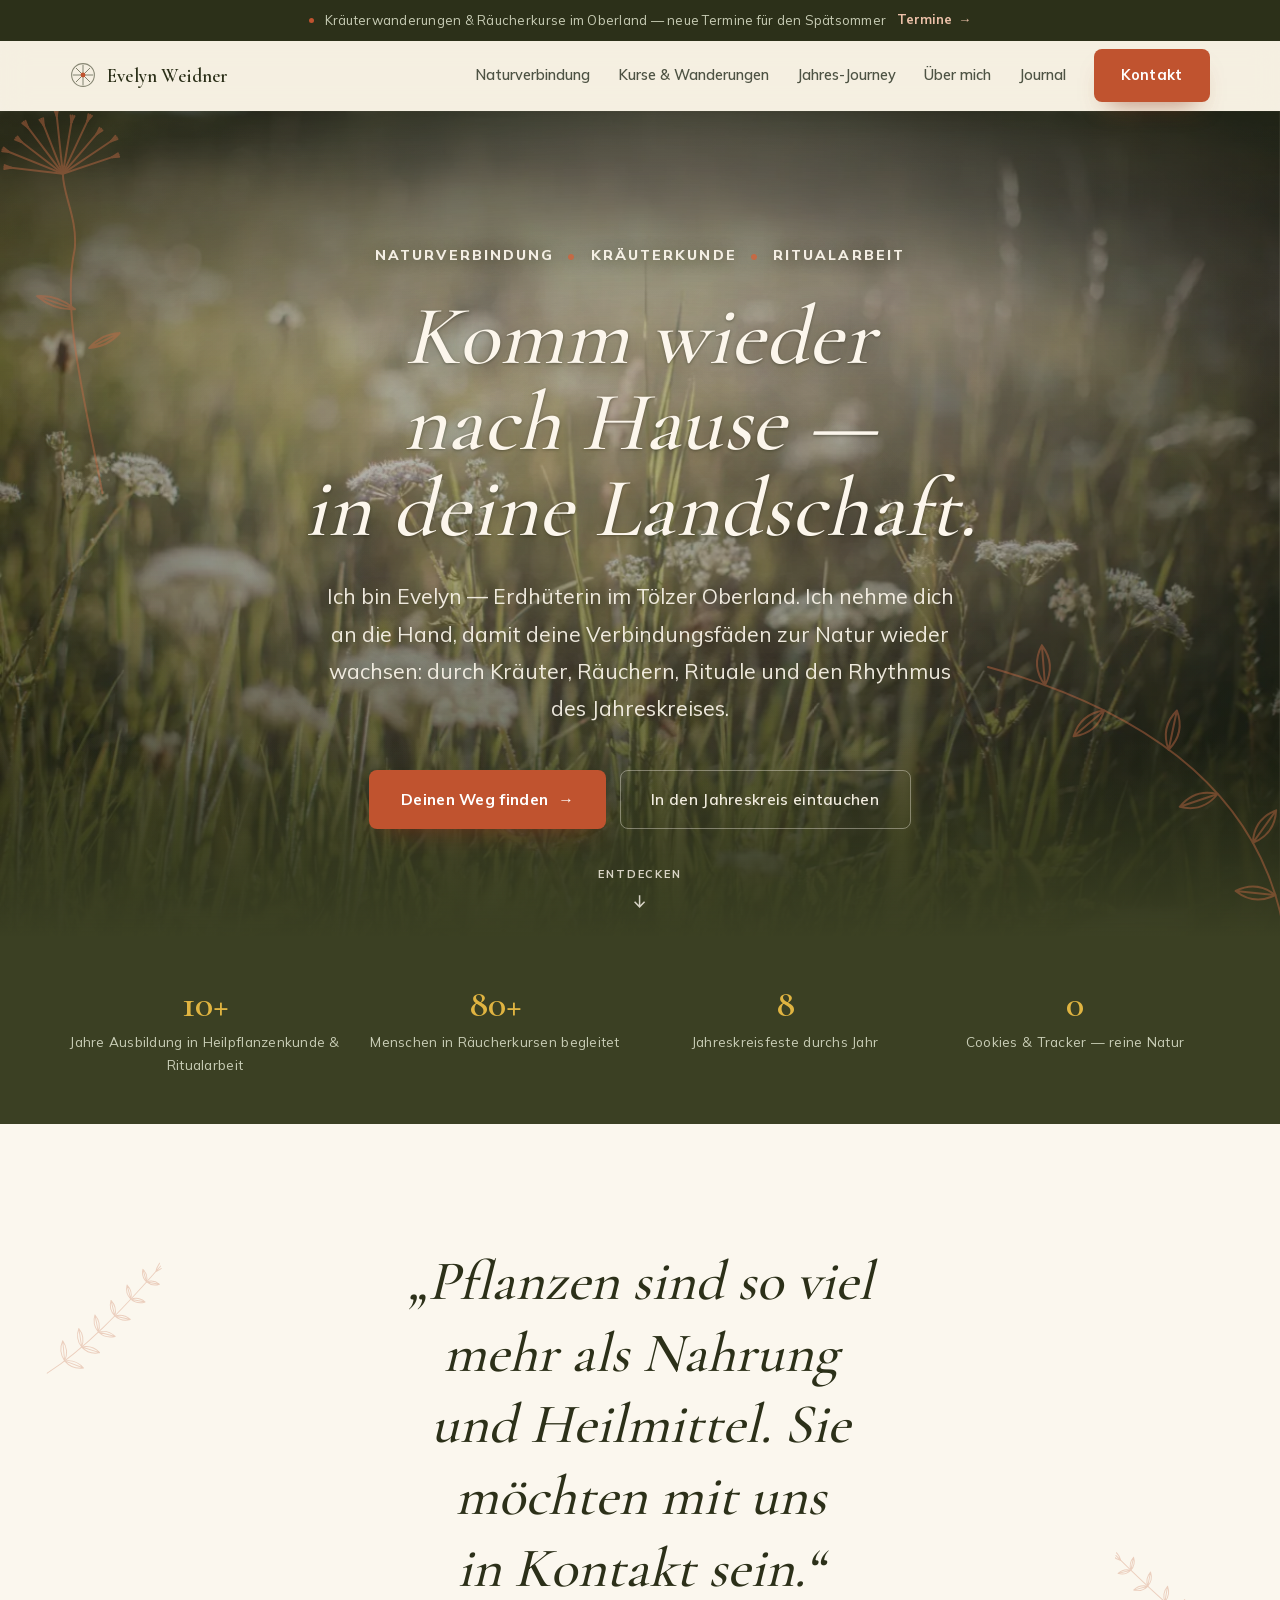
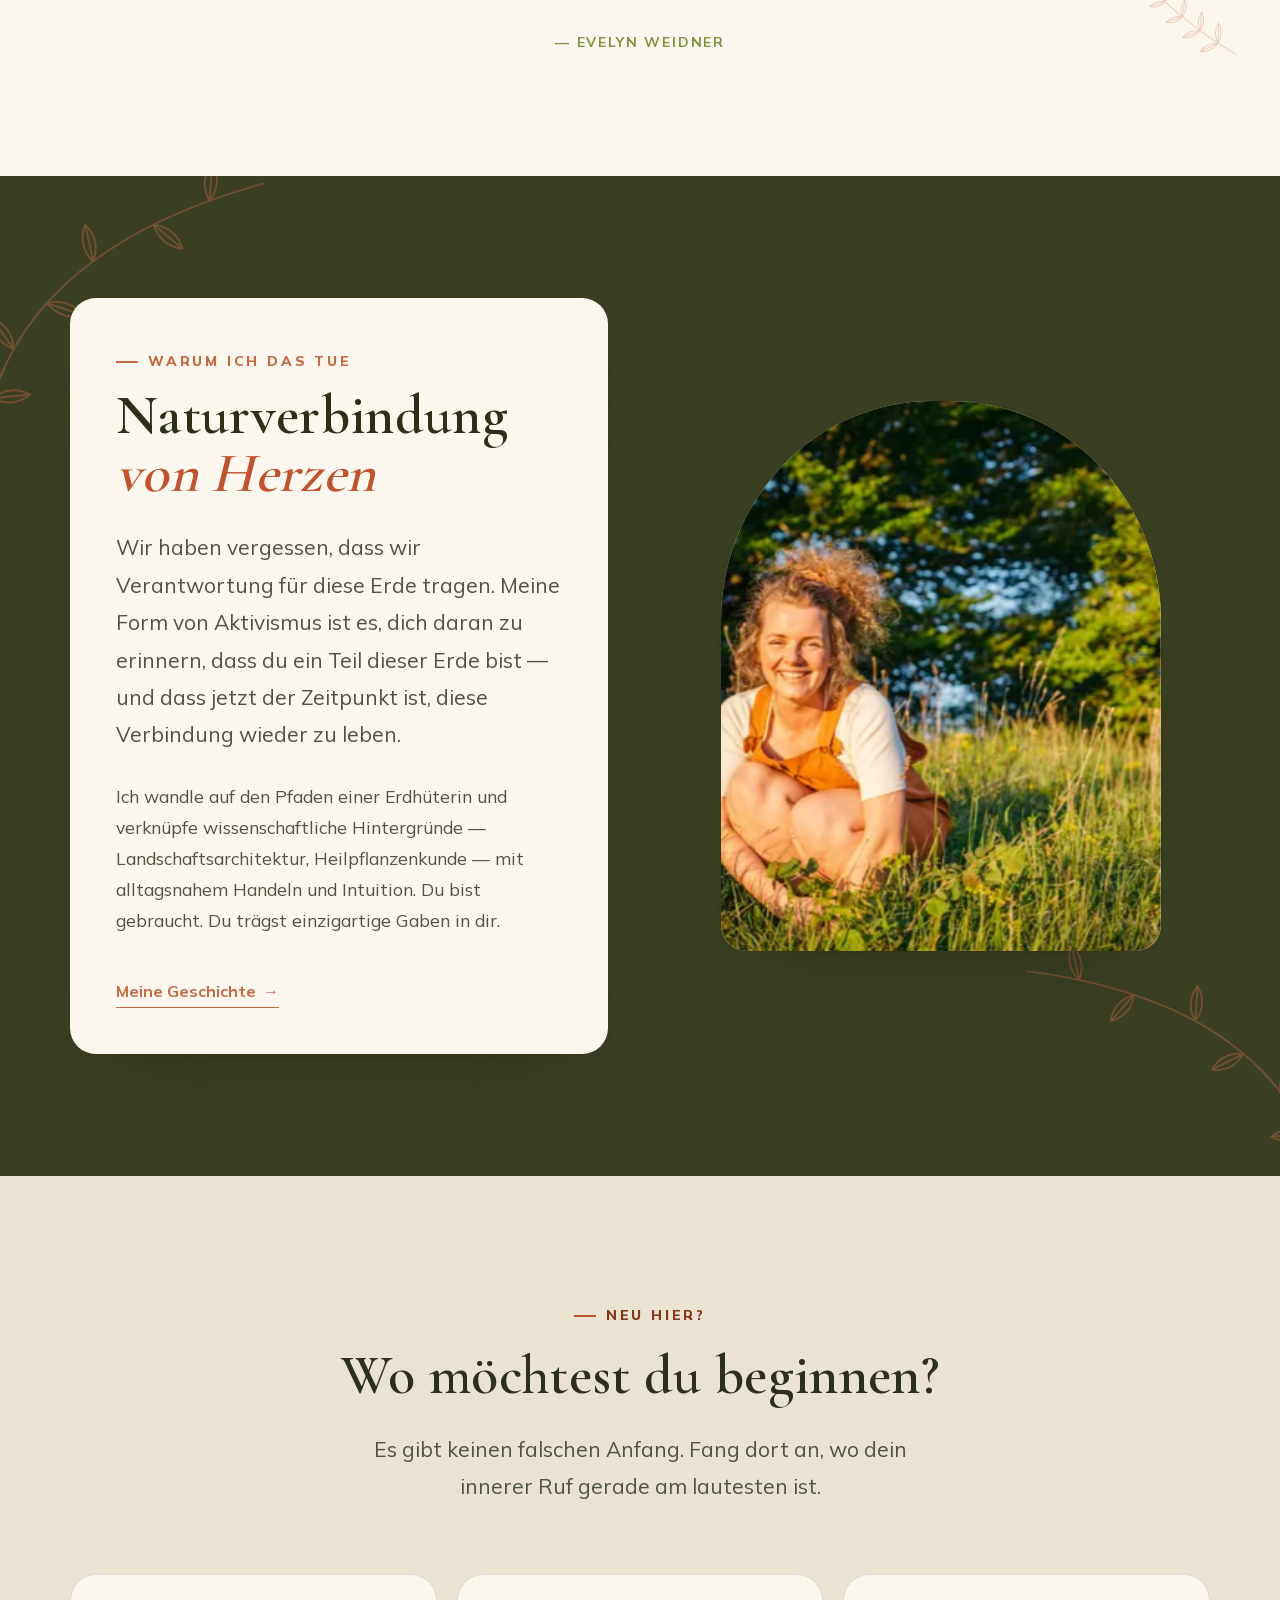
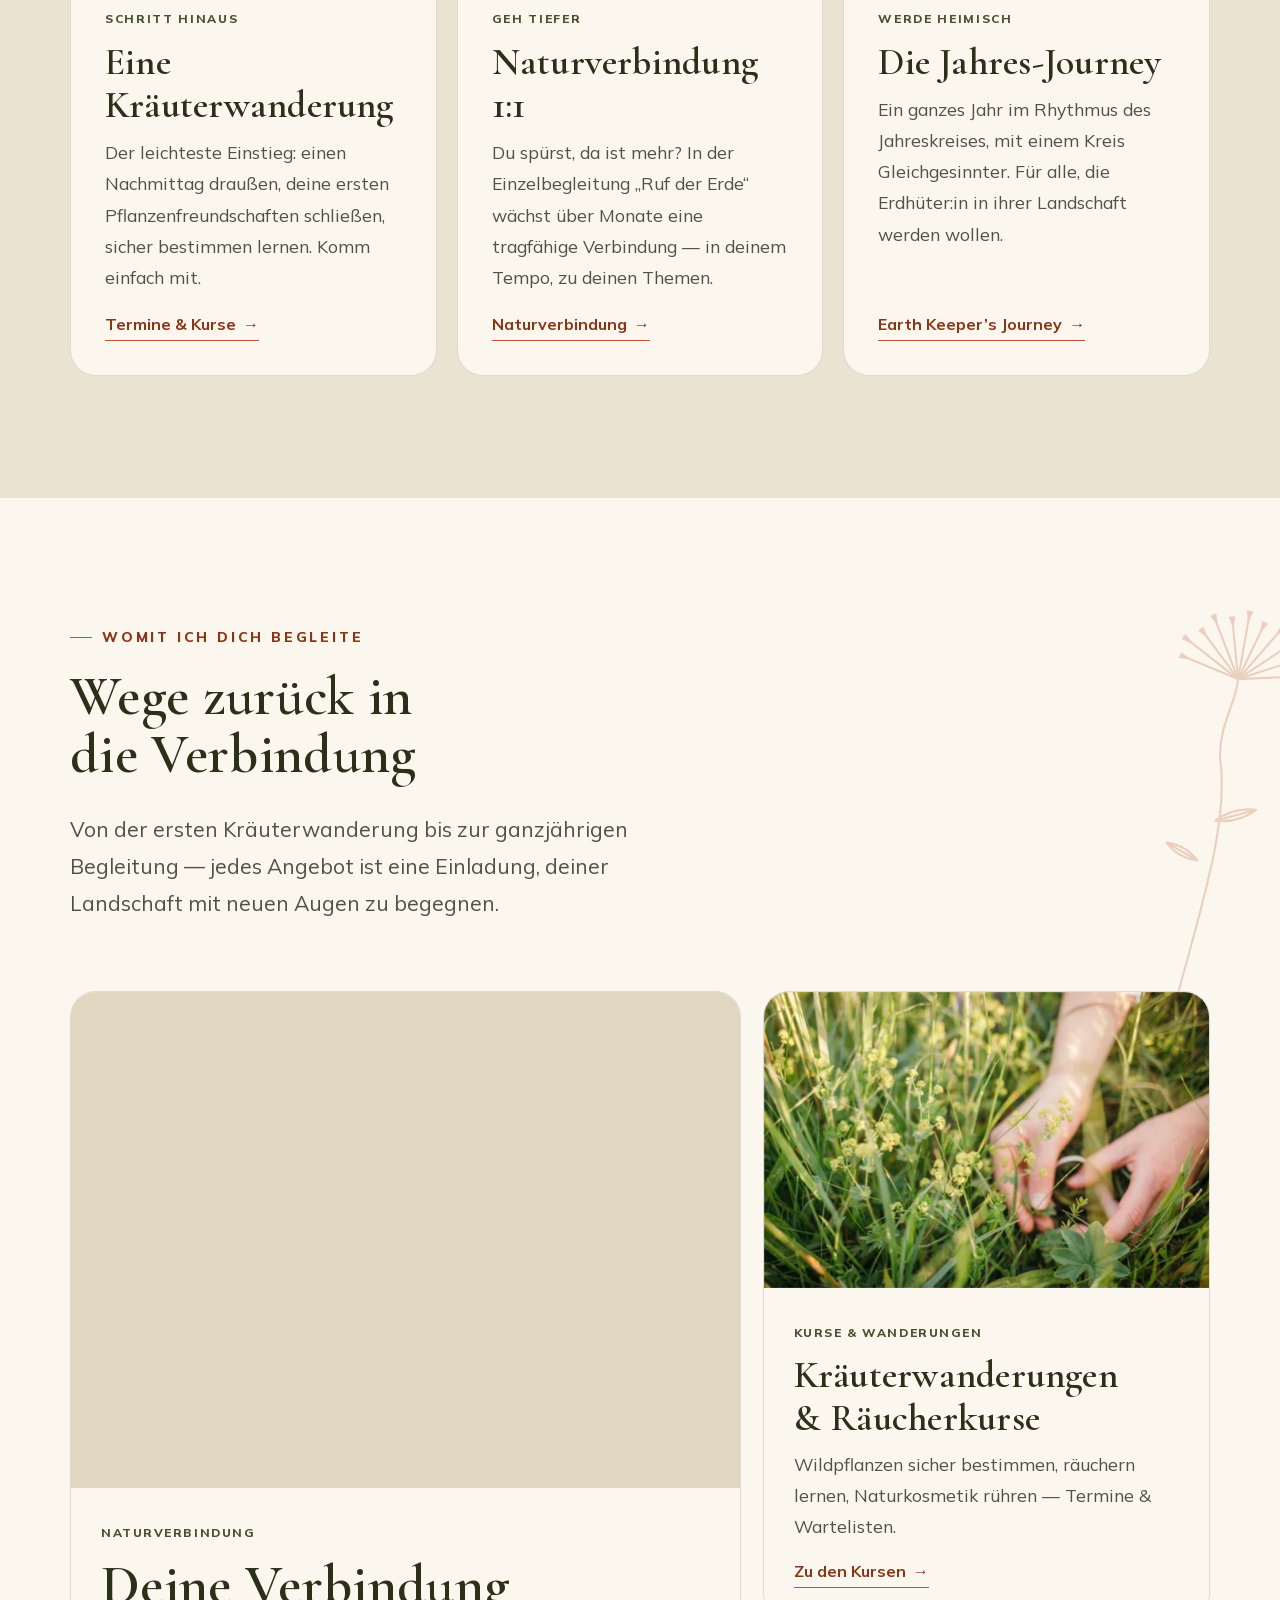
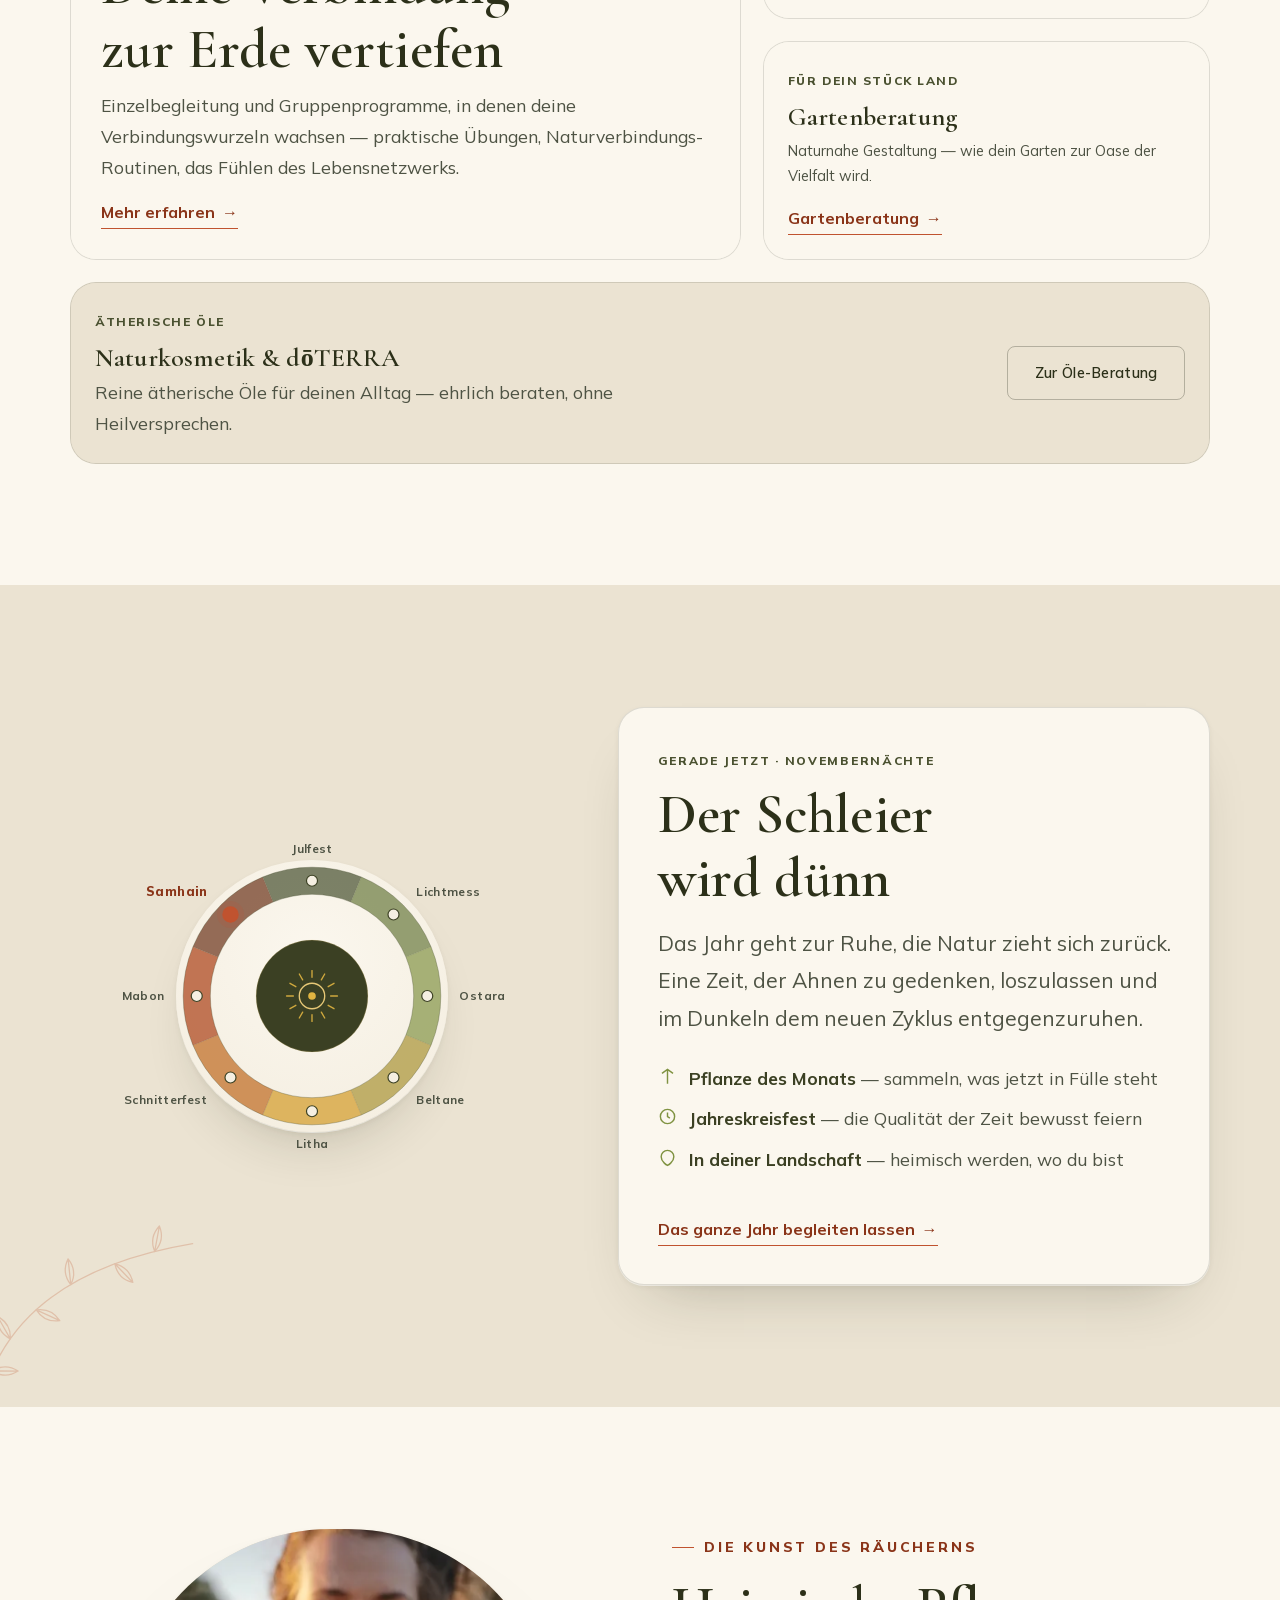
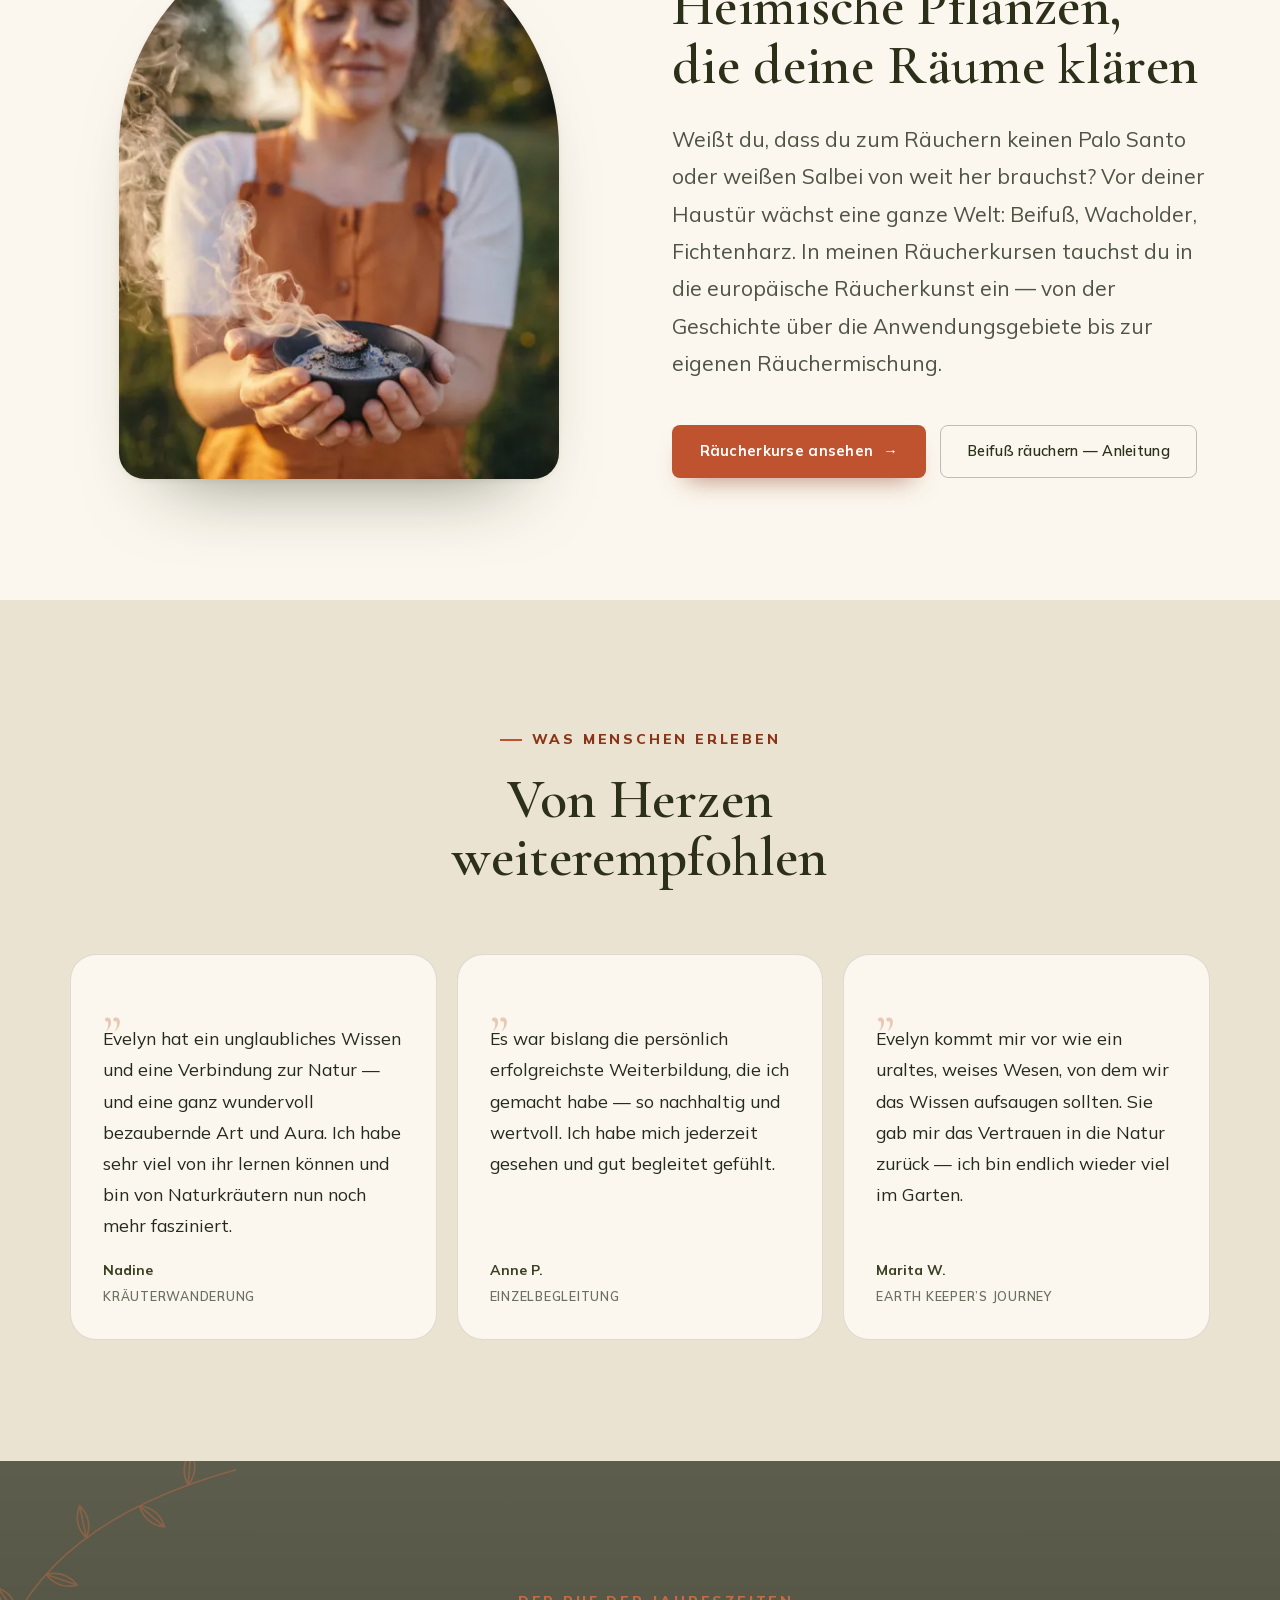
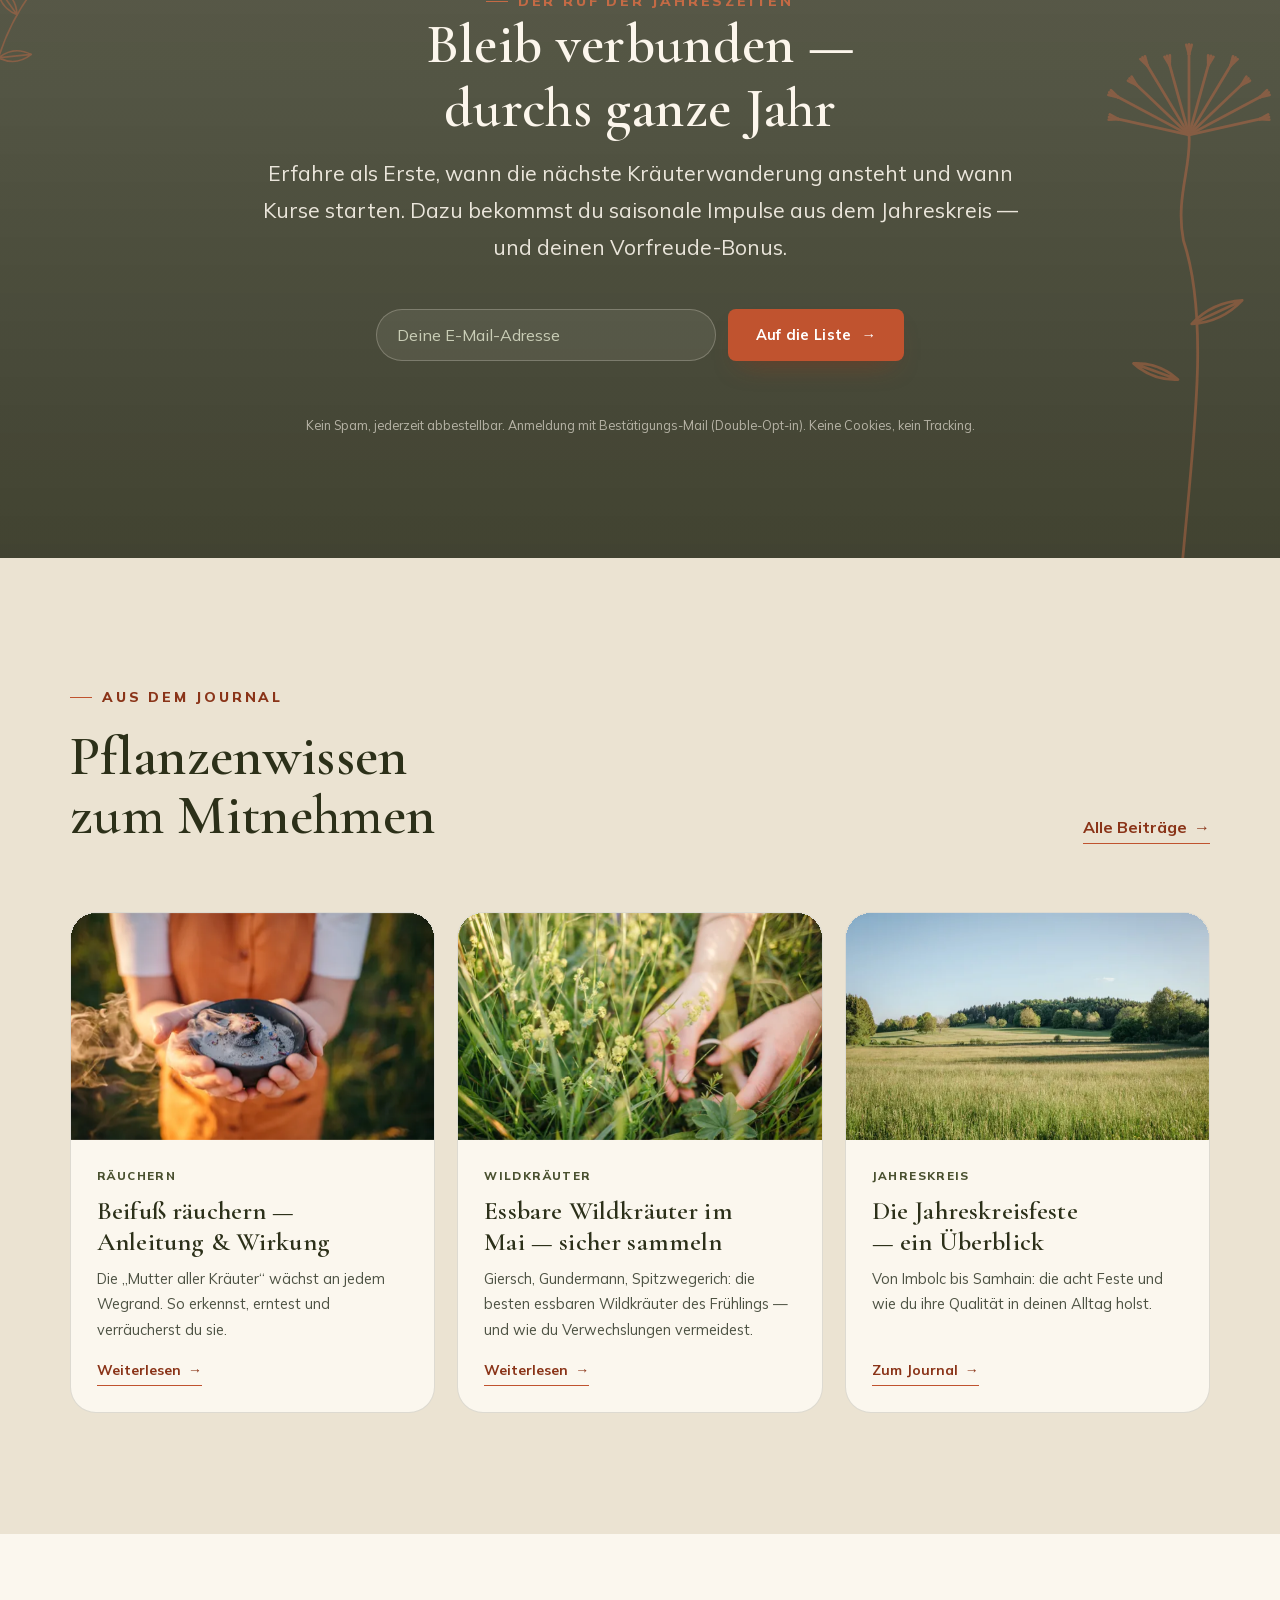
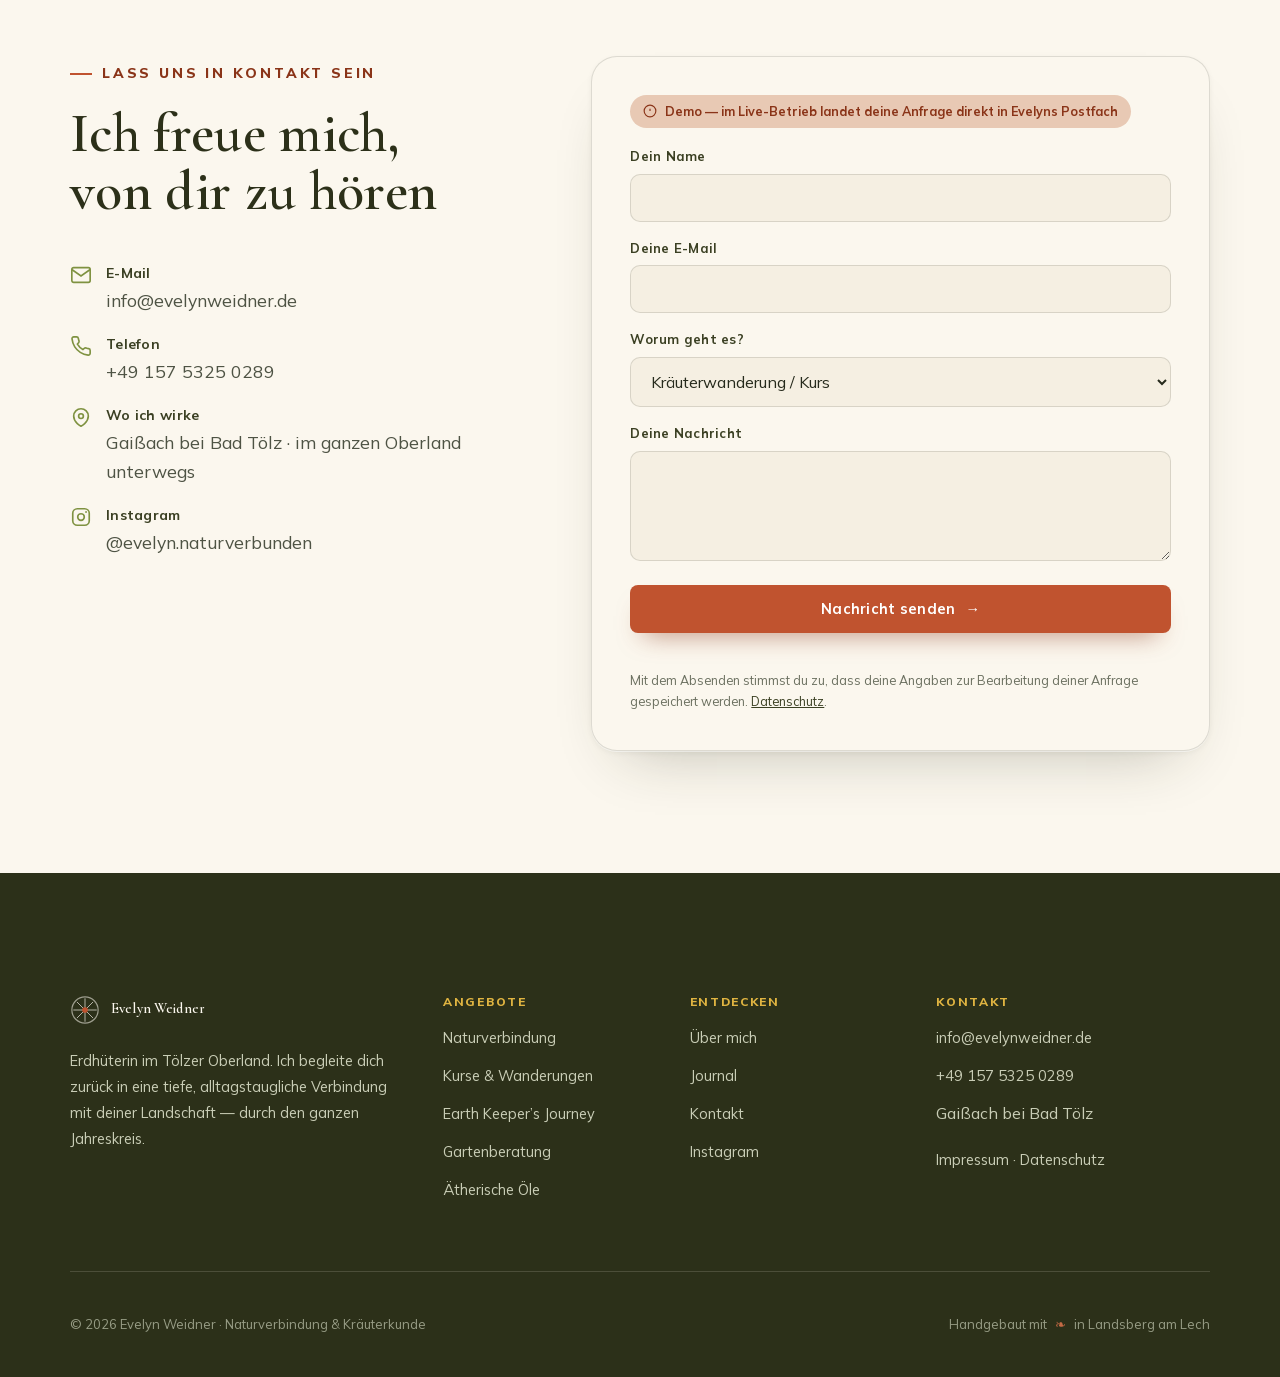
<file: index.html>
<!DOCTYPE html>
<!--
  ╔══════════════════════════════════════════════════════════════════════╗
  ║  EVELYN WEIDNER · Erdhüterin · Naturverbindung · Kräuterkunde         ║
  ║  Gaißach im Oberland · Lechcode-Vorschau (ANFRAGE, Inhalte-Freigabe)  ║
  ║  Design: „Xálish“ — Tief-Olive + Creme + Terrakotta, botanische       ║
  ║  Linien-Overlays, Foto-Hero, Cormorant Garamond + Mulish.             ║
  ╠══════════════════════════════════════════════════════════════════════╣
  ║  ⚠ DEMO — noindex aktiv. Fotos: Jasmin Breidenbach (Rechte klären).  ║
  ║    Preise = auf Anfrage / [KLÄREN]. Rechtsseiten = Platzhalter.       ║
  ╚══════════════════════════════════════════════════════════════════════╝
-->
<html lang="de">
<head>
  <meta charset="UTF-8" />
  <meta name="viewport" content="width=device-width, initial-scale=1.0" />
  <script>document.documentElement.classList.add('js');if(location.search.indexOf('foto')>-1)document.documentElement.classList.add('foto');</script>
  <!-- ENTFERNEN sobald Impressum+Datenschutz live & vom Kunden freigegeben (auf ALLEN Seiten gleichzeitig) -->
  <meta name="robots" content="noindex, nofollow" />
  <title>Naturverbindung & Kräuterkunde im Oberland | Evelyn Weidner</title>
  <meta name="description" content="Evelyn Weidner, Erdhüterin aus Gaißach bei Bad Tölz, begleitet dich zurück in eine tiefe Verbindung mit deiner Landschaft — Naturverbindung, Kräuterwanderungen, Räucherkurse und der Jahreskreis. Jetzt entdecken." />
  <meta property="og:title" content="Evelyn Weidner — Naturverbindung, Kräuterkunde & der Jahreskreis" />
  <meta property="og:description" content="Komm wieder nach Hause in deine Landschaft — Naturverbindung, Kräuterwanderungen & Räucherkurse im Tölzer Oberland." />
  <meta property="og:type" content="website" />
  <meta property="og:locale" content="de_DE" />
  <meta property="og:site_name" content="Evelyn Weidner · Erdhüterin im Oberland" />
  <!-- DEMO: OG zeigt auf die Vorschau-URL, damit WhatsApp/Social-Previews laden. Bei Go-Live auf echte Domain. -->
  <meta property="og:url" content="https://lechcode.github.io/evelyn-weidner-vorschau/" />
  <meta property="og:image" content="https://lechcode.github.io/evelyn-weidner-vorschau/assets/og.jpg" />
  <meta property="og:image:secure_url" content="https://lechcode.github.io/evelyn-weidner-vorschau/assets/og.jpg" />
  <meta property="og:image:type" content="image/jpeg" />
  <meta property="og:image:width" content="1200" />
  <meta property="og:image:height" content="630" />
  <meta property="og:image:alt" content="Sommerwiese im Gegenlicht mit der Zeile „Komm wieder nach Hause“ — Evelyn Weidner, Erdhüterin im Oberland" />
  <!-- Twitter-Card: greift bei Signal, Telegram, iMessage, LinkedIn & Co. -->
  <meta name="twitter:card" content="summary_large_image" />
  <meta name="twitter:title" content="Evelyn Weidner — Naturverbindung, Kräuterkunde & der Jahreskreis" />
  <meta name="twitter:description" content="Komm wieder nach Hause in deine Landschaft — Naturverbindung, Kräuterwanderungen & Räucherkurse im Tölzer Oberland." />
  <meta name="twitter:image" content="https://lechcode.github.io/evelyn-weidner-vorschau/assets/og.jpg" />
  <meta name="theme-color" content="#3B4023" />
  <link rel="icon" href="data:image/svg+xml,%3Csvg xmlns='http://www.w3.org/2000/svg' viewBox='0 0 32 32'%3E%3Crect width='32' height='32' rx='7' fill='%233B4023'/%3E%3Ccircle cx='16' cy='16' r='9.5' fill='none' stroke='%23E2BB8F' stroke-width='1.3'/%3E%3Cg stroke='%23EBE3D2' stroke-width='1'%3E%3Cpath d='M16 6.5V25.5M6.5 16H25.5M9.2 9.2l13.6 13.6M22.8 9.2 9.2 22.8'/%3E%3C/g%3E%3Ccircle cx='16' cy='16' r='2.4' fill='%23C0532F'/%3E%3C/svg%3E" />
  <!-- Schriften lokal (DSGVO) — Cormorant Garamond + Mulish -->
  <link rel="preload" as="font" type="font/woff2" href="assets/fonts/cormorant-garamond-latin.woff2" crossorigin>
  <link rel="preload" as="font" type="font/woff2" href="assets/fonts/mulish-latin.woff2" crossorigin>
  <link rel="stylesheet" href="assets/fonts.css">
  <!-- Hero-Foto vorladen (LCP) -->
  <link rel="preload" as="image" href="assets/img/wiese-gegenlicht-1024.webp" imagesrcset="assets/img/wiese-gegenlicht-640.webp 640w, assets/img/wiese-gegenlicht-1024.webp 1024w, assets/img/wiese-gegenlicht-1200.webp 1200w" imagesizes="100vw" type="image/webp">

  <!-- JSON-LD: nur sichtbare, belegte Angaben. Kein AggregateRating (self-serving). -->
  <script type="application/ld+json">
  {
    "@context": "https://schema.org",
    "@type": "ProfessionalService",
    "name": "Evelyn Weidner — Naturverbindung & Kräuterkunde",
    "description": "Erdhüterin, Naturverbindungs-Begleiterin und Kräuterkundige in Gaißach bei Bad Tölz. Naturverbindung, Kräuterwanderungen, Räucherkurse, Ritualarbeit und Gartenberatung im Rhythmus des Jahreskreises.",
    "url": "https://evelynweidner.de/",
    "image": "https://lechcode.github.io/evelyn-weidner-vorschau/assets/og.jpg",
    "telephone": "+49 157 53250289",
    "email": "info@evelynweidner.de",
    "address": {
      "@type": "PostalAddress",
      "streetAddress": "Scharwinkelweg 11",
      "postalCode": "83674",
      "addressLocality": "Gaißach",
      "addressRegion": "Bayern",
      "addressCountry": "DE"
    },
    "areaServed": [
      { "@type": "City", "name": "Bad Tölz" },
      { "@type": "AdministrativeArea", "name": "Oberbayern / Tölzer Land" }
    ],
    "knowsAbout": ["Naturverbindung","Heilpflanzenkunde","Kräuterwanderung","Räuchern","Ritualarbeit","Jahreskreis","naturnahe Gartengestaltung"],
    "sameAs": ["https://www.instagram.com/evelyn.naturverbunden"]
  }
  </script>

  <link rel="stylesheet" href="assets/site.css?v=8">
</head>
<body>
  <a href="#main" class="btn" style="position:absolute;left:-9999px;top:8px;z-index:200;" onfocus="this.style.left='8px'" onblur="this.style.left='-9999px'">Zum Inhalt springen</a>

  <!-- ═══════ ANKÜNDIGUNGSLEISTE ═══════ -->
  <div class="announce">
    <div class="wrap">
      <span class="dot" aria-hidden="true"></span>
      <span class="txt"><span class="a-lg">Kräuterwanderungen &amp; Räucherkurse im Oberland — neue Termine für den Spätsommer</span><span class="a-sm">Neue Termine für den Spätsommer</span></span>
      <a href="kurse.html">Termine <span aria-hidden="true">→</span></a>
    </div>
  </div>

  <!-- ═══════ NAV ═══════ -->
  <header class="nav" id="nav">
    <div class="wrap nav-in">
      <a href="index.html" class="wm" aria-label="Evelyn Weidner — Startseite">
        <svg viewBox="0 0 32 32" aria-hidden="true"><circle cx="16" cy="16" r="14" fill="none" stroke="currentColor" stroke-width="1.3" opacity=".55"/><g stroke="currentColor" stroke-width="1" opacity=".7"><path d="M16 3.5v25M3.5 16h25M7.4 7.4l17.2 17.2M24.6 7.4 7.4 24.6"/></g><circle cx="16" cy="16" r="3" fill="#C0532F" stroke="none"/></svg>
        Evelyn Weidner
      </a>
      <nav class="nav-links" aria-label="Hauptnavigation">
        <a href="naturverbindung.html">Naturverbindung</a>
        <a href="kurse.html">Kurse &amp; Wanderungen</a>
        <a href="earth-keepers-journey.html">Jahres-Journey</a>
        <a href="ueber-mich.html">Über mich</a>
        <a href="blog.html">Journal</a>
        <a href="index.html#kontakt" class="btn btn-gold">Kontakt</a>
      </nav>
      <button class="nav-toggle" id="navToggle" aria-label="Menü öffnen" aria-expanded="false" aria-controls="mobileMenu">
        <span></span><span></span><span></span>
      </button>
    </div>
  </header>

  <!-- Mobile Menü -->
  <nav class="mobile-menu" id="mobileMenu" aria-label="Mobile Navigation">
    <a href="naturverbindung.html"><span>Naturverbindung</span><span class="num">01</span></a>
    <a href="kurse.html"><span>Kurse &amp; Wanderungen</span><span class="num">02</span></a>
    <a href="earth-keepers-journey.html"><span>Jahres-Journey</span><span class="num">03</span></a>
    <a href="ueber-mich.html"><span>Über mich</span><span class="num">04</span></a>
    <a href="blog.html"><span>Journal</span><span class="num">05</span></a>
    <a href="index.html#kontakt" class="btn btn-gold mm-cta">Kontakt aufnehmen</a>
  </nav>

  <main id="main">
  <!-- ═══════ FOTO-HERO (Xálish: Vollbild-Wiese, zentrierter Serif-Titel + Bullet-Tagline) ═══════ -->
  <section class="hero--photo">
    <div class="hero-media">
      <picture>
        <source type="image/webp" srcset="assets/img/wiese-gegenlicht-640.webp 640w, assets/img/wiese-gegenlicht-1024.webp 1024w, assets/img/wiese-gegenlicht-1200.webp 1200w" sizes="100vw">
        <img src="assets/img/wiese-gegenlicht-1024.jpg" width="1200" height="800" alt="Sonnendurchflutete Sommerwiese mit Wilder Möhre im weichen Gegenlicht" fetchpriority="high">
      </picture>
    </div>
    <div class="hero-scrim" aria-hidden="true"></div>
    <div class="botanik" style="top:-12px;left:-14px;width:min(19%,180px);transform:rotate(-6deg);" aria-hidden="true"><img src="assets/img/bo-dolde.svg" alt="" width="180" height="400" loading="lazy"></div>
    <div class="botanik" style="right:-30px;bottom:-30px;width:min(30%,340px);transform:scaleX(-1);" aria-hidden="true"><img src="assets/img/bo-ranke.svg" alt="" width="340" height="340" loading="lazy"></div>
    <div class="wrap">
      <div class="hero-inner">
        <p class="tagline center reveal">Naturverbindung <span class="sep" aria-hidden="true">•</span> Kräuterkunde <span class="sep" aria-hidden="true">•</span> Ritualarbeit</p>
        <h1 class="reveal d1">Komm wieder nach&nbsp;Hause —<br>in deine Landschaft.</h1>
        <p class="hero-sub reveal d2">Ich bin Evelyn — Erdhüterin im Tölzer Oberland. Ich nehme dich an die Hand, damit deine Verbindungsfäden zur Natur wieder wachsen: durch Kräuter, Räuchern, Rituale und den Rhythmus des Jahreskreises.</p>
        <div class="hero-cta reveal d3">
          <a href="#router" class="btn">Deinen Weg finden <span class="arr" aria-hidden="true">→</span></a>
          <a href="earth-keepers-journey.html" class="btn-ghost btn">In den Jahreskreis eintauchen</a>
        </div>
      </div>
    </div>
    <div class="scroll-cue" aria-hidden="true">
      <span>Entdecken</span>
      <svg viewBox="0 0 24 24" fill="none" stroke="currentColor" stroke-width="1.8"><path d="M12 5v14M6 13l6 6 6-6"/></svg>
    </div>
  </section>

  <!-- ═══════ Vertrauensleiste ═══════ -->
  <section class="trust" style="padding:0;">
    <div class="wrap trust-grid">
      <div class="trust-item reveal"><b>10+</b><span>Jahre Ausbildung in Heilpflanzen&shy;kunde &amp; Ritualarbeit</span></div>
      <div class="trust-item reveal d1"><b>80+</b><span>Menschen in Räucherkursen begleitet</span></div>
      <div class="trust-item reveal d2"><b>8</b><span>Jahreskreisfeste durchs Jahr</span></div>
      <div class="trust-item reveal d3"><b>0</b><span>Cookies &amp; Tracker — reine Natur</span></div>
    </div>
  </section>

  <!-- ═══════ Epigraph ═══════ -->
  <section class="epigraph paper">
    <div class="botanik soft" style="left:2%;top:24%;width:min(15%,150px);transform:rotate(-20deg);" aria-hidden="true"><img src="assets/img/bo-esche.svg" alt="" width="320" height="170" loading="lazy"></div>
    <div class="botanik soft" style="right:2%;bottom:20%;width:min(15%,150px);transform:scaleX(-1) rotate(-16deg);" aria-hidden="true"><img src="assets/img/bo-esche.svg" alt="" width="320" height="170" loading="lazy"></div>
    <div class="wrap reveal">
      <blockquote>„Pflanzen sind so viel mehr als Nahrung und Heilmittel. Sie möchten mit uns in Kontakt sein.“</blockquote>
      <div class="who">— Evelyn Weidner</div>
    </div>
  </section>

  <!-- ═══════ Feature-Band: Warum ich das tue (Creme-Card + Arch-Porträt auf Olive) ═══════ -->
  <section class="feature-band forest">
    <div class="botanik" style="left:-40px;top:-30px;width:min(26%,320px);" aria-hidden="true"><img src="assets/img/bo-ranke.svg" alt="" width="340" height="340" loading="lazy"></div>
    <div class="botanik" style="right:-46px;bottom:-40px;width:min(24%,300px);transform:scaleX(-1) rotate(8deg);" aria-hidden="true"><img src="assets/img/bo-ranke.svg" alt="" width="340" height="340" loading="lazy"></div>
    <div class="wrap fb-grid">
      <div class="fb-card reveal">
        <span class="eyebrow">Warum ich das tue</span>
        <h2 class="sec-head" style="margin:12px 0 var(--space-3);font-size:var(--step-4);">Naturverbindung <em style="font-style:italic;color:var(--terra);">von Herzen</em></h2>
        <p class="lead" style="margin-bottom:var(--space-3);">Wir haben vergessen, dass wir Verantwortung für diese Erde tragen. Meine Form von Aktivismus ist es, dich daran zu erinnern, dass du ein Teil dieser Erde bist — und dass jetzt der Zeitpunkt ist, diese Verbindung wieder zu leben.</p>
        <p style="color:var(--ink-soft);font-size:var(--step-0);line-height:var(--lh-relaxed);">Ich wandle auf den Pfaden einer Erdhüterin und verknüpfe wissenschaftliche Hintergründe — Landschaftsarchitektur, Heilpflanzenkunde — mit alltagsnahem Handeln und Intuition. Du bist gebraucht. Du trägst einzigartige Gaben in dir.</p>
        <div style="margin-top:var(--space-4);"><a href="ueber-mich.html" class="textlink">Meine Geschichte <span aria-hidden="true">→</span></a></div>
      </div>
      <div class="fb-media arch reveal d1">
        <picture>
          <source type="image/webp" srcset="assets/img/evelyn-sitzt-560.webp 560w, assets/img/evelyn-sitzt-900.webp 900w, assets/img/evelyn-sitzt-1200.webp 1200w" sizes="(max-width:900px) 84vw, 440px">
          <img src="assets/img/evelyn-sitzt-900.jpg" width="900" height="1125" alt="Evelyn sitzt achtsam in einer sommerlichen Wildblumenwiese" loading="lazy" decoding="async">
        </picture>
      </div>
    </div>
  </section>

  <!-- ═══════ Einstiegs-Router ═══════ -->
  <section id="router" class="sand">
    <div class="wrap">
      <div class="sec-head center reveal">
        <span class="eyebrow" style="justify-content:center;">Neu hier?</span>
        <h2>Wo möchtest du beginnen?</h2>
        <p>Es gibt keinen falschen Anfang. Fang dort an, wo dein innerer Ruf gerade am lautesten ist.</p>
      </div>
      <div class="router-grid">
        <div class="router-card reveal">
          <span class="step">Schritt hinaus</span>
          <h3>Eine Kräuterwanderung</h3>
          <p>Der leichteste Einstieg: einen Nachmittag draußen, deine ersten Pflanzenfreundschaften schließen, sicher bestimmen lernen. Komm einfach mit.</p>
          <a href="kurse.html" class="textlink">Termine &amp; Kurse <span aria-hidden="true">→</span></a>
        </div>
        <div class="router-card reveal d1">
          <span class="step">Geh tiefer</span>
          <h3>Naturverbindung 1:1</h3>
          <p>Du spürst, da ist mehr? In der Einzelbegleitung „Ruf der Erde“ wächst über Monate eine tragfähige Verbindung — in deinem Tempo, zu deinen Themen.</p>
          <a href="naturverbindung.html" class="textlink">Naturverbindung <span aria-hidden="true">→</span></a>
        </div>
        <div class="router-card reveal d2">
          <span class="step">Werde heimisch</span>
          <h3>Die Jahres-Journey</h3>
          <p>Ein ganzes Jahr im Rhythmus des Jahreskreises, mit einem Kreis Gleichgesinnter. Für alle, die Erdhüter:in in ihrer Landschaft werden wollen.</p>
          <a href="earth-keepers-journey.html" class="textlink">Earth Keeper’s Journey <span aria-hidden="true">→</span></a>
        </div>
      </div>
    </div>
  </section>

  <!-- ═══════ Angebote (gewichtet) ═══════ -->
  <section id="angebote" class="paper">
    <div class="botanik soft" style="right:-30px;top:6%;width:min(16%,190px);transform:scaleX(-1) rotate(-10deg);" aria-hidden="true"><img src="assets/img/bo-dolde.svg" alt="" width="180" height="400" loading="lazy"></div>
    <div class="wrap">
      <div class="sec-head reveal">
        <span class="eyebrow">Womit ich dich begleite</span>
        <h2>Wege zurück in die Verbindung</h2>
        <p>Von der ersten Kräuterwanderung bis zur ganzjährigen Begleitung — jedes Angebot ist eine Einladung, deiner Landschaft mit neuen Augen zu begegnen.</p>
      </div>
      <div class="offers">
        <article class="offer offer-feature reveal">
          <div class="media"><picture><source type="image/webp" srcset="assets/img/wiese-gehen-640.webp 640w, assets/img/wiese-gehen-1024.webp 1024w, assets/img/wiese-gehen-1600.webp 1600w" sizes="(max-width:900px) 92vw, 640px"><img src="assets/img/wiese-gehen-1024.jpg" width="1024" height="683" alt="Evelyn geht in weißem Kleid durch eine hohe Wildblumenwiese" loading="lazy" decoding="async"></picture></div>
          <div class="body">
            <span class="kicker">Naturverbindung</span>
            <h3>Deine Verbindung zur Erde vertiefen</h3>
            <p>Einzelbegleitung und Gruppenprogramme, in denen deine Verbindungswurzeln wachsen — praktische Übungen, Naturverbindungs-Routinen, das Fühlen des Lebensnetzwerks.</p>
            <a href="naturverbindung.html" class="textlink">Mehr erfahren <span aria-hidden="true">→</span></a>
          </div>
        </article>
        <article class="offer reveal d1">
          <div class="media"><picture><source type="image/webp" srcset="assets/img/kraeuter-pfluecken-560.webp 560w, assets/img/kraeuter-pfluecken-900.webp 900w, assets/img/kraeuter-pfluecken-1200.webp 1200w" sizes="(max-width:900px) 92vw, 430px"><img src="assets/img/kraeuter-pfluecken-900.jpg" width="900" height="600" alt="Hand pflückt behutsam Frauenmantel und Wildkräuter in der Wiese" loading="lazy" decoding="async"></picture></div>
          <div class="body">
            <span class="kicker">Kurse &amp; Wanderungen</span>
            <h3>Kräuterwanderungen &amp; Räucherkurse</h3>
            <p>Wildpflanzen sicher bestimmen, räuchern lernen, Naturkosmetik rühren — Termine &amp; Wartelisten.</p>
            <a href="kurse.html" class="textlink">Zu den Kursen <span aria-hidden="true">→</span></a>
          </div>
        </article>
        <article class="offer small reveal d2">
          <div class="body">
            <span class="kicker">Für dein Stück Land</span>
            <h3>Gartenberatung</h3>
            <p>Naturnahe Gestaltung — wie dein Garten zur Oase der Vielfalt wird.</p>
            <a href="gartenberatung.html" class="textlink">Gartenberatung <span aria-hidden="true">→</span></a>
          </div>
        </article>
      </div>
      <div style="margin-top:22px;" class="reveal d1">
        <article class="offer small offer--quiet">
          <div class="body" style="display:flex;justify-content:space-between;align-items:center;gap:18px;flex-wrap:wrap;width:100%;">
            <div>
              <span class="kicker">Ätherische Öle</span>
              <h3 style="margin-bottom:4px;">Naturkosmetik &amp; dōTERRA</h3>
              <p style="max-width:52ch;">Reine ätherische Öle für deinen Alltag — ehrlich beraten, ohne Heilversprechen.</p>
            </div>
            <a href="doterra.html" class="btn-ghost btn">Zur Öle-Beratung</a>
          </div>
        </article>
      </div>
    </div>
  </section>

  <!-- ═══════ Jahreskreis-Sektion (Evelyns Signet — das lebendige Jahresrad) ═══════ -->
  <section class="season sand">
    <div class="botanik soft" style="left:-24px;bottom:-20px;width:min(18%,220px);transform:rotate(6deg);" aria-hidden="true"><img src="assets/img/bo-ranke.svg" alt="" width="340" height="340" loading="lazy"></div>
    <div class="wrap season-inner">
      <div class="season-visual reveal">
        <svg class="jahresrad" viewBox="-36 -36 472 472" role="img" aria-label="Der Jahreskreis — acht Stationen im Jahreslauf" style="overflow:visible;">
          <g class="jr-band">
            <path d="M141.83 59.57 A152 152 0 0 1 258.17 59.57 L245.92 89.13 A120 120 0 0 0 154.08 89.13 Z" fill="#5D6446" opacity=".8"/>
            <path d="M258.17 59.57 A152 152 0 0 1 340.43 141.83 L310.87 154.08 A120 120 0 0 0 245.92 89.13 Z" fill="#7C8A54" opacity=".8"/>
            <path d="M340.43 141.83 A152 152 0 0 1 340.43 258.17 L310.87 245.92 A120 120 0 0 0 310.87 154.08 Z" fill="#93A15A" opacity=".8"/>
            <path d="M340.43 258.17 A152 152 0 0 1 258.17 340.43 L245.92 310.87 A120 120 0 0 0 310.87 245.92 Z" fill="#B39F4C" opacity=".8"/>
            <path d="M258.17 340.43 A152 152 0 0 1 141.83 340.43 L154.08 310.87 A120 120 0 0 0 245.92 310.87 Z" fill="#D7A63F" opacity=".8"/>
            <path d="M141.83 340.43 A152 152 0 0 1 59.57 258.17 L89.13 245.92 A120 120 0 0 0 154.08 310.87 Z" fill="#C67A38" opacity=".8"/>
            <path d="M59.57 258.17 A152 152 0 0 1 59.57 141.83 L89.13 154.08 A120 120 0 0 0 89.13 245.92 Z" fill="#B4562F" opacity=".8"/>
            <path d="M59.57 141.83 A152 152 0 0 1 141.83 59.57 L154.08 89.13 A120 120 0 0 0 89.13 154.08 Z" fill="#7C4A32" opacity=".8"/>
          </g>
          <circle class="jr-ring" style="--dash:955" cx="200" cy="200" r="152" fill="none" stroke="#3B4023" stroke-width="1" opacity=".35"/>
          <circle class="jr-ring" style="--dash:754" cx="200" cy="200" r="120" fill="none" stroke="#3B4023" stroke-width="1" opacity=".35"/>
          <g stroke="#3B4023" stroke-width=".8" opacity=".22">
            <line x1="154.08" y1="89.13" x2="141.83" y2="59.57"/><line x1="245.92" y1="89.13" x2="258.17" y2="59.57"/>
            <line x1="310.87" y1="154.08" x2="340.43" y2="141.83"/><line x1="310.87" y1="245.92" x2="340.43" y2="258.17"/>
            <line x1="245.92" y1="310.87" x2="258.17" y2="340.43"/><line x1="154.08" y1="310.87" x2="141.83" y2="340.43"/>
            <line x1="89.13" y1="245.92" x2="59.57" y2="258.17"/><line x1="89.13" y1="154.08" x2="59.57" y2="141.83"/>
          </g>
          <circle cx="200" cy="200" r="66" fill="#3B4023"/>
          <circle cx="200" cy="200" r="66" fill="none" stroke="#E7C877" stroke-width="1" opacity=".25"/>
          <g stroke="#E0B441" stroke-width="1.6" stroke-linecap="round" opacity=".9">
            <line x1="222.00" y1="200.00" x2="230.00" y2="200.00"/><line x1="219.05" y1="211.00" x2="225.98" y2="215.00"/>
            <line x1="211.00" y1="219.05" x2="215.00" y2="225.98"/><line x1="200.00" y1="222.00" x2="200.00" y2="230.00"/>
            <line x1="189.00" y1="219.05" x2="185.00" y2="225.98"/><line x1="180.95" y1="211.00" x2="174.02" y2="215.00"/>
            <line x1="178.00" y1="200.00" x2="170.00" y2="200.00"/><line x1="180.95" y1="189.00" x2="174.02" y2="185.00"/>
            <line x1="189.00" y1="180.95" x2="185.00" y2="174.02"/><line x1="200.00" y1="178.00" x2="200.00" y2="170.00"/>
            <line x1="211.00" y1="180.95" x2="215.00" y2="174.02"/><line x1="219.05" y1="189.00" x2="225.98" y2="185.00"/>
          </g>
          <circle cx="200" cy="200" r="15" fill="none" stroke="#E7C877" stroke-width="1.6"/>
          <circle cx="200" cy="200" r="4.5" fill="#E0B441"/>
          <g id="seasonNodes"></g>
        </svg>
      </div>
      <div class="season-card reveal d1">
        <span class="now" id="seasonNow">Gerade jetzt · Hochsommer</span>
        <h3 id="seasonTitle">Die Fülle des Sommers</h3>
        <p id="seasonText">Die Wiesen stehen in voller Kraft, Johanniskraut und Schafgarbe blühen, die Sonne hat ihren höchsten Stand überschritten. Eine Zeit zu ernten, zu trocknen und dankbar zu sein für das, was wächst.</p>
        <ul>
          <li><svg viewBox="0 0 24 24" fill="none" stroke="currentColor" stroke-width="1.8" aria-hidden="true"><path d="M12 3v18M5 8l7-5 7 5"/></svg><span><b style="color:var(--forest);">Pflanze des Monats</b> — sammeln, was jetzt in Fülle steht</span></li>
          <li><svg viewBox="0 0 24 24" fill="none" stroke="currentColor" stroke-width="1.8" aria-hidden="true"><circle cx="12" cy="12" r="9"/><path d="M12 7v5l3 2"/></svg><span><b style="color:var(--forest);">Jahreskreisfest</b> — die Qualität der Zeit bewusst feiern</span></li>
          <li><svg viewBox="0 0 24 24" fill="none" stroke="currentColor" stroke-width="1.8" aria-hidden="true"><path d="M12 22s8-4 8-11a8 8 0 0 0-16 0c0 7 8 11 8 11z"/></svg><span><b style="color:var(--forest);">In deiner Landschaft</b> — heimisch werden, wo du bist</span></li>
        </ul>
        <div style="margin-top:var(--space-4);"><a href="earth-keepers-journey.html" class="textlink">Das ganze Jahr begleiten lassen <span aria-hidden="true">→</span></a></div>
      </div>
    </div>
  </section>

  <!-- ═══════ Räuchern (Arch-Foto + Botanik) ═══════ -->
  <section class="smoke paper">
    <div class="wrap smoke-inner">
      <div class="smoke-figure arch reveal">
        <picture><source type="image/webp" srcset="assets/img/raeuchern-andacht-480.webp 480w, assets/img/raeuchern-andacht-760.webp 760w, assets/img/raeuchern-andacht-1040.webp 1040w" sizes="(max-width:900px) 92vw, 440px"><img src="assets/img/raeuchern-andacht-760.jpg" width="760" height="1140" alt="Evelyn hält mit geschlossenen Augen eine rauchende Räucherschale — ein andächtiger Moment" loading="lazy" decoding="async"></picture>
      </div>
      <div class="reveal d1">
        <span class="eyebrow">Die Kunst des Räucherns</span>
        <h2 class="sec-head" style="margin-bottom:var(--space-3);">Heimische Pflanzen, die deine Räume klären</h2>
        <p class="lead">Weißt du, dass du zum Räuchern keinen Palo Santo oder weißen Salbei von weit her brauchst? Vor deiner Haustür wächst eine ganze Welt: Beifuß, Wacholder, Fichtenharz. In meinen Räucherkursen tauchst du in die europäische Räucherkunst ein — von der Geschichte über die Anwendungsgebiete bis zur eigenen Räuchermischung.</p>
        <div style="margin-top:var(--space-4);display:flex;gap:14px;flex-wrap:wrap;">
          <a href="kurse.html#raeuchern" class="btn">Räucherkurse ansehen <span class="arr" aria-hidden="true">→</span></a>
          <a href="blog-beifuss-raeuchern.html" class="btn-ghost btn">Beifuß räuchern — Anleitung</a>
        </div>
      </div>
    </div>
  </section>

  <!-- ═══════ Stimmen ═══════ -->
  <section class="voices sand">
    <div class="wrap">
      <div class="sec-head center reveal">
        <span class="eyebrow" style="justify-content:center;">Was Menschen erleben</span>
        <h2>Von Herzen weiterempfohlen</h2>
      </div>
      <div class="voices-grid">
        <figure class="voice reveal">
          <div class="quote-mark" aria-hidden="true">„</div>
          <p>Evelyn hat ein unglaubliches Wissen und eine Verbindung zur Natur — und eine ganz wundervoll bezaubernde Art und Aura. Ich habe sehr viel von ihr lernen können und bin von Naturkräutern nun noch mehr fasziniert.</p>
          <figcaption class="by">Nadine<span>Kräuterwanderung</span></figcaption>
        </figure>
        <figure class="voice reveal d1">
          <div class="quote-mark" aria-hidden="true">„</div>
          <p>Es war bislang die persönlich erfolgreichste Weiterbildung, die ich gemacht habe — so nachhaltig und wertvoll. Ich habe mich jederzeit gesehen und gut begleitet gefühlt.</p>
          <figcaption class="by">Anne P.<span>Einzelbegleitung</span></figcaption>
        </figure>
        <figure class="voice reveal d2">
          <div class="quote-mark" aria-hidden="true">„</div>
          <p>Evelyn kommt mir vor wie ein uraltes, weises Wesen, von dem wir das Wissen aufsaugen sollten. Sie gab mir das Vertrauen in die Natur zurück — ich bin endlich wieder viel im Garten.</p>
          <figcaption class="by">Marita W.<span>Earth Keeper’s Journey</span></figcaption>
        </figure>
      </div>
    </div>
  </section>

  <!-- ═══════ Foto-Newsletter (Xálish „Shíx pachway“ — über Foto, zentriert) ═══════ -->
  <section class="news--photo">
    <div class="news-media">
      <picture><source type="image/webp" srcset="assets/img/wiese-gehen-640.webp 640w, assets/img/wiese-gehen-1024.webp 1024w, assets/img/wiese-gehen-1600.webp 1600w" sizes="100vw"><img src="assets/img/wiese-gehen-1024.jpg" width="1600" height="1067" alt="Evelyn geht durch eine hohe, blühende Wildblumenwiese" loading="lazy" decoding="async"></picture>
    </div>
    <div class="news-scrim" aria-hidden="true"></div>
    <div class="botanik" style="left:-30px;top:-24px;width:min(22%,280px);" aria-hidden="true"><img src="assets/img/bo-ranke.svg" alt="" width="340" height="340" loading="lazy"></div>
    <div class="botanik" style="right:-34px;bottom:-30px;width:min(20%,250px);transform:scaleX(-1);" aria-hidden="true"><img src="assets/img/bo-dolde.svg" alt="" width="180" height="400" loading="lazy"></div>
    <div class="wrap">
      <div class="wrap-narrow reveal">
        <span class="eyebrow" style="justify-content:center;">Der Ruf der Jahreszeiten</span>
        <h2>Bleib verbunden — durchs ganze Jahr</h2>
        <p>Erfahre als Erste, wann die nächste Kräuterwanderung ansteht und wann Kurse starten. Dazu bekommst du saisonale Impulse aus dem Jahreskreis — und deinen Vorfreude-Bonus.</p>
        <form class="news-form" id="newsForm" novalidate>
          <label for="newsEmail" class="hp">Deine E-Mail-Adresse</label>
          <input type="email" id="newsEmail" name="email" placeholder="Deine E-Mail-Adresse" autocomplete="email" required>
          <input type="text" name="botcheck" class="hp" tabindex="-1" autocomplete="off" aria-hidden="true">
          <button type="submit" class="btn">Auf die Liste <span class="arr" aria-hidden="true">→</span></button>
        </form>
        <p class="form-msg" id="newsMsg" role="status" aria-live="polite"></p>
        <p class="news-note">Kein Spam, jederzeit abbestellbar. Anmeldung mit Bestätigungs-Mail (Double-Opt-in). Keine Cookies, kein Tracking.</p>
      </div>
    </div>
  </section>

  <!-- ═══════ Blog-Teaser ═══════ -->
  <section class="sand">
    <div class="wrap">
      <div class="sec-head reveal" style="display:flex;justify-content:space-between;align-items:flex-end;flex-wrap:wrap;gap:20px;max-width:none;">
        <div style="max-width:44ch;">
          <span class="eyebrow">Aus dem Journal</span>
          <h2 style="margin-top:var(--space-2);">Pflanzenwissen zum Mitnehmen</h2>
        </div>
        <a href="blog.html" class="textlink">Alle Beiträge <span aria-hidden="true">→</span></a>
      </div>
      <div class="blog-grid">
        <article class="post reveal">
          <a href="blog-beifuss-raeuchern.html" class="media"><picture><source type="image/webp" srcset="assets/img/raeuchern-haende-560.webp 560w, assets/img/raeuchern-haende-900.webp 900w, assets/img/raeuchern-haende-1200.webp 1200w" sizes="(max-width:900px) 92vw, 360px"><img src="assets/img/raeuchern-haende-900.jpg" width="900" height="600" alt="Hände halten eine rauchende Räucherschale in der Wiese" loading="lazy" decoding="async"></picture></a>
          <div class="body">
            <span class="tag">Räuchern</span>
            <h3>Beifuß räuchern — Anleitung &amp; Wirkung</h3>
            <p>Die „Mutter aller Kräuter“ wächst an jedem Wegrand. So erkennst, erntest und verräucherst du sie.</p>
            <a href="blog-beifuss-raeuchern.html" class="textlink">Weiterlesen <span aria-hidden="true">→</span></a>
          </div>
        </article>
        <article class="post reveal d1">
          <a href="blog-essbare-wildkraeuter-mai.html" class="media"><picture><source type="image/webp" srcset="assets/img/kraeuter-pfluecken-560.webp 560w, assets/img/kraeuter-pfluecken-900.webp 900w, assets/img/kraeuter-pfluecken-1200.webp 1200w" sizes="(max-width:900px) 92vw, 360px"><img src="assets/img/kraeuter-pfluecken-900.jpg" width="900" height="600" alt="Hand pflückt essbare Wildkräuter in einer Frühlingswiese" loading="lazy" decoding="async"></picture></a>
          <div class="body">
            <span class="tag">Wildkräuter</span>
            <h3>Essbare Wildkräuter im Mai — sicher sammeln</h3>
            <p>Giersch, Gundermann, Spitzwegerich: die besten essbaren Wildkräuter des Frühlings — und wie du Verwechslungen vermeidest.</p>
            <a href="blog-essbare-wildkraeuter-mai.html" class="textlink">Weiterlesen <span aria-hidden="true">→</span></a>
          </div>
        </article>
        <article class="post reveal d2">
          <a href="blog.html" class="media"><picture><source type="image/webp" srcset="assets/img/landschaft-feld-640.webp 640w, assets/img/landschaft-feld-1024.webp 1024w, assets/img/landschaft-feld-1200.webp 1200w" sizes="(max-width:900px) 92vw, 360px"><img src="assets/img/landschaft-feld-1024.jpg" width="1024" height="683" alt="Weite Voralpenlandschaft mit Feld und Waldrand" loading="lazy" decoding="async"></picture></a>
          <div class="body">
            <span class="tag">Jahreskreis</span>
            <h3>Die Jahreskreisfeste — ein Überblick</h3>
            <p>Von Imbolc bis Samhain: die acht Feste und wie du ihre Qualität in deinen Alltag holst.</p>
            <a href="blog.html" class="textlink">Zum Journal <span aria-hidden="true">→</span></a>
          </div>
        </article>
      </div>
    </div>
  </section>

  <!-- ═══════ Kontakt ═══════ -->
  <section id="kontakt" class="paper">
    <div class="wrap contact-inner">
      <div class="reveal">
        <span class="eyebrow">Lass uns in Kontakt sein</span>
        <h2 class="sec-head" style="margin-bottom:var(--space-4);">Ich freue mich, von dir zu hören</h2>
        <div class="contact-info">
          <div class="row"><svg viewBox="0 0 24 24" fill="none" stroke="currentColor" stroke-width="1.8" aria-hidden="true"><path d="M4 4h16v16H4z" opacity="0"/><path d="M22 6l-10 7L2 6"/><rect x="2" y="4" width="20" height="16" rx="2"/></svg><div><b>E-Mail</b><a href="mailto:info@evelynweidner.de">info@evelynweidner.de</a></div></div>
          <div class="row"><svg viewBox="0 0 24 24" fill="none" stroke="currentColor" stroke-width="1.8" aria-hidden="true"><path d="M22 16.9v3a2 2 0 0 1-2.2 2 19.8 19.8 0 0 1-8.6-3 19.5 19.5 0 0 1-6-6 19.8 19.8 0 0 1-3-8.6A2 2 0 0 1 4.1 2h3a2 2 0 0 1 2 1.7c.1.9.4 1.8.7 2.7a2 2 0 0 1-.5 2.1L8.1 9.9a16 16 0 0 0 6 6l1.4-1.2a2 2 0 0 1 2.1-.5c.9.3 1.8.6 2.7.7a2 2 0 0 1 1.7 2z"/></svg><div><b>Telefon</b><a href="tel:+4915753250289">+49 157 5325 0289</a></div></div>
          <div class="row"><svg viewBox="0 0 24 24" fill="none" stroke="currentColor" stroke-width="1.8" aria-hidden="true"><path d="M12 22s8-4 8-11a8 8 0 0 0-16 0c0 7 8 11 8 11z"/><circle cx="12" cy="11" r="2.6"/></svg><div><b>Wo ich wirke</b><span>Gaißach bei Bad Tölz · im ganzen Oberland unterwegs</span></div></div>
          <div class="row"><svg viewBox="0 0 24 24" fill="none" stroke="currentColor" stroke-width="1.8" aria-hidden="true"><rect x="3" y="3" width="18" height="18" rx="5"/><circle cx="12" cy="12" r="3.6"/><circle cx="17.5" cy="6.5" r="1" fill="currentColor" stroke="none"/></svg><div><b>Instagram</b><a href="https://www.instagram.com/evelyn.naturverbunden" target="_blank" rel="noopener noreferrer">@evelyn.naturverbunden</a></div></div>
        </div>
      </div>
      <div class="form-card reveal d1">
        <span class="demo-flag"><svg viewBox="0 0 24 24" width="14" height="14" fill="none" stroke="currentColor" stroke-width="2" aria-hidden="true"><circle cx="12" cy="12" r="10"/><path d="M12 8v4M12 16h.01"/></svg>Demo — im Live-Betrieb landet deine Anfrage direkt in Evelyns Postfach</span>
        <form id="contactForm" novalidate>
          <div class="field"><label for="cName">Dein Name</label><input type="text" id="cName" name="name" autocomplete="name" required></div>
          <div class="field"><label for="cMail">Deine E-Mail</label><input type="email" id="cMail" name="email" autocomplete="email" required></div>
          <div class="field"><label for="cTopic">Worum geht es?</label><select id="cTopic" name="topic"><option>Kräuterwanderung / Kurs</option><option>Naturverbindung (Einzelbegleitung)</option><option>Earth Keeper’s Journey</option><option>Gartenberatung</option><option>Ätherische Öle / dōTERRA</option><option>Etwas anderes</option></select></div>
          <div class="field"><label for="cMsg">Deine Nachricht</label><textarea id="cMsg" name="message" required></textarea></div>
          <button type="submit" class="btn" style="width:100%;justify-content:center;">Nachricht senden <span class="arr" aria-hidden="true">→</span></button>
          <p class="form-msg" id="contactMsg" role="status" aria-live="polite"></p>
          <p class="form-hint">Mit dem Absenden stimmst du zu, dass deine Angaben zur Bearbeitung deiner Anfrage gespeichert werden. <a href="datenschutz.html" style="color:var(--forest);text-decoration:underline;">Datenschutz</a>.</p>
        </form>
      </div>
    </div>
  </section>
  </main>

  <!-- ═══════ FOOTER ═══════ -->
  <footer class="site-footer">
    <div class="wrap">
      <div class="f-top">
        <div class="f-about">
          <a href="index.html" class="wm"><svg viewBox="0 0 32 32" aria-hidden="true"><circle cx="16" cy="16" r="14" fill="none" stroke="currentColor" stroke-width="1.3" opacity=".55"/><g stroke="currentColor" stroke-width="1" opacity=".7"><path d="M16 3.5v25M3.5 16h25M7.4 7.4l17.2 17.2M24.6 7.4 7.4 24.6"/></g><circle cx="16" cy="16" r="3" fill="#C0532F" stroke="none"/></svg>Evelyn Weidner</a>
          <p>Erdhüterin im Tölzer Oberland. Ich begleite dich zurück in eine tiefe, alltagstaugliche Verbindung mit deiner Landschaft — durch den ganzen Jahreskreis.</p>
        </div>
        <div>
          <h4>Angebote</h4>
          <ul>
            <li><a href="naturverbindung.html">Naturverbindung</a></li>
            <li><a href="kurse.html">Kurse &amp; Wanderungen</a></li>
            <li><a href="earth-keepers-journey.html">Earth Keeper’s Journey</a></li>
            <li><a href="gartenberatung.html">Gartenberatung</a></li>
            <li><a href="doterra.html">Ätherische Öle</a></li>
          </ul>
        </div>
        <div>
          <h4>Entdecken</h4>
          <ul>
            <li><a href="ueber-mich.html">Über mich</a></li>
            <li><a href="blog.html">Journal</a></li>
            <li><a href="index.html#kontakt">Kontakt</a></li>
            <li><a href="https://www.instagram.com/evelyn.naturverbunden" target="_blank" rel="noopener noreferrer">Instagram</a></li>
          </ul>
        </div>
        <div>
          <h4>Kontakt</h4>
          <ul>
            <li><a href="mailto:info@evelynweidner.de">info@evelynweidner.de</a></li>
            <li><a href="tel:+4915753250289">+49 157 5325 0289</a></li>
            <li>Gaißach bei Bad Tölz</li>
            <li style="margin-top:8px;"><a href="impressum.html">Impressum</a> · <a href="datenschutz.html">Datenschutz</a></li>
          </ul>
        </div>
      </div>
      <div class="f-bottom">
        <span>© <span id="year">2026</span> Evelyn Weidner · Naturverbindung &amp; Kräuterkunde</span>
        <span class="made">Handgebaut mit <span style="color:var(--terra-line);">❧</span> in Landsberg am Lech</span>
      </div>
    </div>
  </footer>

  <script src="assets/site.js?v=8" defer></script>
</body>
</html>
</file>
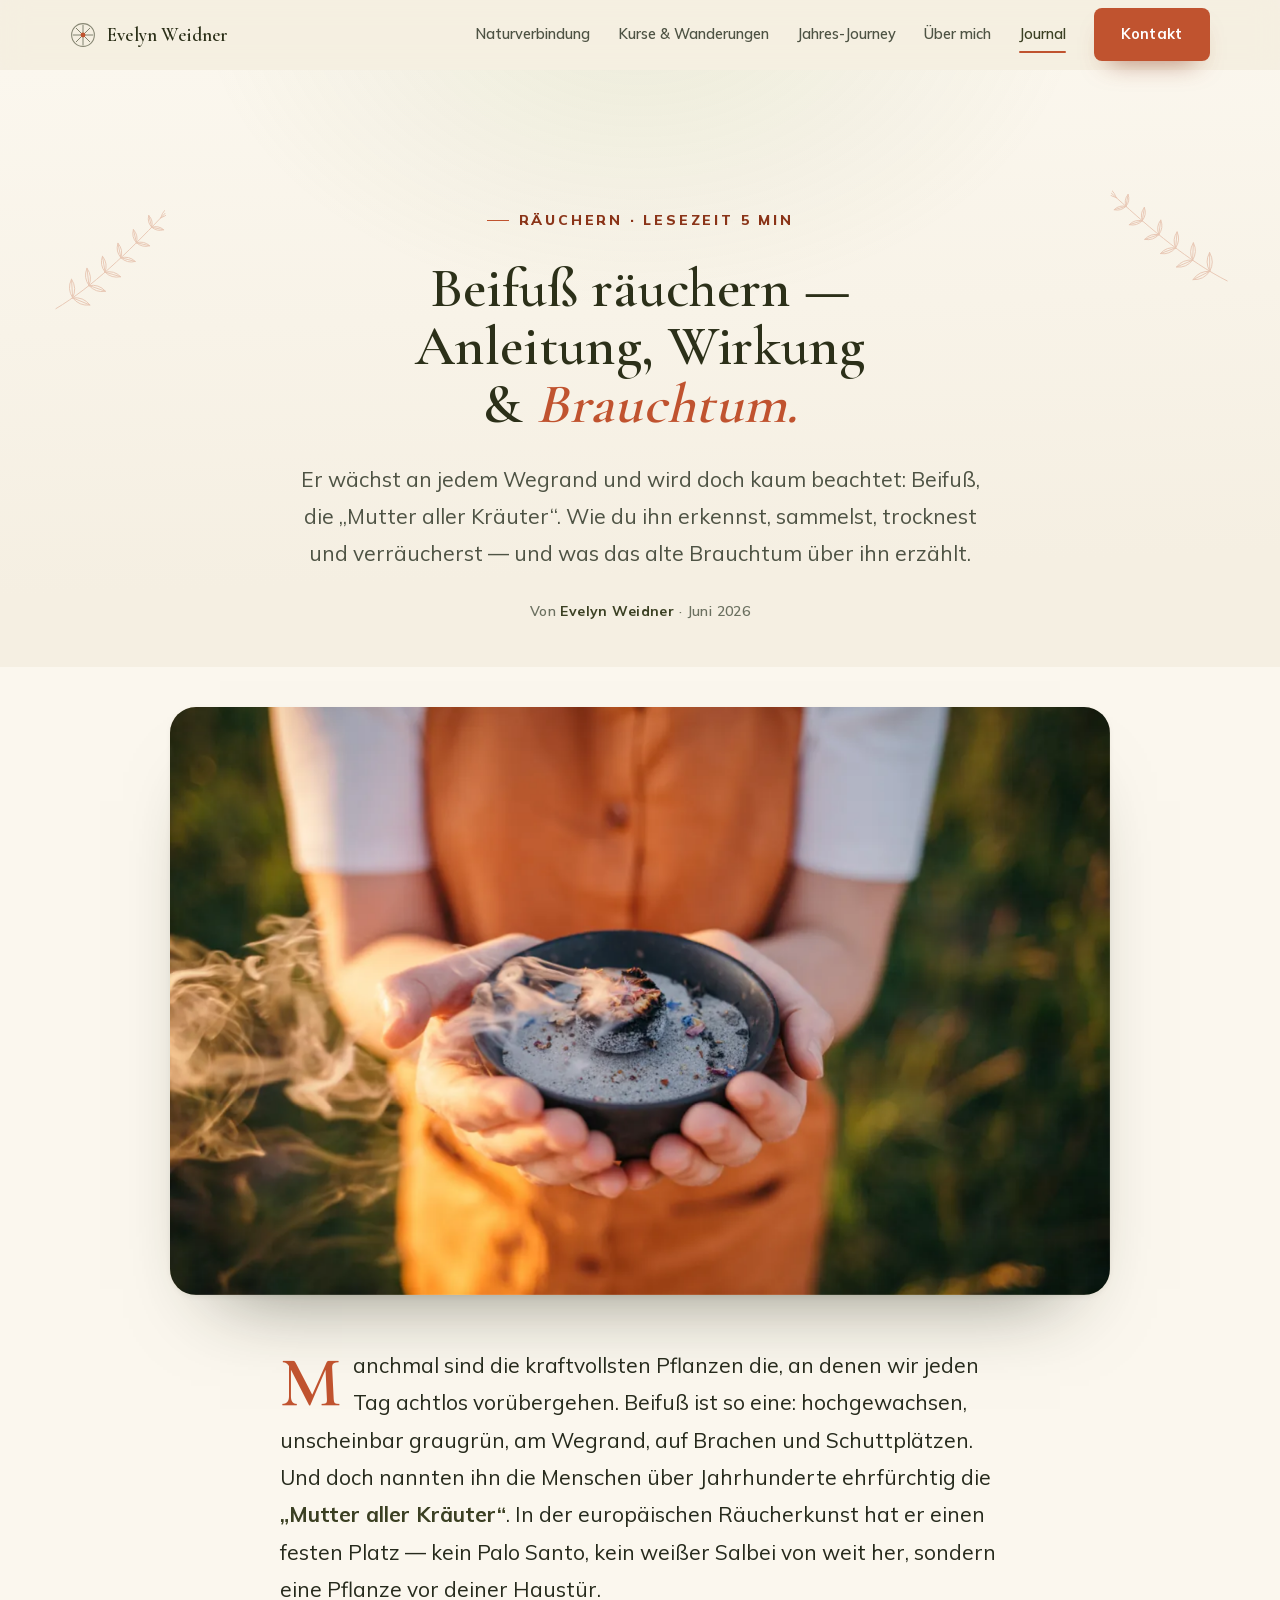
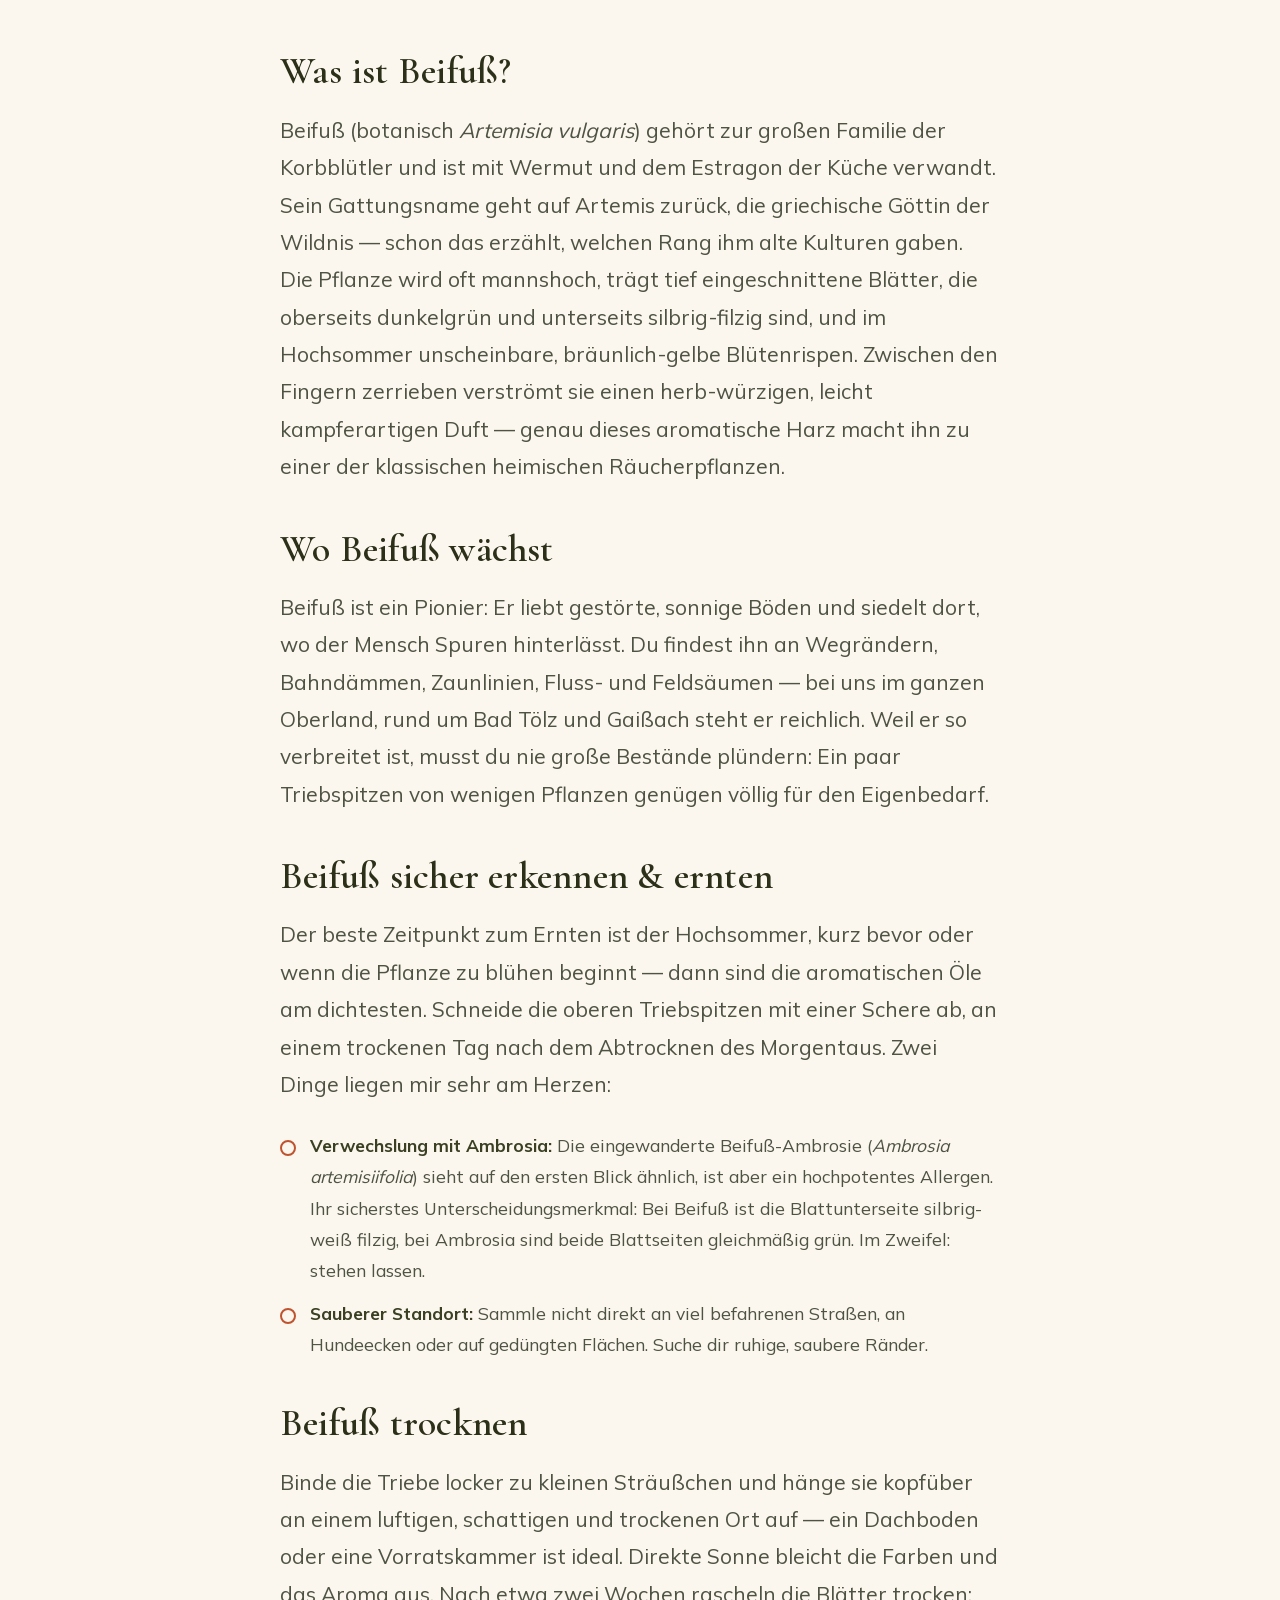
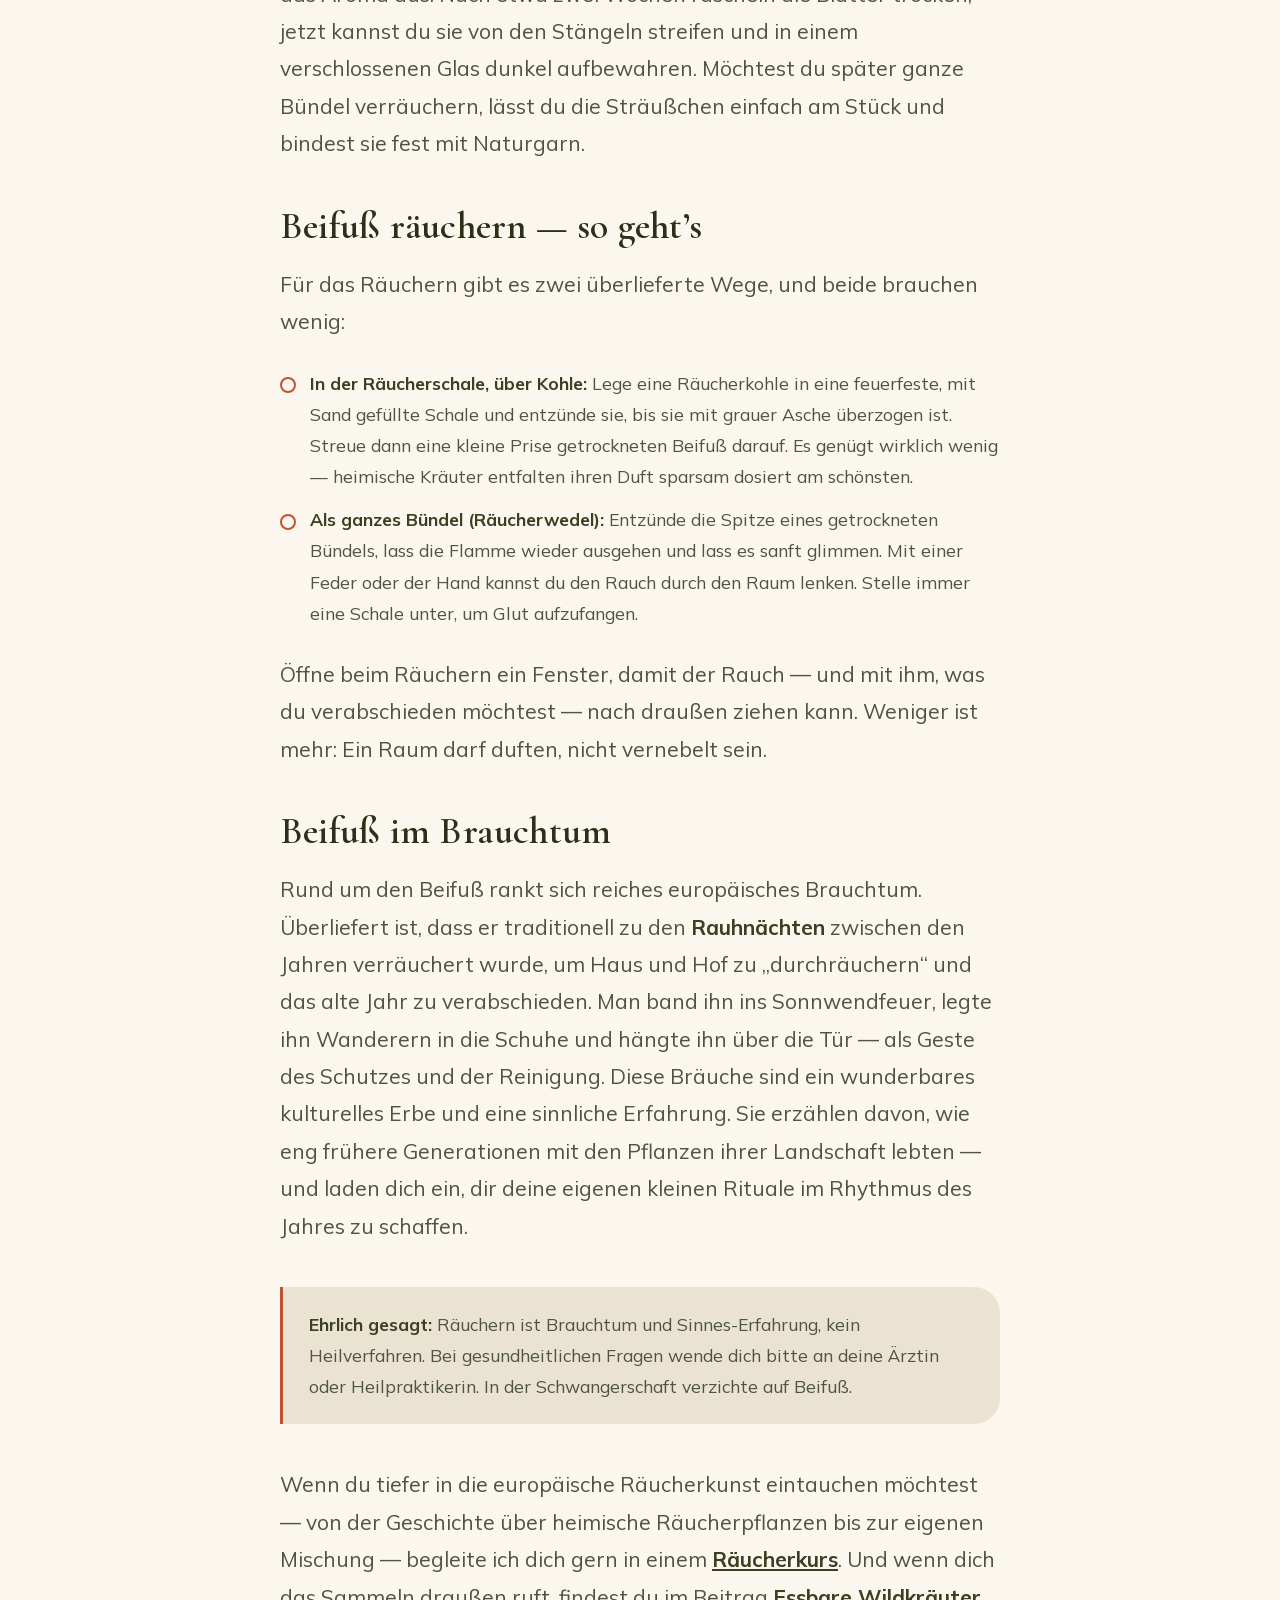
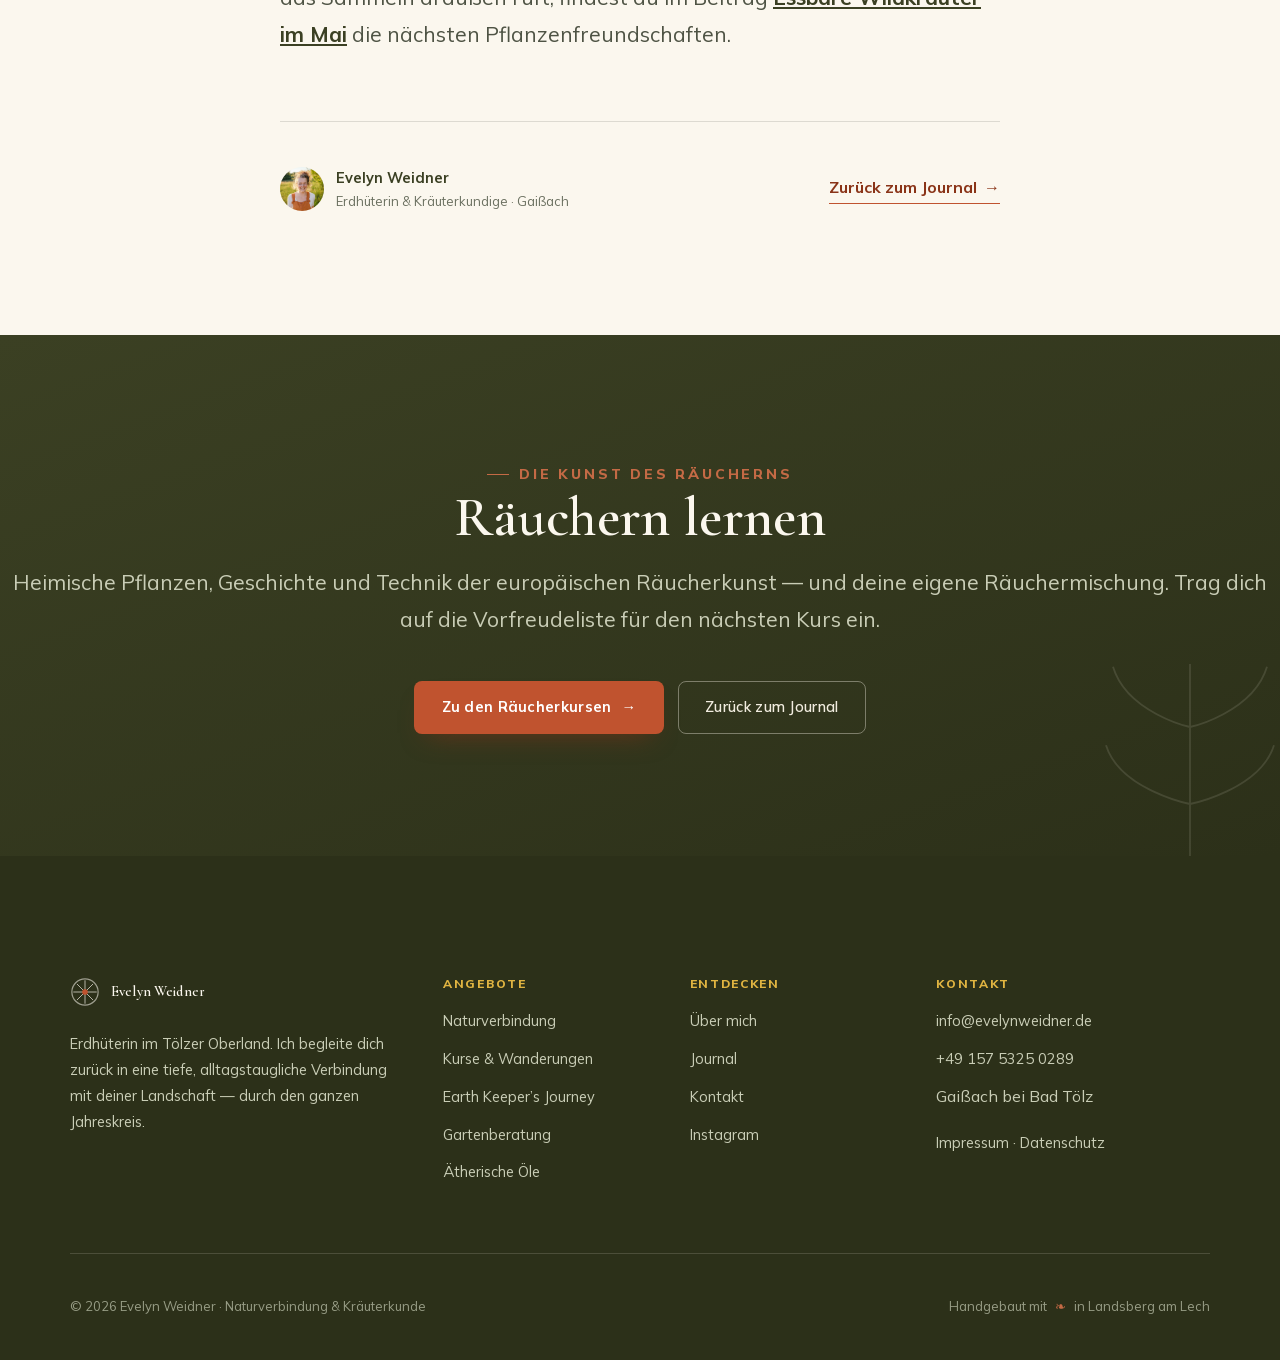
<file: blog-beifuss-raeuchern.html>
<!DOCTYPE html>
<!-- EVELYN WEIDNER · Journal-Artikel „Beifuß räuchern“ · Lechcode-Vorschau (noindex). HWG: nur Brauchtum/Tradition, keine Heilaussagen. -->
<html lang="de">
<head>
  <meta charset="UTF-8" />
  <meta name="viewport" content="width=device-width, initial-scale=1.0" />
  <script>document.documentElement.classList.add('js');if(location.search.indexOf('foto')>-1)document.documentElement.classList.add('foto');</script>
  <!-- ENTFERNEN sobald Impressum+Datenschutz live & vom Kunden freigegeben -->
  <meta name="robots" content="noindex, nofollow" />
  <title>Beifuß räuchern — Anleitung, Wirkung &amp; Brauchtum | Evelyn Weidner</title>
  <meta name="description" content="Beifuß räuchern: So erkennst, erntest und trocknest du Artemisia — und verräucherst sie in Schale, mit Kohle oder als Bündel. Anleitung &amp; überliefertes Brauchtum von Erdhüterin Evelyn Weidner." />
  <meta property="og:title" content="Beifuß räuchern — Anleitung, Wirkung &amp; Brauchtum" />
  <meta property="og:description" content="Die „Mutter aller Kräuter“ am Wegrand: Beifuß sicher erkennen, ernten, trocknen und räuchern — mit dem alten Brauchtum rund um Rauhnächte und Reinigung." />
  <meta property="og:type" content="article" />
  <meta property="og:locale" content="de_DE" />
  <meta property="og:url" content="https://lechcode.github.io/evelyn-weidner-vorschau/blog-beifuss-raeuchern.html" />
  <meta property="og:image" content="https://lechcode.github.io/evelyn-weidner-vorschau/assets/og.jpg" />
  <meta property="og:image:width" content="1200" />
  <meta property="og:image:height" content="630" />
  <meta name="theme-color" content="#3B4023" />
  <link rel="icon" href="data:image/svg+xml,%3Csvg xmlns='http://www.w3.org/2000/svg' viewBox='0 0 32 32'%3E%3Crect width='32' height='32' rx='7' fill='%233B4023'/%3E%3Ccircle cx='16' cy='16' r='9.5' fill='none' stroke='%23E2BB8F' stroke-width='1.3'/%3E%3Cg stroke='%23EBE3D2' stroke-width='1'%3E%3Cpath d='M16 6.5V25.5M6.5 16H25.5M9.2 9.2l13.6 13.6M22.8 9.2 9.2 22.8'/%3E%3C/g%3E%3Ccircle cx='16' cy='16' r='2.4' fill='%23C0532F'/%3E%3C/svg%3E" />
  <link rel="preload" as="font" type="font/woff2" href="assets/fonts/cormorant-garamond-latin.woff2" crossorigin>
  <link rel="preload" as="font" type="font/woff2" href="assets/fonts/mulish-latin.woff2" crossorigin>
  <link rel="stylesheet" href="assets/fonts.css">
  <link rel="stylesheet" href="assets/site.css?v=8">
  <link rel="stylesheet" href="assets/pages.css?v=8">

  <!-- JSON-LD: Article — nur belegte Angaben (Autorin, Titel, Bild). -->
  <script type="application/ld+json">
  {
    "@context": "https://schema.org",
    "@type": "Article",
    "headline": "Beifuß räuchern — Anleitung, Wirkung & Brauchtum",
    "description": "Beifuß (Artemisia vulgaris) sicher erkennen, ernten, trocknen und räuchern — mit dem überlieferten Brauchtum rund um Rauhnächte, Reinigung und Schutz.",
    "image": "https://lechcode.github.io/evelyn-weidner-vorschau/assets/img/raeuchern-haende-900.jpg",
    "inLanguage": "de-DE",
    "datePublished": "2026-06-20",
    "author": {
      "@type": "Person",
      "name": "Evelyn Weidner",
      "jobTitle": "Erdhüterin & Kräuterkundige",
      "url": "https://lechcode.github.io/evelyn-weidner-vorschau/ueber-mich.html"
    },
    "publisher": {
      "@type": "Person",
      "name": "Evelyn Weidner"
    },
    "mainEntityOfPage": {
      "@type": "WebPage",
      "@id": "https://lechcode.github.io/evelyn-weidner-vorschau/blog-beifuss-raeuchern.html"
    },
    "about": ["Beifuß", "Artemisia vulgaris", "Räuchern", "Brauchtum", "Wildpflanzen"]
  }
  </script>
</head>
<body>
  <a href="#main" class="btn" style="position:absolute;left:-9999px;top:8px;z-index:200;" onfocus="this.style.left='8px'" onblur="this.style.left='-9999px'">Zum Inhalt springen</a>

  <header class="nav" id="nav">
    <div class="wrap nav-in">
      <a href="index.html" class="wm" aria-label="Evelyn Weidner — Startseite">
        <svg viewBox="0 0 32 32" aria-hidden="true"><circle cx="16" cy="16" r="14" fill="none" stroke="currentColor" stroke-width="1.3" opacity=".55"/><g stroke="currentColor" stroke-width="1" opacity=".7"><path d="M16 3.5v25M3.5 16h25M7.4 7.4l17.2 17.2M24.6 7.4 7.4 24.6"/></g><circle cx="16" cy="16" r="3" fill="#C0532F" stroke="none"/></svg>
        Evelyn Weidner
      </a>
      <nav class="nav-links" aria-label="Hauptnavigation">
        <a href="naturverbindung.html">Naturverbindung</a>
        <a href="kurse.html">Kurse &amp; Wanderungen</a>
        <a href="earth-keepers-journey.html">Jahres-Journey</a>
        <a href="ueber-mich.html">Über mich</a>
        <a href="blog.html" class="active">Journal</a>
        <a href="index.html#kontakt" class="btn btn-gold">Kontakt</a>
      </nav>
      <button class="nav-toggle" id="navToggle" aria-label="Menü öffnen" aria-expanded="false" aria-controls="mobileMenu"><span></span><span></span><span></span></button>
    </div>
  </header>
  <nav class="mobile-menu" id="mobileMenu" aria-label="Mobile Navigation">
    <a href="naturverbindung.html"><span>Naturverbindung</span><span class="num">01</span></a>
    <a href="kurse.html"><span>Kurse &amp; Wanderungen</span><span class="num">02</span></a>
    <a href="earth-keepers-journey.html"><span>Jahres-Journey</span><span class="num">03</span></a>
    <a href="ueber-mich.html"><span>Über mich</span><span class="num">04</span></a>
    <a href="blog.html"><span>Journal</span><span class="num">05</span></a>
    <a href="index.html#kontakt" class="btn btn-gold mm-cta">Kontakt aufnehmen</a>
  </nav>

  <main id="main">
    <!-- Artikel-Hero (zentriert, editorial) -->
    <section class="article-hero">
      <div class="botanik" style="left:3%;top:26%;width:min(13%,140px);transform:rotate(-18deg);" aria-hidden="true"><img src="assets/img/bo-esche.svg" alt="" width="320" height="170" loading="lazy"></div>
      <div class="botanik" style="right:3%;top:22%;width:min(13%,140px);transform:scaleX(-1) rotate(-14deg);" aria-hidden="true"><img src="assets/img/bo-esche.svg" alt="" width="320" height="170" loading="lazy"></div>
      <div class="wrap wrap-narrow">
        <span class="eyebrow reveal">Räuchern · Lesezeit 5 Min</span>
        <h1 class="reveal d1">Beifuß räuchern — Anleitung, Wirkung &amp; <em>Brauchtum.</em></h1>
        <p class="lead reveal d2">Er wächst an jedem Wegrand und wird doch kaum beachtet: Beifuß, die „Mutter aller Kräuter“. Wie du ihn erkennst, sammelst, trocknest und verräucherst — und was das alte Brauchtum über ihn erzählt.</p>
        <p class="byline reveal d3">Von <strong>Evelyn Weidner</strong> · Juni 2026</p>
      </div>
    </section>

    <!-- Artikel -->
    <section class="paper article-wrap">
      <div class="article-media reveal">
        <picture><source type="image/webp" srcset="assets/img/raeuchern-haende-560.webp 560w, assets/img/raeuchern-haende-900.webp 900w, assets/img/raeuchern-haende-1200.webp 1200w" sizes="(max-width:1000px) 92vw, 940px"><img src="assets/img/raeuchern-haende-900.jpg" width="1200" height="750" alt="Hände halten eine rauchende Räucherschale mit glimmendem Beifuß über einer Sommerwiese" fetchpriority="high" decoding="async"></picture>
      </div>
      <div class="article-body">
        <article class="prose reveal">
          <p>Manchmal sind die kraftvollsten Pflanzen die, an denen wir jeden Tag achtlos vorübergehen. Beifuß ist so eine: hochgewachsen, unscheinbar graugrün, am Wegrand, auf Brachen und Schuttplätzen. Und doch nannten ihn die Menschen über Jahrhunderte ehrfürchtig die <strong>„Mutter aller Kräuter“</strong>. In der europäischen Räucherkunst hat er einen festen Platz — kein Palo Santo, kein weißer Salbei von weit her, sondern eine Pflanze vor deiner Haustür.</p>

          <h3>Was ist Beifuß?</h3>
          <p>Beifuß (botanisch <em>Artemisia vulgaris</em>) gehört zur großen Familie der Korbblütler und ist mit Wermut und dem Estragon der Küche verwandt. Sein Gattungsname geht auf Artemis zurück, die griechische Göttin der Wildnis — schon das erzählt, welchen Rang ihm alte Kulturen gaben. Die Pflanze wird oft mannshoch, trägt tief eingeschnittene Blätter, die oberseits dunkelgrün und unterseits silbrig-filzig sind, und im Hochsommer unscheinbare, bräunlich-gelbe Blütenrispen. Zwischen den Fingern zerrieben verströmt sie einen herb-würzigen, leicht kampferartigen Duft — genau dieses aromatische Harz macht ihn zu einer der klassischen heimischen Räucherpflanzen.</p>

          <h3>Wo Beifuß wächst</h3>
          <p>Beifuß ist ein Pionier: Er liebt gestörte, sonnige Böden und siedelt dort, wo der Mensch Spuren hinterlässt. Du findest ihn an Wegrändern, Bahndämmen, Zaunlinien, Fluss- und Feldsäumen — bei uns im ganzen Oberland, rund um Bad Tölz und Gaißach steht er reichlich. Weil er so verbreitet ist, musst du nie große Bestände plündern: Ein paar Triebspitzen von wenigen Pflanzen genügen völlig für den Eigenbedarf.</p>

          <h3>Beifuß sicher erkennen &amp; ernten</h3>
          <p>Der beste Zeitpunkt zum Ernten ist der Hochsommer, kurz bevor oder wenn die Pflanze zu blühen beginnt — dann sind die aromatischen Öle am dichtesten. Schneide die oberen Triebspitzen mit einer Schere ab, an einem trockenen Tag nach dem Abtrocknen des Morgentaus. Zwei Dinge liegen mir sehr am Herzen:</p>
          <ul>
            <li><strong>Verwechslung mit Ambrosia:</strong> Die eingewanderte Beifuß-Ambrosie (<em>Ambrosia artemisiifolia</em>) sieht auf den ersten Blick ähnlich, ist aber ein hochpotentes Allergen. Ihr sicherstes Unterscheidungsmerkmal: Bei Beifuß ist die Blattunterseite silbrig-weiß filzig, bei Ambrosia sind beide Blattseiten gleichmäßig grün. Im Zweifel: stehen lassen.</li>
            <li><strong>Sauberer Standort:</strong> Sammle nicht direkt an viel befahrenen Straßen, an Hundeecken oder auf gedüngten Flächen. Suche dir ruhige, saubere Ränder.</li>
          </ul>

          <h3>Beifuß trocknen</h3>
          <p>Binde die Triebe locker zu kleinen Sträußchen und hänge sie kopfüber an einem luftigen, schattigen und trockenen Ort auf — ein Dachboden oder eine Vorratskammer ist ideal. Direkte Sonne bleicht die Farben und das Aroma aus. Nach etwa zwei Wochen rascheln die Blätter trocken; jetzt kannst du sie von den Stängeln streifen und in einem verschlossenen Glas dunkel aufbewahren. Möchtest du später ganze Bündel verräuchern, lässt du die Sträußchen einfach am Stück und bindest sie fest mit Naturgarn.</p>

          <h3>Beifuß räuchern — so geht’s</h3>
          <p>Für das Räuchern gibt es zwei überlieferte Wege, und beide brauchen wenig:</p>
          <ul>
            <li><strong>In der Räucherschale, über Kohle:</strong> Lege eine Räucherkohle in eine feuerfeste, mit Sand gefüllte Schale und entzünde sie, bis sie mit grauer Asche überzogen ist. Streue dann eine kleine Prise getrockneten Beifuß darauf. Es genügt wirklich wenig — heimische Kräuter entfalten ihren Duft sparsam dosiert am schönsten.</li>
            <li><strong>Als ganzes Bündel (Räucherwedel):</strong> Entzünde die Spitze eines getrockneten Bündels, lass die Flamme wieder ausgehen und lass es sanft glimmen. Mit einer Feder oder der Hand kannst du den Rauch durch den Raum lenken. Stelle immer eine Schale unter, um Glut aufzufangen.</li>
          </ul>
          <p>Öffne beim Räuchern ein Fenster, damit der Rauch — und mit ihm, was du verabschieden möchtest — nach draußen ziehen kann. Weniger ist mehr: Ein Raum darf duften, nicht vernebelt sein.</p>

          <h3>Beifuß im Brauchtum</h3>
          <p>Rund um den Beifuß rankt sich reiches europäisches Brauchtum. Überliefert ist, dass er traditionell zu den <strong>Rauhnächten</strong> zwischen den Jahren verräuchert wurde, um Haus und Hof zu „durchräuchern“ und das alte Jahr zu verabschieden. Man band ihn ins Sonnwendfeuer, legte ihn Wanderern in die Schuhe und hängte ihn über die Tür — als Geste des Schutzes und der Reinigung. Diese Bräuche sind ein wunderbares kulturelles Erbe und eine sinnliche Erfahrung. Sie erzählen davon, wie eng frühere Generationen mit den Pflanzen ihrer Landschaft lebten — und laden dich ein, dir deine eigenen kleinen Rituale im Rhythmus des Jahres zu schaffen.</p>

          <div class="callout" style="margin:var(--space-4) 0;">
            <b>Ehrlich gesagt:</b> Räuchern ist Brauchtum und Sinnes-Erfahrung, kein Heilverfahren. Bei gesundheitlichen Fragen wende dich bitte an deine Ärztin oder Heilpraktikerin. In der Schwangerschaft verzichte auf Beifuß.
          </div>

          <p>Wenn du tiefer in die europäische Räucherkunst eintauchen möchtest — von der Geschichte über heimische Räucherpflanzen bis zur eigenen Mischung — begleite ich dich gern in einem <a href="kurse.html#raeuchern" style="color:var(--forest);text-decoration:underline;font-weight:700;">Räucherkurs</a>. Und wenn dich das Sammeln draußen ruft, findest du im Beitrag <a href="blog-essbare-wildkraeuter-mai.html" style="color:var(--forest);text-decoration:underline;font-weight:700;">Essbare Wildkräuter im Mai</a> die nächsten Pflanzenfreundschaften.</p>
        </article>
        <div class="article-share reveal">
          <div class="who">
            <img class="av" src="assets/img/portrait-lachend-420.webp" width="44" height="44" alt="Evelyn Weidner" loading="lazy">
            <div><b>Evelyn Weidner</b><span>Erdhüterin &amp; Kräuterkundige · Gaißach</span></div>
          </div>
          <a href="blog.html" class="textlink" style="margin-left:auto;">Zurück zum Journal <span aria-hidden="true">→</span></a>
        </div>
      </div>
    </section>

    <!-- CTA-Band -->
    <section class="cta-band">
      <svg class="cta-band-leaf" viewBox="0 0 200 200" aria-hidden="true" fill="none" stroke="#F1ECDF" stroke-width="1.3"><path d="M100 190V20M100 65C100 65 55 55 45 22M100 65C100 65 145 55 155 22M100 120C100 120 50 110 40 78M100 120C100 120 150 110 160 78"/></svg>
      <div class="wrap wrap-narrow">
        <span class="eyebrow" style="justify-content:center;">Die Kunst des Räucherns</span>
        <h2>Räuchern lernen</h2>
        <p>Heimische Pflanzen, Geschichte und Technik der europäischen Räucherkunst — und deine eigene Räuchermischung. Trag dich auf die Vorfreudeliste für den nächsten Kurs ein.</p>
        <div class="btns">
          <a href="kurse.html#raeuchern" class="btn btn-gold">Zu den Räucherkursen <span class="arr" aria-hidden="true">→</span></a>
          <a href="blog.html" class="btn btn-ghost">Zurück zum Journal</a>
        </div>
      </div>
    </section>
  </main>

  <footer class="site-footer">
    <div class="wrap">
      <div class="f-top">
        <div class="f-about">
          <a href="index.html" class="wm"><svg viewBox="0 0 32 32" aria-hidden="true"><circle cx="16" cy="16" r="14" fill="none" stroke="currentColor" stroke-width="1.3" opacity=".55"/><g stroke="currentColor" stroke-width="1" opacity=".7"><path d="M16 3.5v25M3.5 16h25M7.4 7.4l17.2 17.2M24.6 7.4 7.4 24.6"/></g><circle cx="16" cy="16" r="3" fill="#C0532F" stroke="none"/></svg>Evelyn Weidner</a>
          <p>Erdhüterin im Tölzer Oberland. Ich begleite dich zurück in eine tiefe, alltagstaugliche Verbindung mit deiner Landschaft — durch den ganzen Jahreskreis.</p>
        </div>
        <div><h4>Angebote</h4><ul>
          <li><a href="naturverbindung.html">Naturverbindung</a></li>
          <li><a href="kurse.html">Kurse &amp; Wanderungen</a></li>
          <li><a href="earth-keepers-journey.html">Earth Keeper’s Journey</a></li>
          <li><a href="gartenberatung.html">Gartenberatung</a></li>
          <li><a href="doterra.html">Ätherische Öle</a></li>
        </ul></div>
        <div><h4>Entdecken</h4><ul>
          <li><a href="ueber-mich.html">Über mich</a></li>
          <li><a href="blog.html">Journal</a></li>
          <li><a href="index.html#kontakt">Kontakt</a></li>
          <li><a href="https://www.instagram.com/evelyn.naturverbunden" target="_blank" rel="noopener noreferrer">Instagram</a></li>
        </ul></div>
        <div><h4>Kontakt</h4><ul>
          <li><a href="mailto:info@evelynweidner.de">info@evelynweidner.de</a></li>
          <li><a href="tel:+4915753250289">+49 157 5325 0289</a></li>
          <li>Gaißach bei Bad Tölz</li>
          <li style="margin-top:8px;"><a href="impressum.html">Impressum</a> · <a href="datenschutz.html">Datenschutz</a></li>
        </ul></div>
      </div>
      <div class="f-bottom">
        <span>© <span id="year">2026</span> Evelyn Weidner · Naturverbindung &amp; Kräuterkunde</span>
        <span class="made">Handgebaut mit <span style="color:var(--terra-line);">❧</span> in Landsberg am Lech</span>
      </div>
    </div>
  </footer>
  <script src="assets/site.js?v=8" defer></script>
</body>
</html>
</file>
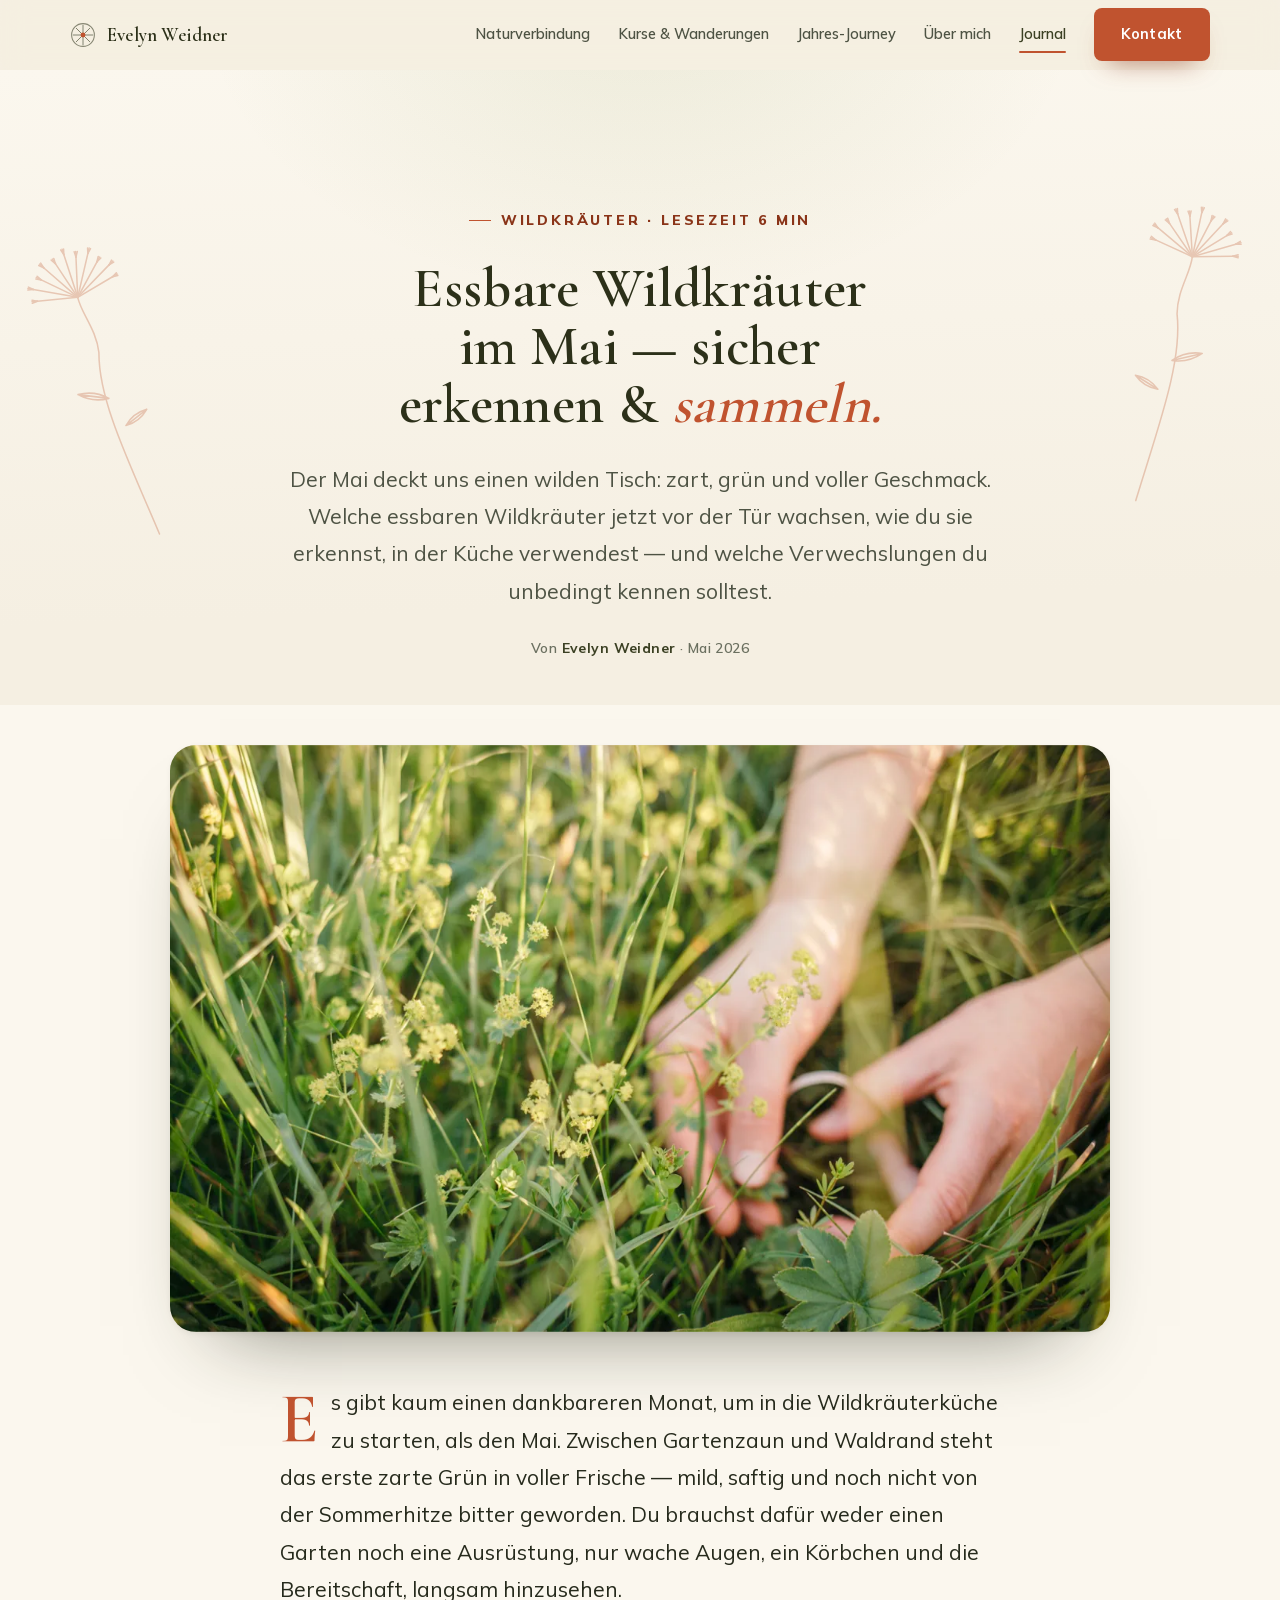
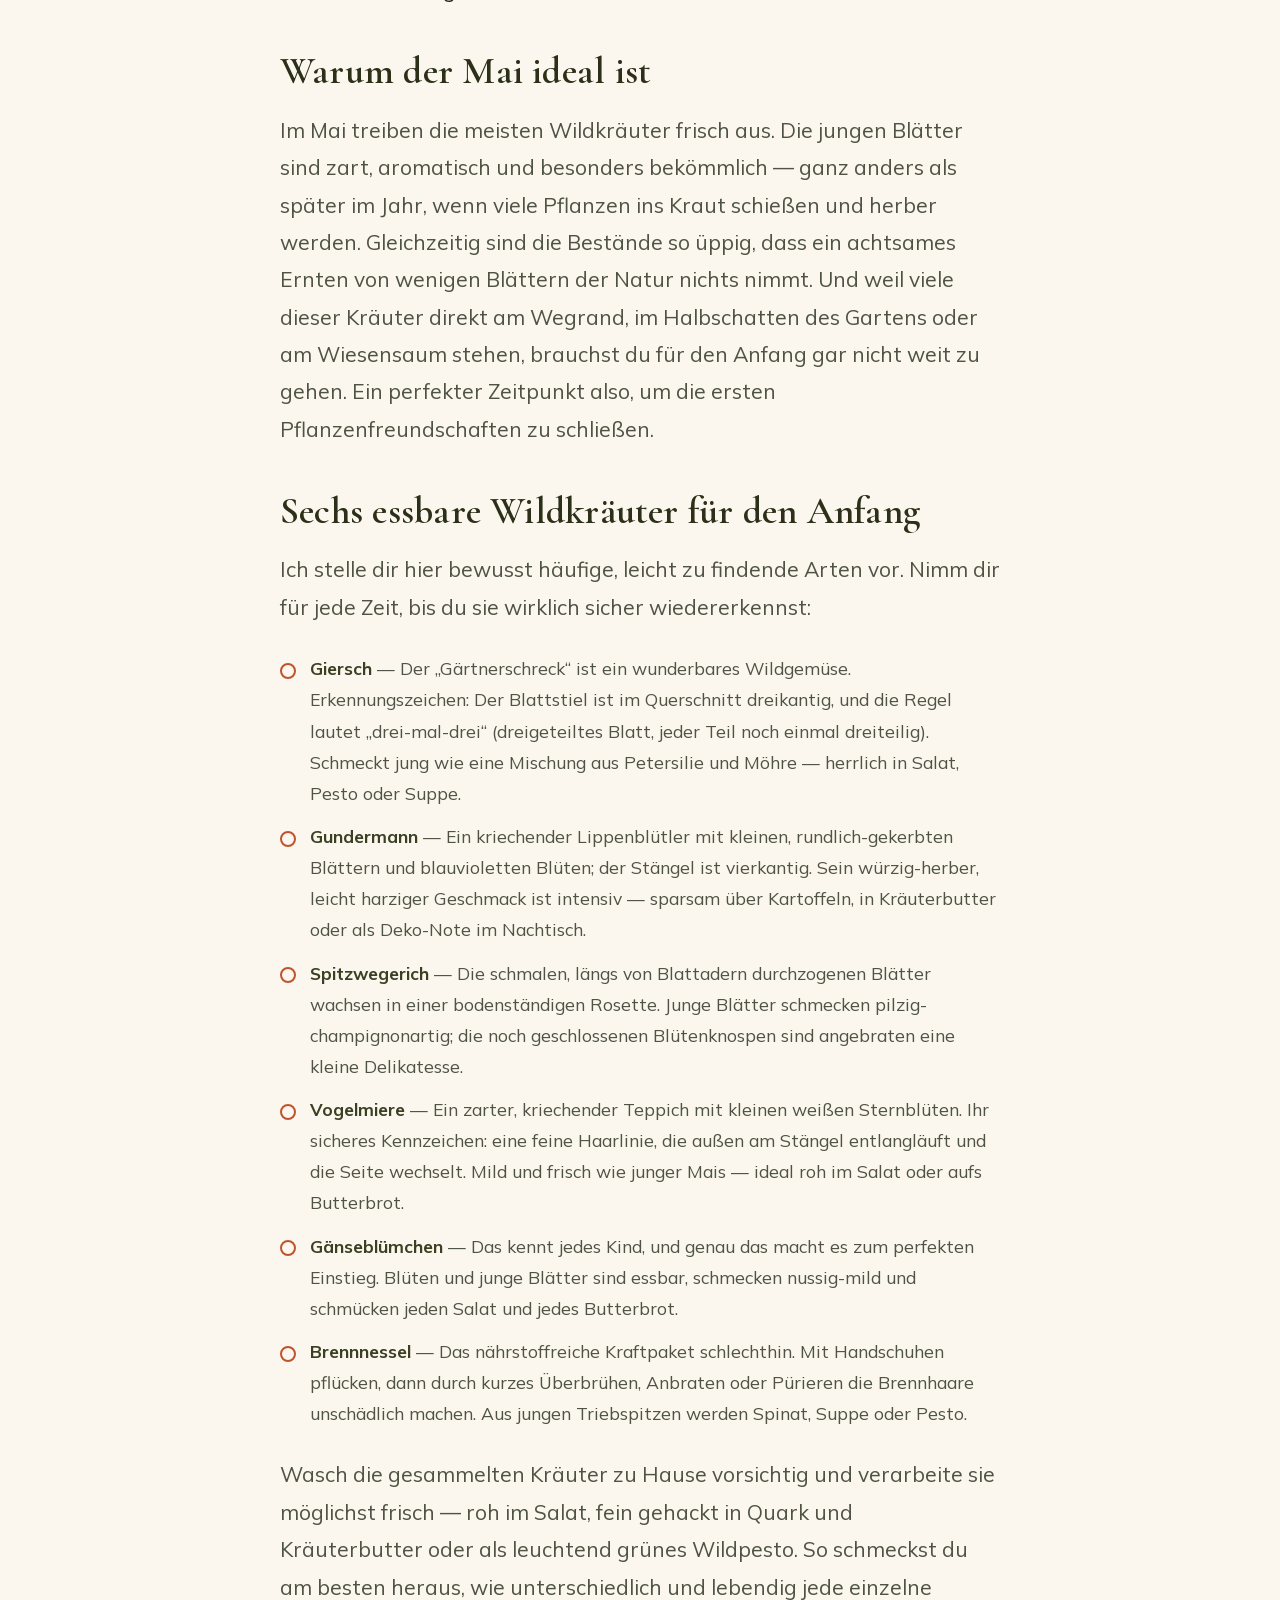
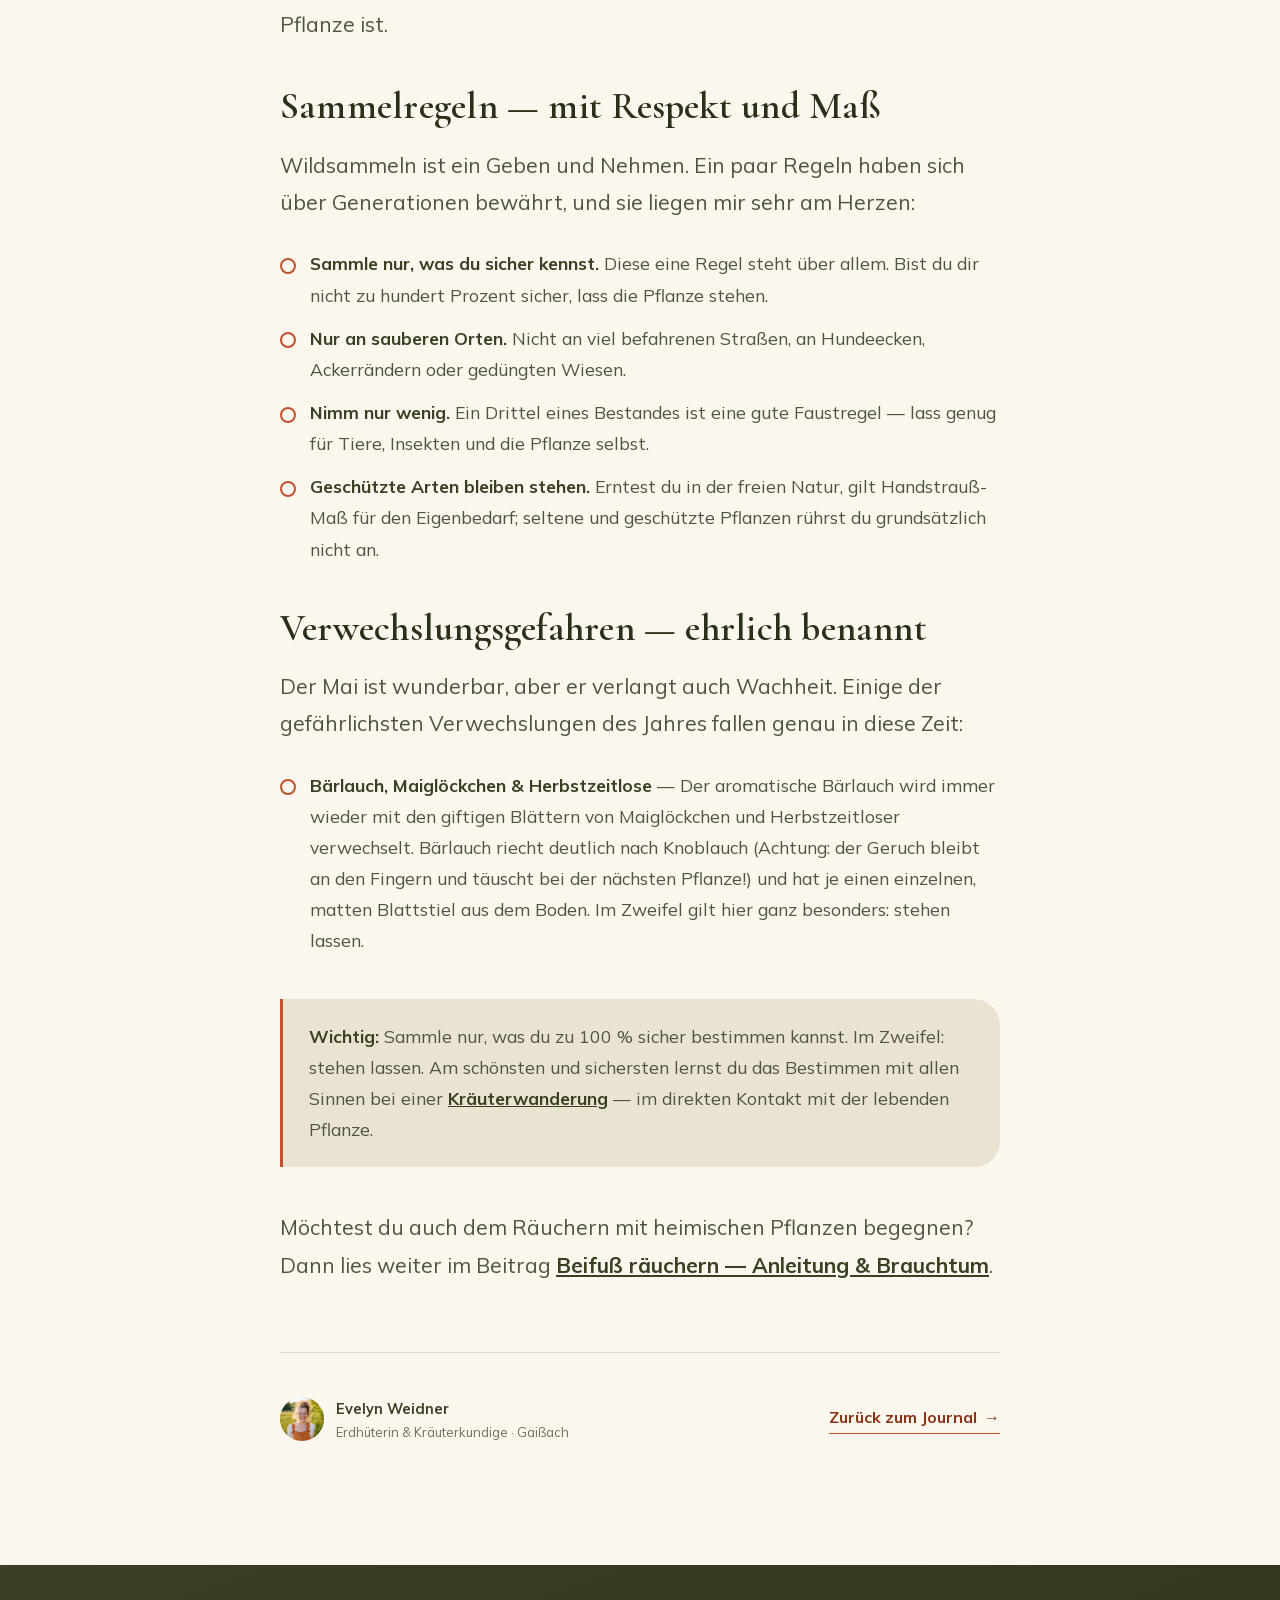
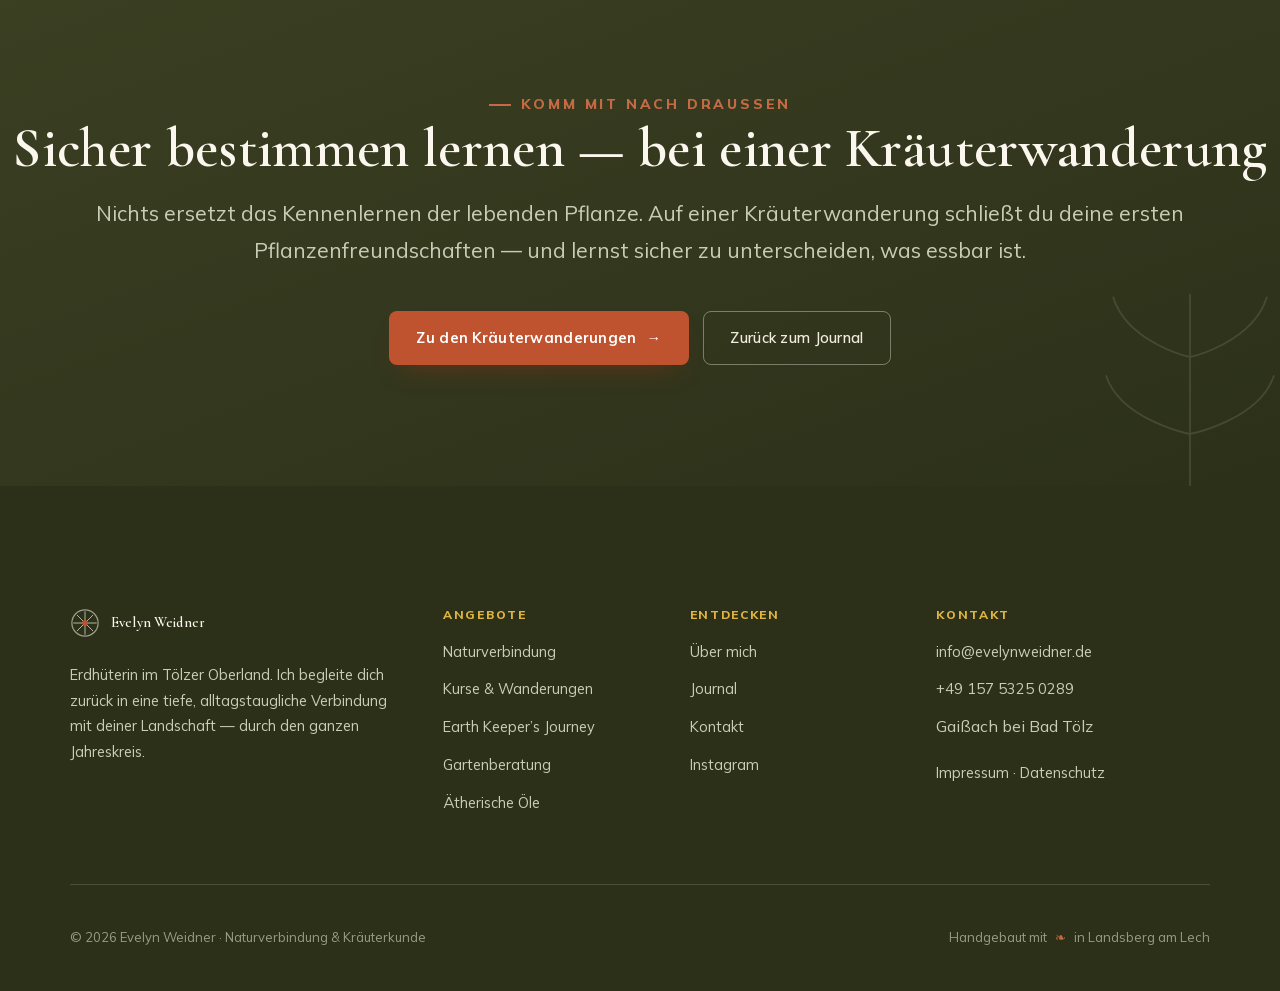
<file: blog-essbare-wildkraeuter-mai.html>
<!DOCTYPE html>
<!-- EVELYN WEIDNER · Journal-Artikel „Essbare Wildkräuter im Mai“ · Lechcode-Vorschau (noindex). HWG: Küche/Sammeln, keine Heilaussagen. -->
<html lang="de">
<head>
  <meta charset="UTF-8" />
  <meta name="viewport" content="width=device-width, initial-scale=1.0" />
  <script>document.documentElement.classList.add('js');if(location.search.indexOf('foto')>-1)document.documentElement.classList.add('foto');</script>
  <!-- ENTFERNEN sobald Impressum+Datenschutz live & vom Kunden freigegeben -->
  <meta name="robots" content="noindex, nofollow" />
  <title>Essbare Wildkräuter im Mai — sicher erkennen &amp; sammeln | Evelyn Weidner</title>
  <meta name="description" content="Essbare Wildkräuter im Mai: Giersch, Gundermann, Spitzwegerich, Vogelmiere, Gänseblümchen &amp; Brennnessel sicher erkennen, in der Wildkräuterküche verwenden und gefährliche Verwechslungen vermeiden. Mit Sammelregeln." />
  <meta property="og:title" content="Essbare Wildkräuter im Mai — sicher erkennen &amp; sammeln" />
  <meta property="og:description" content="Sechs essbare Wildkräuter des Frühlings mit Erkennungsmerkmalen und Küchentipps — plus Sammelregeln und Verwechslungsgefahren ehrlich benannt." />
  <meta property="og:type" content="article" />
  <meta property="og:locale" content="de_DE" />
  <meta property="og:url" content="https://lechcode.github.io/evelyn-weidner-vorschau/blog-essbare-wildkraeuter-mai.html" />
  <meta property="og:image" content="https://lechcode.github.io/evelyn-weidner-vorschau/assets/og.jpg" />
  <meta property="og:image:width" content="1200" />
  <meta property="og:image:height" content="630" />
  <meta name="theme-color" content="#3B4023" />
  <link rel="icon" href="data:image/svg+xml,%3Csvg xmlns='http://www.w3.org/2000/svg' viewBox='0 0 32 32'%3E%3Crect width='32' height='32' rx='7' fill='%233B4023'/%3E%3Ccircle cx='16' cy='16' r='9.5' fill='none' stroke='%23E2BB8F' stroke-width='1.3'/%3E%3Cg stroke='%23EBE3D2' stroke-width='1'%3E%3Cpath d='M16 6.5V25.5M6.5 16H25.5M9.2 9.2l13.6 13.6M22.8 9.2 9.2 22.8'/%3E%3C/g%3E%3Ccircle cx='16' cy='16' r='2.4' fill='%23C0532F'/%3E%3C/svg%3E" />
  <link rel="preload" as="font" type="font/woff2" href="assets/fonts/cormorant-garamond-latin.woff2" crossorigin>
  <link rel="preload" as="font" type="font/woff2" href="assets/fonts/mulish-latin.woff2" crossorigin>
  <link rel="stylesheet" href="assets/fonts.css">
  <link rel="stylesheet" href="assets/site.css?v=8">
  <link rel="stylesheet" href="assets/pages.css?v=8">

  <!-- JSON-LD: Article — nur belegte Angaben (Autorin, Titel, Bild). -->
  <script type="application/ld+json">
  {
    "@context": "https://schema.org",
    "@type": "Article",
    "headline": "Essbare Wildkräuter im Mai — sicher erkennen & sammeln",
    "description": "Sechs essbare Wildkräuter des Frühlings — Giersch, Gundermann, Spitzwegerich, Vogelmiere, Gänseblümchen und Brennnessel — mit Erkennungsmerkmalen, Küchentipps, Sammelregeln und Verwechslungsgefahren.",
    "image": "https://lechcode.github.io/evelyn-weidner-vorschau/assets/img/kraeuter-pfluecken-900.jpg",
    "inLanguage": "de-DE",
    "datePublished": "2026-05-05",
    "author": {
      "@type": "Person",
      "name": "Evelyn Weidner",
      "jobTitle": "Erdhüterin & Kräuterkundige",
      "url": "https://lechcode.github.io/evelyn-weidner-vorschau/ueber-mich.html"
    },
    "publisher": {
      "@type": "Person",
      "name": "Evelyn Weidner"
    },
    "mainEntityOfPage": {
      "@type": "WebPage",
      "@id": "https://lechcode.github.io/evelyn-weidner-vorschau/blog-essbare-wildkraeuter-mai.html"
    },
    "about": ["Essbare Wildkräuter", "Wildkräuterküche", "Giersch", "Gundermann", "Spitzwegerich", "Brennnessel", "Sammeln"]
  }
  </script>
</head>
<body>
  <a href="#main" class="btn" style="position:absolute;left:-9999px;top:8px;z-index:200;" onfocus="this.style.left='8px'" onblur="this.style.left='-9999px'">Zum Inhalt springen</a>

  <header class="nav" id="nav">
    <div class="wrap nav-in">
      <a href="index.html" class="wm" aria-label="Evelyn Weidner — Startseite">
        <svg viewBox="0 0 32 32" aria-hidden="true"><circle cx="16" cy="16" r="14" fill="none" stroke="currentColor" stroke-width="1.3" opacity=".55"/><g stroke="currentColor" stroke-width="1" opacity=".7"><path d="M16 3.5v25M3.5 16h25M7.4 7.4l17.2 17.2M24.6 7.4 7.4 24.6"/></g><circle cx="16" cy="16" r="3" fill="#C0532F" stroke="none"/></svg>
        Evelyn Weidner
      </a>
      <nav class="nav-links" aria-label="Hauptnavigation">
        <a href="naturverbindung.html">Naturverbindung</a>
        <a href="kurse.html">Kurse &amp; Wanderungen</a>
        <a href="earth-keepers-journey.html">Jahres-Journey</a>
        <a href="ueber-mich.html">Über mich</a>
        <a href="blog.html" class="active">Journal</a>
        <a href="index.html#kontakt" class="btn btn-gold">Kontakt</a>
      </nav>
      <button class="nav-toggle" id="navToggle" aria-label="Menü öffnen" aria-expanded="false" aria-controls="mobileMenu"><span></span><span></span><span></span></button>
    </div>
  </header>
  <nav class="mobile-menu" id="mobileMenu" aria-label="Mobile Navigation">
    <a href="naturverbindung.html"><span>Naturverbindung</span><span class="num">01</span></a>
    <a href="kurse.html"><span>Kurse &amp; Wanderungen</span><span class="num">02</span></a>
    <a href="earth-keepers-journey.html"><span>Jahres-Journey</span><span class="num">03</span></a>
    <a href="ueber-mich.html"><span>Über mich</span><span class="num">04</span></a>
    <a href="blog.html"><span>Journal</span><span class="num">05</span></a>
    <a href="index.html#kontakt" class="btn btn-gold mm-cta">Kontakt aufnehmen</a>
  </nav>

  <main id="main">
    <!-- Artikel-Hero (zentriert, editorial) -->
    <section class="article-hero">
      <div class="botanik" style="left:3%;top:26%;width:min(13%,140px);transform:rotate(-18deg);" aria-hidden="true"><img src="assets/img/bo-dolde.svg" alt="" width="180" height="400" loading="lazy"></div>
      <div class="botanik" style="right:3%;top:20%;width:min(13%,140px);transform:scaleX(-1) rotate(-12deg);" aria-hidden="true"><img src="assets/img/bo-dolde.svg" alt="" width="180" height="400" loading="lazy"></div>
      <div class="wrap wrap-narrow">
        <span class="eyebrow reveal">Wildkräuter · Lesezeit 6 Min</span>
        <h1 class="reveal d1">Essbare Wildkräuter im Mai — sicher erkennen &amp; <em>sammeln.</em></h1>
        <p class="lead reveal d2">Der Mai deckt uns einen wilden Tisch: zart, grün und voller Geschmack. Welche essbaren Wildkräuter jetzt vor der Tür wachsen, wie du sie erkennst, in der Küche verwendest — und welche Verwechslungen du unbedingt kennen solltest.</p>
        <p class="byline reveal d3">Von <strong>Evelyn Weidner</strong> · Mai 2026</p>
      </div>
    </section>

    <!-- Artikel -->
    <section class="paper article-wrap">
      <div class="article-media reveal">
        <picture><source type="image/webp" srcset="assets/img/kraeuter-pfluecken-560.webp 560w, assets/img/kraeuter-pfluecken-900.webp 900w, assets/img/kraeuter-pfluecken-1200.webp 1200w" sizes="(max-width:1000px) 92vw, 940px"><img src="assets/img/kraeuter-pfluecken-900.jpg" width="1200" height="750" alt="Hand pflückt behutsam junge, essbare Wildkräuter aus einer frischen Frühlingswiese" fetchpriority="high" decoding="async"></picture>
      </div>
      <div class="article-body">
        <article class="prose reveal">
          <p>Es gibt kaum einen dankbareren Monat, um in die Wildkräuterküche zu starten, als den Mai. Zwischen Gartenzaun und Waldrand steht das erste zarte Grün in voller Frische — mild, saftig und noch nicht von der Sommerhitze bitter geworden. Du brauchst dafür weder einen Garten noch eine Ausrüstung, nur wache Augen, ein Körbchen und die Bereitschaft, langsam hinzusehen.</p>

          <h3>Warum der Mai ideal ist</h3>
          <p>Im Mai treiben die meisten Wildkräuter frisch aus. Die jungen Blätter sind zart, aromatisch und besonders bekömmlich — ganz anders als später im Jahr, wenn viele Pflanzen ins Kraut schießen und herber werden. Gleichzeitig sind die Bestände so üppig, dass ein achtsames Ernten von wenigen Blättern der Natur nichts nimmt. Und weil viele dieser Kräuter direkt am Wegrand, im Halbschatten des Gartens oder am Wiesensaum stehen, brauchst du für den Anfang gar nicht weit zu gehen. Ein perfekter Zeitpunkt also, um die ersten Pflanzenfreundschaften zu schließen.</p>

          <h3>Sechs essbare Wildkräuter für den Anfang</h3>
          <p>Ich stelle dir hier bewusst häufige, leicht zu findende Arten vor. Nimm dir für jede Zeit, bis du sie wirklich sicher wiedererkennst:</p>
          <ul>
            <li><strong>Giersch</strong> — Der „Gärtnerschreck“ ist ein wunderbares Wildgemüse. Erkennungszeichen: Der Blattstiel ist im Querschnitt dreikantig, und die Regel lautet „drei-mal-drei“ (dreigeteiltes Blatt, jeder Teil noch einmal dreiteilig). Schmeckt jung wie eine Mischung aus Petersilie und Möhre — herrlich in Salat, Pesto oder Suppe.</li>
            <li><strong>Gundermann</strong> — Ein kriechender Lippenblütler mit kleinen, rundlich-gekerbten Blättern und blauvioletten Blüten; der Stängel ist vierkantig. Sein würzig-herber, leicht harziger Geschmack ist intensiv — sparsam über Kartoffeln, in Kräuterbutter oder als Deko-Note im Nachtisch.</li>
            <li><strong>Spitzwegerich</strong> — Die schmalen, längs von Blattadern durchzogenen Blätter wachsen in einer bodenständigen Rosette. Junge Blätter schmecken pilzig-champignonartig; die noch geschlossenen Blütenknospen sind angebraten eine kleine Delikatesse.</li>
            <li><strong>Vogelmiere</strong> — Ein zarter, kriechender Teppich mit kleinen weißen Sternblüten. Ihr sicheres Kennzeichen: eine feine Haarlinie, die außen am Stängel entlangläuft und die Seite wechselt. Mild und frisch wie junger Mais — ideal roh im Salat oder aufs Butterbrot.</li>
            <li><strong>Gänseblümchen</strong> — Das kennt jedes Kind, und genau das macht es zum perfekten Einstieg. Blüten und junge Blätter sind essbar, schmecken nussig-mild und schmücken jeden Salat und jedes Butterbrot.</li>
            <li><strong>Brennnessel</strong> — Das nährstoffreiche Kraftpaket schlechthin. Mit Handschuhen pflücken, dann durch kurzes Überbrühen, Anbraten oder Pürieren die Brennhaare unschädlich machen. Aus jungen Triebspitzen werden Spinat, Suppe oder Pesto.</li>
          </ul>
          <p>Wasch die gesammelten Kräuter zu Hause vorsichtig und verarbeite sie möglichst frisch — roh im Salat, fein gehackt in Quark und Kräuterbutter oder als leuchtend grünes Wildpesto. So schmeckst du am besten heraus, wie unterschiedlich und lebendig jede einzelne Pflanze ist.</p>

          <h3>Sammelregeln — mit Respekt und Maß</h3>
          <p>Wildsammeln ist ein Geben und Nehmen. Ein paar Regeln haben sich über Generationen bewährt, und sie liegen mir sehr am Herzen:</p>
          <ul>
            <li><strong>Sammle nur, was du sicher kennst.</strong> Diese eine Regel steht über allem. Bist du dir nicht zu hundert Prozent sicher, lass die Pflanze stehen.</li>
            <li><strong>Nur an sauberen Orten.</strong> Nicht an viel befahrenen Straßen, an Hundeecken, Ackerrändern oder gedüngten Wiesen.</li>
            <li><strong>Nimm nur wenig.</strong> Ein Drittel eines Bestandes ist eine gute Faustregel — lass genug für Tiere, Insekten und die Pflanze selbst.</li>
            <li><strong>Geschützte Arten bleiben stehen.</strong> Erntest du in der freien Natur, gilt Handstrauß-Maß für den Eigenbedarf; seltene und geschützte Pflanzen rührst du grundsätzlich nicht an.</li>
          </ul>

          <h3>Verwechslungsgefahren — ehrlich benannt</h3>
          <p>Der Mai ist wunderbar, aber er verlangt auch Wachheit. Einige der gefährlichsten Verwechslungen des Jahres fallen genau in diese Zeit:</p>
          <ul>
            <li><strong>Bärlauch, Maiglöckchen &amp; Herbstzeitlose</strong> — Der aromatische Bärlauch wird immer wieder mit den giftigen Blättern von Maiglöckchen und Herbstzeitloser verwechselt. Bärlauch riecht deutlich nach Knoblauch (Achtung: der Geruch bleibt an den Fingern und täuscht bei der nächsten Pflanze!) und hat je einen einzelnen, matten Blattstiel aus dem Boden. Im Zweifel gilt hier ganz besonders: stehen lassen.</li>
          </ul>

          <div class="callout" style="margin:var(--space-4) 0;">
            <b>Wichtig:</b> Sammle nur, was du zu 100&nbsp;% sicher bestimmen kannst. Im Zweifel: stehen lassen. Am schönsten und sichersten lernst du das Bestimmen mit allen Sinnen bei einer <a href="kurse.html" style="color:var(--forest);text-decoration:underline;font-weight:700;">Kräuterwanderung</a> — im direkten Kontakt mit der lebenden Pflanze.
          </div>

          <p>Möchtest du auch dem Räuchern mit heimischen Pflanzen begegnen? Dann lies weiter im Beitrag <a href="blog-beifuss-raeuchern.html" style="color:var(--forest);text-decoration:underline;font-weight:700;">Beifuß räuchern — Anleitung &amp; Brauchtum</a>.</p>
        </article>
        <div class="article-share reveal">
          <div class="who">
            <img class="av" src="assets/img/portrait-lachend-420.webp" width="44" height="44" alt="Evelyn Weidner" loading="lazy">
            <div><b>Evelyn Weidner</b><span>Erdhüterin &amp; Kräuterkundige · Gaißach</span></div>
          </div>
          <a href="blog.html" class="textlink" style="margin-left:auto;">Zurück zum Journal <span aria-hidden="true">→</span></a>
        </div>
      </div>
    </section>

    <!-- CTA-Band -->
    <section class="cta-band">
      <svg class="cta-band-leaf" viewBox="0 0 200 200" aria-hidden="true" fill="none" stroke="#F1ECDF" stroke-width="1.3"><path d="M100 190V20M100 65C100 65 55 55 45 22M100 65C100 65 145 55 155 22M100 120C100 120 50 110 40 78M100 120C100 120 150 110 160 78"/></svg>
      <div class="wrap wrap-narrow">
        <span class="eyebrow" style="justify-content:center;">Komm mit nach draußen</span>
        <h2>Sicher bestimmen lernen — bei einer Kräuterwanderung</h2>
        <p>Nichts ersetzt das Kennenlernen der lebenden Pflanze. Auf einer Kräuterwanderung schließt du deine ersten Pflanzenfreundschaften — und lernst sicher zu unterscheiden, was essbar ist.</p>
        <div class="btns">
          <a href="kurse.html" class="btn btn-gold">Zu den Kräuterwanderungen <span class="arr" aria-hidden="true">→</span></a>
          <a href="blog.html" class="btn btn-ghost">Zurück zum Journal</a>
        </div>
      </div>
    </section>
  </main>

  <footer class="site-footer">
    <div class="wrap">
      <div class="f-top">
        <div class="f-about">
          <a href="index.html" class="wm"><svg viewBox="0 0 32 32" aria-hidden="true"><circle cx="16" cy="16" r="14" fill="none" stroke="currentColor" stroke-width="1.3" opacity=".55"/><g stroke="currentColor" stroke-width="1" opacity=".7"><path d="M16 3.5v25M3.5 16h25M7.4 7.4l17.2 17.2M24.6 7.4 7.4 24.6"/></g><circle cx="16" cy="16" r="3" fill="#C0532F" stroke="none"/></svg>Evelyn Weidner</a>
          <p>Erdhüterin im Tölzer Oberland. Ich begleite dich zurück in eine tiefe, alltagstaugliche Verbindung mit deiner Landschaft — durch den ganzen Jahreskreis.</p>
        </div>
        <div><h4>Angebote</h4><ul>
          <li><a href="naturverbindung.html">Naturverbindung</a></li>
          <li><a href="kurse.html">Kurse &amp; Wanderungen</a></li>
          <li><a href="earth-keepers-journey.html">Earth Keeper’s Journey</a></li>
          <li><a href="gartenberatung.html">Gartenberatung</a></li>
          <li><a href="doterra.html">Ätherische Öle</a></li>
        </ul></div>
        <div><h4>Entdecken</h4><ul>
          <li><a href="ueber-mich.html">Über mich</a></li>
          <li><a href="blog.html">Journal</a></li>
          <li><a href="index.html#kontakt">Kontakt</a></li>
          <li><a href="https://www.instagram.com/evelyn.naturverbunden" target="_blank" rel="noopener noreferrer">Instagram</a></li>
        </ul></div>
        <div><h4>Kontakt</h4><ul>
          <li><a href="mailto:info@evelynweidner.de">info@evelynweidner.de</a></li>
          <li><a href="tel:+4915753250289">+49 157 5325 0289</a></li>
          <li>Gaißach bei Bad Tölz</li>
          <li style="margin-top:8px;"><a href="impressum.html">Impressum</a> · <a href="datenschutz.html">Datenschutz</a></li>
        </ul></div>
      </div>
      <div class="f-bottom">
        <span>© <span id="year">2026</span> Evelyn Weidner · Naturverbindung &amp; Kräuterkunde</span>
        <span class="made">Handgebaut mit <span style="color:var(--terra-line);">❧</span> in Landsberg am Lech</span>
      </div>
    </div>
  </footer>
  <script src="assets/site.js?v=8" defer></script>
</body>
</html>
</file>
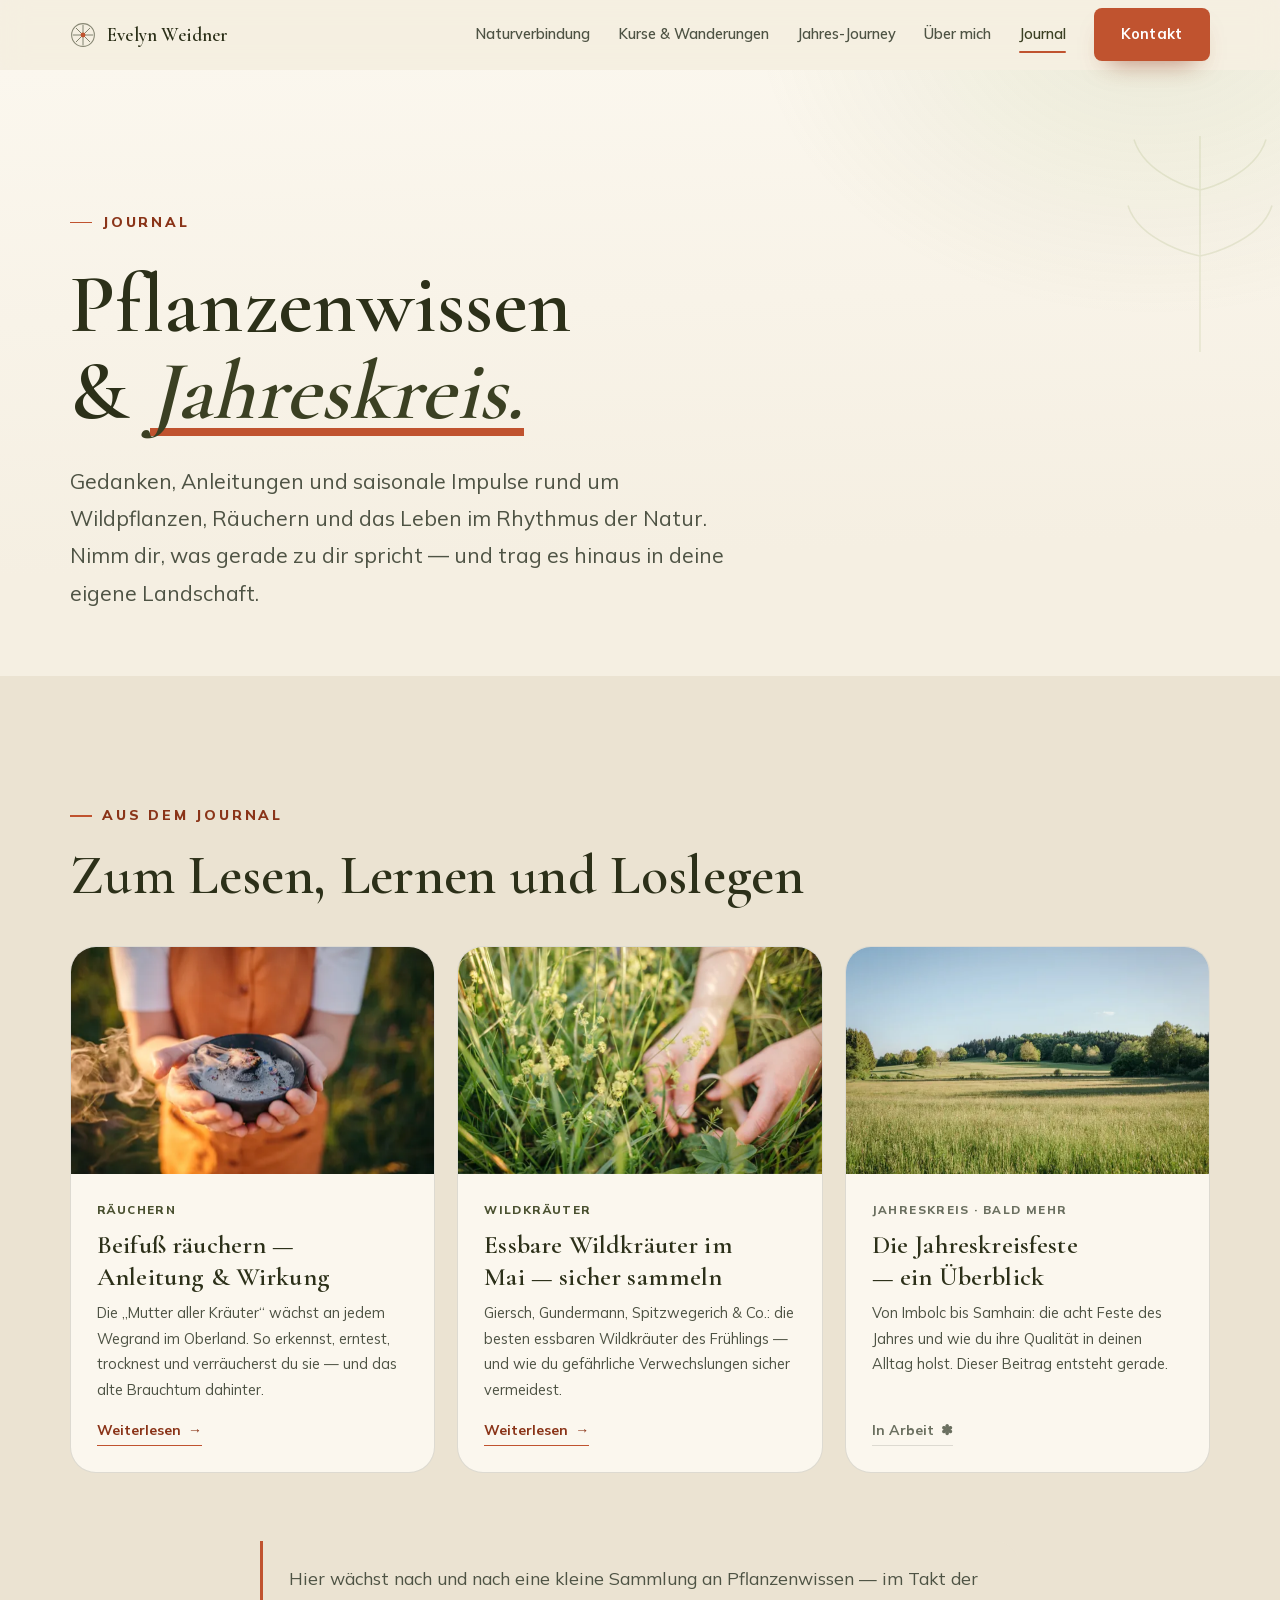
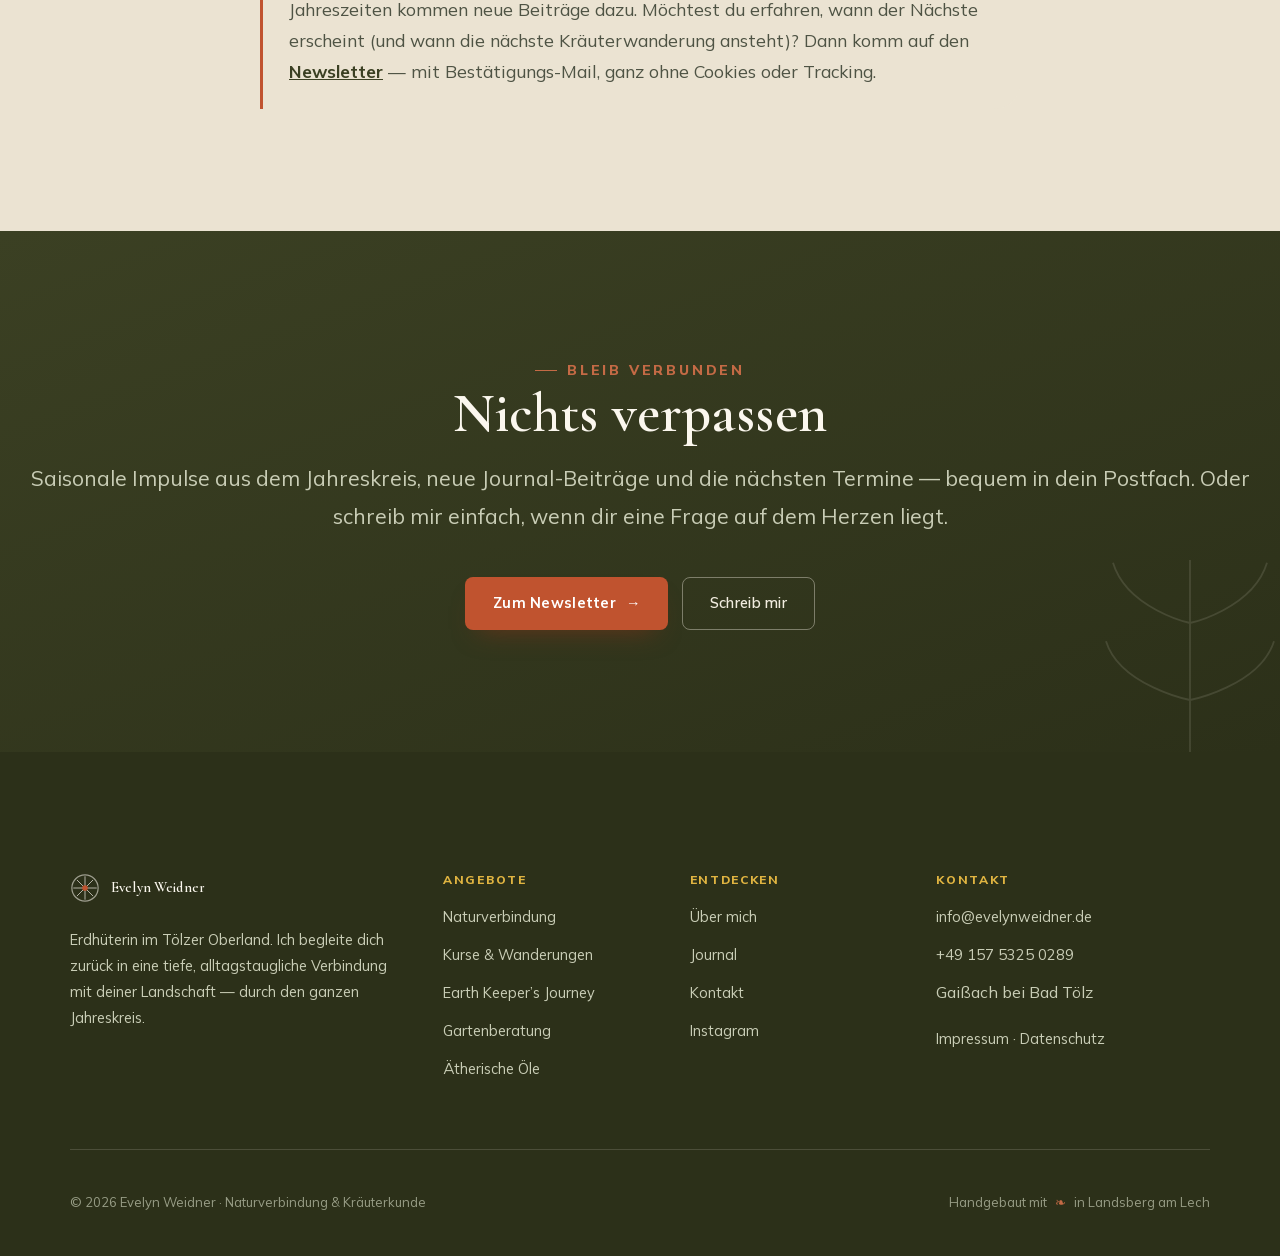
<file: blog.html>
<!DOCTYPE html>
<!-- EVELYN WEIDNER · Journal (Blog-Übersicht) · Lechcode-Vorschau (noindex). Fotos: Jasmin Breidenbach (Rechte klären). -->
<html lang="de">
<head>
  <meta charset="UTF-8" />
  <meta name="viewport" content="width=device-width, initial-scale=1.0" />
  <script>document.documentElement.classList.add('js');if(location.search.indexOf('foto')>-1)document.documentElement.classList.add('foto');</script>
  <!-- ENTFERNEN sobald Impressum+Datenschutz live & vom Kunden freigegeben -->
  <meta name="robots" content="noindex, nofollow" />
  <title>Journal — Pflanzenwissen &amp; Jahreskreis | Evelyn Weidner</title>
  <meta name="description" content="Gedanken, Anleitungen und saisonale Impulse rund um Wildpflanzen, Räuchern und das Leben im Rhythmus der Natur — das Journal von Erdhüterin Evelyn Weidner aus dem Tölzer Oberland." />
  <meta property="og:title" content="Journal — Pflanzenwissen &amp; Jahreskreis" />
  <meta property="og:description" content="Anleitungen und saisonale Impulse rund um Wildpflanzen, Räuchern und das Leben im Rhythmus der Natur." />
  <meta property="og:type" content="website" />
  <meta property="og:locale" content="de_DE" />
  <meta property="og:url" content="https://lechcode.github.io/evelyn-weidner-vorschau/blog.html" />
  <meta property="og:image" content="https://lechcode.github.io/evelyn-weidner-vorschau/assets/og.jpg" />
  <meta property="og:image:width" content="1200" />
  <meta property="og:image:height" content="630" />
  <meta name="theme-color" content="#3B4023" />
  <link rel="icon" href="data:image/svg+xml,%3Csvg xmlns='http://www.w3.org/2000/svg' viewBox='0 0 32 32'%3E%3Crect width='32' height='32' rx='7' fill='%233B4023'/%3E%3Ccircle cx='16' cy='16' r='9.5' fill='none' stroke='%23E2BB8F' stroke-width='1.3'/%3E%3Cg stroke='%23EBE3D2' stroke-width='1'%3E%3Cpath d='M16 6.5V25.5M6.5 16H25.5M9.2 9.2l13.6 13.6M22.8 9.2 9.2 22.8'/%3E%3C/g%3E%3Ccircle cx='16' cy='16' r='2.4' fill='%23C0532F'/%3E%3C/svg%3E" />
  <link rel="preload" as="font" type="font/woff2" href="assets/fonts/cormorant-garamond-latin.woff2" crossorigin>
  <link rel="preload" as="font" type="font/woff2" href="assets/fonts/mulish-latin.woff2" crossorigin>
  <link rel="stylesheet" href="assets/fonts.css">
  <link rel="stylesheet" href="assets/site.css?v=8">
  <link rel="stylesheet" href="assets/pages.css?v=8">
</head>
<body>
  <a href="#main" class="btn" style="position:absolute;left:-9999px;top:8px;z-index:200;" onfocus="this.style.left='8px'" onblur="this.style.left='-9999px'">Zum Inhalt springen</a>

  <header class="nav" id="nav">
    <div class="wrap nav-in">
      <a href="index.html" class="wm" aria-label="Evelyn Weidner — Startseite">
        <svg viewBox="0 0 32 32" aria-hidden="true"><circle cx="16" cy="16" r="14" fill="none" stroke="currentColor" stroke-width="1.3" opacity=".55"/><g stroke="currentColor" stroke-width="1" opacity=".7"><path d="M16 3.5v25M3.5 16h25M7.4 7.4l17.2 17.2M24.6 7.4 7.4 24.6"/></g><circle cx="16" cy="16" r="3" fill="#C0532F" stroke="none"/></svg>
        Evelyn Weidner
      </a>
      <nav class="nav-links" aria-label="Hauptnavigation">
        <a href="naturverbindung.html">Naturverbindung</a>
        <a href="kurse.html">Kurse &amp; Wanderungen</a>
        <a href="earth-keepers-journey.html">Jahres-Journey</a>
        <a href="ueber-mich.html">Über mich</a>
        <a href="blog.html" class="active">Journal</a>
        <a href="index.html#kontakt" class="btn btn-gold">Kontakt</a>
      </nav>
      <button class="nav-toggle" id="navToggle" aria-label="Menü öffnen" aria-expanded="false" aria-controls="mobileMenu"><span></span><span></span><span></span></button>
    </div>
  </header>
  <nav class="mobile-menu" id="mobileMenu" aria-label="Mobile Navigation">
    <a href="naturverbindung.html"><span>Naturverbindung</span><span class="num">01</span></a>
    <a href="kurse.html"><span>Kurse &amp; Wanderungen</span><span class="num">02</span></a>
    <a href="earth-keepers-journey.html"><span>Jahres-Journey</span><span class="num">03</span></a>
    <a href="ueber-mich.html"><span>Über mich</span><span class="num">04</span></a>
    <a href="blog.html"><span>Journal</span><span class="num">05</span></a>
    <a href="index.html#kontakt" class="btn btn-gold mm-cta">Kontakt aufnehmen</a>
  </nav>

  <main id="main">
    <!-- Page-Hero -->
    <section class="page-hero">
      <svg class="page-hero-leaf" viewBox="0 0 200 200" aria-hidden="true" fill="none" stroke="#7F9241" stroke-width="1.3"><path d="M100 195V15M100 60C100 60 55 50 45 18M100 60C100 60 145 50 155 18M100 115C100 115 50 105 40 73M100 115C100 115 150 105 160 73"/></svg>
      <div class="wrap">
        <span class="eyebrow reveal">Journal</span>
        <h1 class="reveal d1">Pflanzenwissen &amp; <em>Jahreskreis.</em></h1>
        <p class="lead reveal d2">Gedanken, Anleitungen und saisonale Impulse rund um Wildpflanzen, Räuchern und das Leben im Rhythmus der Natur. Nimm dir, was gerade zu dir spricht — und trag es hinaus in deine eigene Landschaft.</p>
      </div>
    </section>

    <!-- Beitrags-Grid -->
    <section class="sand">
      <div class="wrap">
        <div class="sec-head reveal" style="max-width:none;margin-bottom:var(--space-4);">
          <span class="eyebrow">Aus dem Journal</span>
          <h2 style="margin-top:var(--space-2);">Zum Lesen, Lernen und Loslegen</h2>
        </div>
        <div class="blog-grid">
          <article class="post reveal">
            <a href="blog-beifuss-raeuchern.html" class="media" aria-label="Beifuß räuchern — Anleitung &amp; Wirkung">
              <picture><source type="image/webp" srcset="assets/img/raeuchern-haende-560.webp 560w, assets/img/raeuchern-haende-900.webp 900w, assets/img/raeuchern-haende-1200.webp 1200w" sizes="(max-width:900px) 92vw, 360px"><img src="assets/img/raeuchern-haende-900.jpg" width="900" height="600" alt="Hände halten eine rauchende Räucherschale mit getrocknetem Beifuß in der Sommerwiese" fetchpriority="high" decoding="async"></picture>
            </a>
            <div class="body">
              <span class="tag">Räuchern</span>
              <h3>Beifuß räuchern — Anleitung &amp; Wirkung</h3>
              <p>Die „Mutter aller Kräuter“ wächst an jedem Wegrand im Oberland. So erkennst, erntest, trocknest und verräucherst du sie — und das alte Brauchtum dahinter.</p>
              <a href="blog-beifuss-raeuchern.html" class="textlink">Weiterlesen <span aria-hidden="true">→</span></a>
            </div>
          </article>
          <article class="post reveal d1">
            <a href="blog-essbare-wildkraeuter-mai.html" class="media" aria-label="Essbare Wildkräuter im Mai — sicher sammeln">
              <picture><source type="image/webp" srcset="assets/img/kraeuter-pfluecken-560.webp 560w, assets/img/kraeuter-pfluecken-900.webp 900w, assets/img/kraeuter-pfluecken-1200.webp 1200w" sizes="(max-width:900px) 92vw, 360px"><img src="assets/img/kraeuter-pfluecken-900.jpg" width="900" height="600" alt="Hand pflückt behutsam junge essbare Wildkräuter in einer Frühlingswiese" loading="lazy" decoding="async"></picture>
            </a>
            <div class="body">
              <span class="tag">Wildkräuter</span>
              <h3>Essbare Wildkräuter im Mai — sicher sammeln</h3>
              <p>Giersch, Gundermann, Spitzwegerich &amp; Co.: die besten essbaren Wildkräuter des Frühlings — und wie du gefährliche Verwechslungen sicher vermeidest.</p>
              <a href="blog-essbare-wildkraeuter-mai.html" class="textlink">Weiterlesen <span aria-hidden="true">→</span></a>
            </div>
          </article>
          <article class="post reveal d2">
            <a href="#" class="media" aria-label="Die Jahreskreisfeste — bald mehr">
              <picture><source type="image/webp" srcset="assets/img/landschaft-feld-640.webp 640w, assets/img/landschaft-feld-1024.webp 1024w, assets/img/landschaft-feld-1200.webp 1200w" sizes="(max-width:900px) 92vw, 360px"><img src="assets/img/landschaft-feld-1024.jpg" width="1024" height="683" alt="Weite Voralpenlandschaft mit Feld und Waldrand im warmen Abendlicht" loading="lazy" decoding="async"></picture>
            </a>
            <div class="body">
              <span class="tag" style="color:var(--ink-faint);">Jahreskreis · bald mehr</span>
              <h3>Die Jahreskreisfeste — ein Überblick</h3>
              <p>Von Imbolc bis Samhain: die acht Feste des Jahres und wie du ihre Qualität in deinen Alltag holst. Dieser Beitrag entsteht gerade.</p>
              <span class="textlink" style="border-color:var(--line);color:var(--ink-faint);cursor:default;">In Arbeit <span aria-hidden="true">✽</span></span>
            </div>
          </article>
        </div>

        <!-- Hinweis / Newsletter -->
        <div class="wrap-narrow reveal d1" style="margin-top:var(--space-5);">
          <div class="callout">
            Hier wächst nach und nach eine kleine Sammlung an Pflanzenwissen — im Takt der Jahreszeiten kommen neue Beiträge dazu. Möchtest du erfahren, wann der Nächste erscheint (und wann die nächste Kräuterwanderung ansteht)? Dann komm auf den <b><a href="index.html#" style="color:var(--forest);text-decoration:underline;">Newsletter</a></b> — mit Bestätigungs-Mail, ganz ohne Cookies oder Tracking.
          </div>
        </div>
      </div>
    </section>

    <!-- CTA-Band -->
    <section class="cta-band">
      <svg class="cta-band-leaf" viewBox="0 0 200 200" aria-hidden="true" fill="none" stroke="#F1ECDF" stroke-width="1.3"><path d="M100 190V20M100 65C100 65 55 55 45 22M100 65C100 65 145 55 155 22M100 120C100 120 50 110 40 78M100 120C100 120 150 110 160 78"/></svg>
      <div class="wrap wrap-narrow">
        <span class="eyebrow" style="justify-content:center;">Bleib verbunden</span>
        <h2>Nichts verpassen</h2>
        <p>Saisonale Impulse aus dem Jahreskreis, neue Journal-Beiträge und die nächsten Termine — bequem in dein Postfach. Oder schreib mir einfach, wenn dir eine Frage auf dem Herzen liegt.</p>
        <div class="btns">
          <a href="index.html#" class="btn btn-gold">Zum Newsletter <span class="arr" aria-hidden="true">→</span></a>
          <a href="index.html#kontakt" class="btn btn-ghost">Schreib mir</a>
        </div>
      </div>
    </section>
  </main>

  <footer class="site-footer">
    <div class="wrap">
      <div class="f-top">
        <div class="f-about">
          <a href="index.html" class="wm"><svg viewBox="0 0 32 32" aria-hidden="true"><circle cx="16" cy="16" r="14" fill="none" stroke="currentColor" stroke-width="1.3" opacity=".55"/><g stroke="currentColor" stroke-width="1" opacity=".7"><path d="M16 3.5v25M3.5 16h25M7.4 7.4l17.2 17.2M24.6 7.4 7.4 24.6"/></g><circle cx="16" cy="16" r="3" fill="#C0532F" stroke="none"/></svg>Evelyn Weidner</a>
          <p>Erdhüterin im Tölzer Oberland. Ich begleite dich zurück in eine tiefe, alltagstaugliche Verbindung mit deiner Landschaft — durch den ganzen Jahreskreis.</p>
        </div>
        <div><h4>Angebote</h4><ul>
          <li><a href="naturverbindung.html">Naturverbindung</a></li>
          <li><a href="kurse.html">Kurse &amp; Wanderungen</a></li>
          <li><a href="earth-keepers-journey.html">Earth Keeper’s Journey</a></li>
          <li><a href="gartenberatung.html">Gartenberatung</a></li>
          <li><a href="doterra.html">Ätherische Öle</a></li>
        </ul></div>
        <div><h4>Entdecken</h4><ul>
          <li><a href="ueber-mich.html">Über mich</a></li>
          <li><a href="blog.html">Journal</a></li>
          <li><a href="index.html#kontakt">Kontakt</a></li>
          <li><a href="https://www.instagram.com/evelyn.naturverbunden" target="_blank" rel="noopener noreferrer">Instagram</a></li>
        </ul></div>
        <div><h4>Kontakt</h4><ul>
          <li><a href="mailto:info@evelynweidner.de">info@evelynweidner.de</a></li>
          <li><a href="tel:+4915753250289">+49 157 5325 0289</a></li>
          <li>Gaißach bei Bad Tölz</li>
          <li style="margin-top:8px;"><a href="impressum.html">Impressum</a> · <a href="datenschutz.html">Datenschutz</a></li>
        </ul></div>
      </div>
      <div class="f-bottom">
        <span>© <span id="year">2026</span> Evelyn Weidner · Naturverbindung &amp; Kräuterkunde</span>
        <span class="made">Handgebaut mit <span style="color:var(--terra-line);">❧</span> in Landsberg am Lech</span>
      </div>
    </div>
  </footer>
  <script src="assets/site.js?v=8" defer></script>
</body>
</html>
</file>
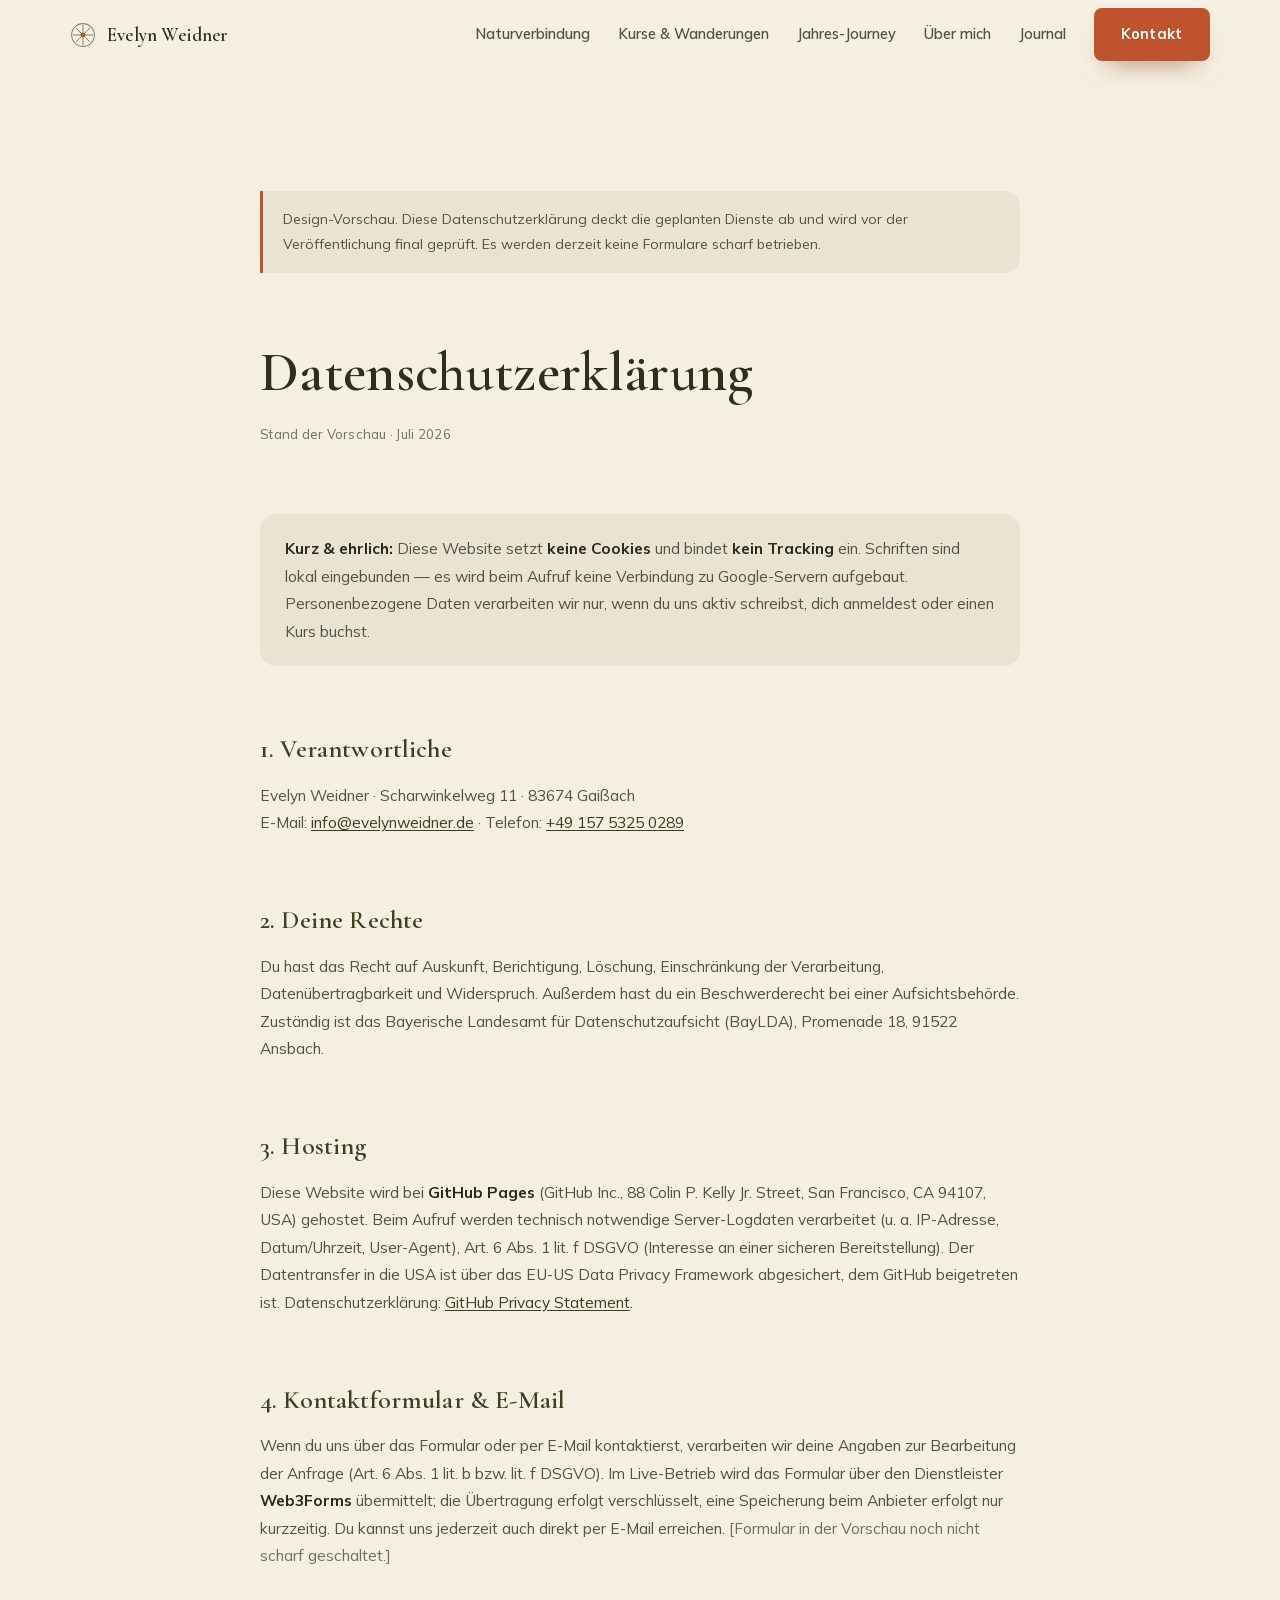
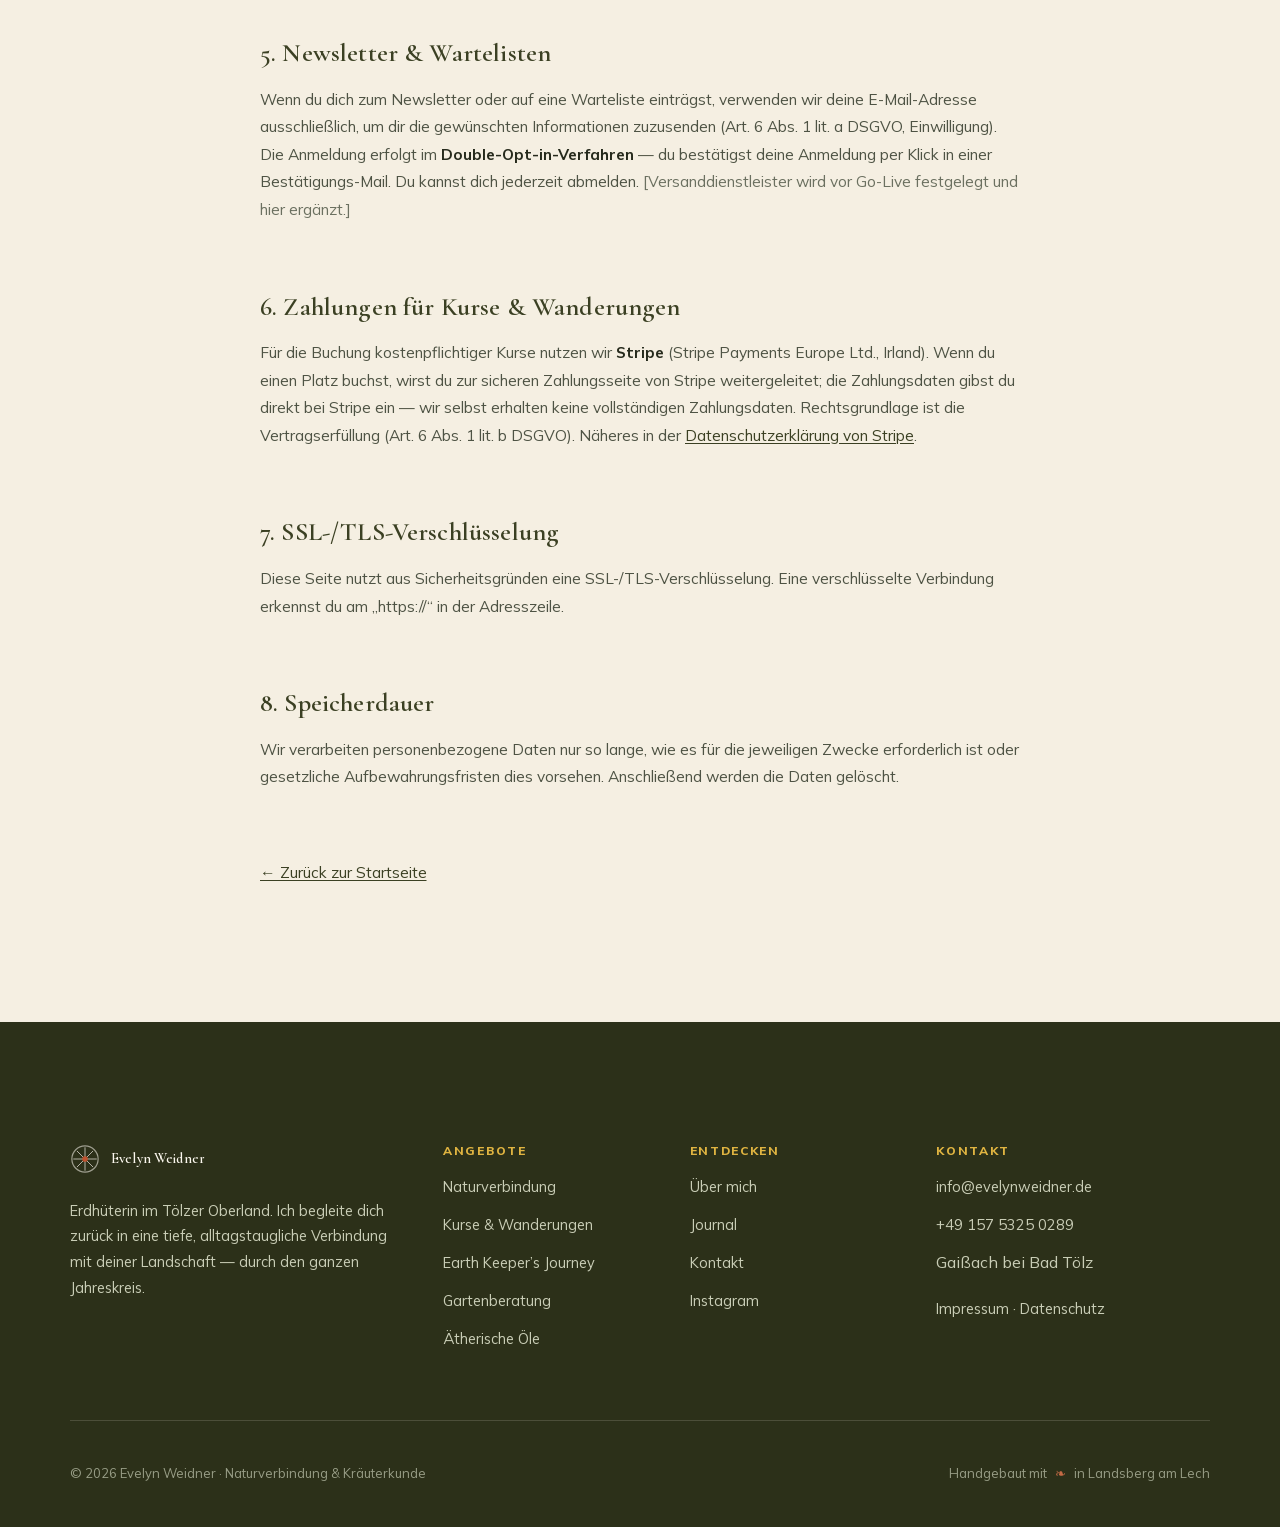
<file: datenschutz.html>
<!DOCTYPE html>
<!-- EVELYN WEIDNER · Datenschutz · Lechcode-Vorschau (noindex). Module für real verbaute Dienste; vor Go-Live final. -->
<html lang="de">
<head>
  <meta charset="UTF-8" />
  <meta name="viewport" content="width=device-width, initial-scale=1.0" />
  <script>document.documentElement.classList.add('js');</script>
  <meta name="robots" content="noindex, nofollow" />
  <title>Datenschutz | Evelyn Weidner</title>
  <meta name="description" content="Datenschutzerklärung von Evelyn Weidner, Naturverbindung & Kräuterkunde." />
  <meta property="og:title" content="Datenschutz | Evelyn Weidner" />
  <meta property="og:description" content="Datenschutzerklärung von Evelyn Weidner — cookiefrei, kein Tracking, Schriften lokal." />
  <meta property="og:type" content="website" />
  <meta property="og:url" content="https://lechcode.github.io/evelyn-weidner-vorschau/datenschutz.html" />
  <meta property="og:image" content="https://lechcode.github.io/evelyn-weidner-vorschau/assets/og.jpg" />
  <meta name="theme-color" content="#3B4023" />
  <link rel="icon" href="data:image/svg+xml,%3Csvg xmlns='http://www.w3.org/2000/svg' viewBox='0 0 32 32'%3E%3Crect width='32' height='32' rx='7' fill='%233B4023'/%3E%3Ccircle cx='16' cy='16' r='9.5' fill='none' stroke='%23E2BB8F' stroke-width='1.3'/%3E%3Cg stroke='%23EBE3D2' stroke-width='1'%3E%3Cpath d='M16 6.5V25.5M6.5 16H25.5M9.2 9.2l13.6 13.6M22.8 9.2 9.2 22.8'/%3E%3C/g%3E%3Ccircle cx='16' cy='16' r='2.4' fill='%23C0532F'/%3E%3C/svg%3E" />
  <link rel="preload" as="font" type="font/woff2" href="assets/fonts/cormorant-garamond-latin.woff2" crossorigin>
  <link rel="stylesheet" href="assets/fonts.css">
  <link rel="stylesheet" href="assets/site.css?v=8">
  <link rel="stylesheet" href="assets/legal.css">
</head>
<body>
  <a href="#main" class="btn" style="position:absolute;left:-9999px;top:8px;z-index:200;" onfocus="this.style.left='8px'" onblur="this.style.left='-9999px'">Zum Inhalt springen</a>
  <header class="nav" id="nav">
    <div class="wrap nav-in">
      <a href="index.html" class="wm" aria-label="Evelyn Weidner — Startseite">
        <svg viewBox="0 0 32 32" aria-hidden="true"><circle cx="16" cy="16" r="14" fill="none" stroke="currentColor" stroke-width="1.3" opacity=".55"/><g stroke="currentColor" stroke-width="1" opacity=".7"><path d="M16 3.5v25M3.5 16h25M7.4 7.4l17.2 17.2M24.6 7.4 7.4 24.6"/></g><circle cx="16" cy="16" r="3" fill="#C0532F" stroke="none"/></svg>
        Evelyn Weidner
      </a>
      <nav class="nav-links" aria-label="Hauptnavigation">
        <a href="naturverbindung.html">Naturverbindung</a>
        <a href="kurse.html">Kurse &amp; Wanderungen</a>
        <a href="earth-keepers-journey.html">Jahres-Journey</a>
        <a href="ueber-mich.html">Über mich</a>
        <a href="blog.html">Journal</a>
        <a href="index.html#kontakt" class="btn btn-gold">Kontakt</a>
      </nav>
      <button class="nav-toggle" id="navToggle" aria-label="Menü öffnen" aria-expanded="false" aria-controls="mobileMenu"><span></span><span></span><span></span></button>
    </div>
  </header>
  <nav class="mobile-menu" id="mobileMenu" aria-label="Mobile Navigation">
    <a href="naturverbindung.html"><span>Naturverbindung</span><span class="num">01</span></a>
    <a href="kurse.html"><span>Kurse &amp; Wanderungen</span><span class="num">02</span></a>
    <a href="earth-keepers-journey.html"><span>Jahres-Journey</span><span class="num">03</span></a>
    <a href="ueber-mich.html"><span>Über mich</span><span class="num">04</span></a>
    <a href="blog.html"><span>Journal</span><span class="num">05</span></a>
    <a href="index.html#kontakt" class="btn btn-gold mm-cta">Kontakt aufnehmen</a>
  </nav>

  <main id="main" class="legal">
    <div class="wrap">
      <div class="demo-note">Design-Vorschau. Diese Datenschutzerklärung deckt die geplanten Dienste ab und wird vor der Veröffentlichung final geprüft. Es werden derzeit keine Formulare scharf betrieben.</div>
      <h1>Datenschutzerklärung</h1>
      <p class="updated">Stand der Vorschau · Juli 2026</p>

      <div class="box" style="background:var(--sand);border-color:transparent;">
        <p style="margin:0;"><strong>Kurz &amp; ehrlich:</strong> Diese Website setzt <strong>keine Cookies</strong> und bindet <strong>kein Tracking</strong> ein. Schriften sind lokal eingebunden — es wird beim Aufruf keine Verbindung zu Google-Servern aufgebaut. Personenbezogene Daten verarbeiten wir nur, wenn du uns aktiv schreibst, dich anmeldest oder einen Kurs buchst.</p>
      </div>

      <h2>1. Verantwortliche</h2>
      <address>Evelyn Weidner · Scharwinkelweg 11 · 83674 Gaißach<br>E-Mail: <a href="mailto:info@evelynweidner.de">info@evelynweidner.de</a> · Telefon: <a href="tel:+4915753250289">+49 157 5325 0289</a></address>

      <h2>2. Deine Rechte</h2>
      <p>Du hast das Recht auf Auskunft, Berichtigung, Löschung, Einschränkung der Verarbeitung, Datenübertragbarkeit und Widerspruch. Außerdem hast du ein Beschwerderecht bei einer Aufsichtsbehörde. Zuständig ist das Bayerische Landesamt für Datenschutzaufsicht (BayLDA), Promenade 18, 91522 Ansbach.</p>

      <h2>3. Hosting</h2>
      <p>Diese Website wird bei <strong>GitHub Pages</strong> (GitHub Inc., 88 Colin P. Kelly Jr. Street, San Francisco, CA 94107, USA) gehostet. Beim Aufruf werden technisch notwendige Server-Logdaten verarbeitet (u. a. IP-Adresse, Datum/Uhrzeit, User-Agent), Art. 6 Abs. 1 lit. f DSGVO (Interesse an einer sicheren Bereitstellung). Der Datentransfer in die USA ist über das EU-US Data Privacy Framework abgesichert, dem GitHub beigetreten ist. Datenschutzerklärung: <a href="https://docs.github.com/site-policy/privacy-policies/github-general-privacy-statement" target="_blank" rel="noopener noreferrer">GitHub Privacy Statement</a>.</p>

      <h2>4. Kontaktformular &amp; E-Mail</h2>
      <p>Wenn du uns über das Formular oder per E-Mail kontaktierst, verarbeiten wir deine Angaben zur Bearbeitung der Anfrage (Art. 6 Abs. 1 lit. b bzw. lit. f DSGVO). Im Live-Betrieb wird das Formular über den Dienstleister <strong>Web3Forms</strong> übermittelt; die Übertragung erfolgt verschlüsselt, eine Speicherung beim Anbieter erfolgt nur kurzzeitig. Du kannst uns jederzeit auch direkt per E-Mail erreichen. <span style="color:var(--ink-faint);">[Formular in der Vorschau noch nicht scharf geschaltet.]</span></p>

      <h2>5. Newsletter &amp; Wartelisten</h2>
      <p>Wenn du dich zum Newsletter oder auf eine Warteliste einträgst, verwenden wir deine E-Mail-Adresse ausschließlich, um dir die gewünschten Informationen zuzusenden (Art. 6 Abs. 1 lit. a DSGVO, Einwilligung). Die Anmeldung erfolgt im <strong>Double-Opt-in-Verfahren</strong> — du bestätigst deine Anmeldung per Klick in einer Bestätigungs-Mail. Du kannst dich jederzeit abmelden. <span style="color:var(--ink-faint);">[Versanddienstleister wird vor Go-Live festgelegt und hier ergänzt.]</span></p>

      <h2>6. Zahlungen für Kurse &amp; Wanderungen</h2>
      <p>Für die Buchung kostenpflichtiger Kurse nutzen wir <strong>Stripe</strong> (Stripe Payments Europe Ltd., Irland). Wenn du einen Platz buchst, wirst du zur sicheren Zahlungsseite von Stripe weitergeleitet; die Zahlungsdaten gibst du direkt bei Stripe ein — wir selbst erhalten keine vollständigen Zahlungsdaten. Rechtsgrundlage ist die Vertragserfüllung (Art. 6 Abs. 1 lit. b DSGVO). Näheres in der <a href="https://stripe.com/de/privacy" target="_blank" rel="noopener noreferrer">Datenschutzerklärung von Stripe</a>.</p>

      <h2>7. SSL-/TLS-Verschlüsselung</h2>
      <p>Diese Seite nutzt aus Sicherheitsgründen eine SSL-/TLS-Verschlüsselung. Eine verschlüsselte Verbindung erkennst du am „https://“ in der Adresszeile.</p>

      <h2>8. Speicherdauer</h2>
      <p>Wir verarbeiten personenbezogene Daten nur so lange, wie es für die jeweiligen Zwecke erforderlich ist oder gesetzliche Aufbewahrungsfristen dies vorsehen. Anschließend werden die Daten gelöscht.</p>

      <p style="margin-top:var(--space-5);"><a href="index.html">← Zurück zur Startseite</a></p>
    </div>
  </main>

  <footer class="site-footer">
    <div class="wrap">
      <div class="f-top">
        <div class="f-about">
          <a href="index.html" class="wm"><svg viewBox="0 0 32 32" aria-hidden="true"><circle cx="16" cy="16" r="14" fill="none" stroke="currentColor" stroke-width="1.3" opacity=".55"/><g stroke="currentColor" stroke-width="1" opacity=".7"><path d="M16 3.5v25M3.5 16h25M7.4 7.4l17.2 17.2M24.6 7.4 7.4 24.6"/></g><circle cx="16" cy="16" r="3" fill="#C0532F" stroke="none"/></svg>Evelyn Weidner</a>
          <p>Erdhüterin im Tölzer Oberland. Ich begleite dich zurück in eine tiefe, alltagstaugliche Verbindung mit deiner Landschaft — durch den ganzen Jahreskreis.</p>
        </div>
        <div><h4>Angebote</h4><ul>
          <li><a href="naturverbindung.html">Naturverbindung</a></li>
          <li><a href="kurse.html">Kurse &amp; Wanderungen</a></li>
          <li><a href="earth-keepers-journey.html">Earth Keeper’s Journey</a></li>
          <li><a href="gartenberatung.html">Gartenberatung</a></li>
          <li><a href="doterra.html">Ätherische Öle</a></li>
        </ul></div>
        <div><h4>Entdecken</h4><ul>
          <li><a href="ueber-mich.html">Über mich</a></li>
          <li><a href="blog.html">Journal</a></li>
          <li><a href="index.html#kontakt">Kontakt</a></li>
          <li><a href="https://www.instagram.com/evelyn.naturverbunden" target="_blank" rel="noopener noreferrer">Instagram</a></li>
        </ul></div>
        <div><h4>Kontakt</h4><ul>
          <li><a href="mailto:info@evelynweidner.de">info@evelynweidner.de</a></li>
          <li><a href="tel:+4915753250289">+49 157 5325 0289</a></li>
          <li>Gaißach bei Bad Tölz</li>
          <li style="margin-top:8px;"><a href="impressum.html">Impressum</a> · <a href="datenschutz.html">Datenschutz</a></li>
        </ul></div>
      </div>
      <div class="f-bottom">
        <span>© <span id="year">2026</span> Evelyn Weidner · Naturverbindung &amp; Kräuterkunde</span>
        <span class="made">Handgebaut mit <span style="color:var(--terra-line);">❧</span> in Landsberg am Lech</span>
      </div>
    </div>
  </footer>
  <script src="assets/site.js?v=8" defer></script>
</body>
</html>
</file>
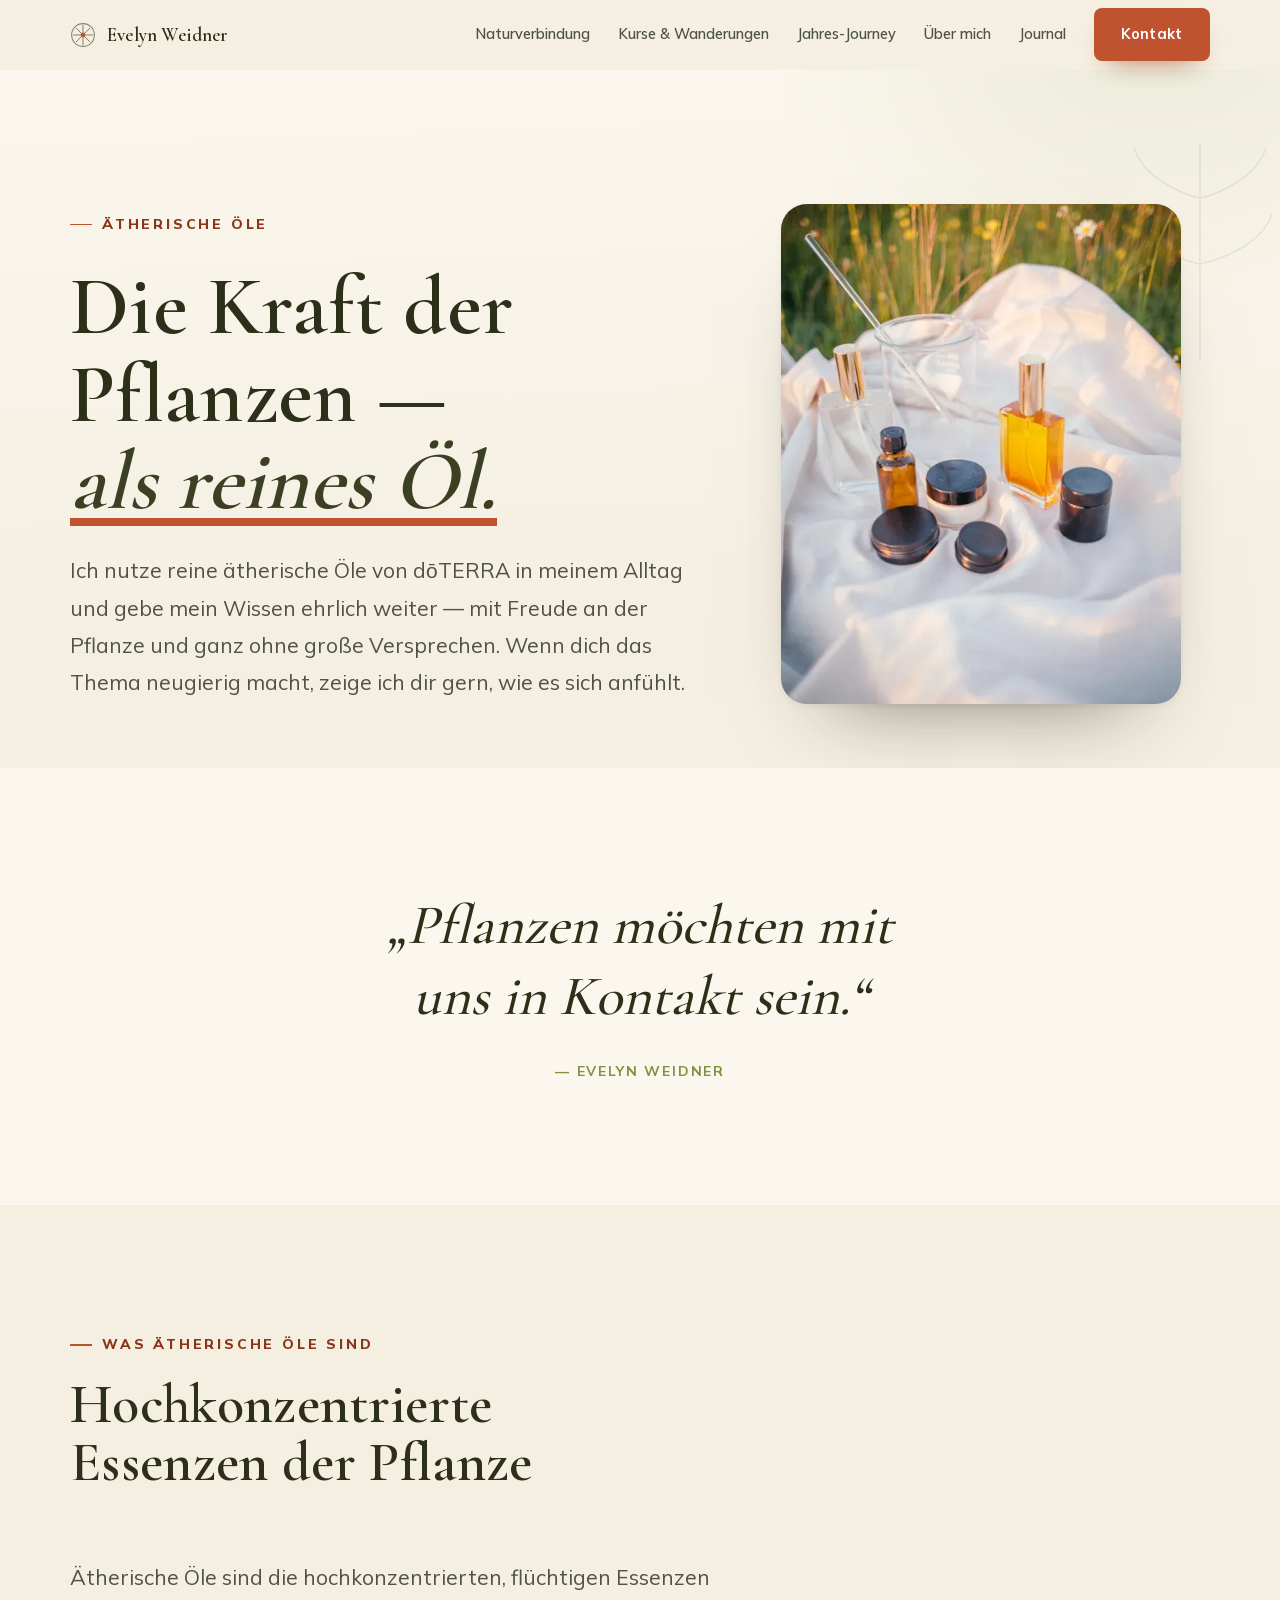
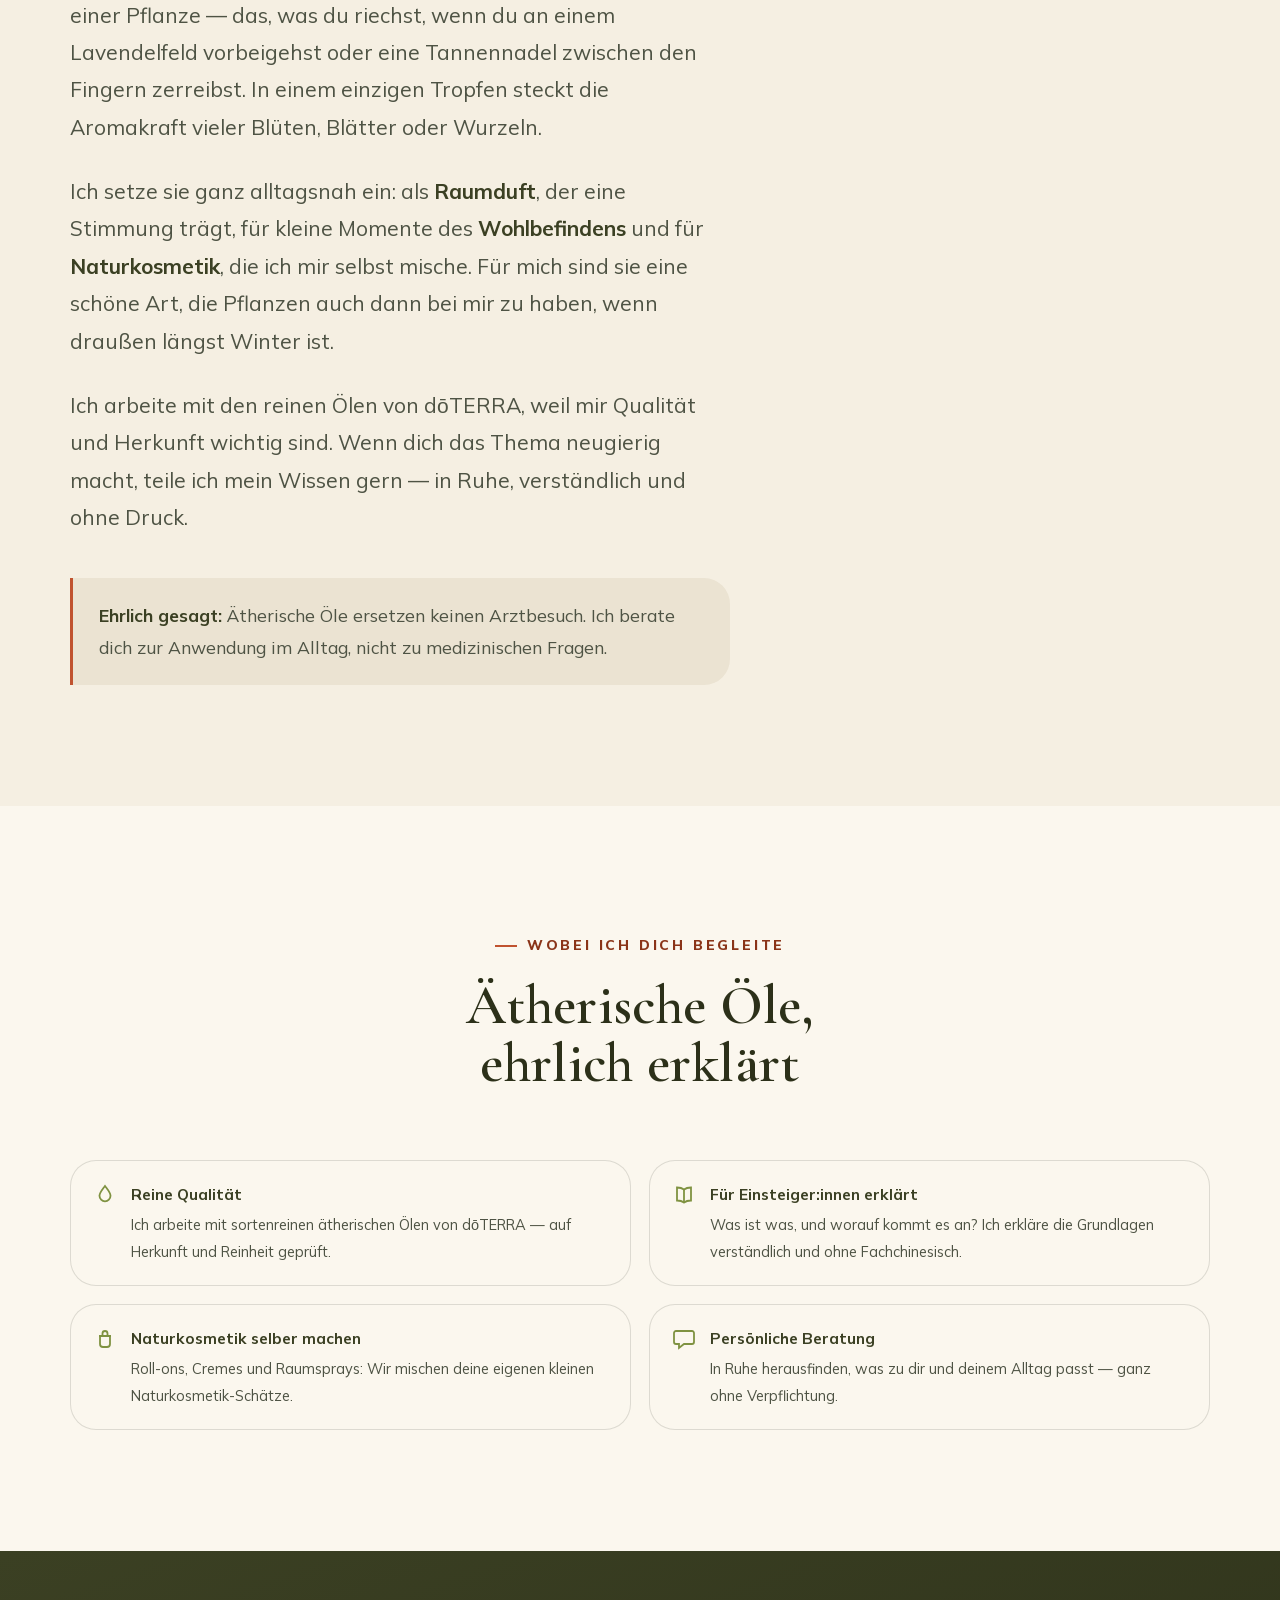
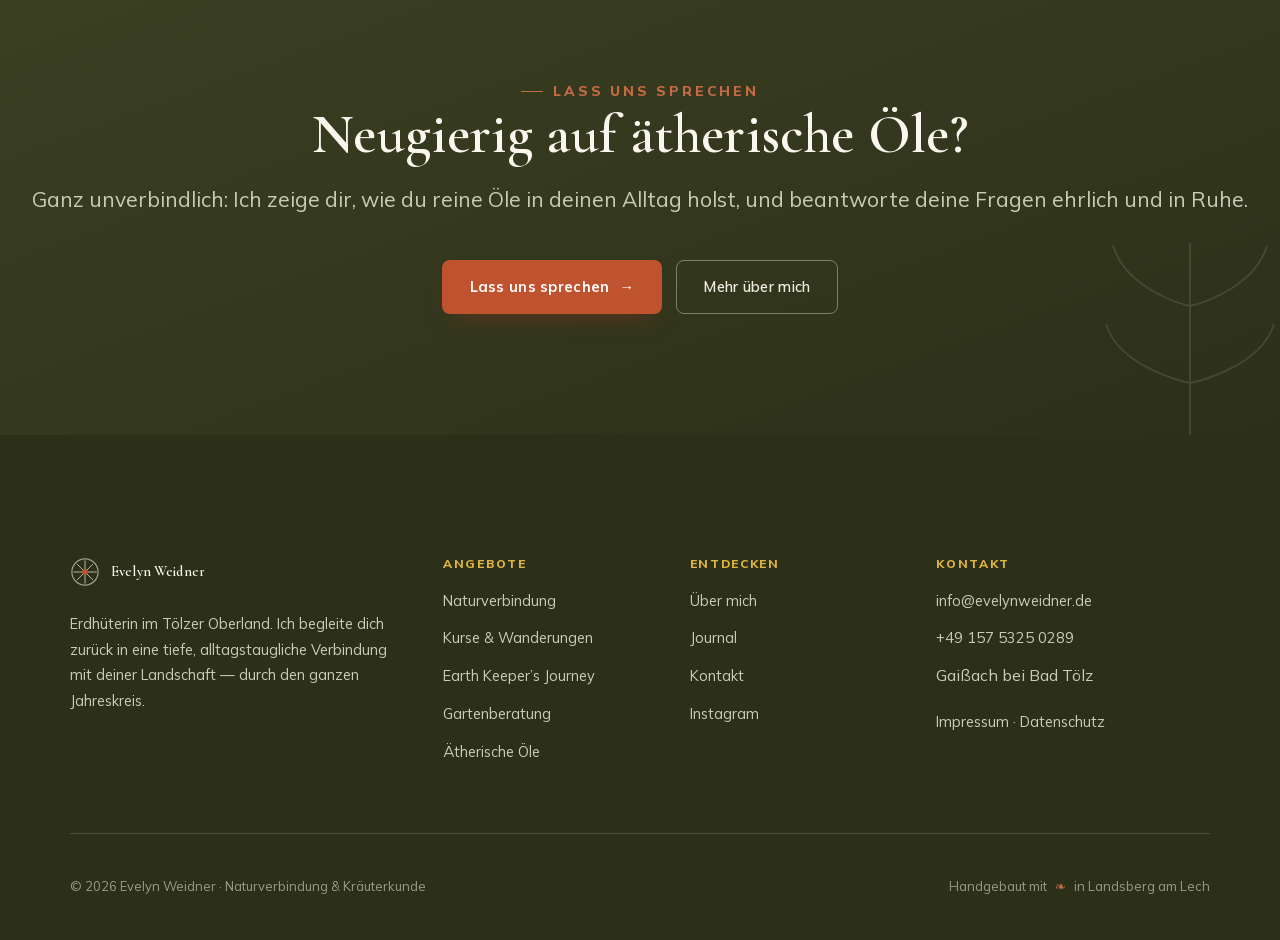
<file: doterra.html>
<!DOCTYPE html>
<!-- EVELYN WEIDNER · Ätherische Öle (dōTERRA) · Lechcode-Vorschau (noindex). Zurückhaltend, HWG-konform, keine Heil-/Einkommensversprechen. -->
<html lang="de">
<head>
  <meta charset="UTF-8" />
  <meta name="viewport" content="width=device-width, initial-scale=1.0" />
  <script>document.documentElement.classList.add('js');if(location.search.indexOf('foto')>-1)document.documentElement.classList.add('foto');</script>
  <!-- ENTFERNEN sobald Impressum+Datenschutz live & vom Kunden freigegeben -->
  <meta name="robots" content="noindex, nofollow" />
  <title>Ätherische Öle — reine Pflanzenkraft im Alltag | Evelyn Weidner</title>
  <meta name="description" content="Evelyn Weidner nutzt reine ätherische Öle von dōTERRA in ihrem Alltag — als Raumduft, für Wohlbefinden und Naturkosmetik. Ehrliche Weitergabe von Wissen, ganz ohne Heilversprechen." />
  <meta property="og:title" content="Ätherische Öle — reine Pflanzenkraft im Alltag" />
  <meta property="og:description" content="Die Kraft der Pflanzen als reines Öl: Evelyn zeigt dir ehrlich und in Ruhe, wie ätherische Öle in deinen Alltag passen." />
  <meta property="og:type" content="website" />
  <meta property="og:locale" content="de_DE" />
  <meta property="og:url" content="https://lechcode.github.io/evelyn-weidner-vorschau/doterra.html" />
  <meta property="og:image" content="https://lechcode.github.io/evelyn-weidner-vorschau/assets/og.jpg" />
  <meta property="og:image:width" content="1200" />
  <meta property="og:image:height" content="630" />
  <meta name="theme-color" content="#3B4023" />
  <link rel="icon" href="data:image/svg+xml,%3Csvg xmlns='http://www.w3.org/2000/svg' viewBox='0 0 32 32'%3E%3Crect width='32' height='32' rx='7' fill='%233B4023'/%3E%3Ccircle cx='16' cy='16' r='9.5' fill='none' stroke='%23E2BB8F' stroke-width='1.3'/%3E%3Cg stroke='%23EBE3D2' stroke-width='1'%3E%3Cpath d='M16 6.5V25.5M6.5 16H25.5M9.2 9.2l13.6 13.6M22.8 9.2 9.2 22.8'/%3E%3C/g%3E%3Ccircle cx='16' cy='16' r='2.4' fill='%23C0532F'/%3E%3C/svg%3E" />
  <link rel="preload" as="font" type="font/woff2" href="assets/fonts/cormorant-garamond-latin.woff2" crossorigin>
  <link rel="preload" as="font" type="font/woff2" href="assets/fonts/mulish-latin.woff2" crossorigin>
  <link rel="stylesheet" href="assets/fonts.css">
  <link rel="stylesheet" href="assets/site.css?v=8">
  <link rel="stylesheet" href="assets/pages.css?v=8">
</head>
<body>
  <a href="#main" class="btn" style="position:absolute;left:-9999px;top:8px;z-index:200;" onfocus="this.style.left='8px'" onblur="this.style.left='-9999px'">Zum Inhalt springen</a>

  <header class="nav" id="nav">
    <div class="wrap nav-in">
      <a href="index.html" class="wm" aria-label="Evelyn Weidner — Startseite">
        <svg viewBox="0 0 32 32" aria-hidden="true"><circle cx="16" cy="16" r="14" fill="none" stroke="currentColor" stroke-width="1.3" opacity=".55"/><g stroke="currentColor" stroke-width="1" opacity=".7"><path d="M16 3.5v25M3.5 16h25M7.4 7.4l17.2 17.2M24.6 7.4 7.4 24.6"/></g><circle cx="16" cy="16" r="3" fill="#C0532F" stroke="none"/></svg>
        Evelyn Weidner
      </a>
      <nav class="nav-links" aria-label="Hauptnavigation">
        <a href="naturverbindung.html">Naturverbindung</a>
        <a href="kurse.html">Kurse &amp; Wanderungen</a>
        <a href="earth-keepers-journey.html">Jahres-Journey</a>
        <a href="ueber-mich.html">Über mich</a>
        <a href="blog.html">Journal</a>
        <a href="index.html#kontakt" class="btn btn-gold">Kontakt</a>
      </nav>
      <button class="nav-toggle" id="navToggle" aria-label="Menü öffnen" aria-expanded="false" aria-controls="mobileMenu"><span></span><span></span><span></span></button>
    </div>
  </header>
  <nav class="mobile-menu" id="mobileMenu" aria-label="Mobile Navigation">
    <a href="naturverbindung.html"><span>Naturverbindung</span><span class="num">01</span></a>
    <a href="kurse.html"><span>Kurse &amp; Wanderungen</span><span class="num">02</span></a>
    <a href="earth-keepers-journey.html"><span>Jahres-Journey</span><span class="num">03</span></a>
    <a href="ueber-mich.html"><span>Über mich</span><span class="num">04</span></a>
    <a href="blog.html"><span>Journal</span><span class="num">05</span></a>
    <a href="index.html#kontakt" class="btn btn-gold mm-cta">Kontakt aufnehmen</a>
  </nav>

  <main id="main">
    <!-- Page-Hero -->
    <section class="page-hero with-figure">
      <svg class="page-hero-leaf" viewBox="0 0 200 200" aria-hidden="true" fill="none" stroke="#7F9241" stroke-width="1.3"><path d="M100 195V15M100 60C100 60 55 50 45 18M100 60C100 60 145 50 155 18M100 115C100 115 50 105 40 73M100 115C100 115 150 105 160 73"/></svg>
      <div class="wrap">
        <div>
          <span class="eyebrow reveal">Ätherische Öle</span>
          <h1 class="reveal d1">Die Kraft der Pflanzen — <em>als reines Öl.</em></h1>
          <p class="lead reveal d2">Ich nutze reine ätherische Öle von dōTERRA in meinem Alltag und gebe mein Wissen ehrlich weiter — mit Freude an der Pflanze und ganz ohne große Versprechen. Wenn dich das Thema neugierig macht, zeige ich dir gern, wie es sich anfühlt.</p>
        </div>
        <div class="figure reveal d2">
          <picture><source type="image/webp" srcset="assets/img/oele-stillleben-480.webp 480w, assets/img/oele-stillleben-760.webp 760w, assets/img/oele-stillleben-800.webp 800w" sizes="(max-width:900px) 80vw, 400px"><img src="assets/img/oele-stillleben-760.jpg" width="760" height="1140" alt="Stillleben mit Fläschchen ätherischer Öle zwischen getrockneten Kräutern und Blüten" fetchpriority="high"></picture>
        </div>
      </div>
    </section>

    <!-- Epigraph -->
    <section class="epigraph paper">
      <div class="wrap reveal">
        <blockquote>„Pflanzen möchten mit uns in Kontakt sein.“</blockquote>
        <div class="who">— Evelyn Weidner</div>
      </div>
    </section>

    <!-- Was ätherische Öle sind -->
    <section>
      <div class="wrap">
        <div class="sec-head reveal">
          <span class="eyebrow">Was ätherische Öle sind</span>
          <h2>Hochkonzentrierte Essenzen der Pflanze</h2>
        </div>
        <div class="prose reveal d1">
          <p>Ätherische Öle sind die hochkonzentrierten, flüchtigen Essenzen einer Pflanze — das, was du riechst, wenn du an einem Lavendelfeld vorbeigehst oder eine Tannennadel zwischen den Fingern zerreibst. In einem einzigen Tropfen steckt die Aromakraft vieler Blüten, Blätter oder Wurzeln.</p>
          <p>Ich setze sie ganz alltagsnah ein: als <strong>Raumduft</strong>, der eine Stimmung trägt, für kleine Momente des <strong>Wohlbefindens</strong> und für <strong>Naturkosmetik</strong>, die ich mir selbst mische. Für mich sind sie eine schöne Art, die Pflanzen auch dann bei mir zu haben, wenn draußen längst Winter ist.</p>
          <p>Ich arbeite mit den reinen Ölen von dōTERRA, weil mir Qualität und Herkunft wichtig sind. Wenn dich das Thema neugierig macht, teile ich mein Wissen gern — in Ruhe, verständlich und ohne Druck.</p>
          <div class="callout" style="margin-top:var(--space-4);">
            <b>Ehrlich gesagt:</b> Ätherische Öle ersetzen keinen Arztbesuch. Ich berate dich zur Anwendung im Alltag, nicht zu medizinischen Fragen.
          </div>
        </div>
      </div>
    </section>

    <!-- Feature-Grid -->
    <section class="paper">
      <div class="wrap">
        <div class="sec-head center reveal">
          <span class="eyebrow" style="justify-content:center;">Wobei ich dich begleite</span>
          <h2>Ätherische Öle, ehrlich erklärt</h2>
        </div>
        <div class="feature-grid reveal d1">
          <div class="feature">
            <svg viewBox="0 0 24 24" fill="none" stroke="currentColor" stroke-width="1.8" aria-hidden="true"><path d="M12 3c3 4 5.5 6.8 5.5 9.8a5.5 5.5 0 0 1-11 0C6.5 9.8 9 7 12 3Z"/></svg>
            <div><b>Reine Qualität</b><span>Ich arbeite mit sortenreinen ätherischen Ölen von dōTERRA — auf Herkunft und Reinheit geprüft.</span></div>
          </div>
          <div class="feature">
            <svg viewBox="0 0 24 24" fill="none" stroke="currentColor" stroke-width="1.8" aria-hidden="true"><path d="M12 6.5C10.3 5.2 7.8 4.5 5 4.5v13c2.8 0 5.3.7 7 2 1.7-1.3 4.2-2 7-2v-13c-2.8 0-5.3.7-7 2Z"/><path d="M12 6.5v13"/></svg>
            <div><b>Für Einsteiger:innen erklärt</b><span>Was ist was, und worauf kommt es an? Ich erkläre die Grundlagen verständlich und ohne Fachchinesisch.</span></div>
          </div>
          <div class="feature">
            <svg viewBox="0 0 24 24" fill="none" stroke="currentColor" stroke-width="1.8" aria-hidden="true"><path d="M7 9h10v8a3 3 0 0 1-3 3H10a3 3 0 0 1-3-3V9Z"/><path d="M6 9h12"/><path d="M9.5 9V6.5a2.5 2.5 0 0 1 5 0V9"/></svg>
            <div><b>Naturkosmetik selber machen</b><span>Roll-ons, Cremes und Raumsprays: Wir mischen deine eigenen kleinen Naturkosmetik-Schätze.</span></div>
          </div>
          <div class="feature">
            <svg viewBox="0 0 24 24" fill="none" stroke="currentColor" stroke-width="1.8" aria-hidden="true"><path d="M20 4H4a2 2 0 0 0-2 2v9a2 2 0 0 0 2 2h3v4l5-4h8a2 2 0 0 0 2-2V6a2 2 0 0 0-2-2Z"/></svg>
            <div><b>Persönliche Beratung</b><span>In Ruhe herausfinden, was zu dir und deinem Alltag passt — ganz ohne Verpflichtung.</span></div>
          </div>
        </div>
      </div>
    </section>

    <!-- CTA-Band -->
    <section class="cta-band">
      <svg class="cta-band-leaf" viewBox="0 0 200 200" aria-hidden="true" fill="none" stroke="#F1ECDF" stroke-width="1.3"><path d="M100 190V20M100 65C100 65 55 55 45 22M100 65C100 65 145 55 155 22M100 120C100 120 50 110 40 78M100 120C100 120 150 110 160 78"/></svg>
      <div class="wrap wrap-narrow">
        <span class="eyebrow" style="justify-content:center;">Lass uns sprechen</span>
        <h2>Neugierig auf ätherische Öle?</h2>
        <p>Ganz unverbindlich: Ich zeige dir, wie du reine Öle in deinen Alltag holst, und beantworte deine Fragen ehrlich und in Ruhe.</p>
        <div class="btns">
          <a href="index.html#kontakt" class="btn btn-gold">Lass uns sprechen <span class="arr" aria-hidden="true">→</span></a>
          <a href="ueber-mich.html" class="btn btn-ghost">Mehr über mich</a>
        </div>
      </div>
    </section>
  </main>

  <footer class="site-footer">
    <div class="wrap">
      <div class="f-top">
        <div class="f-about">
          <a href="index.html" class="wm"><svg viewBox="0 0 32 32" aria-hidden="true"><circle cx="16" cy="16" r="14" fill="none" stroke="currentColor" stroke-width="1.3" opacity=".55"/><g stroke="currentColor" stroke-width="1" opacity=".7"><path d="M16 3.5v25M3.5 16h25M7.4 7.4l17.2 17.2M24.6 7.4 7.4 24.6"/></g><circle cx="16" cy="16" r="3" fill="#C0532F" stroke="none"/></svg>Evelyn Weidner</a>
          <p>Erdhüterin im Tölzer Oberland. Ich begleite dich zurück in eine tiefe, alltagstaugliche Verbindung mit deiner Landschaft — durch den ganzen Jahreskreis.</p>
        </div>
        <div><h4>Angebote</h4><ul>
          <li><a href="naturverbindung.html">Naturverbindung</a></li>
          <li><a href="kurse.html">Kurse &amp; Wanderungen</a></li>
          <li><a href="earth-keepers-journey.html">Earth Keeper’s Journey</a></li>
          <li><a href="gartenberatung.html">Gartenberatung</a></li>
          <li><a href="doterra.html">Ätherische Öle</a></li>
        </ul></div>
        <div><h4>Entdecken</h4><ul>
          <li><a href="ueber-mich.html">Über mich</a></li>
          <li><a href="blog.html">Journal</a></li>
          <li><a href="index.html#kontakt">Kontakt</a></li>
          <li><a href="https://www.instagram.com/evelyn.naturverbunden" target="_blank" rel="noopener noreferrer">Instagram</a></li>
        </ul></div>
        <div><h4>Kontakt</h4><ul>
          <li><a href="mailto:info@evelynweidner.de">info@evelynweidner.de</a></li>
          <li><a href="tel:+4915753250289">+49 157 5325 0289</a></li>
          <li>Gaißach bei Bad Tölz</li>
          <li style="margin-top:8px;"><a href="impressum.html">Impressum</a> · <a href="datenschutz.html">Datenschutz</a></li>
        </ul></div>
      </div>
      <div class="f-bottom">
        <span>© <span id="year">2026</span> Evelyn Weidner · Naturverbindung &amp; Kräuterkunde</span>
        <span class="made">Handgebaut mit <span style="color:var(--terra-line);">❧</span> in Landsberg am Lech</span>
      </div>
    </div>
  </footer>
  <script src="assets/site.js?v=8" defer></script>
</body>
</html>
</file>
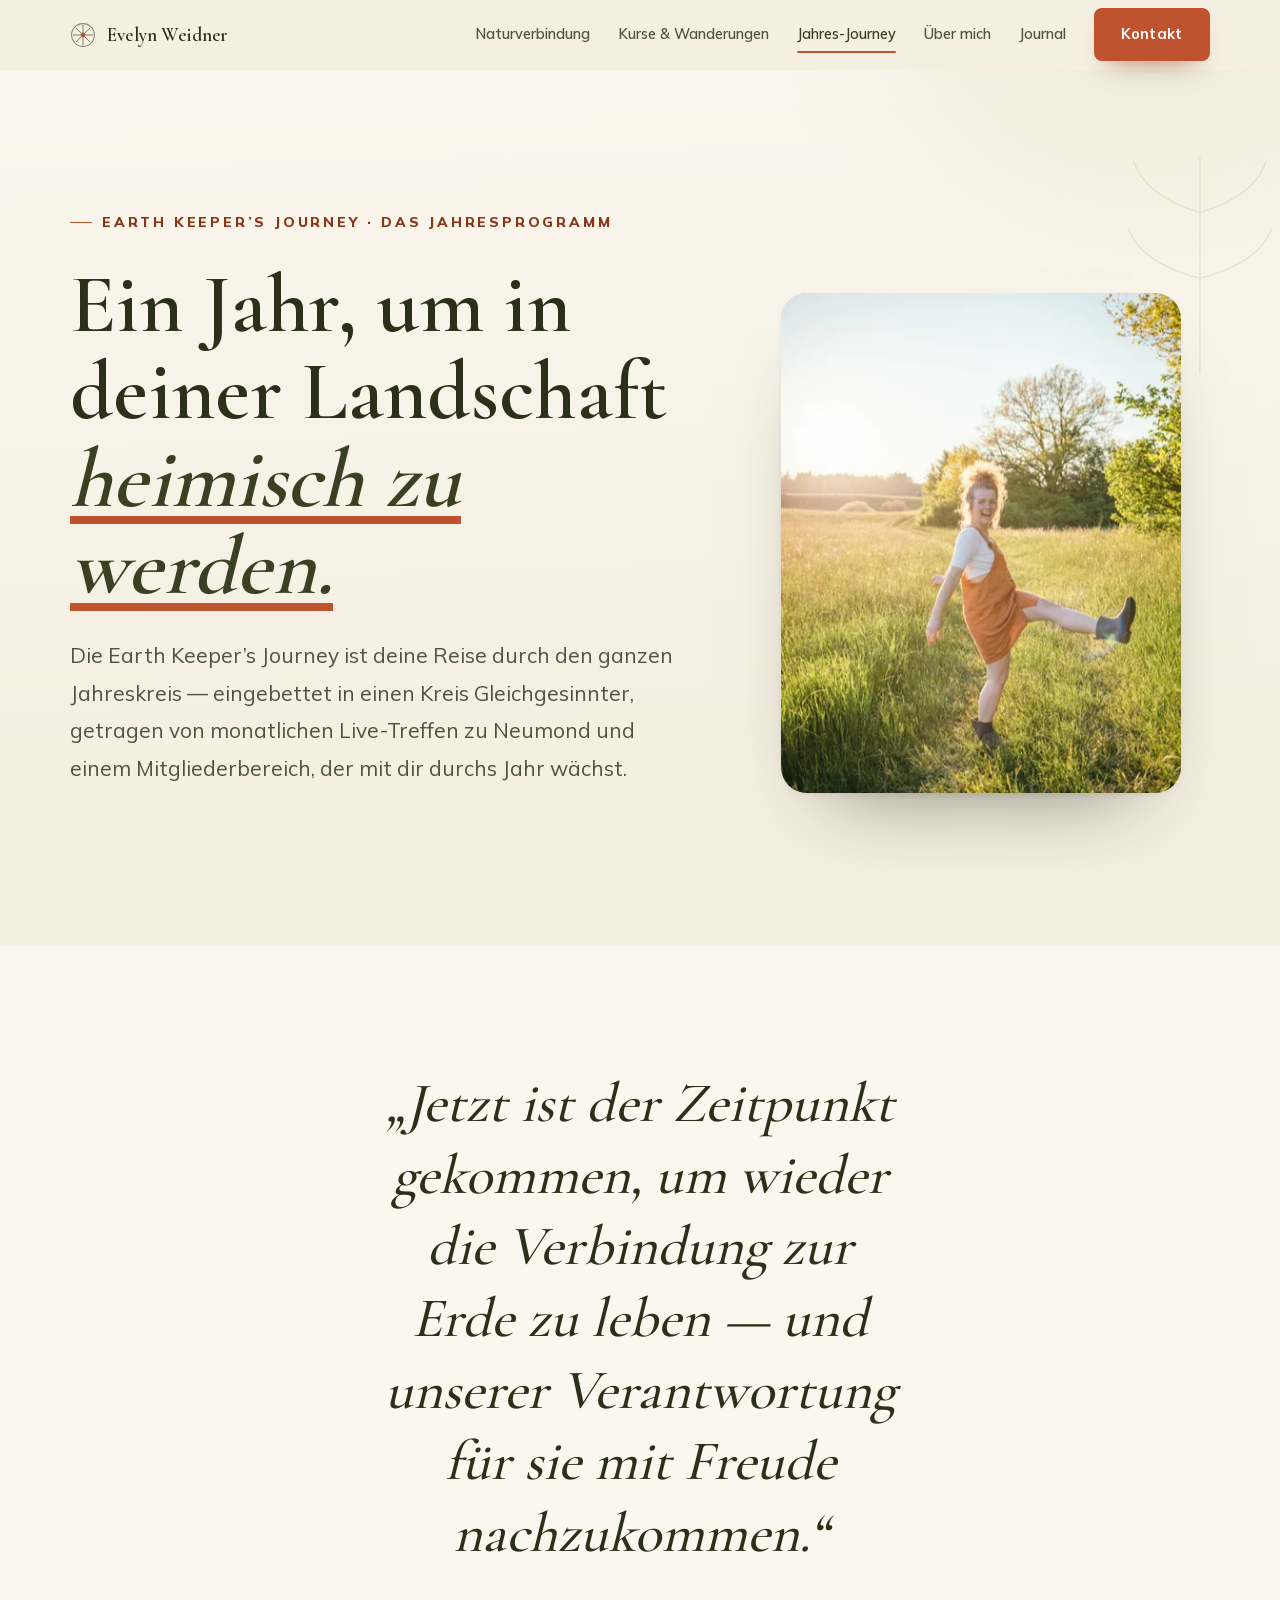
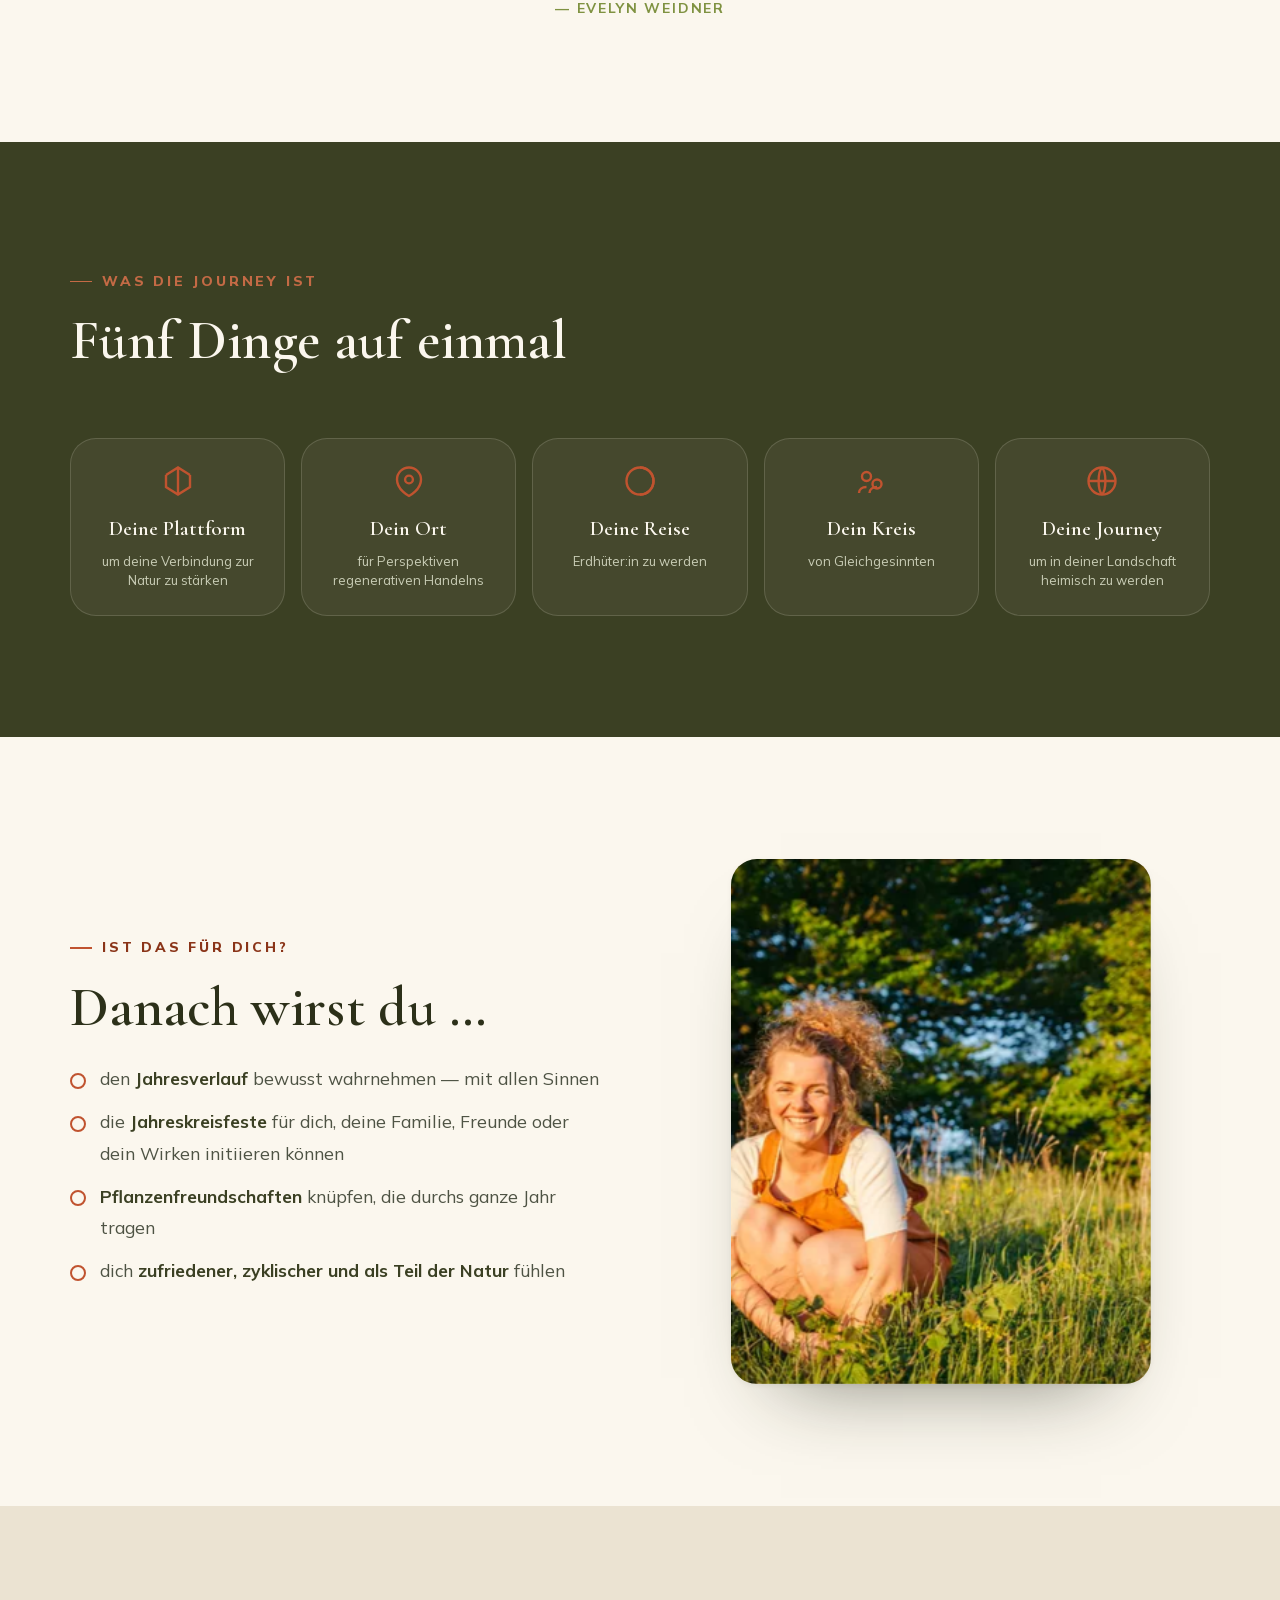
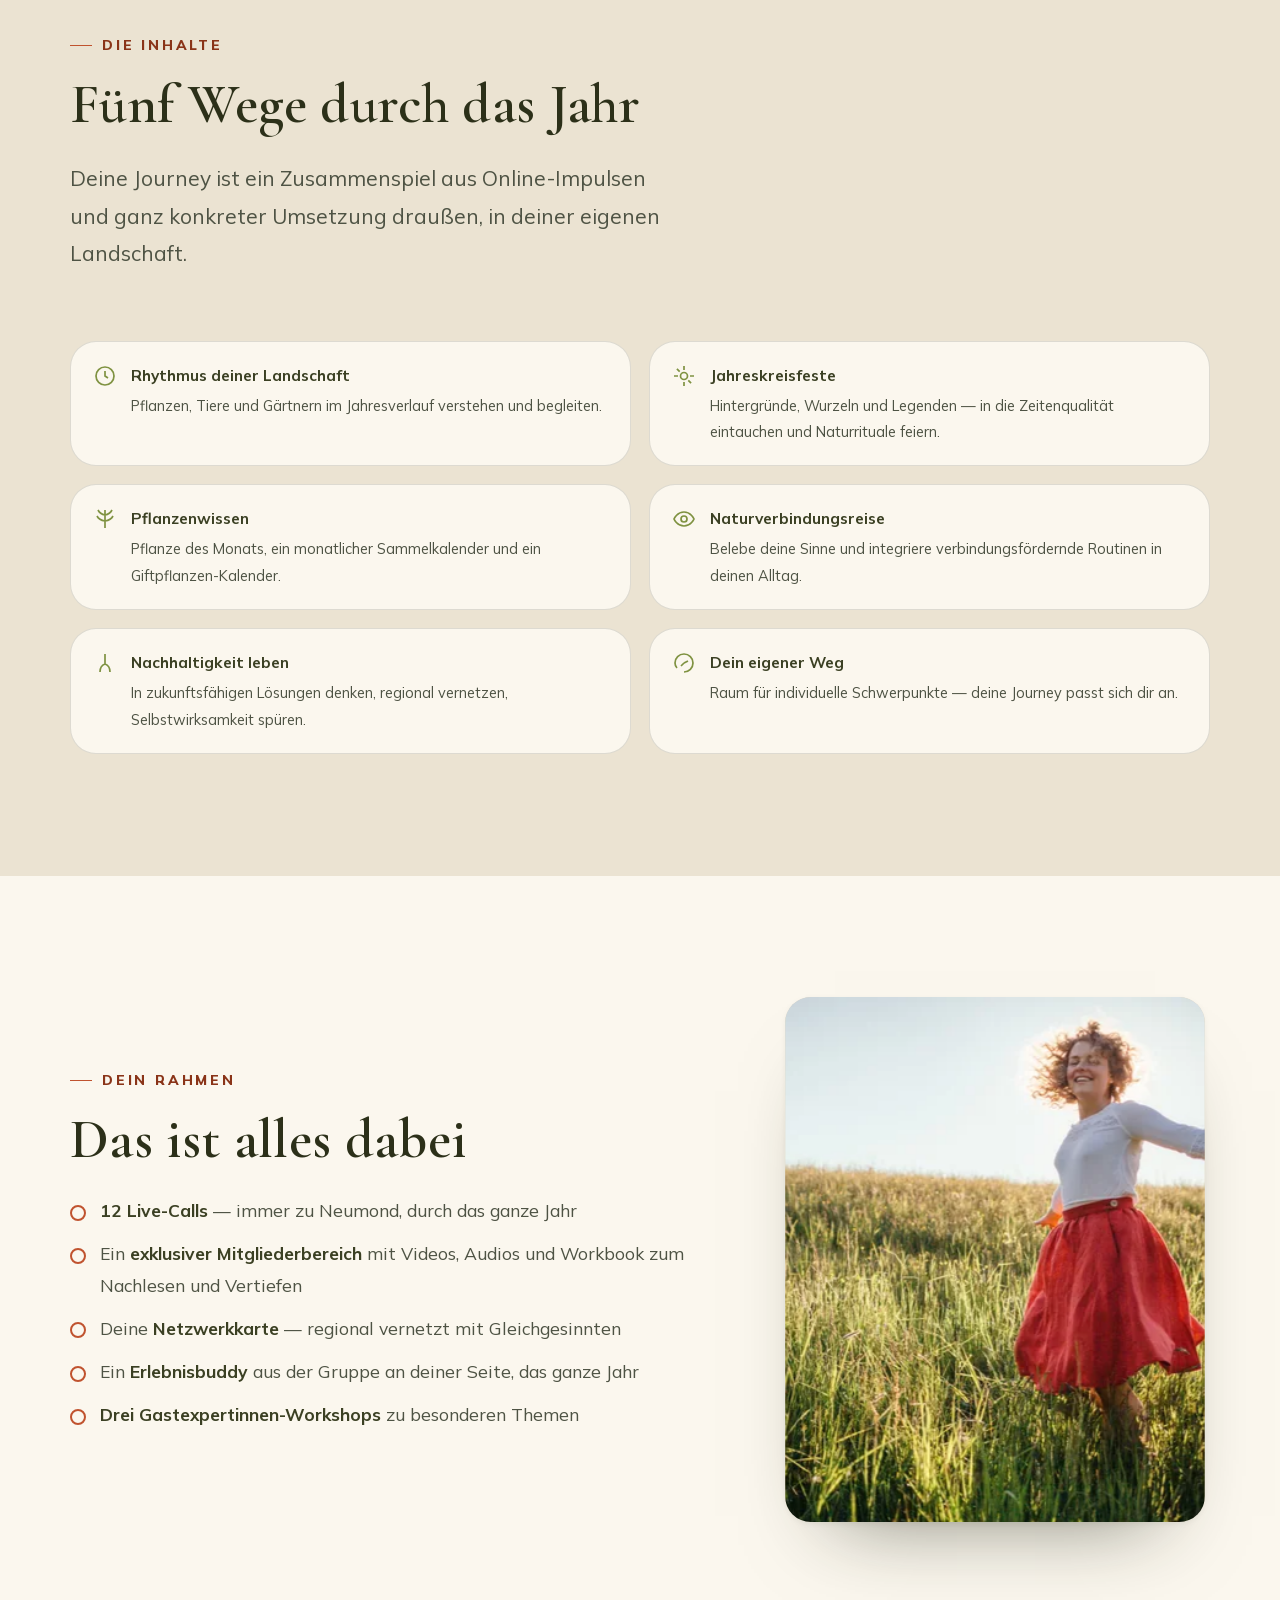
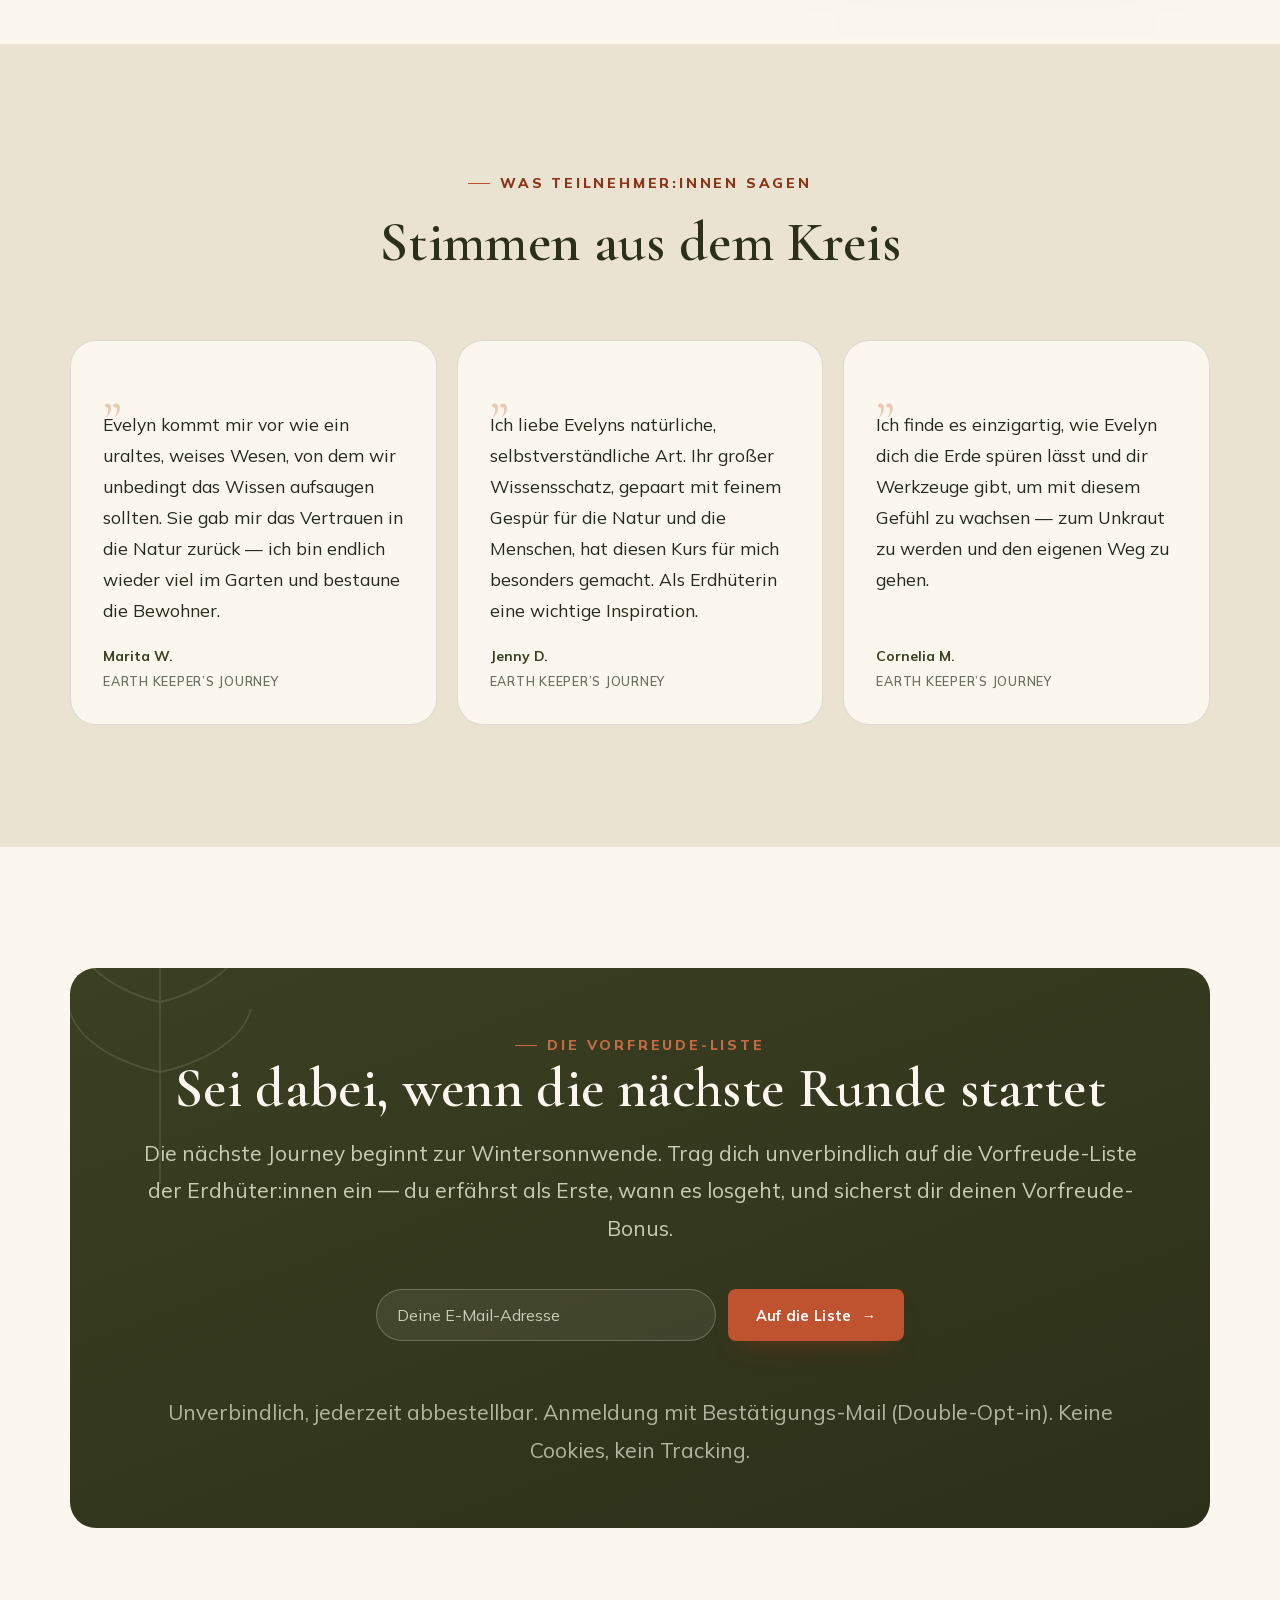
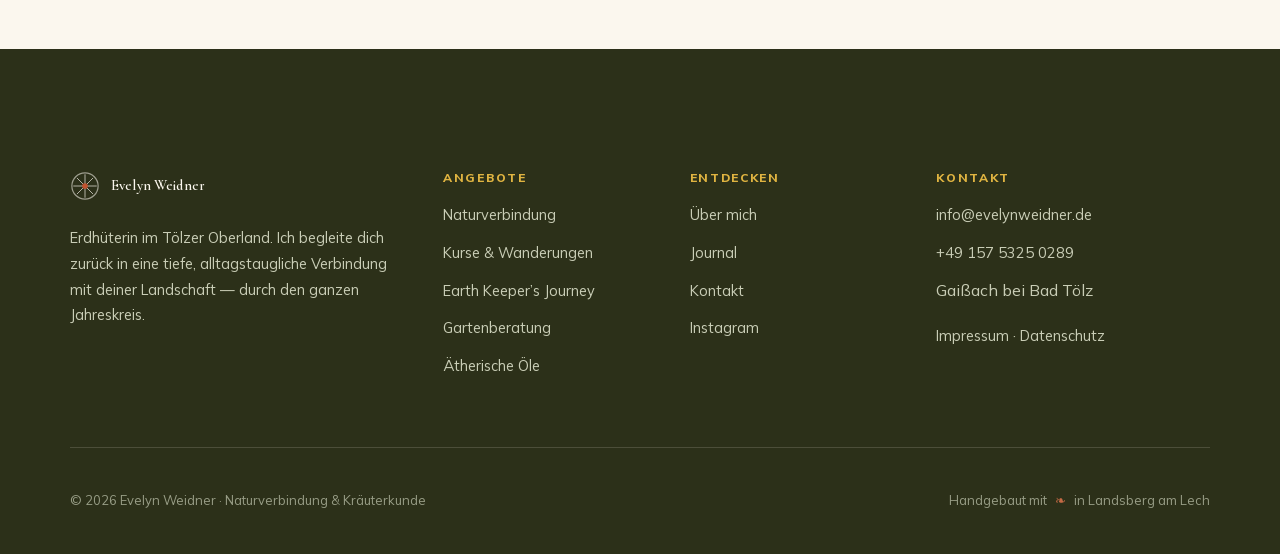
<file: earth-keepers-journey.html>
<!DOCTYPE html>
<!-- EVELYN WEIDNER · Earth Keeper’s Journey (Flaggschiff) · Lechcode-Vorschau (noindex). Fotos: Jasmin Breidenbach. -->
<html lang="de">
<head>
  <meta charset="UTF-8" />
  <meta name="viewport" content="width=device-width, initial-scale=1.0" />
  <script>document.documentElement.classList.add('js');if(location.search.indexOf('foto')>-1)document.documentElement.classList.add('foto');</script>
  <!-- ENTFERNEN sobald Impressum+Datenschutz live & vom Kunden freigegeben -->
  <meta name="robots" content="noindex, nofollow" />
  <title>Earth Keeper’s Journey — ein Jahr im Jahreskreis | Evelyn Weidner</title>
  <meta name="description" content="Die Earth Keeper’s Journey: ein ganzes Jahr im Rhythmus des Jahreskreises, mit monatlichen Live-Treffen zu Neumond, einem Kreis Gleichgesinnter und deinem Weg, Erdhüter:in in deiner Landschaft zu werden. Jetzt auf die Vorfreude-Liste." />
  <meta property="og:title" content="Earth Keeper’s Journey — ein Jahr im Jahreskreis" />
  <meta property="og:description" content="Ein ganzes Jahr im Rhythmus der Natur: 12 Live-Treffen zu Neumond, Jahreskreisfeste, Pflanzenwissen und ein Kreis Gleichgesinnter." />
  <meta property="og:type" content="website" />
  <meta property="og:locale" content="de_DE" />
  <meta property="og:url" content="https://lechcode.github.io/evelyn-weidner-vorschau/earth-keepers-journey.html" />
  <meta property="og:image" content="https://lechcode.github.io/evelyn-weidner-vorschau/assets/og.jpg" />
  <meta property="og:image:width" content="1200" />
  <meta property="og:image:height" content="630" />
  <meta name="theme-color" content="#3B4023" />
  <link rel="icon" href="data:image/svg+xml,%3Csvg xmlns='http://www.w3.org/2000/svg' viewBox='0 0 32 32'%3E%3Crect width='32' height='32' rx='7' fill='%233B4023'/%3E%3Ccircle cx='16' cy='16' r='9.5' fill='none' stroke='%23E2BB8F' stroke-width='1.3'/%3E%3Cg stroke='%23EBE3D2' stroke-width='1'%3E%3Cpath d='M16 6.5V25.5M6.5 16H25.5M9.2 9.2l13.6 13.6M22.8 9.2 9.2 22.8'/%3E%3C/g%3E%3Ccircle cx='16' cy='16' r='2.4' fill='%23C0532F'/%3E%3C/svg%3E" />
  <link rel="preload" as="font" type="font/woff2" href="assets/fonts/cormorant-garamond-latin.woff2" crossorigin>
  <link rel="preload" as="font" type="font/woff2" href="assets/fonts/mulish-latin.woff2" crossorigin>
  <link rel="stylesheet" href="assets/fonts.css">
  <link rel="stylesheet" href="assets/site.css?v=8">
  <link rel="stylesheet" href="assets/pages.css?v=8">
</head>
<body>
  <a href="#main" class="btn" style="position:absolute;left:-9999px;top:8px;z-index:200;" onfocus="this.style.left='8px'" onblur="this.style.left='-9999px'">Zum Inhalt springen</a>

  <header class="nav" id="nav">
    <div class="wrap nav-in">
      <a href="index.html" class="wm" aria-label="Evelyn Weidner — Startseite">
        <svg viewBox="0 0 32 32" aria-hidden="true"><circle cx="16" cy="16" r="14" fill="none" stroke="currentColor" stroke-width="1.3" opacity=".55"/><g stroke="currentColor" stroke-width="1" opacity=".7"><path d="M16 3.5v25M3.5 16h25M7.4 7.4l17.2 17.2M24.6 7.4 7.4 24.6"/></g><circle cx="16" cy="16" r="3" fill="#C0532F" stroke="none"/></svg>
        Evelyn Weidner
      </a>
      <nav class="nav-links" aria-label="Hauptnavigation">
        <a href="naturverbindung.html">Naturverbindung</a>
        <a href="kurse.html">Kurse &amp; Wanderungen</a>
        <a href="earth-keepers-journey.html" class="active">Jahres-Journey</a>
        <a href="ueber-mich.html">Über mich</a>
        <a href="blog.html">Journal</a>
        <a href="index.html#kontakt" class="btn btn-gold">Kontakt</a>
      </nav>
      <button class="nav-toggle" id="navToggle" aria-label="Menü öffnen" aria-expanded="false" aria-controls="mobileMenu"><span></span><span></span><span></span></button>
    </div>
  </header>
  <nav class="mobile-menu" id="mobileMenu" aria-label="Mobile Navigation">
    <a href="naturverbindung.html"><span>Naturverbindung</span><span class="num">01</span></a>
    <a href="kurse.html"><span>Kurse &amp; Wanderungen</span><span class="num">02</span></a>
    <a href="earth-keepers-journey.html"><span>Jahres-Journey</span><span class="num">03</span></a>
    <a href="ueber-mich.html"><span>Über mich</span><span class="num">04</span></a>
    <a href="blog.html"><span>Journal</span><span class="num">05</span></a>
    <a href="index.html#kontakt" class="btn btn-gold mm-cta">Kontakt aufnehmen</a>
  </nav>

  <main id="main">
    <!-- Page-Hero -->
    <section class="page-hero with-figure">
      <svg class="page-hero-leaf" viewBox="0 0 200 200" aria-hidden="true" fill="none" stroke="#7F9241" stroke-width="1.3"><path d="M100 195V15M100 60C100 60 55 50 45 18M100 60C100 60 145 50 155 18M100 115C100 115 50 105 40 73M100 115C100 115 150 105 160 73"/></svg>
      <div class="wrap">
        <div>
          <span class="eyebrow reveal">Earth Keeper’s Journey · Das Jahresprogramm</span>
          <h1 class="reveal d1">Ein Jahr, um in deiner Landschaft <em>heimisch zu werden.</em></h1>
          <p class="lead reveal d2">Die Earth Keeper’s Journey ist deine Reise durch den ganzen Jahreskreis — eingebettet in einen Kreis Gleichgesinnter, getragen von monatlichen Live-Treffen zu Neumond und einem Mitgliederbereich, der mit dir durchs Jahr wächst.</p>
          <div class="hero-cta reveal d3" style="margin-top:var(--space-4);display:flex;gap:14px;flex-wrap:wrap;">
            <a href="#warteliste" class="btn">Auf die Vorfreude-Liste <span class="arr" aria-hidden="true">→</span></a>
            <a href="#inhalte" class="btn btn-ghost">Was dich erwartet</a>
          </div>
        </div>
        <div class="figure reveal d2">
          <picture><source type="image/webp" srcset="assets/img/springt-420.webp 420w, assets/img/springt-640.webp 640w, assets/img/springt-800.webp 800w" sizes="(max-width:900px) 80vw, 400px"><img src="assets/img/springt-640.jpg" width="640" height="960" alt="Evelyn springt voller Lebensfreude durch eine sommerliche Wiese" fetchpriority="high"></picture>
        </div>
      </div>
    </section>

    <!-- Epigraph -->
    <section class="epigraph paper">
      <div class="wrap reveal">
        <blockquote>„Jetzt ist der Zeitpunkt gekommen, um wieder die Verbindung zur Erde zu leben — und unserer Verantwortung für sie mit Freude nachzukommen.“</blockquote>
        <div class="who">— Evelyn Weidner</div>
      </div>
    </section>

    <!-- Was es ist (5 Säulen) -->
    <section class="forest">
      <div class="wrap">
        <div class="sec-head reveal">
          <span class="eyebrow">Was die Journey ist</span>
          <h2>Fünf Dinge auf einmal</h2>
        </div>
        <div class="pillars reveal d1">
          <div class="pillar">
            <svg class="p-ico" viewBox="0 0 24 24" fill="none" stroke="currentColor" stroke-width="1.6" aria-hidden="true"><path d="M12 3v18M4 8l8-5 8 5"/><path d="M4 8v8l8 5 8-5V8"/></svg>
            <b>Deine Plattform</b><span>um deine Verbindung zur Natur zu stärken</span>
          </div>
          <div class="pillar">
            <svg class="p-ico" viewBox="0 0 24 24" fill="none" stroke="currentColor" stroke-width="1.6" aria-hidden="true"><path d="M12 22s8-4 8-11a8 8 0 0 0-16 0c0 7 8 11 8 11z"/><circle cx="12" cy="11" r="2.6"/></svg>
            <b>Dein Ort</b><span>für Perspektiven regenerativen Handelns</span>
          </div>
          <div class="pillar">
            <svg class="p-ico" viewBox="0 0 24 24" fill="none" stroke="currentColor" stroke-width="1.6" aria-hidden="true"><circle cx="12" cy="12" r="9"/><path d="M12 3a9 9 0 0 1 0 18"/></svg>
            <b>Deine Reise</b><span>Erdhüter:in zu werden</span>
          </div>
          <div class="pillar">
            <svg class="p-ico" viewBox="0 0 24 24" fill="none" stroke="currentColor" stroke-width="1.6" aria-hidden="true"><circle cx="9" cy="9" r="3"/><circle cx="16" cy="14" r="3"/><path d="M4 20c0-2.5 2-4 5-4M11 20c0-2.5 2-4 5-4"/></svg>
            <b>Dein Kreis</b><span>von Gleichgesinnten</span>
          </div>
          <div class="pillar">
            <svg class="p-ico" viewBox="0 0 24 24" fill="none" stroke="currentColor" stroke-width="1.6" aria-hidden="true"><path d="M3 12h18M12 3c3 3 3 15 0 18M12 3C9 6 9 18 12 21"/><circle cx="12" cy="12" r="9"/></svg>
            <b>Deine Journey</b><span>um in deiner Landschaft heimisch zu werden</span>
          </div>
        </div>
      </div>
    </section>

    <!-- Für wen -->
    <section class="paper">
      <div class="wrap split-2">
        <div class="reveal">
          <span class="eyebrow">Ist das für dich?</span>
          <h2 class="sec-head" style="margin-bottom:var(--space-3);">Danach wirst du …</h2>
          <div class="prose">
            <ul>
              <li>den <strong>Jahresverlauf</strong> bewusst wahrnehmen — mit allen Sinnen</li>
              <li>die <strong>Jahreskreisfeste</strong> für dich, deine Familie, Freunde oder dein Wirken initiieren können</li>
              <li><strong>Pflanzenfreundschaften</strong> knüpfen, die durchs ganze Jahr tragen</li>
              <li>dich <strong>zufriedener, zyklischer und als Teil der Natur</strong> fühlen</li>
            </ul>
          </div>
        </div>
        <div class="media-frame portrait reveal d1">
          <picture><source type="image/webp" srcset="assets/img/evelyn-sitzt-560.webp 560w, assets/img/evelyn-sitzt-900.webp 900w, assets/img/evelyn-sitzt-1200.webp 1200w" sizes="(max-width:900px) 80vw, 420px"><img src="assets/img/evelyn-sitzt-900.jpg" width="900" height="600" alt="Evelyn sitzt lächelnd in einer Wiese am Waldrand" loading="lazy" decoding="async"></picture>
        </div>
      </div>
    </section>

    <!-- Inhalte -->
    <section id="inhalte" class="sand">
      <div class="wrap">
        <div class="sec-head reveal">
          <span class="eyebrow">Die Inhalte</span>
          <h2>Fünf Wege durch das Jahr</h2>
          <p>Deine Journey ist ein Zusammenspiel aus Online-Impulsen und ganz konkreter Umsetzung draußen, in deiner eigenen Landschaft.</p>
        </div>
        <div class="feature-grid reveal d1">
          <div class="feature">
            <svg viewBox="0 0 24 24" fill="none" stroke="currentColor" stroke-width="1.7" aria-hidden="true"><circle cx="12" cy="12" r="9"/><path d="M12 7v5l3 2"/></svg>
            <div><b>Rhythmus deiner Landschaft</b><span>Pflanzen, Tiere und Gärtnern im Jahresverlauf verstehen und begleiten.</span></div>
          </div>
          <div class="feature">
            <svg viewBox="0 0 24 24" fill="none" stroke="currentColor" stroke-width="1.7" aria-hidden="true"><path d="M12 2v4M12 18v4M4.9 4.9l2.8 2.8M16.3 16.3l2.8 2.8M2 12h4M18 12h4"/><circle cx="12" cy="12" r="3.5"/></svg>
            <div><b>Jahreskreisfeste</b><span>Hintergründe, Wurzeln und Legenden — in die Zeitenqualität eintauchen und Naturrituale feiern.</span></div>
          </div>
          <div class="feature">
            <svg viewBox="0 0 24 24" fill="none" stroke="currentColor" stroke-width="1.7" aria-hidden="true"><path d="M12 3v18M12 8C12 8 7 7 5 3M12 8C12 8 17 7 19 3M12 14C12 14 6 13 4 9M12 14C12 14 18 13 20 9"/></svg>
            <div><b>Pflanzenwissen</b><span>Pflanze des Monats, ein monatlicher Sammelkalender und ein Giftpflanzen-Kalender.</span></div>
          </div>
          <div class="feature">
            <svg viewBox="0 0 24 24" fill="none" stroke="currentColor" stroke-width="1.7" aria-hidden="true"><path d="M2 12s3-7 10-7 10 7 10 7-3 7-10 7-10-7-10-7z"/><circle cx="12" cy="12" r="3"/></svg>
            <div><b>Naturverbindungsreise</b><span>Belebe deine Sinne und integriere verbindungsfördernde Routinen in deinen Alltag.</span></div>
          </div>
          <div class="feature">
            <svg viewBox="0 0 24 24" fill="none" stroke="currentColor" stroke-width="1.7" aria-hidden="true"><path d="M12 22c5-4 8-8 8-12a8 8 0 0 0-16 0c0 4 3 8 8 12z" opacity="0"/><path d="M7 21c0-4 2-7 5-8M17 21c0-4-2-7-5-8M12 13V3"/></svg>
            <div><b>Nachhaltigkeit leben</b><span>In zukunftsfähigen Lösungen denken, regional vernetzen, Selbstwirksamkeit spüren.</span></div>
          </div>
          <div class="feature">
            <svg viewBox="0 0 24 24" fill="none" stroke="currentColor" stroke-width="1.7" aria-hidden="true"><path d="M12 21a9 9 0 1 0-9-9c0 2 1 4 2 5"/><path d="M12 12l4-2M12 12l-3 3"/></svg>
            <div><b>Dein eigener Weg</b><span>Raum für individuelle Schwerpunkte — deine Journey passt sich dir an.</span></div>
          </div>
        </div>
      </div>
    </section>

    <!-- Was drin ist -->
    <section class="paper">
      <div class="wrap split-2 narrow-media">
        <div class="reveal">
          <span class="eyebrow">Dein Rahmen</span>
          <h2 class="sec-head" style="margin-bottom:var(--space-3);">Das ist alles dabei</h2>
          <div class="prose">
            <ul>
              <li><strong>12 Live-Calls</strong> — immer zu Neumond, durch das ganze Jahr</li>
              <li>Ein <strong>exklusiver Mitgliederbereich</strong> mit Videos, Audios und Workbook zum Nachlesen und Vertiefen</li>
              <li>Deine <strong>Netzwerkkarte</strong> — regional vernetzt mit Gleichgesinnten</li>
              <li>Ein <strong>Erlebnisbuddy</strong> aus der Gruppe an deiner Seite, das ganze Jahr</li>
              <li><strong>Drei Gastexpertinnen-Workshops</strong> zu besonderen Themen</li>
            </ul>
          </div>
        </div>
        <div class="media-frame portrait reveal d1">
          <picture><source type="image/webp" srcset="assets/img/tanzt-feld-640.webp 640w, assets/img/tanzt-feld-1024.webp 1024w, assets/img/tanzt-feld-1200.webp 1200w" sizes="(max-width:900px) 80vw, 420px"><img src="assets/img/tanzt-feld-1024.jpg" width="1024" height="683" alt="Evelyn tanzt mit ausgebreiteten Armen und rotem Rock durch ein Feld" loading="lazy" decoding="async" style="object-position:50% 30%;"></picture>
        </div>
      </div>
    </section>

    <!-- Stimmen -->
    <section class="sand">
      <div class="wrap">
        <div class="sec-head center reveal">
          <span class="eyebrow" style="justify-content:center;">Was Teilnehmer:innen sagen</span>
          <h2>Stimmen aus dem Kreis</h2>
        </div>
        <div class="voices-grid reveal d1">
          <figure class="voice">
            <div class="quote-mark" aria-hidden="true">„</div>
            <p>Evelyn kommt mir vor wie ein uraltes, weises Wesen, von dem wir unbedingt das Wissen aufsaugen sollten. Sie gab mir das Vertrauen in die Natur zurück — ich bin endlich wieder viel im Garten und bestaune die Bewohner.</p>
            <figcaption class="by">Marita W.<span>Earth Keeper’s Journey</span></figcaption>
          </figure>
          <figure class="voice">
            <div class="quote-mark" aria-hidden="true">„</div>
            <p>Ich liebe Evelyns natürliche, selbstverständliche Art. Ihr großer Wissensschatz, gepaart mit feinem Gespür für die Natur und die Menschen, hat diesen Kurs für mich besonders gemacht. Als Erdhüterin eine wichtige Inspiration.</p>
            <figcaption class="by">Jenny D.<span>Earth Keeper’s Journey</span></figcaption>
          </figure>
          <figure class="voice">
            <div class="quote-mark" aria-hidden="true">„</div>
            <p>Ich finde es einzigartig, wie Evelyn dich die Erde spüren lässt und dir Werkzeuge gibt, um mit diesem Gefühl zu wachsen — zum Unkraut zu werden und den eigenen Weg zu gehen.</p>
            <figcaption class="by">Cornelia M.<span>Earth Keeper’s Journey</span></figcaption>
          </figure>
        </div>
      </div>
    </section>

    <!-- Warteliste -->
    <section id="warteliste" class="paper">
      <div class="wrap">
        <div class="news-card reveal">
          <svg class="news-leaf" viewBox="0 0 200 200" aria-hidden="true" fill="none" stroke="#F1ECDF" stroke-width="1.3"><path d="M100 10v180M100 60C100 60 50 50 40 15M100 60C100 60 150 50 160 15M100 110C100 110 45 100 35 65M100 110C100 110 155 100 165 65"/></svg>
          <div class="wrap-narrow">
            <span class="eyebrow" style="justify-content:center;">Die Vorfreude-Liste</span>
            <h2>Sei dabei, wenn die nächste Runde startet</h2>
            <p>Die nächste Journey beginnt zur Wintersonnwende. Trag dich unverbindlich auf die Vorfreude-Liste der Erdhüter:innen ein — du erfährst als Erste, wann es losgeht, und sicherst dir deinen Vorfreude-Bonus.</p>
            <form class="news-form" id="newsForm" novalidate>
              <label for="newsEmail" class="hp">Deine E-Mail-Adresse</label>
              <input type="email" id="newsEmail" name="email" placeholder="Deine E-Mail-Adresse" autocomplete="email" required>
              <input type="text" name="botcheck" class="hp" tabindex="-1" autocomplete="off" aria-hidden="true">
              <button type="submit" class="btn btn-gold">Auf die Liste <span class="arr" aria-hidden="true">→</span></button>
            </form>
            <p class="form-msg" id="newsMsg" role="status" aria-live="polite"></p>
            <p class="news-note">Unverbindlich, jederzeit abbestellbar. Anmeldung mit Bestätigungs-Mail (Double-Opt-in). Keine Cookies, kein Tracking.</p>
          </div>
        </div>
      </div>
    </section>
  </main>

  <footer class="site-footer">
    <div class="wrap">
      <div class="f-top">
        <div class="f-about">
          <a href="index.html" class="wm"><svg viewBox="0 0 32 32" aria-hidden="true"><circle cx="16" cy="16" r="14" fill="none" stroke="currentColor" stroke-width="1.3" opacity=".55"/><g stroke="currentColor" stroke-width="1" opacity=".7"><path d="M16 3.5v25M3.5 16h25M7.4 7.4l17.2 17.2M24.6 7.4 7.4 24.6"/></g><circle cx="16" cy="16" r="3" fill="#C0532F" stroke="none"/></svg>Evelyn Weidner</a>
          <p>Erdhüterin im Tölzer Oberland. Ich begleite dich zurück in eine tiefe, alltagstaugliche Verbindung mit deiner Landschaft — durch den ganzen Jahreskreis.</p>
        </div>
        <div><h4>Angebote</h4><ul>
          <li><a href="naturverbindung.html">Naturverbindung</a></li>
          <li><a href="kurse.html">Kurse &amp; Wanderungen</a></li>
          <li><a href="earth-keepers-journey.html">Earth Keeper’s Journey</a></li>
          <li><a href="gartenberatung.html">Gartenberatung</a></li>
          <li><a href="doterra.html">Ätherische Öle</a></li>
        </ul></div>
        <div><h4>Entdecken</h4><ul>
          <li><a href="ueber-mich.html">Über mich</a></li>
          <li><a href="blog.html">Journal</a></li>
          <li><a href="index.html#kontakt">Kontakt</a></li>
          <li><a href="https://www.instagram.com/evelyn.naturverbunden" target="_blank" rel="noopener noreferrer">Instagram</a></li>
        </ul></div>
        <div><h4>Kontakt</h4><ul>
          <li><a href="mailto:info@evelynweidner.de">info@evelynweidner.de</a></li>
          <li><a href="tel:+4915753250289">+49 157 5325 0289</a></li>
          <li>Gaißach bei Bad Tölz</li>
          <li style="margin-top:8px;"><a href="impressum.html">Impressum</a> · <a href="datenschutz.html">Datenschutz</a></li>
        </ul></div>
      </div>
      <div class="f-bottom">
        <span>© <span id="year">2026</span> Evelyn Weidner · Naturverbindung &amp; Kräuterkunde</span>
        <span class="made">Handgebaut mit <span style="color:var(--terra-line);">❧</span> in Landsberg am Lech</span>
      </div>
    </div>
  </footer>
  <script src="assets/site.js?v=8" defer></script>
</body>
</html>
</file>
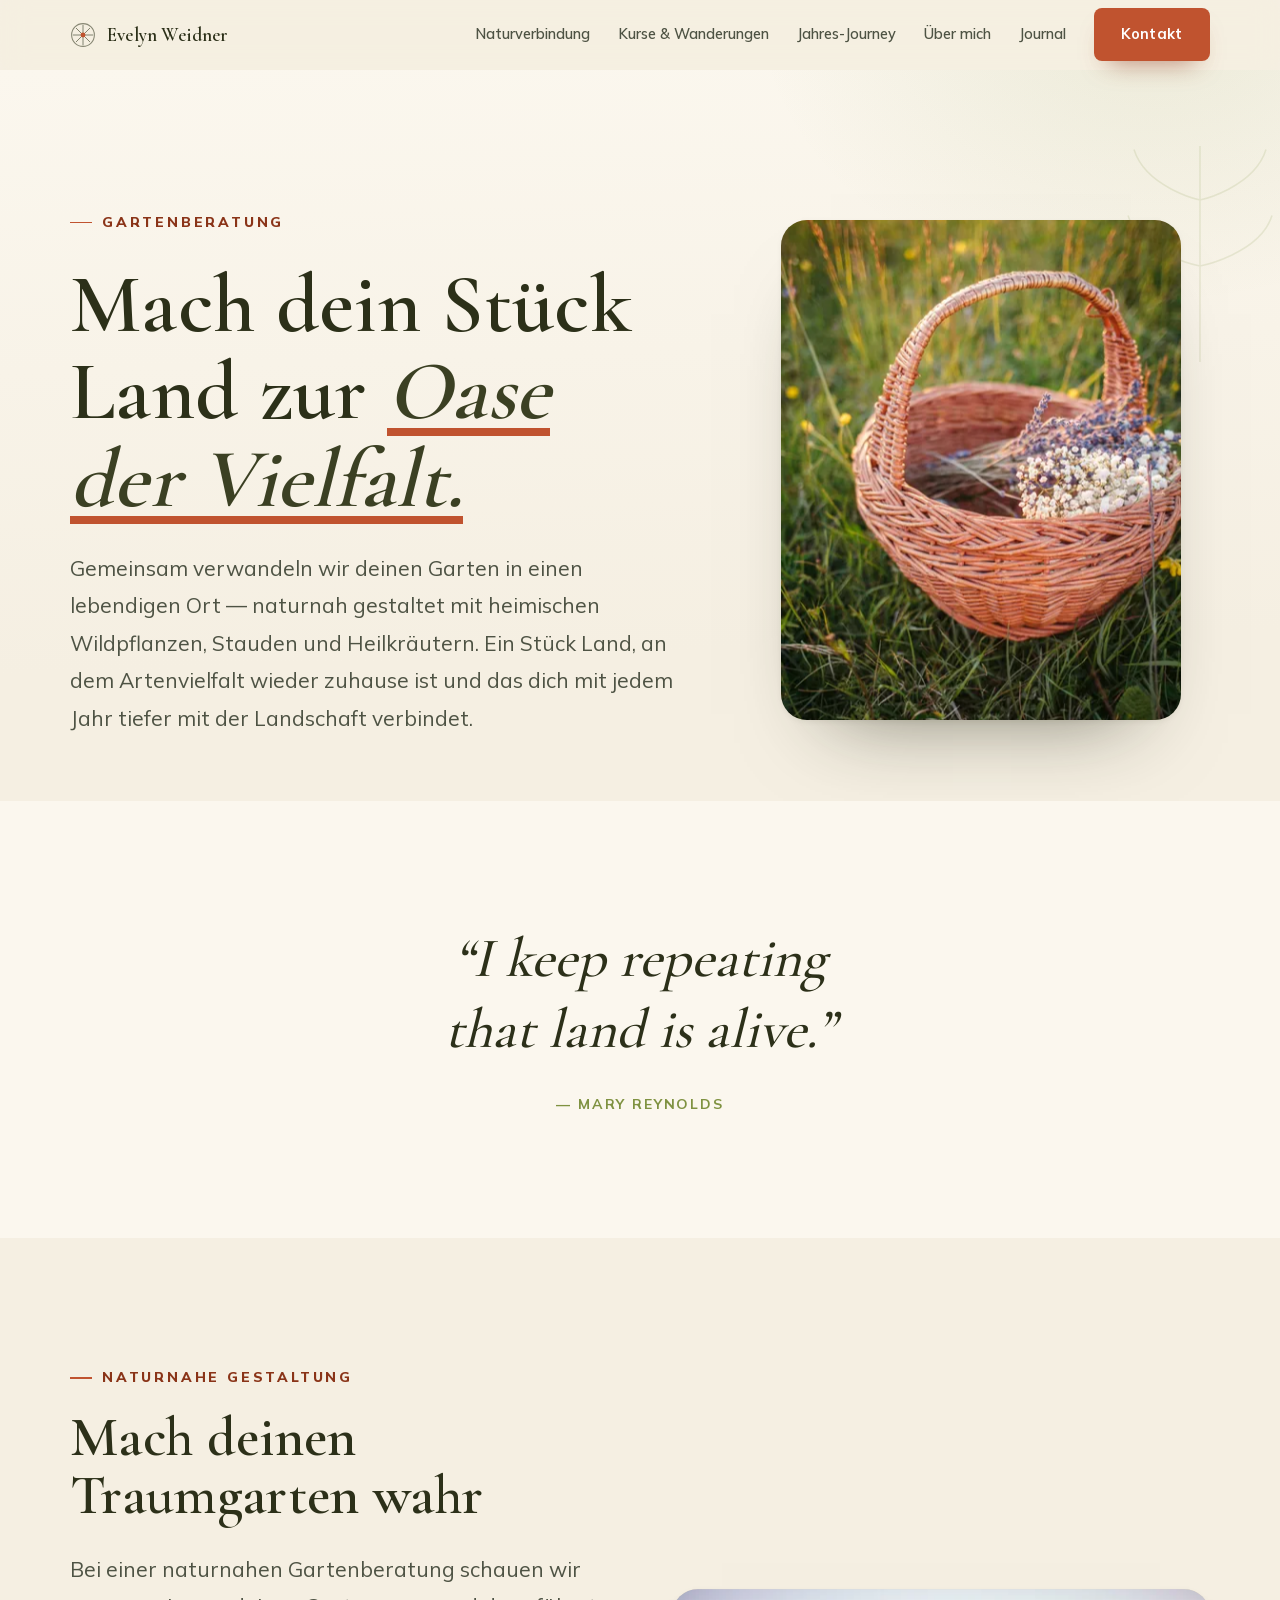
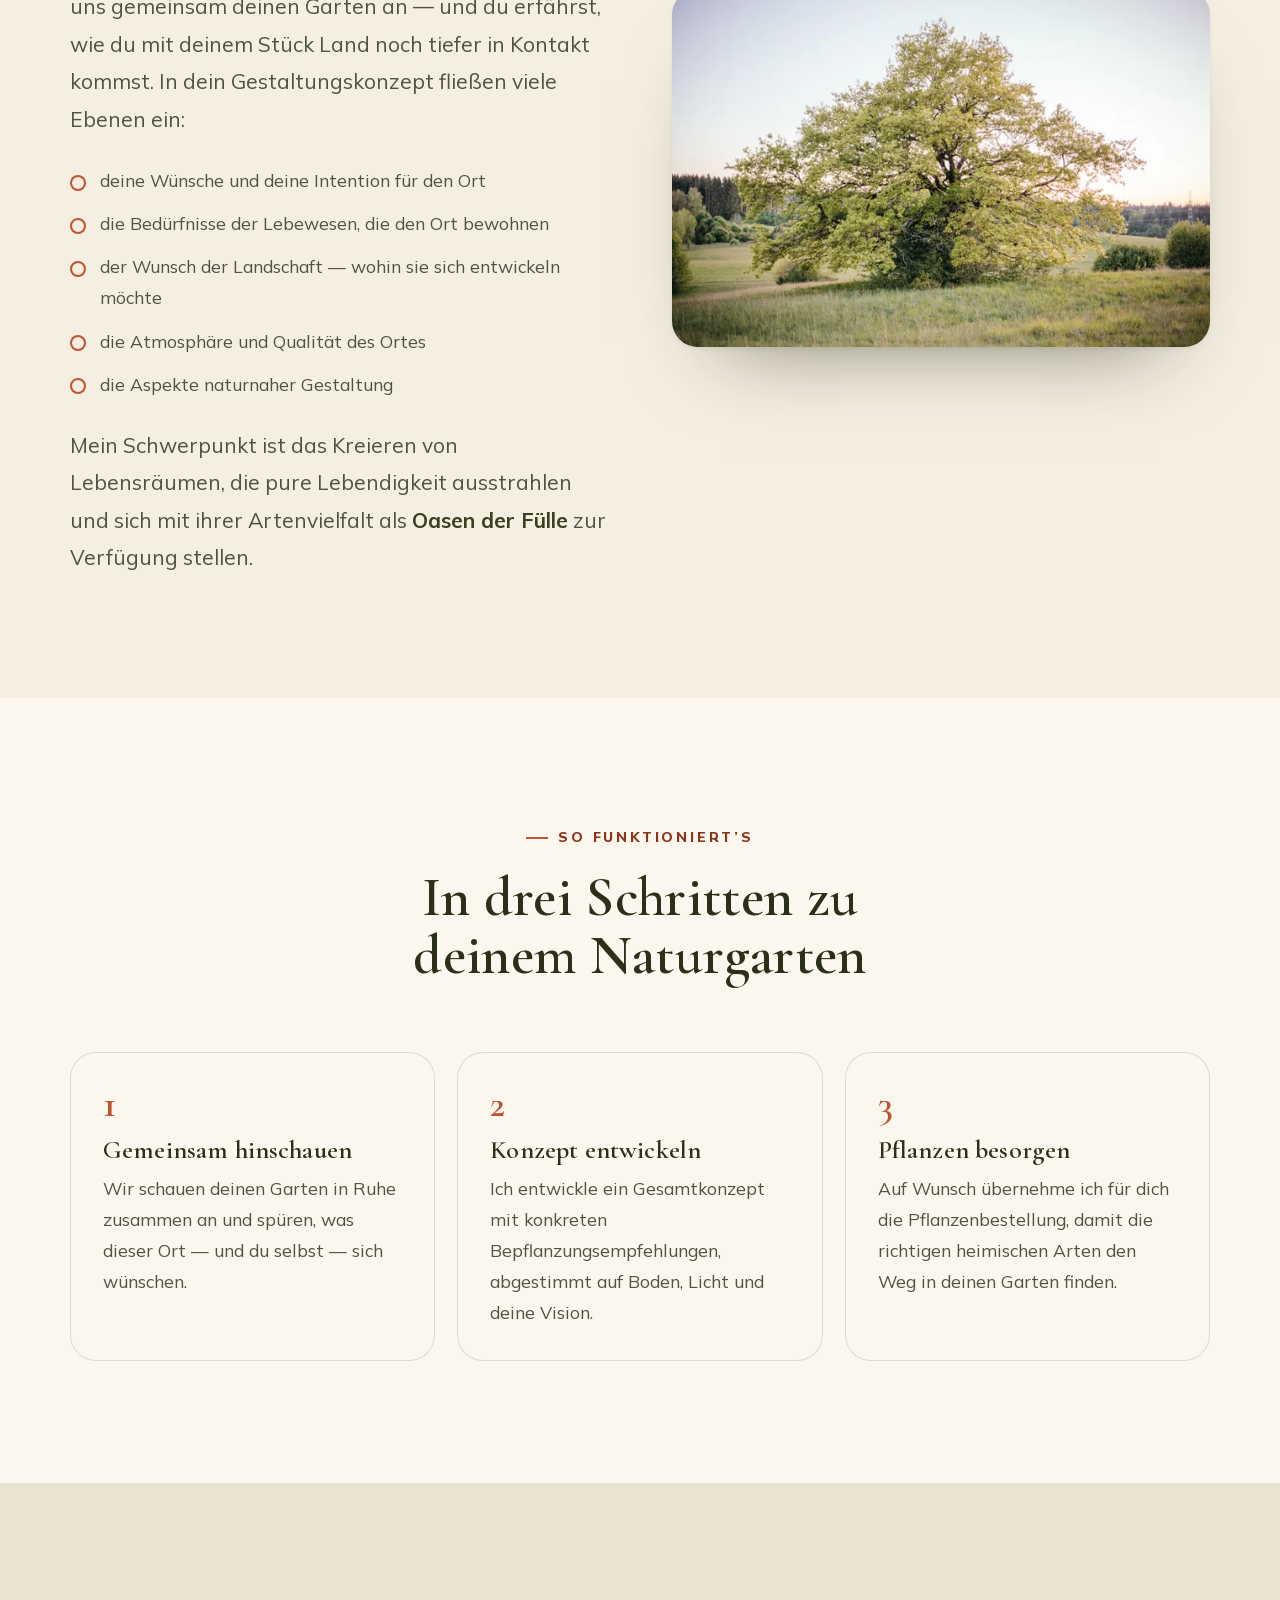
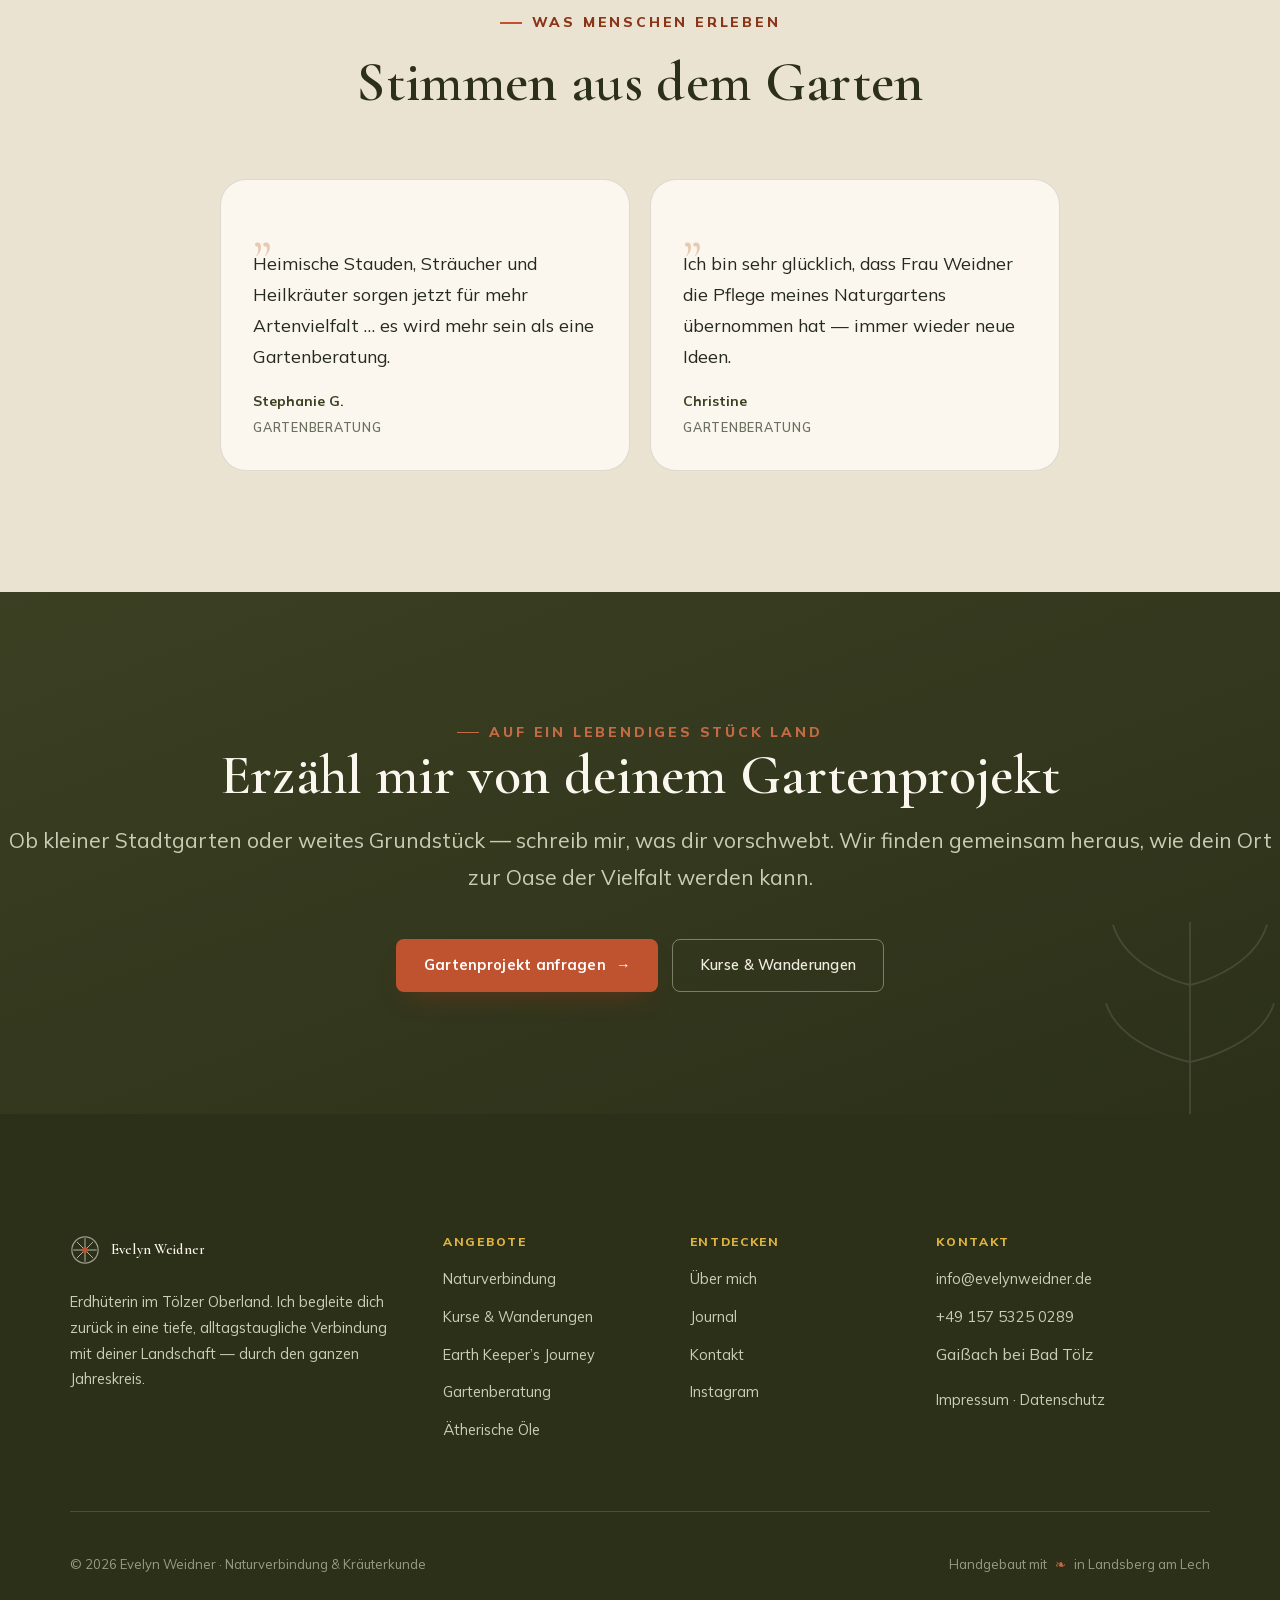
<file: gartenberatung.html>
<!DOCTYPE html>
<!-- EVELYN WEIDNER · Gartenberatung · Lechcode-Vorschau (noindex). Fotos: Jasmin Breidenbach (Rechte klären). -->
<html lang="de">
<head>
  <meta charset="UTF-8" />
  <meta name="viewport" content="width=device-width, initial-scale=1.0" />
  <script>document.documentElement.classList.add('js');if(location.search.indexOf('foto')>-1)document.documentElement.classList.add('foto');</script>
  <!-- ENTFERNEN sobald Impressum+Datenschutz live & vom Kunden freigegeben -->
  <meta name="robots" content="noindex, nofollow" />
  <title>Gartenberatung — Naturgarten mit heimischen Wildpflanzen | Evelyn Weidner</title>
  <meta name="description" content="Naturnahe Gartenberatung im Tölzer Oberland: Gemeinsam machen wir dein Stück Land zur Oase der Vielfalt — mit heimischen Wildpflanzen, Stauden und Heilkräutern. Konzept, Bepflanzung, Pflanzenbestellung." />
  <meta property="og:title" content="Gartenberatung — Naturgarten mit heimischen Wildpflanzen" />
  <meta property="og:description" content="Mach dein Stück Land zur Oase der Vielfalt: naturnahe Gartengestaltung mit heimischen Wildpflanzen, Stauden und Heilkräutern." />
  <meta property="og:type" content="website" />
  <meta property="og:locale" content="de_DE" />
  <meta property="og:url" content="https://lechcode.github.io/evelyn-weidner-vorschau/gartenberatung.html" />
  <meta property="og:image" content="https://lechcode.github.io/evelyn-weidner-vorschau/assets/og.jpg" />
  <meta property="og:image:width" content="1200" />
  <meta property="og:image:height" content="630" />
  <meta name="theme-color" content="#3B4023" />
  <link rel="icon" href="data:image/svg+xml,%3Csvg xmlns='http://www.w3.org/2000/svg' viewBox='0 0 32 32'%3E%3Crect width='32' height='32' rx='7' fill='%233B4023'/%3E%3Ccircle cx='16' cy='16' r='9.5' fill='none' stroke='%23E2BB8F' stroke-width='1.3'/%3E%3Cg stroke='%23EBE3D2' stroke-width='1'%3E%3Cpath d='M16 6.5V25.5M6.5 16H25.5M9.2 9.2l13.6 13.6M22.8 9.2 9.2 22.8'/%3E%3C/g%3E%3Ccircle cx='16' cy='16' r='2.4' fill='%23C0532F'/%3E%3C/svg%3E" />
  <link rel="preload" as="font" type="font/woff2" href="assets/fonts/cormorant-garamond-latin.woff2" crossorigin>
  <link rel="preload" as="font" type="font/woff2" href="assets/fonts/mulish-latin.woff2" crossorigin>
  <link rel="stylesheet" href="assets/fonts.css">
  <link rel="stylesheet" href="assets/site.css?v=8">
  <link rel="stylesheet" href="assets/pages.css?v=8">
</head>
<body>
  <a href="#main" class="btn" style="position:absolute;left:-9999px;top:8px;z-index:200;" onfocus="this.style.left='8px'" onblur="this.style.left='-9999px'">Zum Inhalt springen</a>

  <header class="nav" id="nav">
    <div class="wrap nav-in">
      <a href="index.html" class="wm" aria-label="Evelyn Weidner — Startseite">
        <svg viewBox="0 0 32 32" aria-hidden="true"><circle cx="16" cy="16" r="14" fill="none" stroke="currentColor" stroke-width="1.3" opacity=".55"/><g stroke="currentColor" stroke-width="1" opacity=".7"><path d="M16 3.5v25M3.5 16h25M7.4 7.4l17.2 17.2M24.6 7.4 7.4 24.6"/></g><circle cx="16" cy="16" r="3" fill="#C0532F" stroke="none"/></svg>
        Evelyn Weidner
      </a>
      <nav class="nav-links" aria-label="Hauptnavigation">
        <a href="naturverbindung.html">Naturverbindung</a>
        <a href="kurse.html">Kurse &amp; Wanderungen</a>
        <a href="earth-keepers-journey.html">Jahres-Journey</a>
        <a href="ueber-mich.html">Über mich</a>
        <a href="blog.html">Journal</a>
        <a href="index.html#kontakt" class="btn btn-gold">Kontakt</a>
      </nav>
      <button class="nav-toggle" id="navToggle" aria-label="Menü öffnen" aria-expanded="false" aria-controls="mobileMenu"><span></span><span></span><span></span></button>
    </div>
  </header>
  <nav class="mobile-menu" id="mobileMenu" aria-label="Mobile Navigation">
    <a href="naturverbindung.html"><span>Naturverbindung</span><span class="num">01</span></a>
    <a href="kurse.html"><span>Kurse &amp; Wanderungen</span><span class="num">02</span></a>
    <a href="earth-keepers-journey.html"><span>Jahres-Journey</span><span class="num">03</span></a>
    <a href="ueber-mich.html"><span>Über mich</span><span class="num">04</span></a>
    <a href="blog.html"><span>Journal</span><span class="num">05</span></a>
    <a href="index.html#kontakt" class="btn btn-gold mm-cta">Kontakt aufnehmen</a>
  </nav>

  <main id="main">
    <!-- Page-Hero -->
    <section class="page-hero with-figure">
      <svg class="page-hero-leaf" viewBox="0 0 200 200" aria-hidden="true" fill="none" stroke="#7F9241" stroke-width="1.3"><path d="M100 195V15M100 60C100 60 55 50 45 18M100 60C100 60 145 50 155 18M100 115C100 115 50 105 40 73M100 115C100 115 150 105 160 73"/></svg>
      <div class="wrap">
        <div>
          <span class="eyebrow reveal">Gartenberatung</span>
          <h1 class="reveal d1">Mach dein Stück Land zur <em>Oase der Vielfalt.</em></h1>
          <p class="lead reveal d2">Gemeinsam verwandeln wir deinen Garten in einen lebendigen Ort — naturnah gestaltet mit heimischen Wildpflanzen, Stauden und Heilkräutern. Ein Stück Land, an dem Artenvielfalt wieder zuhause ist und das dich mit jedem Jahr tiefer mit der Landschaft verbindet.</p>
        </div>
        <div class="figure reveal d2">
          <picture><source type="image/webp" srcset="assets/img/kraeuterkorb-420.webp 420w, assets/img/kraeuterkorb-640.webp 640w, assets/img/kraeuterkorb-800.webp 800w" sizes="(max-width:900px) 80vw, 400px"><img src="assets/img/kraeuterkorb-640.jpg" width="640" height="960" alt="Ein geflochtener Korb voller frisch gesammelter Wildkräuter und Blüten" fetchpriority="high"></picture>
        </div>
      </div>
    </section>

    <!-- Epigraph -->
    <section class="epigraph paper">
      <div class="wrap reveal">
        <blockquote lang="en">“I keep repeating that land is alive.”</blockquote>
        <div class="who">— Mary Reynolds</div>
      </div>
    </section>

    <!-- Traumgarten / Ebenen -->
    <section>
      <div class="wrap split-2">
        <div class="reveal">
          <span class="eyebrow">Naturnahe Gestaltung</span>
          <h2 class="sec-head" style="margin-bottom:var(--space-3);">Mach deinen Traumgarten wahr</h2>
          <div class="prose">
            <p>Bei einer naturnahen Gartenberatung schauen wir uns gemeinsam deinen Garten an — und du erfährst, wie du mit deinem Stück Land noch tiefer in Kontakt kommst. In dein Gestaltungskonzept fließen viele Ebenen ein:</p>
            <ul>
              <li>deine Wünsche und deine Intention für den Ort</li>
              <li>die Bedürfnisse der Lebewesen, die den Ort bewohnen</li>
              <li>der Wunsch der Landschaft — wohin sie sich entwickeln möchte</li>
              <li>die Atmosphäre und Qualität des Ortes</li>
              <li>die Aspekte naturnaher Gestaltung</li>
            </ul>
            <p>Mein Schwerpunkt ist das Kreieren von Lebensräumen, die pure Lebendigkeit ausstrahlen und sich mit ihrer Artenvielfalt als <strong>Oasen der Fülle</strong> zur Verfügung stellen.</p>
          </div>
        </div>
        <div class="media-frame wide reveal d1">
          <picture><source type="image/webp" srcset="assets/img/landschaft-baum-640.webp 640w, assets/img/landschaft-baum-1024.webp 1024w, assets/img/landschaft-baum-1200.webp 1200w" sizes="(max-width:900px) 92vw, 520px"><img src="assets/img/landschaft-baum-1024.jpg" width="1024" height="683" alt="Weite Voralpenlandschaft mit einem einzeln stehenden Baum unter sanften Hügeln" loading="lazy" decoding="async"></picture>
        </div>
      </div>
    </section>

    <!-- So funktioniert’s -->
    <section class="paper">
      <div class="wrap">
        <div class="sec-head center reveal">
          <span class="eyebrow" style="justify-content:center;">So funktioniert’s</span>
          <h2>In drei Schritten zu deinem Naturgarten</h2>
        </div>
        <div class="steps reveal d1">
          <div class="step-item"><div class="n">1</div><h3>Gemeinsam hinschauen</h3><p>Wir schauen deinen Garten in Ruhe zusammen an und spüren, was dieser Ort — und du selbst — sich wünschen.</p></div>
          <div class="step-item"><div class="n">2</div><h3>Konzept entwickeln</h3><p>Ich entwickle ein Gesamtkonzept mit konkreten Bepflanzungsempfehlungen, abgestimmt auf Boden, Licht und deine Vision.</p></div>
          <div class="step-item"><div class="n">3</div><h3>Pflanzen besorgen</h3><p>Auf Wunsch übernehme ich für dich die Pflanzenbestellung, damit die richtigen heimischen Arten den Weg in deinen Garten finden.</p></div>
        </div>
      </div>
    </section>

    <!-- Stimmen -->
    <section class="voices sand">
      <div class="wrap">
        <div class="sec-head center reveal">
          <span class="eyebrow" style="justify-content:center;">Was Menschen erleben</span>
          <h2>Stimmen aus dem Garten</h2>
        </div>
        <div class="voices-grid two">
          <figure class="voice reveal">
            <div class="quote-mark" aria-hidden="true">„</div>
            <p>Heimische Stauden, Sträucher und Heilkräuter sorgen jetzt für mehr Artenvielfalt … es wird mehr sein als eine Gartenberatung.</p>
            <figcaption class="by">Stephanie G.<span>Gartenberatung</span></figcaption>
          </figure>
          <figure class="voice reveal d1">
            <div class="quote-mark" aria-hidden="true">„</div>
            <p>Ich bin sehr glücklich, dass Frau Weidner die Pflege meines Naturgartens übernommen hat — immer wieder neue Ideen.</p>
            <figcaption class="by">Christine<span>Gartenberatung</span></figcaption>
          </figure>
        </div>
      </div>
    </section>

    <!-- CTA-Band -->
    <section class="cta-band">
      <svg class="cta-band-leaf" viewBox="0 0 200 200" aria-hidden="true" fill="none" stroke="#F1ECDF" stroke-width="1.3"><path d="M100 190V20M100 65C100 65 55 55 45 22M100 65C100 65 145 55 155 22M100 120C100 120 50 110 40 78M100 120C100 120 150 110 160 78"/></svg>
      <div class="wrap wrap-narrow">
        <span class="eyebrow" style="justify-content:center;">Auf ein lebendiges Stück Land</span>
        <h2>Erzähl mir von deinem Gartenprojekt</h2>
        <p>Ob kleiner Stadtgarten oder weites Grundstück — schreib mir, was dir vorschwebt. Wir finden gemeinsam heraus, wie dein Ort zur Oase der Vielfalt werden kann.</p>
        <div class="btns">
          <a href="index.html#kontakt" class="btn btn-gold">Gartenprojekt anfragen <span class="arr" aria-hidden="true">→</span></a>
          <a href="kurse.html" class="btn btn-ghost">Kurse &amp; Wanderungen</a>
        </div>
      </div>
    </section>
  </main>

  <footer class="site-footer">
    <div class="wrap">
      <div class="f-top">
        <div class="f-about">
          <a href="index.html" class="wm"><svg viewBox="0 0 32 32" aria-hidden="true"><circle cx="16" cy="16" r="14" fill="none" stroke="currentColor" stroke-width="1.3" opacity=".55"/><g stroke="currentColor" stroke-width="1" opacity=".7"><path d="M16 3.5v25M3.5 16h25M7.4 7.4l17.2 17.2M24.6 7.4 7.4 24.6"/></g><circle cx="16" cy="16" r="3" fill="#C0532F" stroke="none"/></svg>Evelyn Weidner</a>
          <p>Erdhüterin im Tölzer Oberland. Ich begleite dich zurück in eine tiefe, alltagstaugliche Verbindung mit deiner Landschaft — durch den ganzen Jahreskreis.</p>
        </div>
        <div><h4>Angebote</h4><ul>
          <li><a href="naturverbindung.html">Naturverbindung</a></li>
          <li><a href="kurse.html">Kurse &amp; Wanderungen</a></li>
          <li><a href="earth-keepers-journey.html">Earth Keeper’s Journey</a></li>
          <li><a href="gartenberatung.html">Gartenberatung</a></li>
          <li><a href="doterra.html">Ätherische Öle</a></li>
        </ul></div>
        <div><h4>Entdecken</h4><ul>
          <li><a href="ueber-mich.html">Über mich</a></li>
          <li><a href="blog.html">Journal</a></li>
          <li><a href="index.html#kontakt">Kontakt</a></li>
          <li><a href="https://www.instagram.com/evelyn.naturverbunden" target="_blank" rel="noopener noreferrer">Instagram</a></li>
        </ul></div>
        <div><h4>Kontakt</h4><ul>
          <li><a href="mailto:info@evelynweidner.de">info@evelynweidner.de</a></li>
          <li><a href="tel:+4915753250289">+49 157 5325 0289</a></li>
          <li>Gaißach bei Bad Tölz</li>
          <li style="margin-top:8px;"><a href="impressum.html">Impressum</a> · <a href="datenschutz.html">Datenschutz</a></li>
        </ul></div>
      </div>
      <div class="f-bottom">
        <span>© <span id="year">2026</span> Evelyn Weidner · Naturverbindung &amp; Kräuterkunde</span>
        <span class="made">Handgebaut mit <span style="color:var(--terra-line);">❧</span> in Landsberg am Lech</span>
      </div>
    </div>
  </footer>
  <script src="assets/site.js?v=8" defer></script>
</body>
</html>
</file>
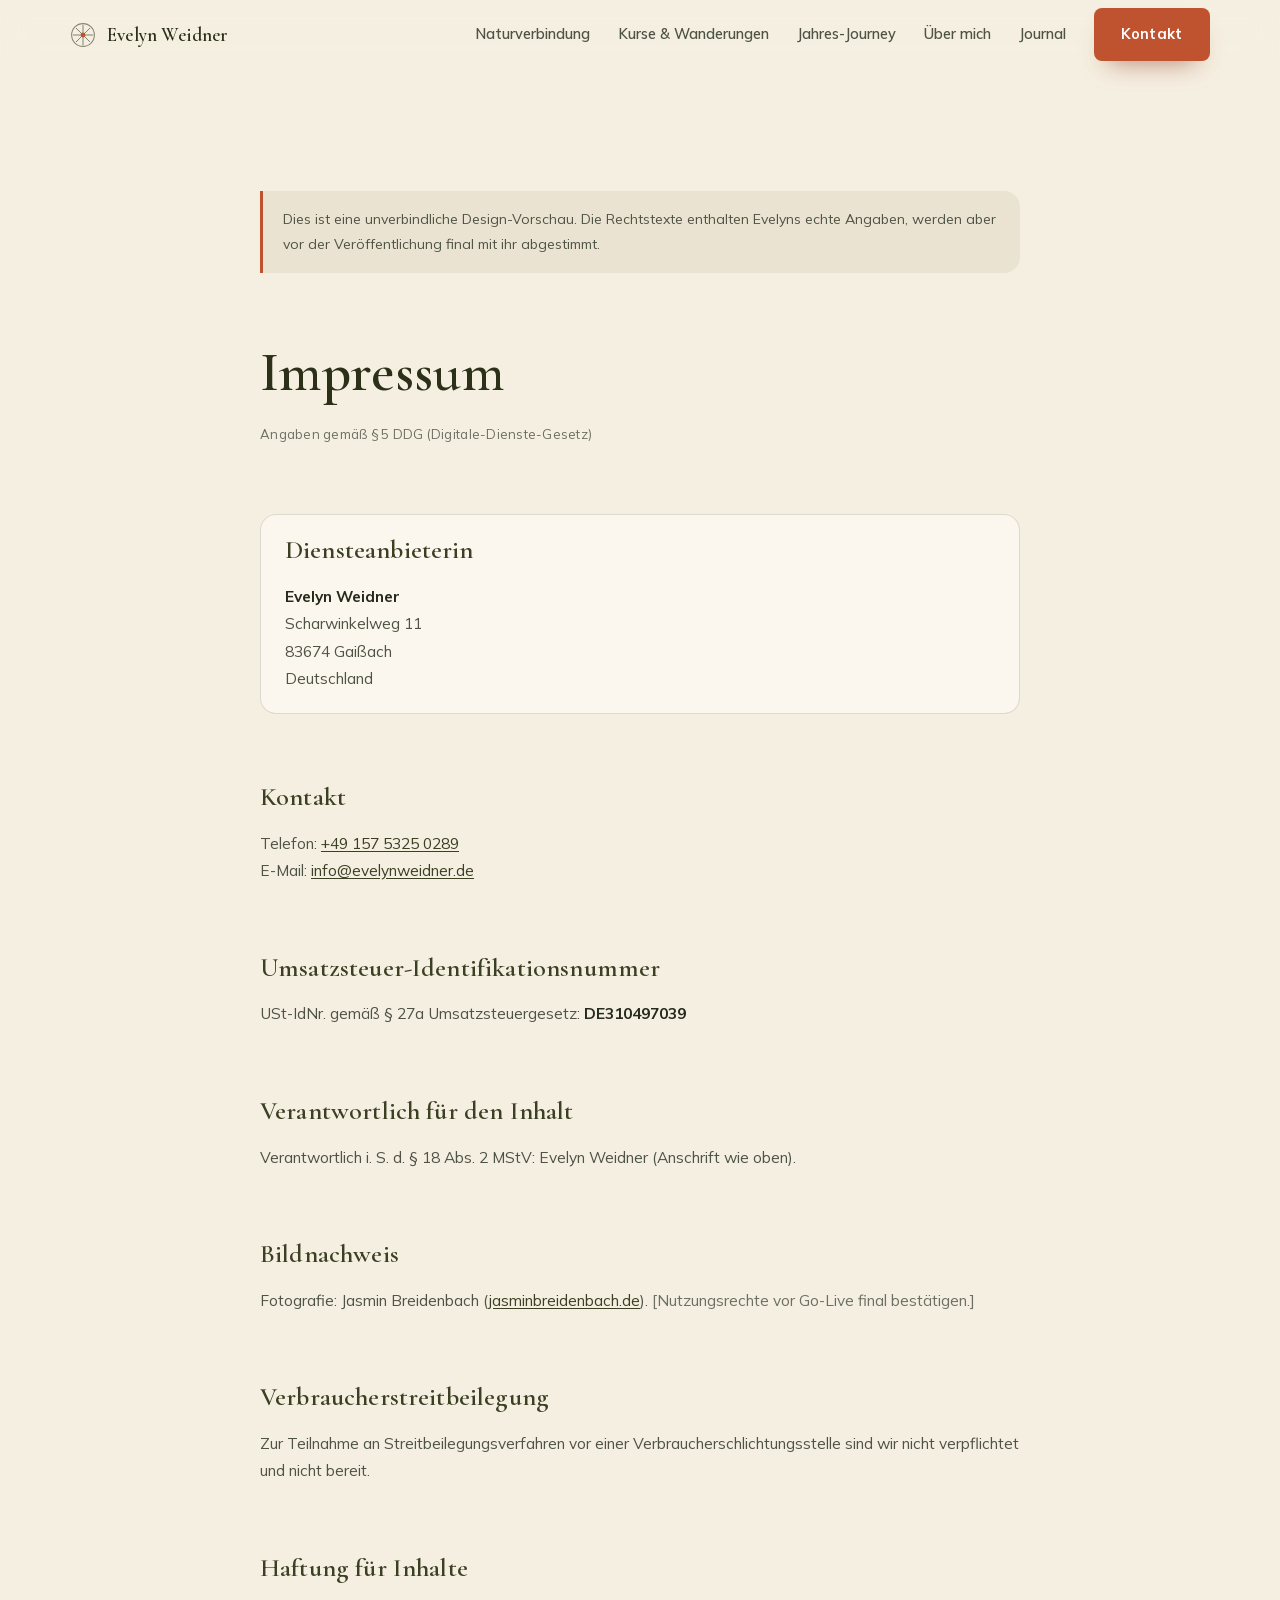
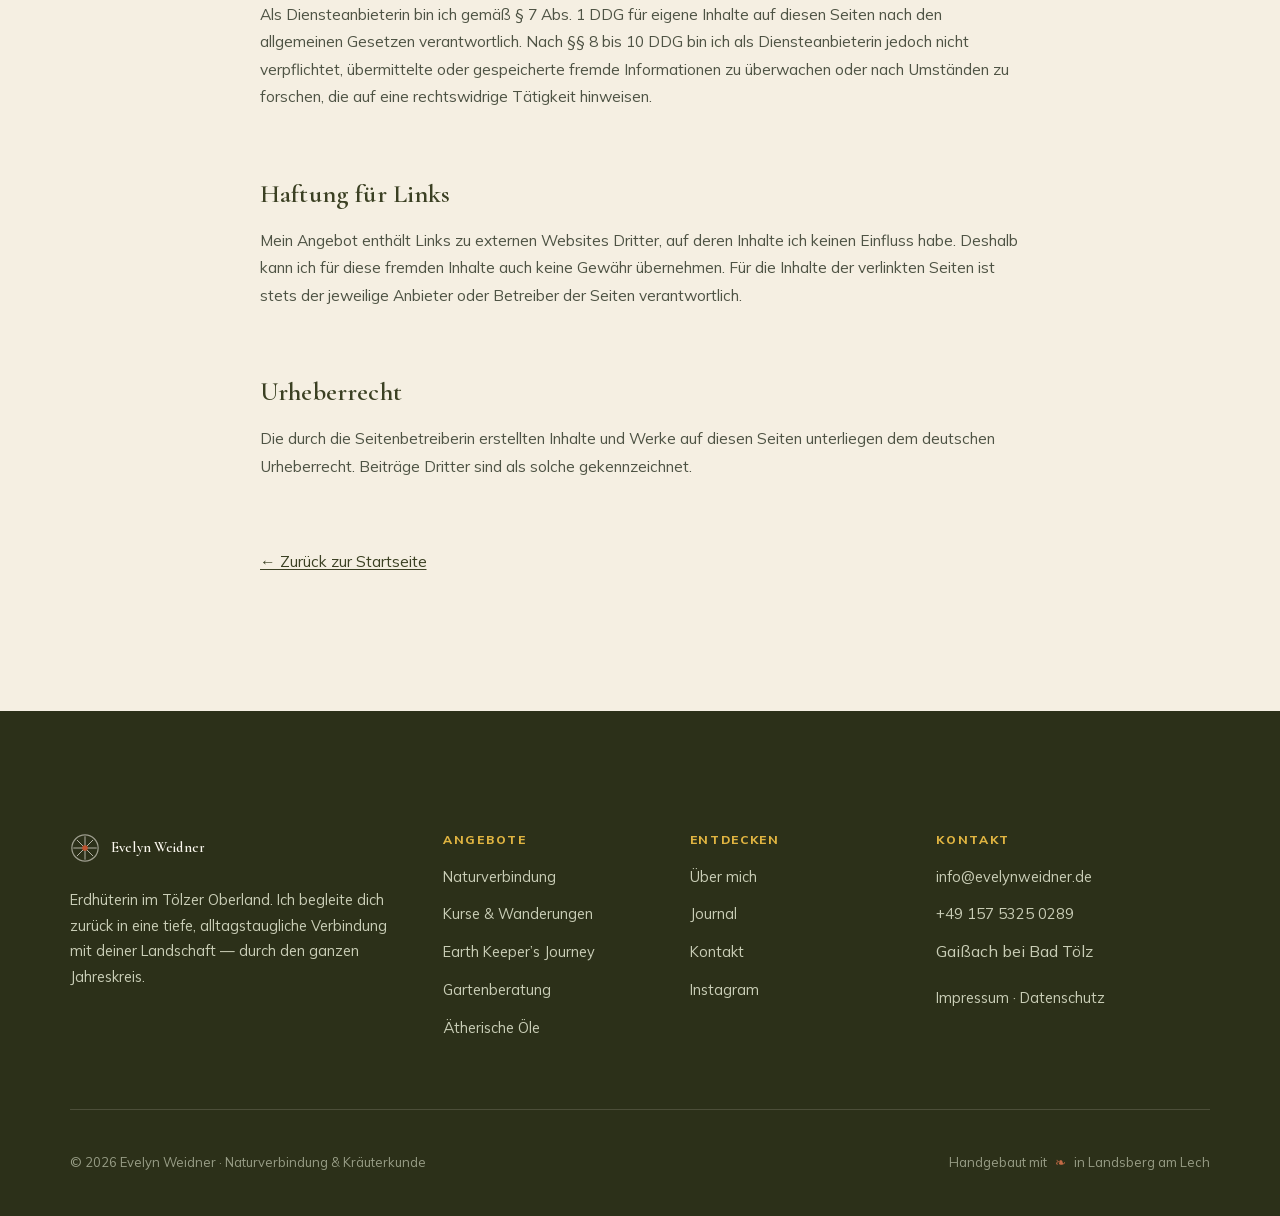
<file: impressum.html>
<!DOCTYPE html>
<!-- EVELYN WEIDNER · Impressum · Lechcode-Vorschau (noindex). Echte Impressumsdaten; vor Go-Live final abstimmen. -->
<html lang="de">
<head>
  <meta charset="UTF-8" />
  <meta name="viewport" content="width=device-width, initial-scale=1.0" />
  <script>document.documentElement.classList.add('js');</script>
  <meta name="robots" content="noindex, nofollow" />
  <title>Impressum | Evelyn Weidner</title>
  <meta name="description" content="Impressum von Evelyn Weidner, Naturverbindung & Kräuterkunde, Gaißach." />
  <meta property="og:title" content="Impressum | Evelyn Weidner" />
  <meta property="og:description" content="Impressum von Evelyn Weidner — Naturverbindung & Kräuterkunde, Gaißach bei Bad Tölz." />
  <meta property="og:type" content="website" />
  <meta property="og:url" content="https://lechcode.github.io/evelyn-weidner-vorschau/impressum.html" />
  <meta property="og:image" content="https://lechcode.github.io/evelyn-weidner-vorschau/assets/og.jpg" />
  <meta name="theme-color" content="#3B4023" />
  <link rel="icon" href="data:image/svg+xml,%3Csvg xmlns='http://www.w3.org/2000/svg' viewBox='0 0 32 32'%3E%3Crect width='32' height='32' rx='7' fill='%233B4023'/%3E%3Ccircle cx='16' cy='16' r='9.5' fill='none' stroke='%23E2BB8F' stroke-width='1.3'/%3E%3Cg stroke='%23EBE3D2' stroke-width='1'%3E%3Cpath d='M16 6.5V25.5M6.5 16H25.5M9.2 9.2l13.6 13.6M22.8 9.2 9.2 22.8'/%3E%3C/g%3E%3Ccircle cx='16' cy='16' r='2.4' fill='%23C0532F'/%3E%3C/svg%3E" />
  <link rel="preload" as="font" type="font/woff2" href="assets/fonts/cormorant-garamond-latin.woff2" crossorigin>
  <link rel="stylesheet" href="assets/fonts.css">
  <link rel="stylesheet" href="assets/site.css?v=8">
  <link rel="stylesheet" href="assets/legal.css">
</head>
<body>
  <a href="#main" class="btn" style="position:absolute;left:-9999px;top:8px;z-index:200;" onfocus="this.style.left='8px'" onblur="this.style.left='-9999px'">Zum Inhalt springen</a>
  <header class="nav" id="nav">
    <div class="wrap nav-in">
      <a href="index.html" class="wm" aria-label="Evelyn Weidner — Startseite">
        <svg viewBox="0 0 32 32" aria-hidden="true"><circle cx="16" cy="16" r="14" fill="none" stroke="currentColor" stroke-width="1.3" opacity=".55"/><g stroke="currentColor" stroke-width="1" opacity=".7"><path d="M16 3.5v25M3.5 16h25M7.4 7.4l17.2 17.2M24.6 7.4 7.4 24.6"/></g><circle cx="16" cy="16" r="3" fill="#C0532F" stroke="none"/></svg>
        Evelyn Weidner
      </a>
      <nav class="nav-links" aria-label="Hauptnavigation">
        <a href="naturverbindung.html">Naturverbindung</a>
        <a href="kurse.html">Kurse &amp; Wanderungen</a>
        <a href="earth-keepers-journey.html">Jahres-Journey</a>
        <a href="ueber-mich.html">Über mich</a>
        <a href="blog.html">Journal</a>
        <a href="index.html#kontakt" class="btn btn-gold">Kontakt</a>
      </nav>
      <button class="nav-toggle" id="navToggle" aria-label="Menü öffnen" aria-expanded="false" aria-controls="mobileMenu"><span></span><span></span><span></span></button>
    </div>
  </header>
  <nav class="mobile-menu" id="mobileMenu" aria-label="Mobile Navigation">
    <a href="naturverbindung.html"><span>Naturverbindung</span><span class="num">01</span></a>
    <a href="kurse.html"><span>Kurse &amp; Wanderungen</span><span class="num">02</span></a>
    <a href="earth-keepers-journey.html"><span>Jahres-Journey</span><span class="num">03</span></a>
    <a href="ueber-mich.html"><span>Über mich</span><span class="num">04</span></a>
    <a href="blog.html"><span>Journal</span><span class="num">05</span></a>
    <a href="index.html#kontakt" class="btn btn-gold mm-cta">Kontakt aufnehmen</a>
  </nav>

  <main id="main" class="legal">
    <div class="wrap">
      <div class="demo-note">Dies ist eine unverbindliche Design-Vorschau. Die Rechtstexte enthalten Evelyns echte Angaben, werden aber vor der Veröffentlichung final mit ihr abgestimmt.</div>
      <h1>Impressum</h1>
      <p class="updated">Angaben gemäß § 5 DDG (Digitale-Dienste-Gesetz)</p>

      <div class="box">
        <h2 style="margin-top:0;">Diensteanbieterin</h2>
        <address>
          <strong>Evelyn Weidner</strong><br>
          Scharwinkelweg 11<br>
          83674 Gaißach<br>
          Deutschland
        </address>
      </div>

      <h2>Kontakt</h2>
      <p>
        Telefon: <a href="tel:+4915753250289">+49 157 5325 0289</a><br>
        E-Mail: <a href="mailto:info@evelynweidner.de">info@evelynweidner.de</a>
      </p>

      <h2>Umsatzsteuer-Identifikationsnummer</h2>
      <p>USt-IdNr. gemäß § 27a Umsatzsteuergesetz: <strong>DE310497039</strong></p>

      <h2>Verantwortlich für den Inhalt</h2>
      <p>Verantwortlich i. S. d. § 18 Abs. 2 MStV: Evelyn Weidner (Anschrift wie oben).</p>

      <h2>Bildnachweis</h2>
      <p>Fotografie: Jasmin Breidenbach (<a href="https://jasminbreidenbach.de" target="_blank" rel="noopener noreferrer">jasminbreidenbach.de</a>). <span style="color:var(--ink-faint);">[Nutzungsrechte vor Go-Live final bestätigen.]</span></p>

      <h2>Verbraucherstreitbeilegung</h2>
      <p>Zur Teilnahme an Streitbeilegungsverfahren vor einer Verbraucherschlichtungsstelle sind wir nicht verpflichtet und nicht bereit.</p>

      <h2>Haftung für Inhalte</h2>
      <p>Als Diensteanbieterin bin ich gemäß § 7 Abs. 1 DDG für eigene Inhalte auf diesen Seiten nach den allgemeinen Gesetzen verantwortlich. Nach §§ 8 bis 10 DDG bin ich als Diensteanbieterin jedoch nicht verpflichtet, übermittelte oder gespeicherte fremde Informationen zu überwachen oder nach Umständen zu forschen, die auf eine rechtswidrige Tätigkeit hinweisen.</p>

      <h2>Haftung für Links</h2>
      <p>Mein Angebot enthält Links zu externen Websites Dritter, auf deren Inhalte ich keinen Einfluss habe. Deshalb kann ich für diese fremden Inhalte auch keine Gewähr übernehmen. Für die Inhalte der verlinkten Seiten ist stets der jeweilige Anbieter oder Betreiber der Seiten verantwortlich.</p>

      <h2>Urheberrecht</h2>
      <p>Die durch die Seitenbetreiberin erstellten Inhalte und Werke auf diesen Seiten unterliegen dem deutschen Urheberrecht. Beiträge Dritter sind als solche gekennzeichnet.</p>

      <p style="margin-top:var(--space-5);"><a href="index.html">← Zurück zur Startseite</a></p>
    </div>
  </main>

  <footer class="site-footer">
    <div class="wrap">
      <div class="f-top">
        <div class="f-about">
          <a href="index.html" class="wm"><svg viewBox="0 0 32 32" aria-hidden="true"><circle cx="16" cy="16" r="14" fill="none" stroke="currentColor" stroke-width="1.3" opacity=".55"/><g stroke="currentColor" stroke-width="1" opacity=".7"><path d="M16 3.5v25M3.5 16h25M7.4 7.4l17.2 17.2M24.6 7.4 7.4 24.6"/></g><circle cx="16" cy="16" r="3" fill="#C0532F" stroke="none"/></svg>Evelyn Weidner</a>
          <p>Erdhüterin im Tölzer Oberland. Ich begleite dich zurück in eine tiefe, alltagstaugliche Verbindung mit deiner Landschaft — durch den ganzen Jahreskreis.</p>
        </div>
        <div><h4>Angebote</h4><ul>
          <li><a href="naturverbindung.html">Naturverbindung</a></li>
          <li><a href="kurse.html">Kurse &amp; Wanderungen</a></li>
          <li><a href="earth-keepers-journey.html">Earth Keeper’s Journey</a></li>
          <li><a href="gartenberatung.html">Gartenberatung</a></li>
          <li><a href="doterra.html">Ätherische Öle</a></li>
        </ul></div>
        <div><h4>Entdecken</h4><ul>
          <li><a href="ueber-mich.html">Über mich</a></li>
          <li><a href="blog.html">Journal</a></li>
          <li><a href="index.html#kontakt">Kontakt</a></li>
          <li><a href="https://www.instagram.com/evelyn.naturverbunden" target="_blank" rel="noopener noreferrer">Instagram</a></li>
        </ul></div>
        <div><h4>Kontakt</h4><ul>
          <li><a href="mailto:info@evelynweidner.de">info@evelynweidner.de</a></li>
          <li><a href="tel:+4915753250289">+49 157 5325 0289</a></li>
          <li>Gaißach bei Bad Tölz</li>
          <li style="margin-top:8px;"><a href="impressum.html">Impressum</a> · <a href="datenschutz.html">Datenschutz</a></li>
        </ul></div>
      </div>
      <div class="f-bottom">
        <span>© <span id="year">2026</span> Evelyn Weidner · Naturverbindung &amp; Kräuterkunde</span>
        <span class="made">Handgebaut mit <span style="color:var(--terra-line);">❧</span> in Landsberg am Lech</span>
      </div>
    </div>
  </footer>
  <script src="assets/site.js?v=8" defer></script>
</body>
</html>
</file>
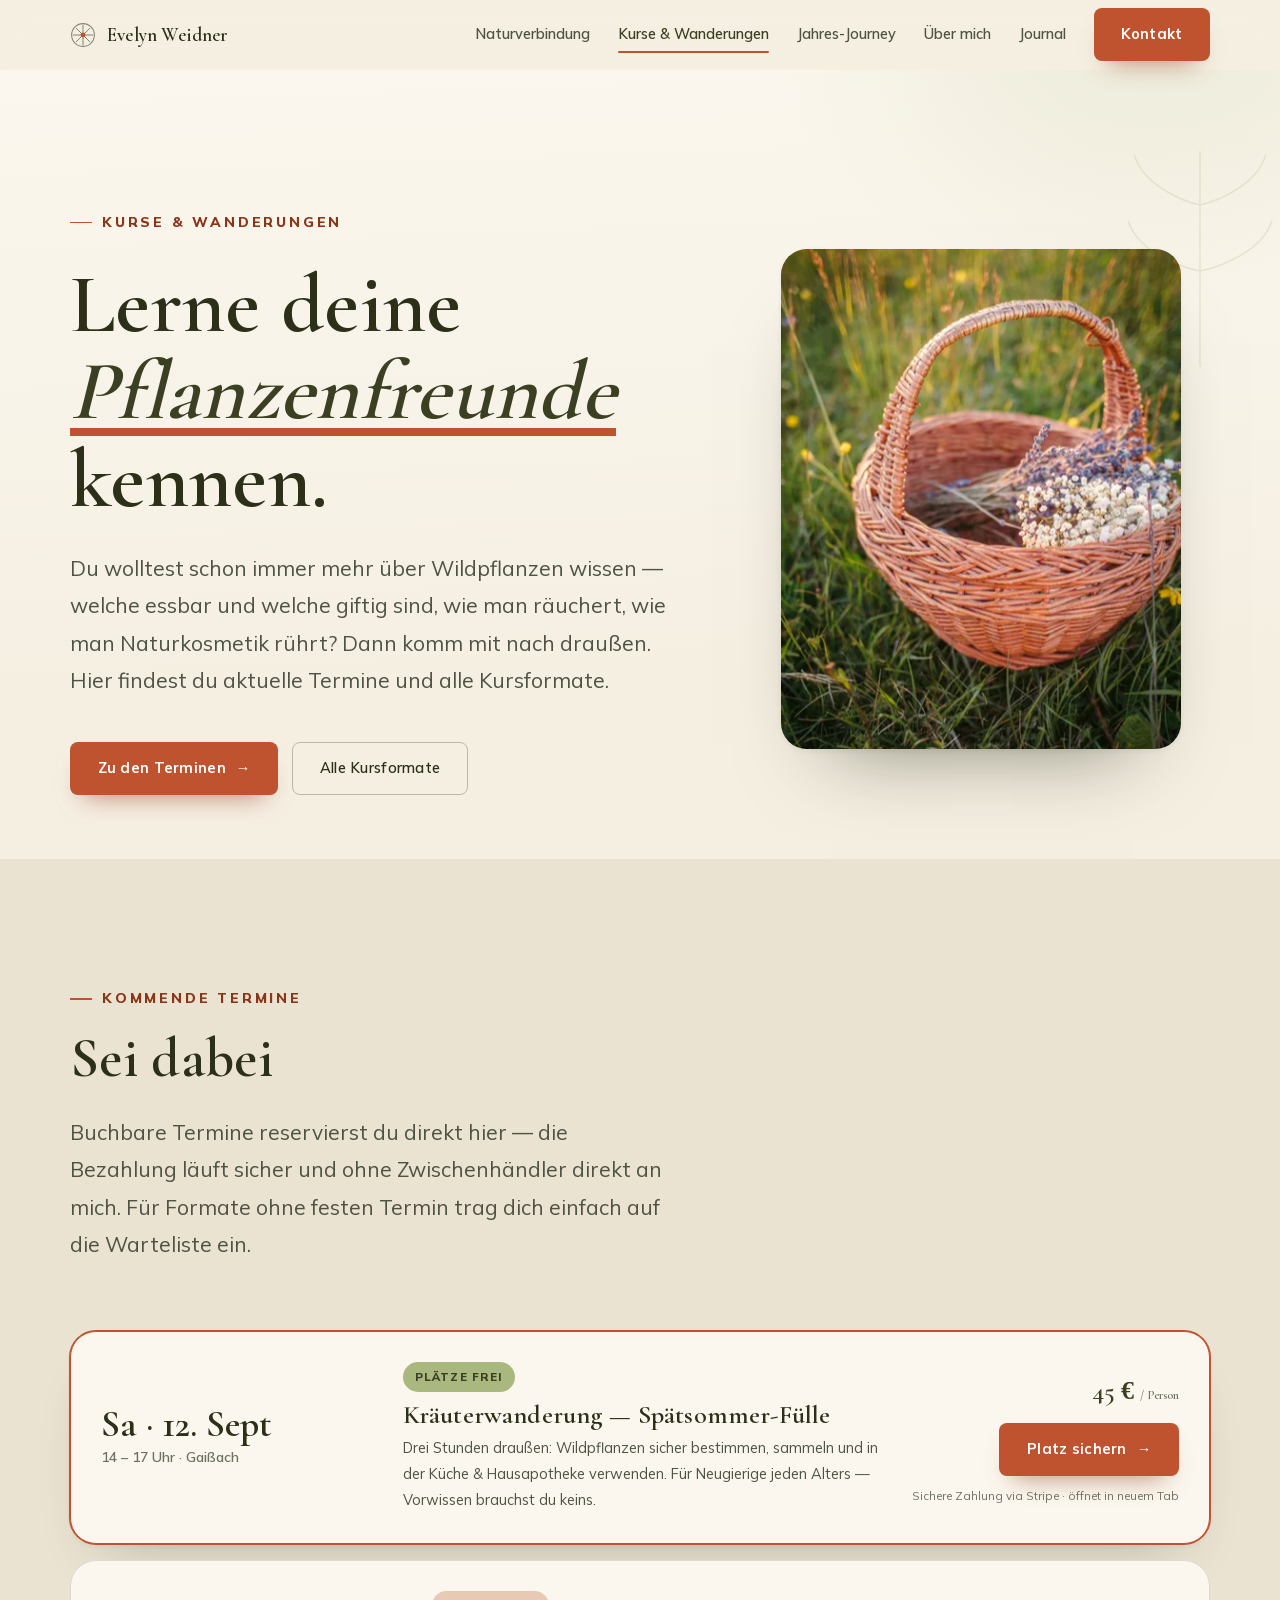
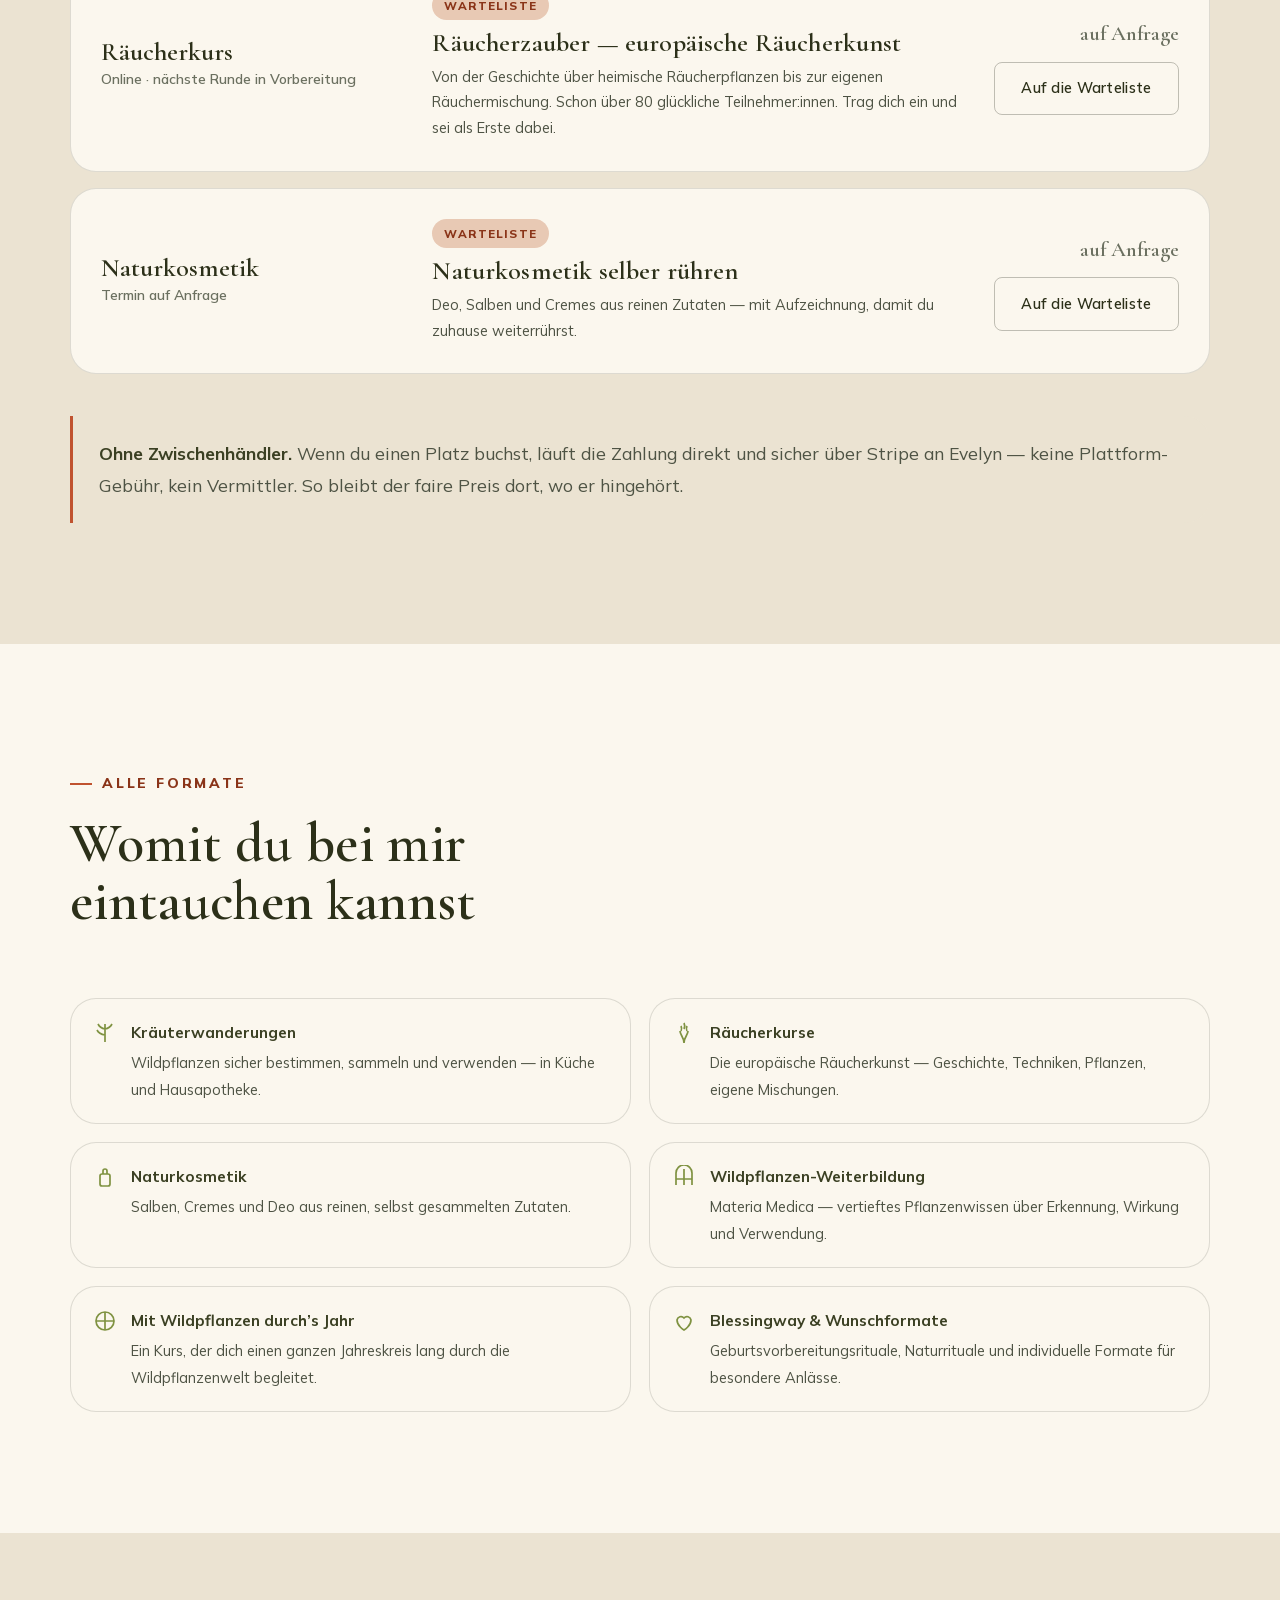
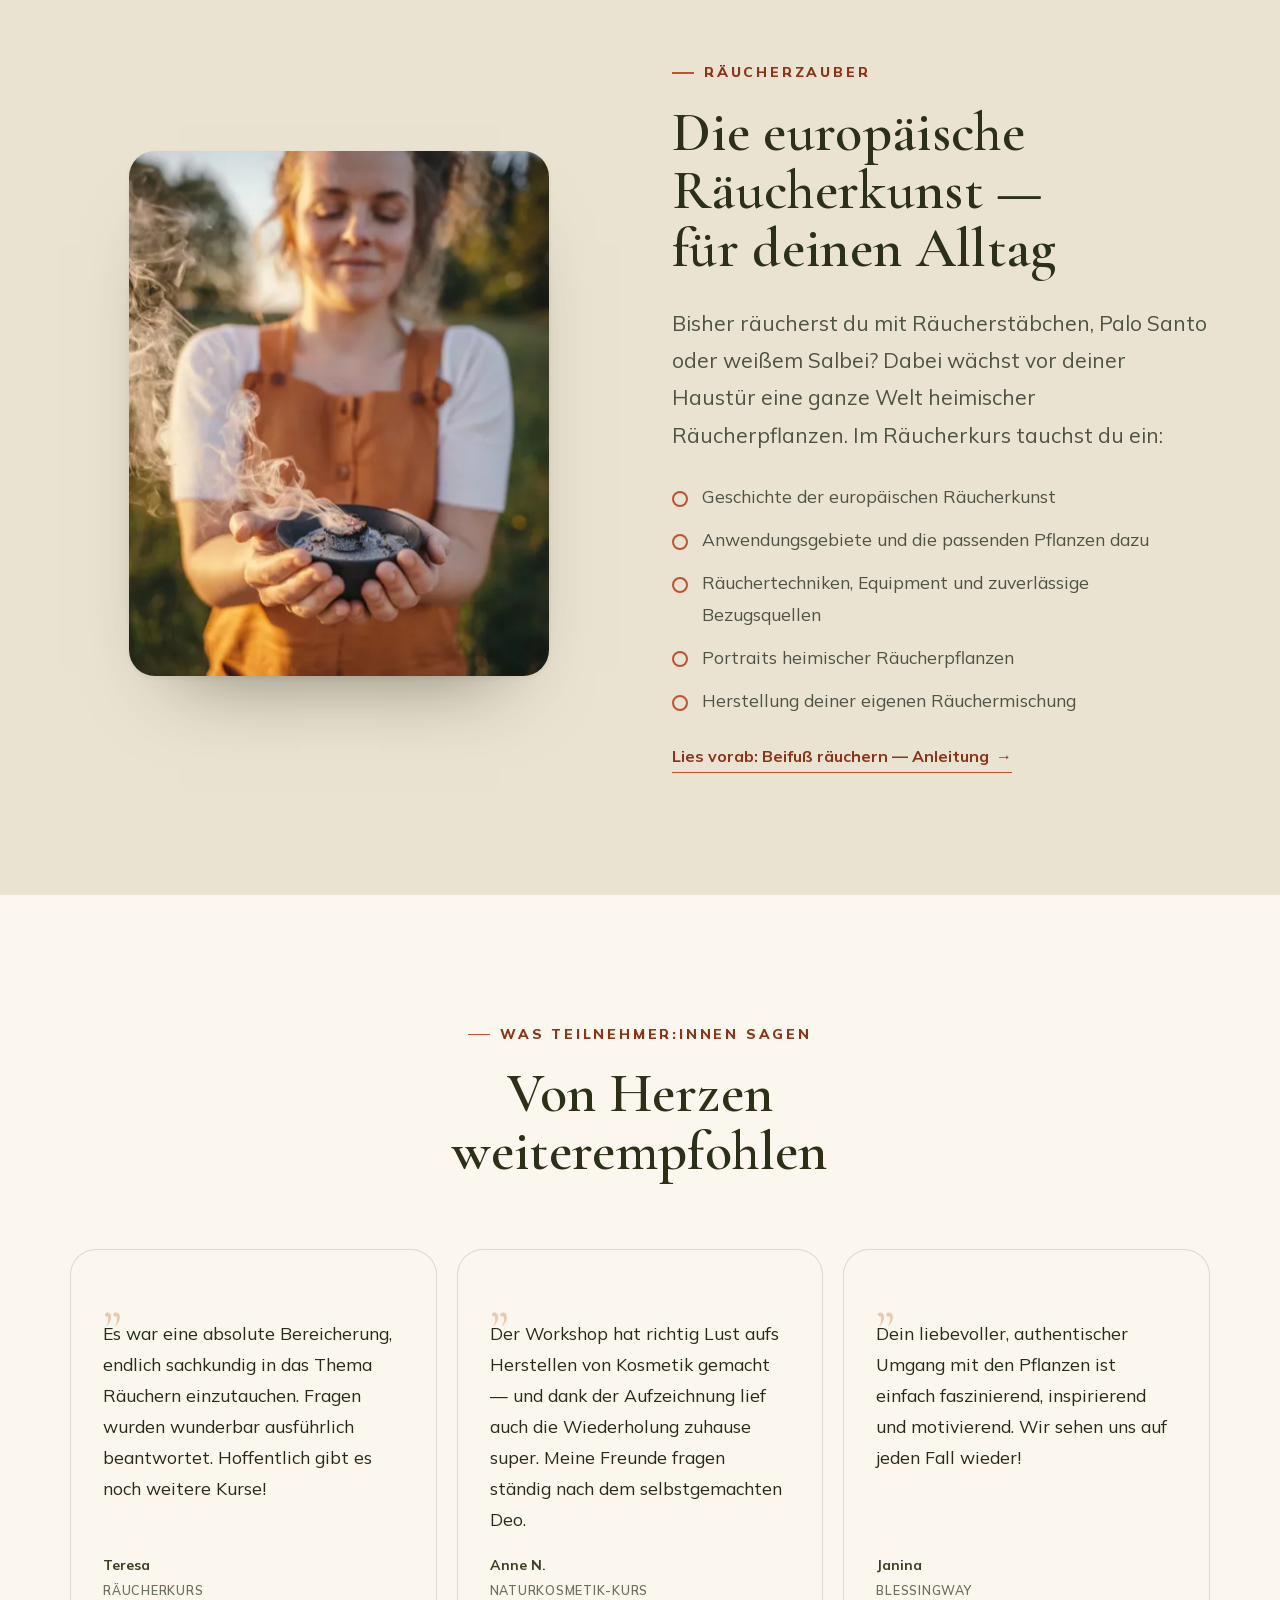
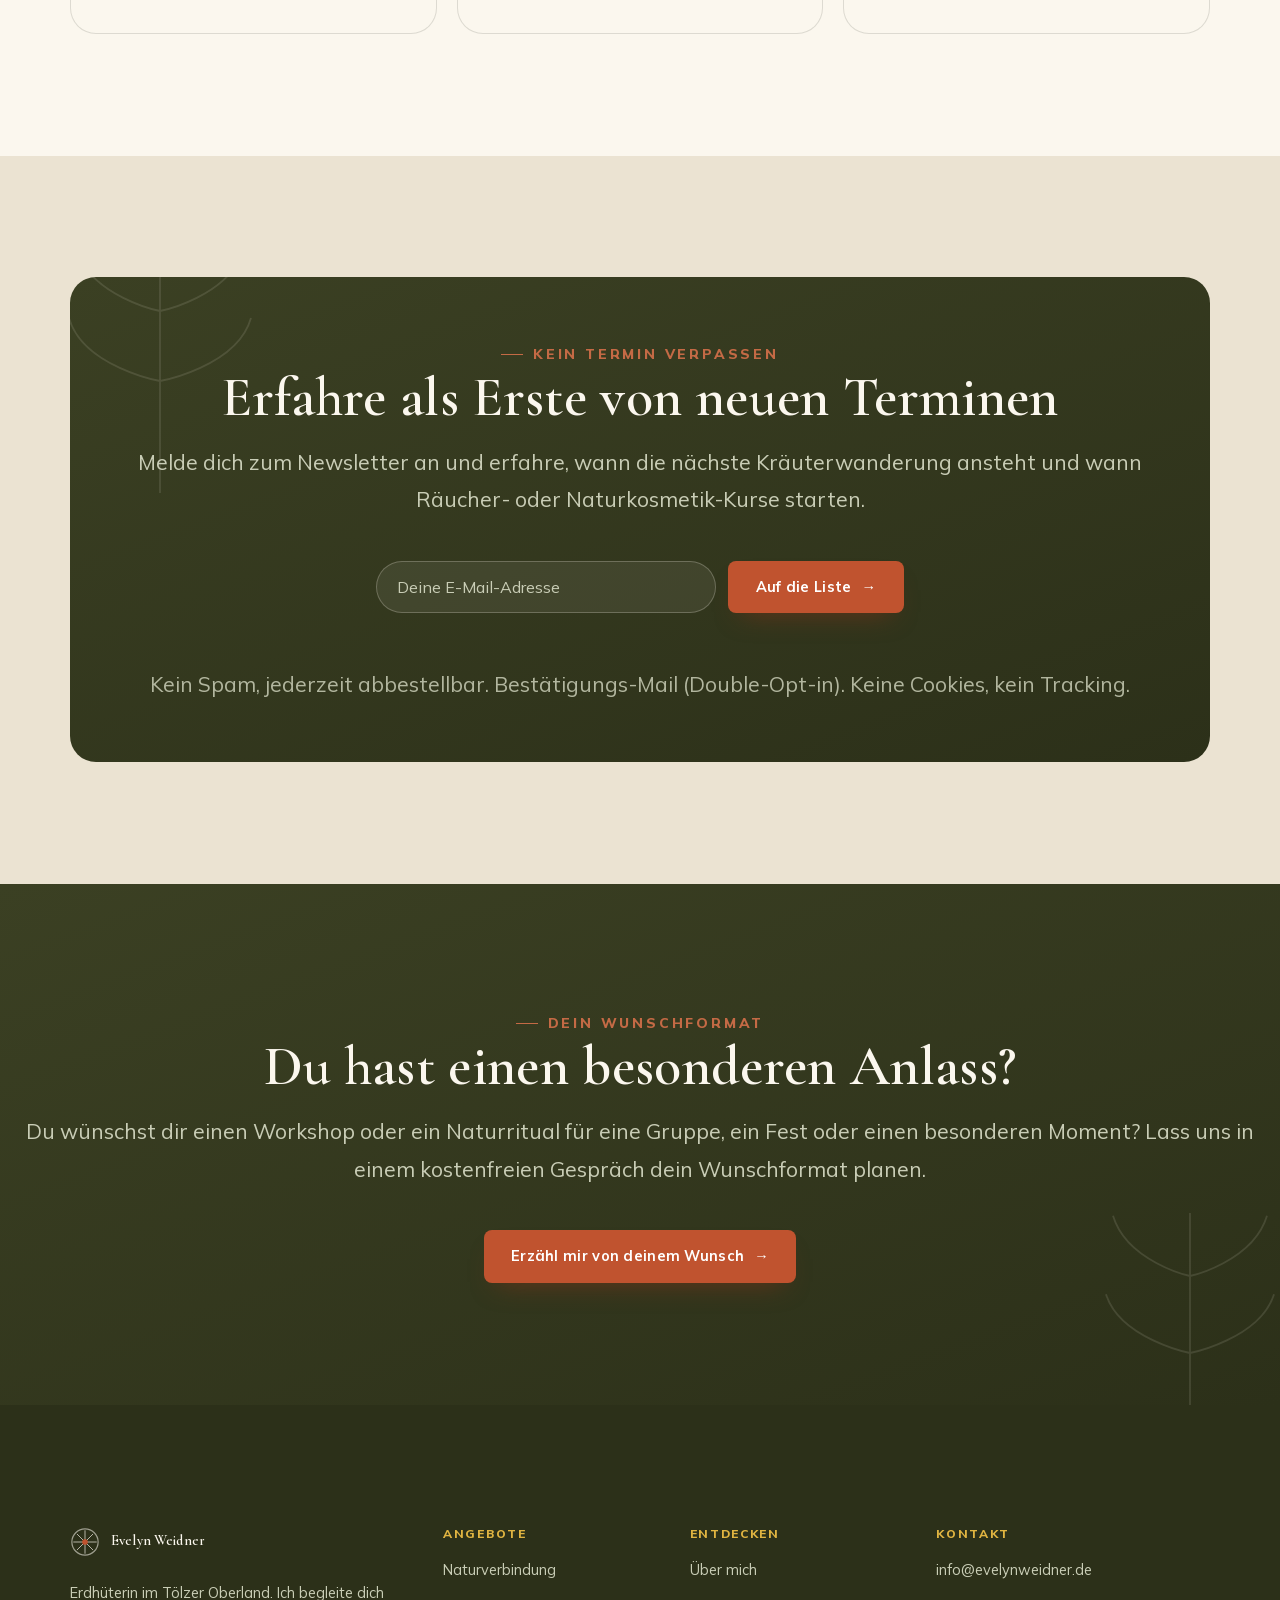
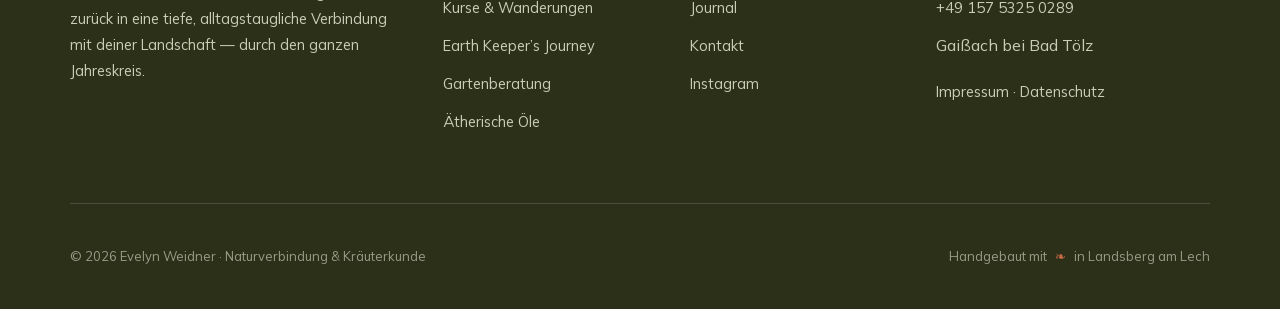
<file: kurse.html>
<!DOCTYPE html>
<!-- EVELYN WEIDNER · Kurse & Wanderungen (Shop-Kern) · Lechcode-Vorschau (noindex). Fotos: Jasmin Breidenbach.
     SHOP: Stripe-Direktlink-Baustein. Evelyn erzeugt pro Termin einen Stripe-Payment-Link und setzt ihn
     unten als href statt [STRIPE-LINK] ein — Geld fließt direkt auf ihr Konto, kein Zwischenhändler. -->
<html lang="de">
<head>
  <meta charset="UTF-8" />
  <meta name="viewport" content="width=device-width, initial-scale=1.0" />
  <script>document.documentElement.classList.add('js');if(location.search.indexOf('foto')>-1)document.documentElement.classList.add('foto');</script>
  <!-- ENTFERNEN sobald Impressum+Datenschutz live & vom Kunden freigegeben -->
  <meta name="robots" content="noindex, nofollow" />
  <title>Kräuterwanderungen &amp; Räucherkurse im Oberland | Evelyn Weidner</title>
  <meta name="description" content="Kräuterwanderungen, Räucherkurse, Naturkosmetik und Wildpflanzen-Weiterbildung mit Evelyn Weidner rund um Bad Tölz. Aktuelle Termine buchen oder auf die Warteliste eintragen." />
  <meta property="og:title" content="Kurse &amp; Wanderungen — Kräuter, Räuchern &amp; Jahreskreis" />
  <meta property="og:description" content="Wildpflanzen sicher bestimmen, räuchern lernen, Naturkosmetik rühren — Kräuterwanderungen und Kurse mit Evelyn Weidner im Oberland." />
  <meta property="og:type" content="website" />
  <meta property="og:locale" content="de_DE" />
  <meta property="og:url" content="https://lechcode.github.io/evelyn-weidner-vorschau/kurse.html" />
  <meta property="og:image" content="https://lechcode.github.io/evelyn-weidner-vorschau/assets/og.jpg" />
  <meta property="og:image:width" content="1200" />
  <meta property="og:image:height" content="630" />
  <meta name="theme-color" content="#3B4023" />
  <link rel="icon" href="data:image/svg+xml,%3Csvg xmlns='http://www.w3.org/2000/svg' viewBox='0 0 32 32'%3E%3Crect width='32' height='32' rx='7' fill='%233B4023'/%3E%3Ccircle cx='16' cy='16' r='9.5' fill='none' stroke='%23E2BB8F' stroke-width='1.3'/%3E%3Cg stroke='%23EBE3D2' stroke-width='1'%3E%3Cpath d='M16 6.5V25.5M6.5 16H25.5M9.2 9.2l13.6 13.6M22.8 9.2 9.2 22.8'/%3E%3C/g%3E%3Ccircle cx='16' cy='16' r='2.4' fill='%23C0532F'/%3E%3C/svg%3E" />
  <link rel="preload" as="font" type="font/woff2" href="assets/fonts/cormorant-garamond-latin.woff2" crossorigin>
  <link rel="preload" as="font" type="font/woff2" href="assets/fonts/mulish-latin.woff2" crossorigin>
  <link rel="stylesheet" href="assets/fonts.css">
  <link rel="stylesheet" href="assets/site.css?v=8">
  <link rel="stylesheet" href="assets/pages.css?v=8">
</head>
<body>
  <a href="#main" class="btn" style="position:absolute;left:-9999px;top:8px;z-index:200;" onfocus="this.style.left='8px'" onblur="this.style.left='-9999px'">Zum Inhalt springen</a>

  <header class="nav" id="nav">
    <div class="wrap nav-in">
      <a href="index.html" class="wm" aria-label="Evelyn Weidner — Startseite">
        <svg viewBox="0 0 32 32" aria-hidden="true"><circle cx="16" cy="16" r="14" fill="none" stroke="currentColor" stroke-width="1.3" opacity=".55"/><g stroke="currentColor" stroke-width="1" opacity=".7"><path d="M16 3.5v25M3.5 16h25M7.4 7.4l17.2 17.2M24.6 7.4 7.4 24.6"/></g><circle cx="16" cy="16" r="3" fill="#C0532F" stroke="none"/></svg>
        Evelyn Weidner
      </a>
      <nav class="nav-links" aria-label="Hauptnavigation">
        <a href="naturverbindung.html">Naturverbindung</a>
        <a href="kurse.html" class="active">Kurse &amp; Wanderungen</a>
        <a href="earth-keepers-journey.html">Jahres-Journey</a>
        <a href="ueber-mich.html">Über mich</a>
        <a href="blog.html">Journal</a>
        <a href="index.html#kontakt" class="btn btn-gold">Kontakt</a>
      </nav>
      <button class="nav-toggle" id="navToggle" aria-label="Menü öffnen" aria-expanded="false" aria-controls="mobileMenu"><span></span><span></span><span></span></button>
    </div>
  </header>
  <nav class="mobile-menu" id="mobileMenu" aria-label="Mobile Navigation">
    <a href="naturverbindung.html"><span>Naturverbindung</span><span class="num">01</span></a>
    <a href="kurse.html"><span>Kurse &amp; Wanderungen</span><span class="num">02</span></a>
    <a href="earth-keepers-journey.html"><span>Jahres-Journey</span><span class="num">03</span></a>
    <a href="ueber-mich.html"><span>Über mich</span><span class="num">04</span></a>
    <a href="blog.html"><span>Journal</span><span class="num">05</span></a>
    <a href="index.html#kontakt" class="btn btn-gold mm-cta">Kontakt aufnehmen</a>
  </nav>

  <main id="main">
    <!-- Page-Hero -->
    <section class="page-hero with-figure">
      <svg class="page-hero-leaf" viewBox="0 0 200 200" aria-hidden="true" fill="none" stroke="#7F9241" stroke-width="1.3"><path d="M100 195V15M100 60C100 60 55 50 45 18M100 60C100 60 145 50 155 18M100 115C100 115 50 105 40 73M100 115C100 115 150 105 160 73"/></svg>
      <div class="wrap">
        <div>
          <span class="eyebrow reveal">Kurse &amp; Wanderungen</span>
          <h1 class="reveal d1">Lerne deine <em>Pflanzenfreunde</em> kennen.</h1>
          <p class="lead reveal d2">Du wolltest schon immer mehr über Wildpflanzen wissen — welche essbar und welche giftig sind, wie man räuchert, wie man Naturkosmetik rührt? Dann komm mit nach draußen. Hier findest du aktuelle Termine und alle Kursformate.</p>
          <div class="hero-cta reveal d3" style="margin-top:var(--space-4);display:flex;gap:14px;flex-wrap:wrap;">
            <a href="#termine" class="btn">Zu den Terminen <span class="arr" aria-hidden="true">→</span></a>
            <a href="#formate" class="btn btn-ghost">Alle Kursformate</a>
          </div>
        </div>
        <div class="figure reveal d2">
          <picture><source type="image/webp" srcset="assets/img/kraeuterkorb-420.webp 420w, assets/img/kraeuterkorb-640.webp 640w, assets/img/kraeuterkorb-800.webp 800w" sizes="(max-width:900px) 80vw, 400px"><img src="assets/img/kraeuterkorb-640.jpg" width="640" height="960" alt="Ein Weidenkorb voller frisch gesammelter Wildkräuter und Blüten in der Wiese" fetchpriority="high"></picture>
        </div>
      </div>
    </section>

    <!-- Termine (Shop) -->
    <section id="termine" class="sand">
      <div class="wrap">
        <div class="sec-head reveal">
          <span class="eyebrow">Kommende Termine</span>
          <h2>Sei dabei</h2>
          <p>Buchbare Termine reservierst du direkt hier — die Bezahlung läuft sicher und ohne Zwischenhändler direkt an mich. Für Formate ohne festen Termin trag dich einfach auf die Warteliste ein.</p>
        </div>

        <!-- HINWEIS FÜR EVELYN: Pro Termin einen Stripe-Payment-Link erzeugen (dashboard.stripe.com → Zahlungslinks)
             und unten als href statt "[STRIPE-LINK]" einsetzen. Datum/Preis/Status in der Karte anpassen.
             Geld fließt direkt auf dein Konto; die Seite bleibt cookiefrei (der Checkout öffnet extern bei Stripe). -->
        <div style="display:flex;flex-direction:column;gap:16px;" class="reveal d1">
          <!-- BUCHBAR: echtes Stripe-Beispiel -->
          <article class="course featured">
            <div class="when">
              <span class="date">Sa · 12. Sept</span>
              <span class="time">14 – 17 Uhr · Gaißach</span>
            </div>
            <div class="what">
              <span class="badge-soft badge-open">Plätze frei</span>
              <h3 style="margin-top:8px;">Kräuterwanderung — Spätsommer-Fülle</h3>
              <p>Drei Stunden draußen: Wildpflanzen sicher bestimmen, sammeln und in der Küche &amp; Hausapotheke verwenden. Für Neugierige jeden Alters — Vorwissen brauchst du keins.</p>
            </div>
            <div class="act">
              <span class="price">45&nbsp;€ <span style="font-size:12px;color:var(--ink-faint);font-weight:600;">/&nbsp;Person</span></span>
              <!-- LIVE: href="#" durch Evelyns Stripe-Payment-Link ersetzen und data-demo-buy entfernen -->
              <a href="#" data-demo-buy class="btn btn-gold" aria-label="Platz für die Kräuterwanderung am 12. September sichern">Platz sichern <span class="arr" aria-hidden="true">→</span></a>
              <span class="buy-note" style="font-size:11.5px;color:var(--ink-faint);">Sichere Zahlung via Stripe · öffnet in neuem Tab</span>
            </div>
          </article>

          <!-- WARTELISTE: Räucherkurs -->
          <article class="course">
            <div class="when">
              <span class="date" style="font-size:var(--step-2);">Räucher&shy;kurs</span>
              <span class="time">Online · nächste Runde in Vorbereitung</span>
            </div>
            <div class="what">
              <span class="badge-soft badge-wait">Warteliste</span>
              <h3 style="margin-top:8px;">Räucherzauber — europäische Räucherkunst</h3>
              <p>Von der Geschichte über heimische Räucherpflanzen bis zur eigenen Räuchermischung. Schon über 80 glückliche Teilnehmer:innen. Trag dich ein und sei als Erste dabei.</p>
            </div>
            <div class="act">
              <span class="price" style="font-size:var(--step-1);color:var(--ink-faint);">auf Anfrage</span>
              <a href="#warteliste-kurse" class="btn btn-ghost">Auf die Warteliste</a>
            </div>
          </article>

          <!-- WARTELISTE: Naturkosmetik -->
          <article class="course">
            <div class="when">
              <span class="date" style="font-size:var(--step-2);">Natur&shy;kosmetik</span>
              <span class="time">Termin auf Anfrage</span>
            </div>
            <div class="what">
              <span class="badge-soft badge-wait">Warteliste</span>
              <h3 style="margin-top:8px;">Naturkosmetik selber rühren</h3>
              <p>Deo, Salben und Cremes aus reinen Zutaten — mit Aufzeichnung, damit du zuhause weiterrührst.</p>
            </div>
            <div class="act">
              <span class="price" style="font-size:var(--step-1);color:var(--ink-faint);">auf Anfrage</span>
              <a href="#warteliste-kurse" class="btn btn-ghost">Auf die Warteliste</a>
            </div>
          </article>
        </div>

        <div class="callout reveal d1" style="margin-top:var(--space-4);">
          <b>Ohne Zwischenhändler.</b> Wenn du einen Platz buchst, läuft die Zahlung direkt und sicher über Stripe an Evelyn — keine Plattform-Gebühr, kein Vermittler. So bleibt der faire Preis dort, wo er hingehört.
        </div>
      </div>
    </section>

    <!-- Kursformate -->
    <section id="formate" class="paper">
      <div class="wrap">
        <div class="sec-head reveal">
          <span class="eyebrow">Alle Formate</span>
          <h2>Womit du bei mir eintauchen kannst</h2>
        </div>
        <div class="feature-grid reveal d1">
          <div class="feature">
            <svg viewBox="0 0 24 24" fill="none" stroke="currentColor" stroke-width="1.7" aria-hidden="true"><path d="M12 3v18M12 8C12 8 7 7 5 3M12 8C12 8 17 7 19 3M12 14C12 14 6 13 4 9"/></svg>
            <div><b>Kräuterwanderungen</b><span>Wildpflanzen sicher bestimmen, sammeln und verwenden — in Küche und Hausapotheke.</span></div>
          </div>
          <div class="feature">
            <svg viewBox="0 0 24 24" fill="none" stroke="currentColor" stroke-width="1.7" aria-hidden="true"><path d="M12 22c0-6 4-8 4-12M12 22c0-6-4-8-4-12M12 2c1 2 1 4 0 6M9 5c1 2 1 3 0 5M15 5c-1 2-1 3 0 5"/></svg>
            <div><b>Räucherkurse</b><span>Die europäische Räucherkunst — Geschichte, Techniken, Pflanzen, eigene Mischungen.</span></div>
          </div>
          <div class="feature">
            <svg viewBox="0 0 24 24" fill="none" stroke="currentColor" stroke-width="1.7" aria-hidden="true"><rect x="7" y="9" width="10" height="12" rx="2"/><path d="M10 9V6a2 2 0 0 1 4 0v3"/></svg>
            <div><b>Naturkosmetik</b><span>Salben, Cremes und Deo aus reinen, selbst gesammelten Zutaten.</span></div>
          </div>
          <div class="feature">
            <svg viewBox="0 0 24 24" fill="none" stroke="currentColor" stroke-width="1.7" aria-hidden="true"><path d="M4 20V8a8 8 0 0 1 16 0v12M4 14h16M12 4v16"/></svg>
            <div><b>Wildpflanzen-Weiterbildung</b><span>Materia Medica — vertieftes Pflanzenwissen über Erkennung, Wirkung und Verwendung.</span></div>
          </div>
          <div class="feature">
            <svg viewBox="0 0 24 24" fill="none" stroke="currentColor" stroke-width="1.7" aria-hidden="true"><circle cx="12" cy="12" r="9"/><path d="M12 3v18M3 12h18"/></svg>
            <div><b>Mit Wildpflanzen durch’s Jahr</b><span>Ein Kurs, der dich einen ganzen Jahreskreis lang durch die Wildpflanzenwelt begleitet.</span></div>
          </div>
          <div class="feature">
            <svg viewBox="0 0 24 24" fill="none" stroke="currentColor" stroke-width="1.7" aria-hidden="true"><path d="M12 21s-7-4-7-10a4 4 0 0 1 7-2 4 4 0 0 1 7 2c0 6-7 10-7 10z"/></svg>
            <div><b>Blessingway &amp; Wunschformate</b><span>Geburtsvorbereitungsrituale, Naturrituale und individuelle Formate für besondere Anlässe.</span></div>
          </div>
        </div>
      </div>
    </section>

    <!-- Räuchern (Anker von index) -->
    <section id="raeuchern" class="sand">
      <div class="wrap split-2">
        <div class="media-frame portrait reveal">
          <picture><source type="image/webp" srcset="assets/img/raeuchern-andacht-480.webp 480w, assets/img/raeuchern-andacht-760.webp 760w, assets/img/raeuchern-andacht-1040.webp 1040w" sizes="(max-width:900px) 80vw, 420px"><img src="assets/img/raeuchern-andacht-760.jpg" width="760" height="1140" alt="Evelyn hält mit geschlossenen Augen eine rauchende Räucherschale" loading="lazy" decoding="async"></picture>
        </div>
        <div class="reveal d1">
          <span class="eyebrow">Räucherzauber</span>
          <h2 class="sec-head" style="margin-bottom:var(--space-3);">Die europäische Räucherkunst — für deinen Alltag</h2>
          <div class="prose">
            <p>Bisher räucherst du mit Räucherstäbchen, Palo Santo oder weißem Salbei? Dabei wächst vor deiner Haustür eine ganze Welt heimischer Räucherpflanzen. Im Räucherkurs tauchst du ein:</p>
            <ul>
              <li>Geschichte der europäischen Räucherkunst</li>
              <li>Anwendungsgebiete und die passenden Pflanzen dazu</li>
              <li>Räuchertechniken, Equipment und zuverlässige Bezugsquellen</li>
              <li>Portraits heimischer Räucherpflanzen</li>
              <li>Herstellung deiner eigenen Räuchermischung</li>
            </ul>
          </div>
          <div style="margin-top:var(--space-3);"><a href="blog-beifuss-raeuchern.html" class="textlink">Lies vorab: Beifuß räuchern — Anleitung <span aria-hidden="true">→</span></a></div>
        </div>
      </div>
    </section>

    <!-- Stimmen -->
    <section class="paper">
      <div class="wrap">
        <div class="sec-head center reveal">
          <span class="eyebrow" style="justify-content:center;">Was Teilnehmer:innen sagen</span>
          <h2>Von Herzen weiterempfohlen</h2>
        </div>
        <div class="voices-grid reveal d1">
          <figure class="voice">
            <div class="quote-mark" aria-hidden="true">„</div>
            <p>Es war eine absolute Bereicherung, endlich sachkundig in das Thema Räuchern einzutauchen. Fragen wurden wunderbar ausführlich beantwortet. Hoffentlich gibt es noch weitere Kurse!</p>
            <figcaption class="by">Teresa<span>Räucherkurs</span></figcaption>
          </figure>
          <figure class="voice">
            <div class="quote-mark" aria-hidden="true">„</div>
            <p>Der Workshop hat richtig Lust aufs Herstellen von Kosmetik gemacht — und dank der Aufzeichnung lief auch die Wiederholung zuhause super. Meine Freunde fragen ständig nach dem selbstgemachten Deo.</p>
            <figcaption class="by">Anne N.<span>Naturkosmetik-Kurs</span></figcaption>
          </figure>
          <figure class="voice">
            <div class="quote-mark" aria-hidden="true">„</div>
            <p>Dein liebevoller, authentischer Umgang mit den Pflanzen ist einfach faszinierend, inspirierend und motivierend. Wir sehen uns auf jeden Fall wieder!</p>
            <figcaption class="by">Janina<span>Blessingway</span></figcaption>
          </figure>
        </div>
      </div>
    </section>

    <!-- Warteliste / Newsletter -->
    <section id="warteliste-kurse" class="sand">
      <div class="wrap">
        <div class="news-card reveal">
          <svg class="news-leaf" viewBox="0 0 200 200" aria-hidden="true" fill="none" stroke="#F1ECDF" stroke-width="1.3"><path d="M100 10v180M100 60C100 60 50 50 40 15M100 60C100 60 150 50 160 15M100 110C100 110 45 100 35 65M100 110C100 110 155 100 165 65"/></svg>
          <div class="wrap-narrow">
            <span class="eyebrow" style="justify-content:center;">Kein Termin verpassen</span>
            <h2>Erfahre als Erste von neuen Terminen</h2>
            <p>Melde dich zum Newsletter an und erfahre, wann die nächste Kräuterwanderung ansteht und wann Räucher- oder Naturkosmetik-Kurse starten.</p>
            <form class="news-form" id="newsForm" novalidate>
              <label for="newsEmail" class="hp">Deine E-Mail-Adresse</label>
              <input type="email" id="newsEmail" name="email" placeholder="Deine E-Mail-Adresse" autocomplete="email" required>
              <input type="text" name="botcheck" class="hp" tabindex="-1" autocomplete="off" aria-hidden="true">
              <button type="submit" class="btn btn-gold">Auf die Liste <span class="arr" aria-hidden="true">→</span></button>
            </form>
            <p class="form-msg" id="newsMsg" role="status" aria-live="polite"></p>
            <p class="news-note">Kein Spam, jederzeit abbestellbar. Bestätigungs-Mail (Double-Opt-in). Keine Cookies, kein Tracking.</p>
          </div>
        </div>
      </div>
    </section>

    <!-- Wunschformat CTA -->
    <section class="cta-band">
      <svg class="cta-band-leaf" viewBox="0 0 200 200" aria-hidden="true" fill="none" stroke="#F1ECDF" stroke-width="1.3"><path d="M100 190V20M100 65C100 65 55 55 45 22M100 65C100 65 145 55 155 22M100 120C100 120 50 110 40 78M100 120C100 120 150 110 160 78"/></svg>
      <div class="wrap wrap-narrow">
        <span class="eyebrow" style="justify-content:center;">Dein Wunschformat</span>
        <h2>Du hast einen besonderen Anlass?</h2>
        <p>Du wünschst dir einen Workshop oder ein Naturritual für eine Gruppe, ein Fest oder einen besonderen Moment? Lass uns in einem kostenfreien Gespräch dein Wunschformat planen.</p>
        <div class="btns"><a href="index.html#kontakt" class="btn btn-gold">Erzähl mir von deinem Wunsch <span class="arr" aria-hidden="true">→</span></a></div>
      </div>
    </section>
  </main>

  <footer class="site-footer">
    <div class="wrap">
      <div class="f-top">
        <div class="f-about">
          <a href="index.html" class="wm"><svg viewBox="0 0 32 32" aria-hidden="true"><circle cx="16" cy="16" r="14" fill="none" stroke="currentColor" stroke-width="1.3" opacity=".55"/><g stroke="currentColor" stroke-width="1" opacity=".7"><path d="M16 3.5v25M3.5 16h25M7.4 7.4l17.2 17.2M24.6 7.4 7.4 24.6"/></g><circle cx="16" cy="16" r="3" fill="#C0532F" stroke="none"/></svg>Evelyn Weidner</a>
          <p>Erdhüterin im Tölzer Oberland. Ich begleite dich zurück in eine tiefe, alltagstaugliche Verbindung mit deiner Landschaft — durch den ganzen Jahreskreis.</p>
        </div>
        <div><h4>Angebote</h4><ul>
          <li><a href="naturverbindung.html">Naturverbindung</a></li>
          <li><a href="kurse.html">Kurse &amp; Wanderungen</a></li>
          <li><a href="earth-keepers-journey.html">Earth Keeper’s Journey</a></li>
          <li><a href="gartenberatung.html">Gartenberatung</a></li>
          <li><a href="doterra.html">Ätherische Öle</a></li>
        </ul></div>
        <div><h4>Entdecken</h4><ul>
          <li><a href="ueber-mich.html">Über mich</a></li>
          <li><a href="blog.html">Journal</a></li>
          <li><a href="index.html#kontakt">Kontakt</a></li>
          <li><a href="https://www.instagram.com/evelyn.naturverbunden" target="_blank" rel="noopener noreferrer">Instagram</a></li>
        </ul></div>
        <div><h4>Kontakt</h4><ul>
          <li><a href="mailto:info@evelynweidner.de">info@evelynweidner.de</a></li>
          <li><a href="tel:+4915753250289">+49 157 5325 0289</a></li>
          <li>Gaißach bei Bad Tölz</li>
          <li style="margin-top:8px;"><a href="impressum.html">Impressum</a> · <a href="datenschutz.html">Datenschutz</a></li>
        </ul></div>
      </div>
      <div class="f-bottom">
        <span>© <span id="year">2026</span> Evelyn Weidner · Naturverbindung &amp; Kräuterkunde</span>
        <span class="made">Handgebaut mit <span style="color:var(--terra-line);">❧</span> in Landsberg am Lech</span>
      </div>
    </div>
  </footer>
  <script src="assets/site.js?v=8" defer></script>
  <script>
  // Demo: Buchungs-Button zeigt Hinweis statt eines echten Stripe-Checkouts (Vorschau).
  document.querySelectorAll('[data-demo-buy]').forEach(function(a){
    a.addEventListener('click',function(e){
      e.preventDefault();
      var note=a.parentNode.querySelector('.buy-note');
      if(note){note.textContent='Demo — im Live-Betrieb öffnet hier direkt der sichere Stripe-Checkout.';note.style.color='#B06A3C';note.style.fontWeight='700';}
    });
  });
  </script>
</body>
</html>
</file>
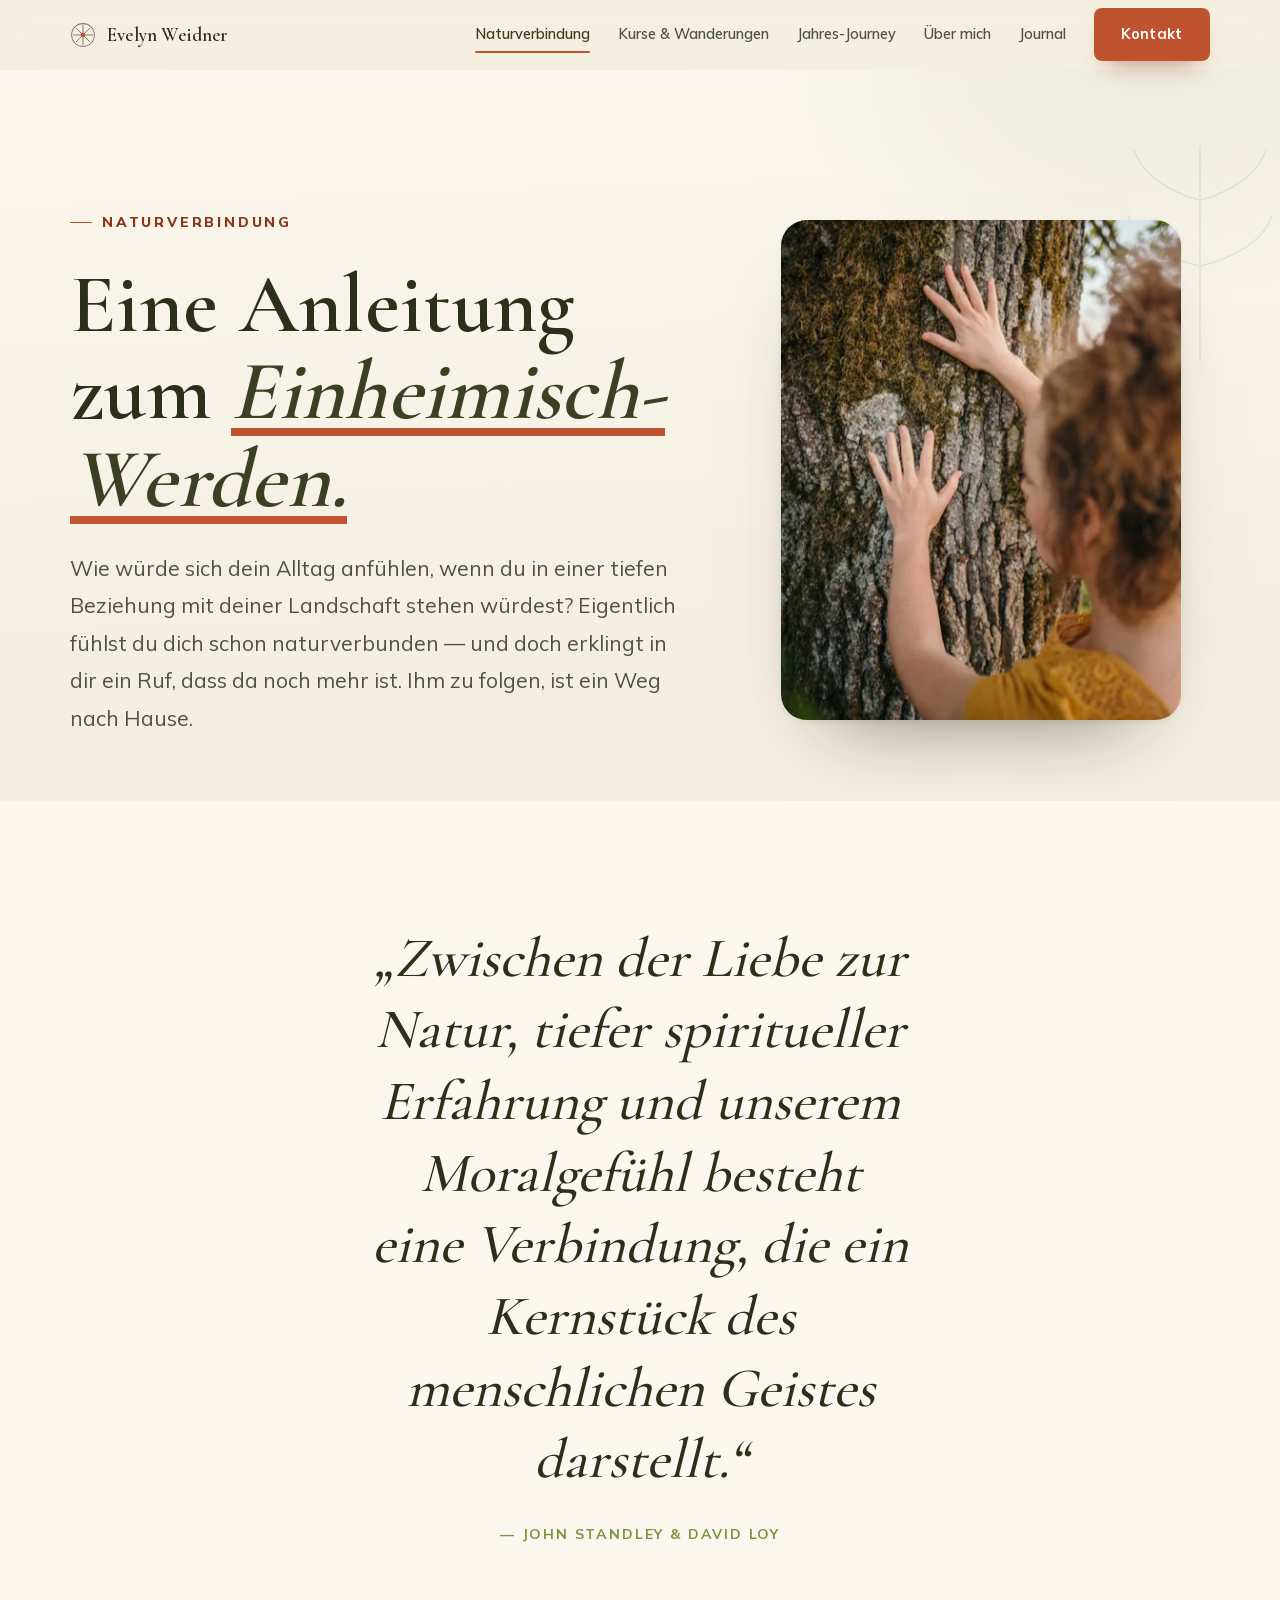
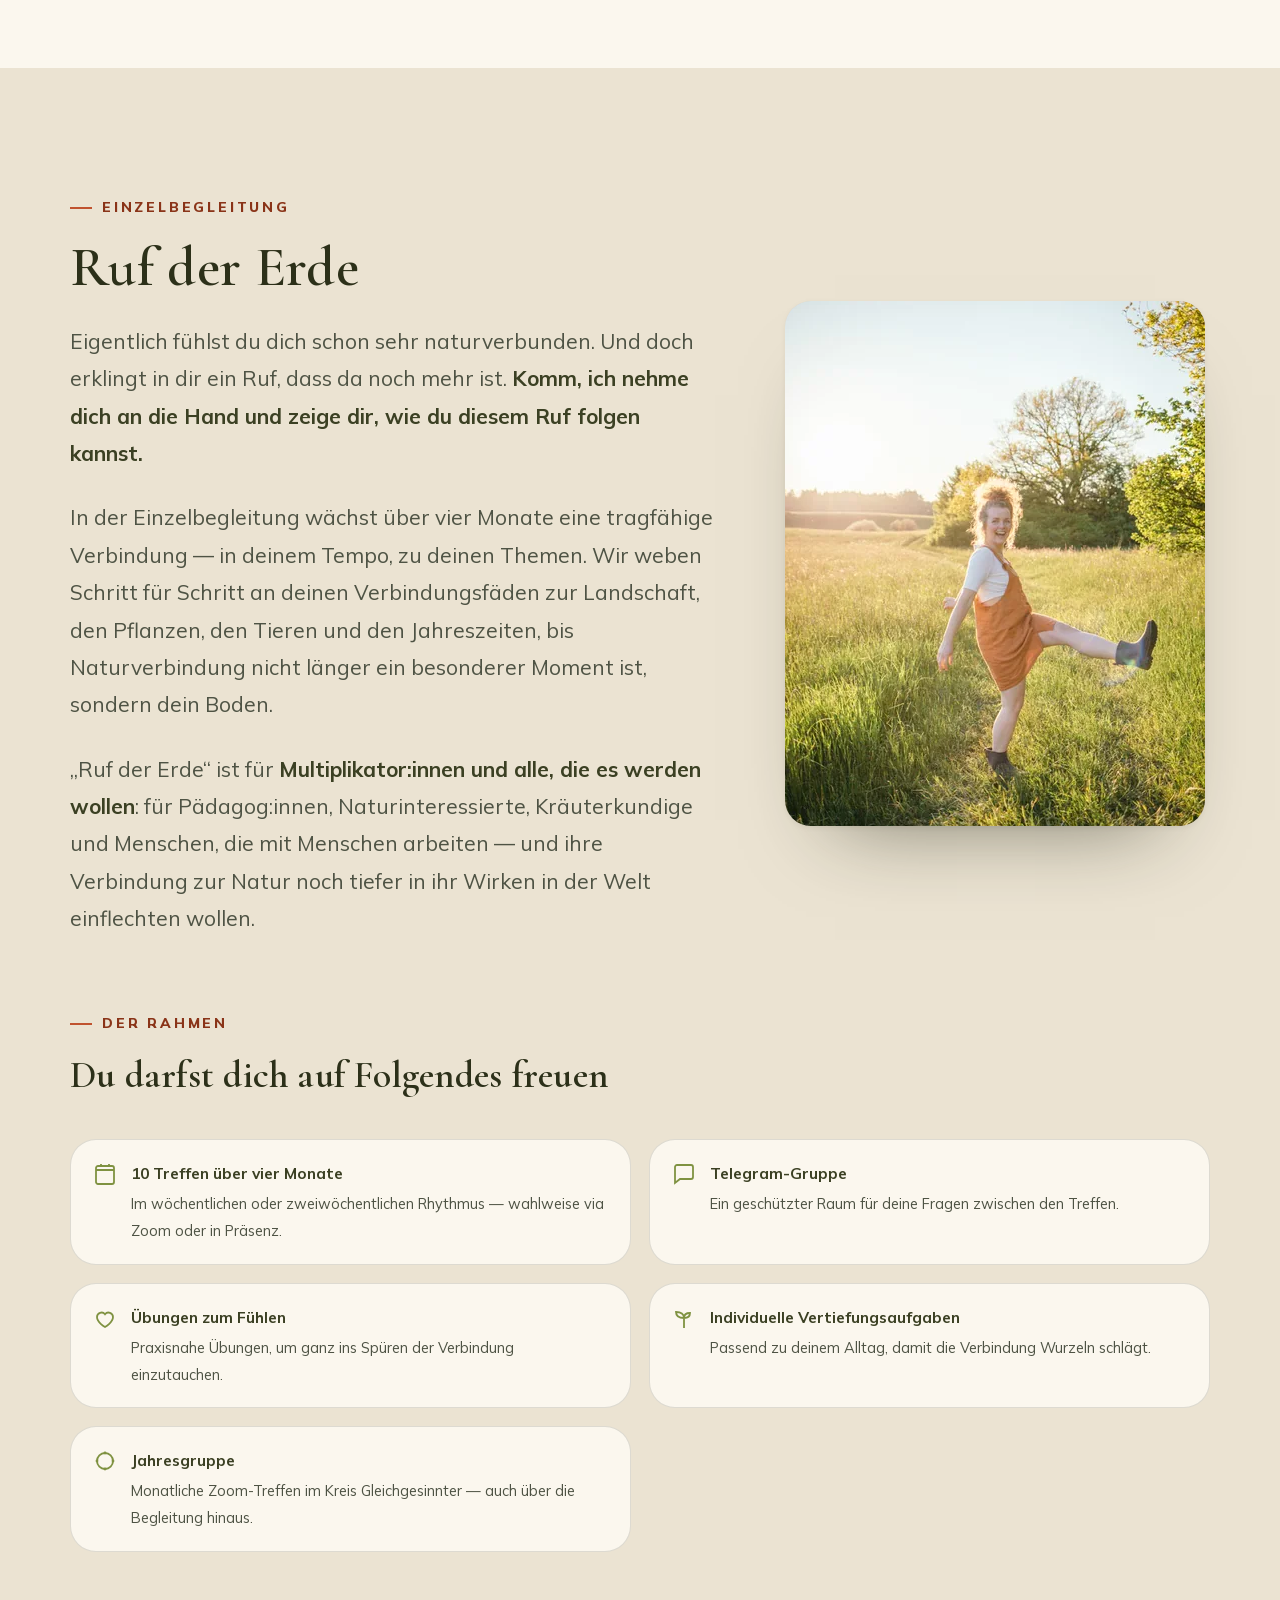
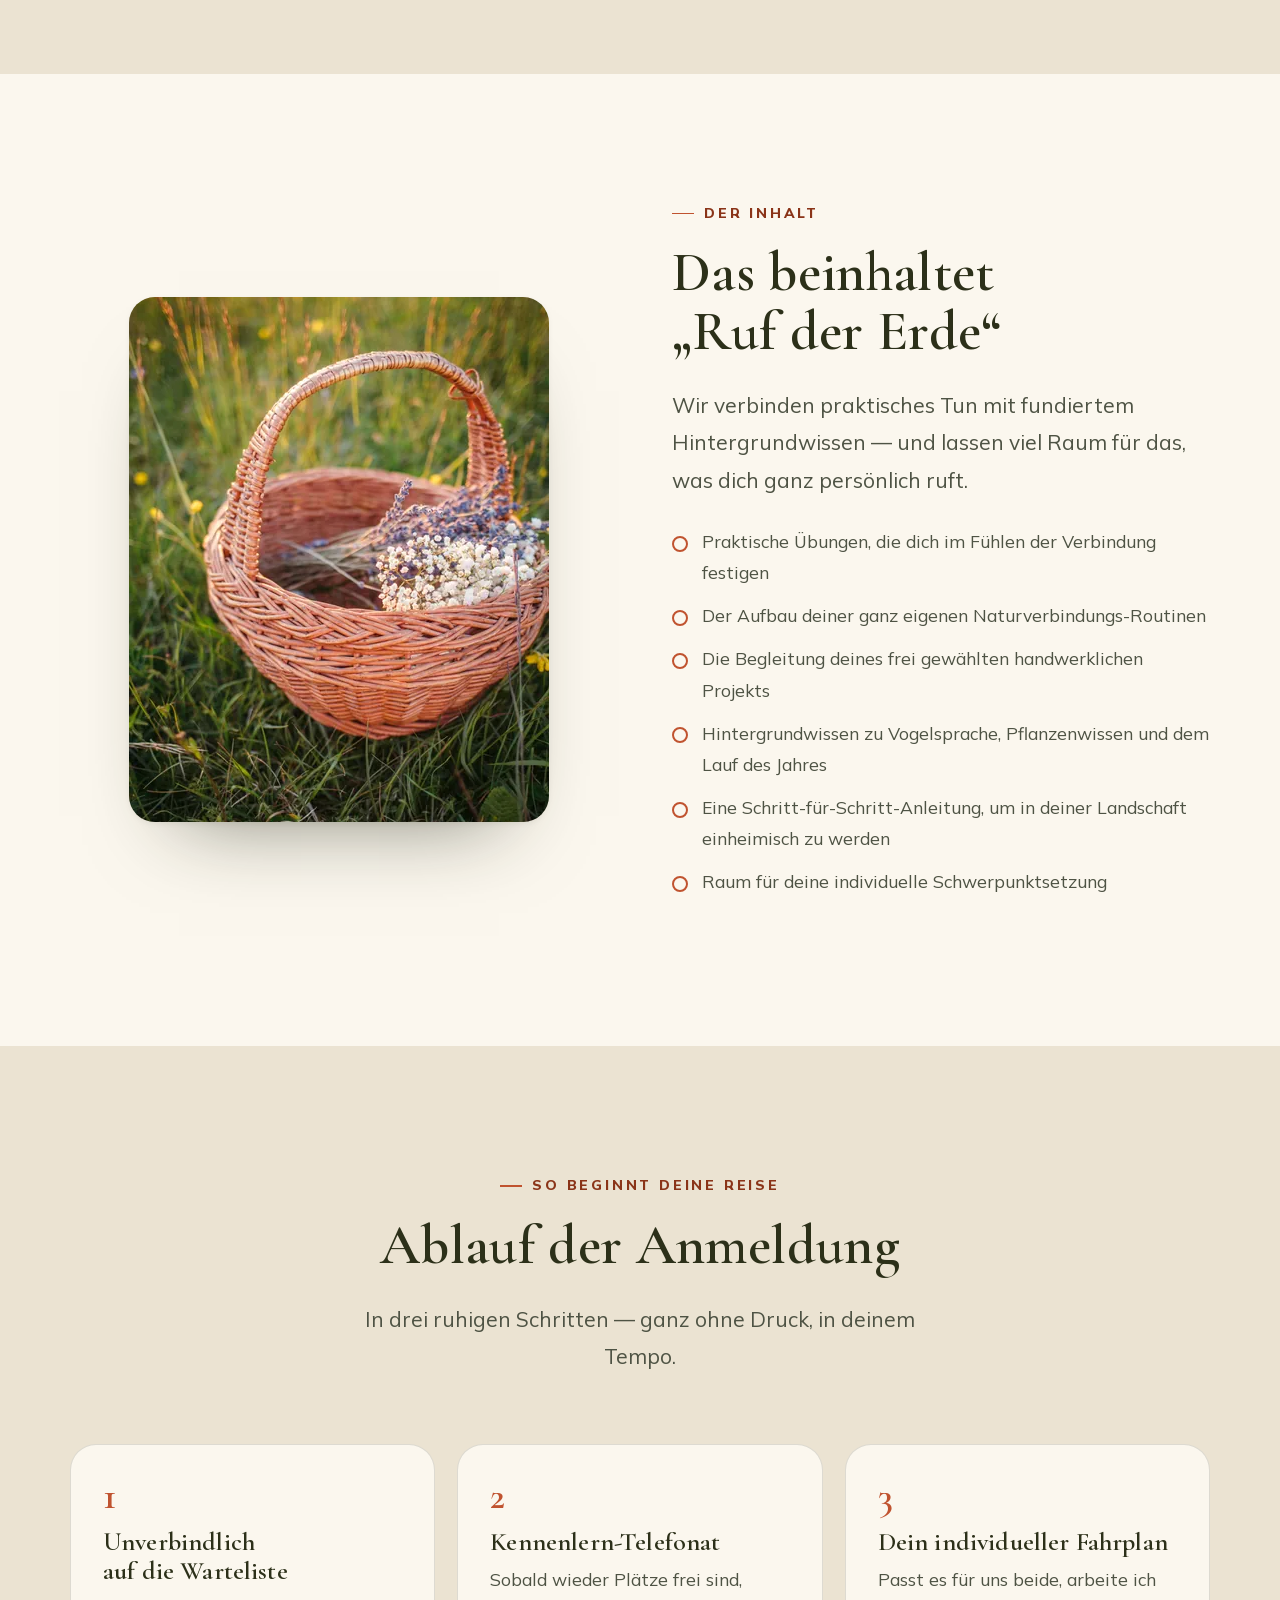
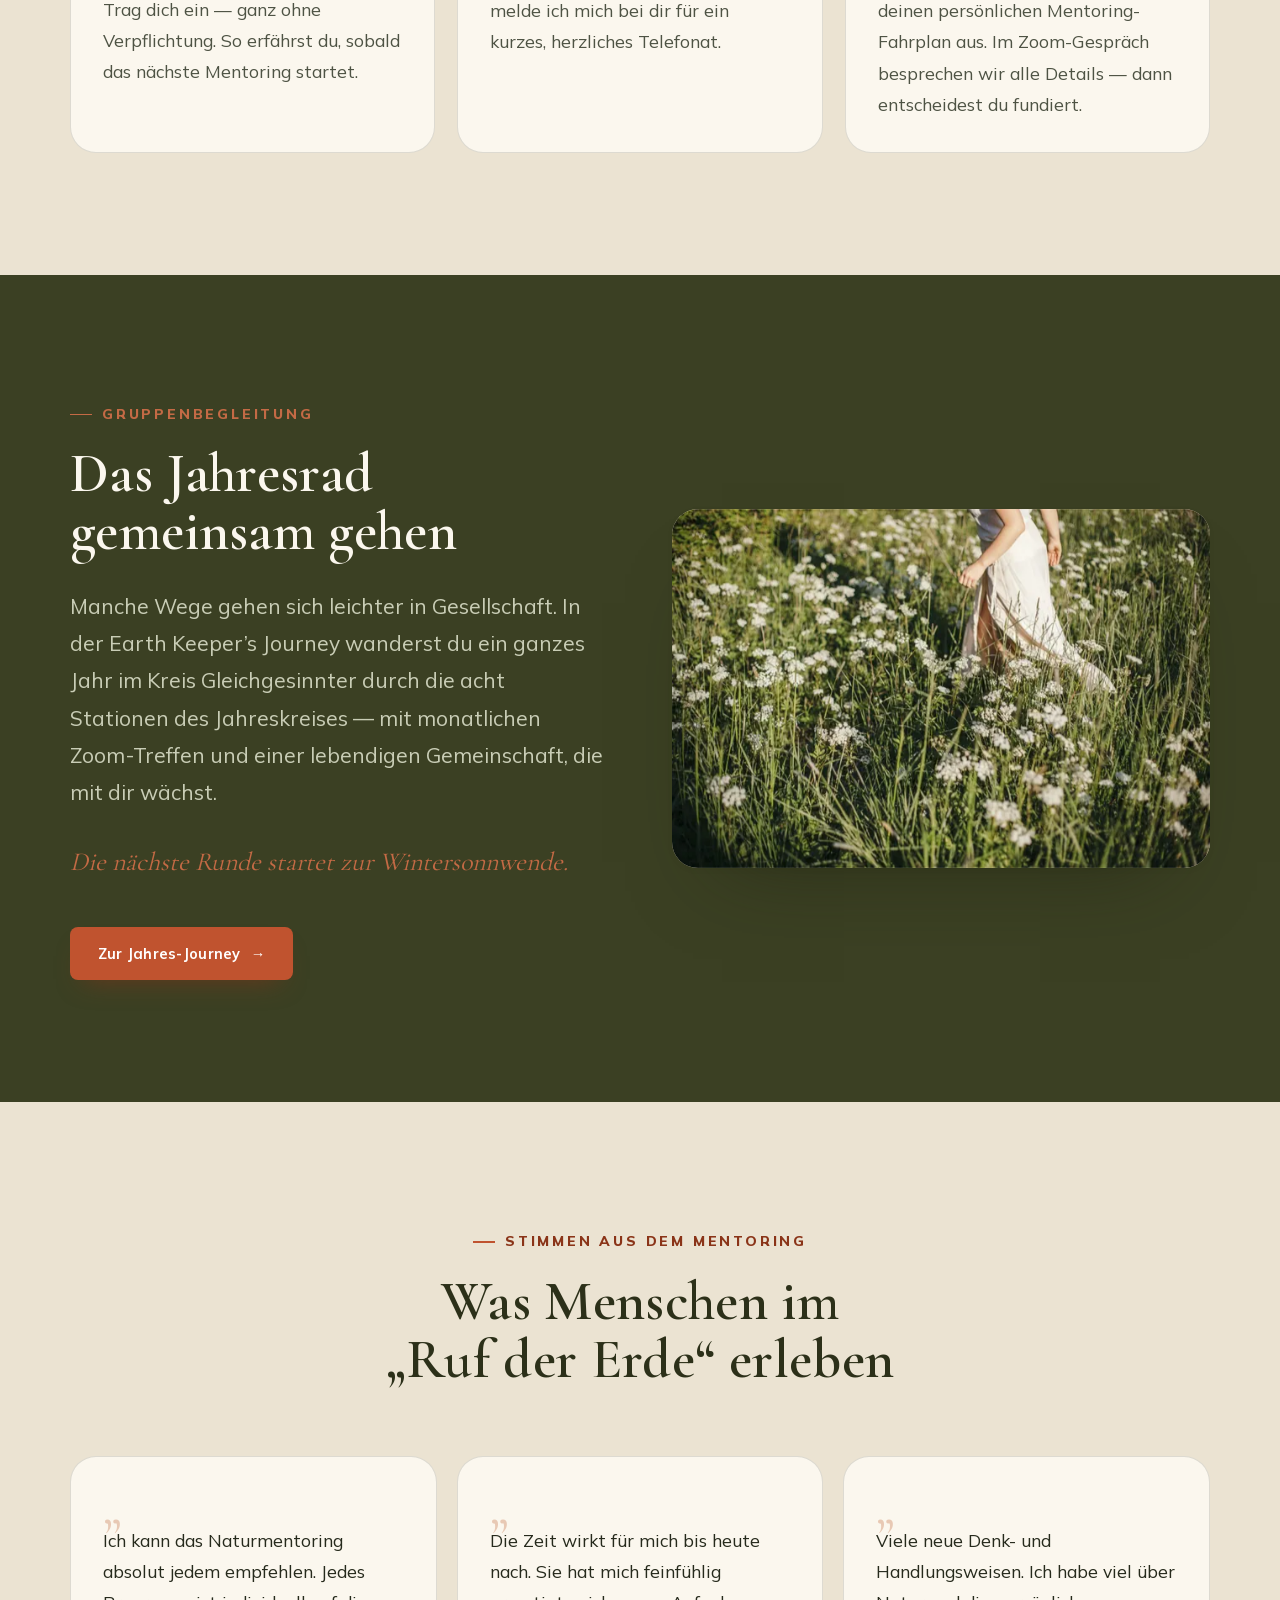
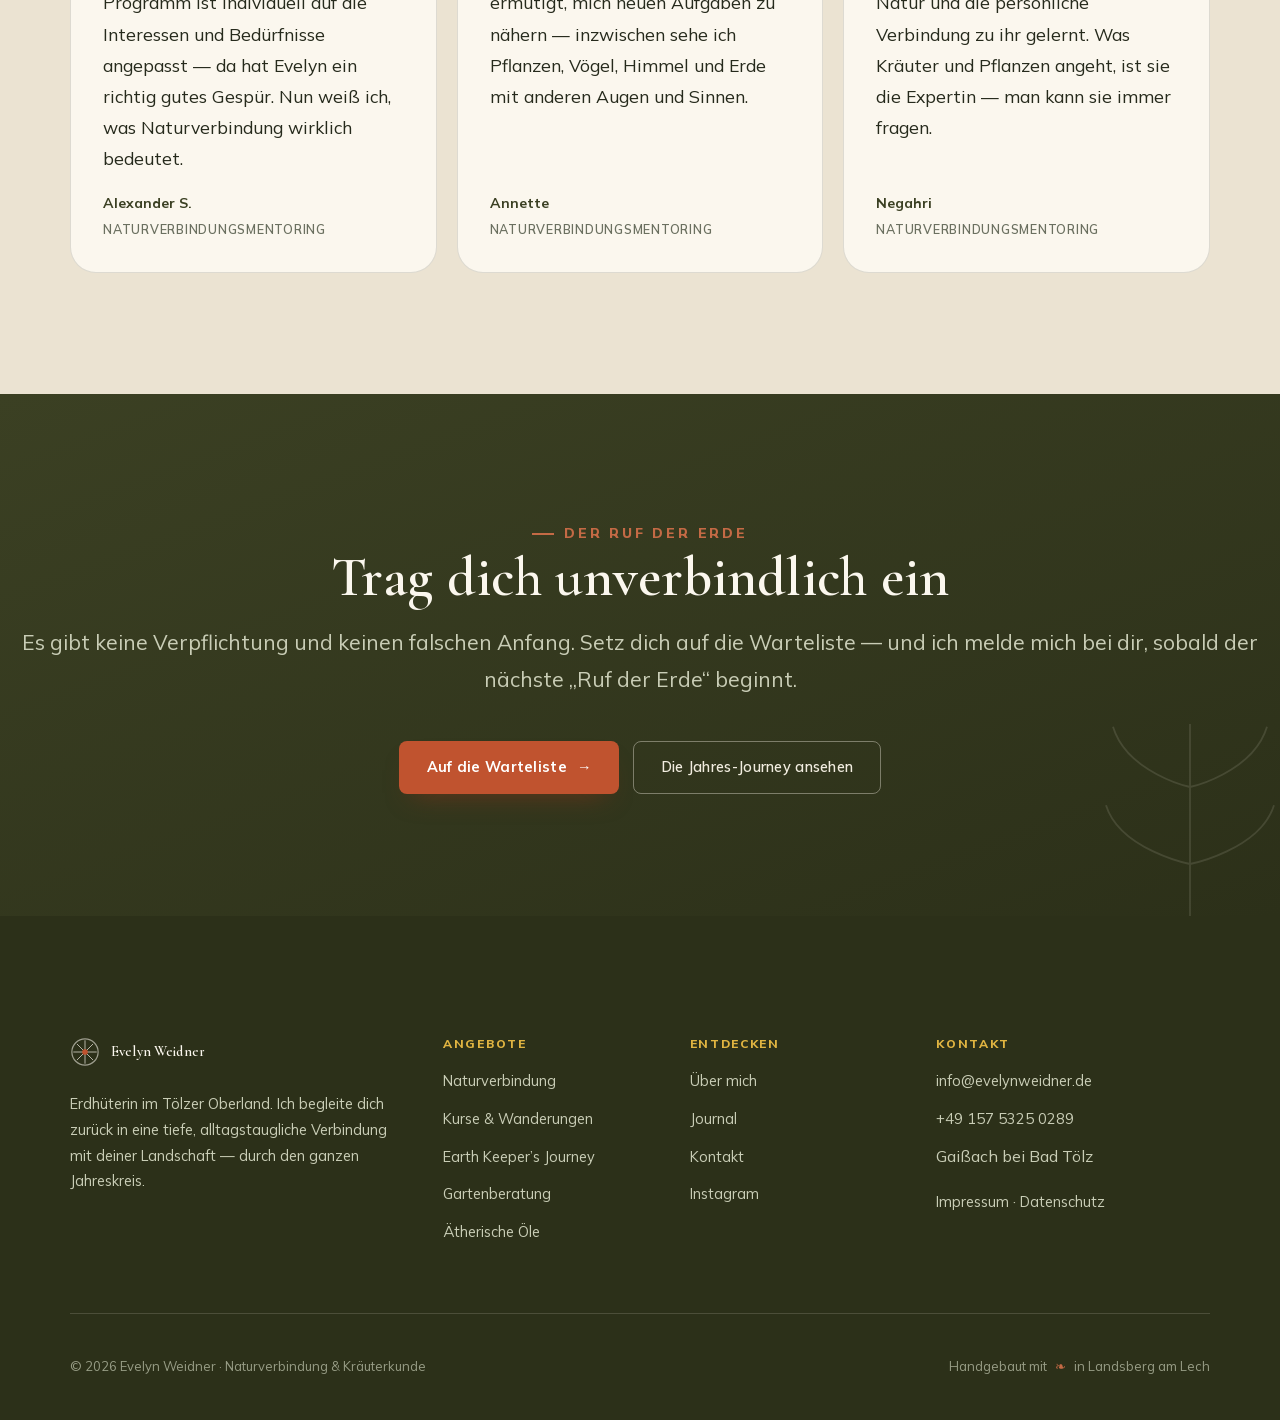
<file: naturverbindung.html>
<!DOCTYPE html>
<!-- EVELYN WEIDNER · Naturverbindung · „Ruf der Erde“ · Lechcode-Vorschau (noindex). Fotos: Jasmin Breidenbach (Rechte klären). Preise = auf Anfrage. -->
<html lang="de">
<head>
  <meta charset="UTF-8" />
  <meta name="viewport" content="width=device-width, initial-scale=1.0" />
  <script>document.documentElement.classList.add('js');if(location.search.indexOf('foto')>-1)document.documentElement.classList.add('foto');</script>
  <!-- ENTFERNEN sobald Impressum+Datenschutz live & vom Kunden freigegeben -->
  <meta name="robots" content="noindex, nofollow" />
  <title>Naturverbindung & Einzelbegleitung „Ruf der Erde“ | Evelyn Weidner</title>
  <meta name="description" content="Ruf der Erde — die Naturverbindungs-Einzelbegleitung von Evelyn Weidner: 10 Treffen über vier Monate, in deinem Tempo zurück in eine tiefe, alltagstaugliche Verbindung mit deiner Landschaft. Jetzt unverbindlich auf die Warteliste." />
  <meta property="og:title" content="Naturverbindung — die Einzelbegleitung „Ruf der Erde“" />
  <meta property="og:description" content="Eine Anleitung zum Einheimisch-Werden: Folge dem Ruf, dass da noch mehr ist. Naturverbindungs-Begleitung mit Erdhüterin Evelyn Weidner im Oberland." />
  <meta property="og:type" content="website" />
  <meta property="og:locale" content="de_DE" />
  <meta property="og:url" content="https://lechcode.github.io/evelyn-weidner-vorschau/naturverbindung.html" />
  <meta property="og:image" content="https://lechcode.github.io/evelyn-weidner-vorschau/assets/og.jpg" />
  <meta property="og:image:width" content="1200" />
  <meta property="og:image:height" content="630" />
  <meta name="theme-color" content="#3B4023" />
  <link rel="icon" href="data:image/svg+xml,%3Csvg xmlns='http://www.w3.org/2000/svg' viewBox='0 0 32 32'%3E%3Crect width='32' height='32' rx='7' fill='%233B4023'/%3E%3Ccircle cx='16' cy='16' r='9.5' fill='none' stroke='%23E2BB8F' stroke-width='1.3'/%3E%3Cg stroke='%23EBE3D2' stroke-width='1'%3E%3Cpath d='M16 6.5V25.5M6.5 16H25.5M9.2 9.2l13.6 13.6M22.8 9.2 9.2 22.8'/%3E%3C/g%3E%3Ccircle cx='16' cy='16' r='2.4' fill='%23C0532F'/%3E%3C/svg%3E" />
  <link rel="preload" as="font" type="font/woff2" href="assets/fonts/cormorant-garamond-latin.woff2" crossorigin>
  <link rel="preload" as="font" type="font/woff2" href="assets/fonts/mulish-latin.woff2" crossorigin>
  <link rel="stylesheet" href="assets/fonts.css">
  <link rel="stylesheet" href="assets/site.css?v=8">
  <link rel="stylesheet" href="assets/pages.css?v=8">
</head>
<body>
  <a href="#main" class="btn" style="position:absolute;left:-9999px;top:8px;z-index:200;" onfocus="this.style.left='8px'" onblur="this.style.left='-9999px'">Zum Inhalt springen</a>

  <header class="nav" id="nav">
    <div class="wrap nav-in">
      <a href="index.html" class="wm" aria-label="Evelyn Weidner — Startseite">
        <svg viewBox="0 0 32 32" aria-hidden="true"><circle cx="16" cy="16" r="14" fill="none" stroke="currentColor" stroke-width="1.3" opacity=".55"/><g stroke="currentColor" stroke-width="1" opacity=".7"><path d="M16 3.5v25M3.5 16h25M7.4 7.4l17.2 17.2M24.6 7.4 7.4 24.6"/></g><circle cx="16" cy="16" r="3" fill="#C0532F" stroke="none"/></svg>
        Evelyn Weidner
      </a>
      <nav class="nav-links" aria-label="Hauptnavigation">
        <a href="naturverbindung.html" class="active">Naturverbindung</a>
        <a href="kurse.html">Kurse &amp; Wanderungen</a>
        <a href="earth-keepers-journey.html">Jahres-Journey</a>
        <a href="ueber-mich.html">Über mich</a>
        <a href="blog.html">Journal</a>
        <a href="index.html#kontakt" class="btn btn-gold">Kontakt</a>
      </nav>
      <button class="nav-toggle" id="navToggle" aria-label="Menü öffnen" aria-expanded="false" aria-controls="mobileMenu"><span></span><span></span><span></span></button>
    </div>
  </header>
  <nav class="mobile-menu" id="mobileMenu" aria-label="Mobile Navigation">
    <a href="naturverbindung.html"><span>Naturverbindung</span><span class="num">01</span></a>
    <a href="kurse.html"><span>Kurse &amp; Wanderungen</span><span class="num">02</span></a>
    <a href="earth-keepers-journey.html"><span>Jahres-Journey</span><span class="num">03</span></a>
    <a href="ueber-mich.html"><span>Über mich</span><span class="num">04</span></a>
    <a href="blog.html"><span>Journal</span><span class="num">05</span></a>
    <a href="index.html#kontakt" class="btn btn-gold mm-cta">Kontakt aufnehmen</a>
  </nav>

  <main id="main">
    <!-- ═══════ Page-Hero ═══════ -->
    <section class="page-hero with-figure">
      <svg class="page-hero-leaf" viewBox="0 0 200 200" aria-hidden="true" fill="none" stroke="#7F9241" stroke-width="1.3"><path d="M100 195V15M100 60C100 60 55 50 45 18M100 60C100 60 145 50 155 18M100 115C100 115 50 105 40 73M100 115C100 115 150 105 160 73"/></svg>
      <div class="wrap">
        <div>
          <span class="eyebrow reveal">Naturverbindung</span>
          <h1 class="reveal d1">Eine Anleitung zum <em>Einheimisch-Werden.</em></h1>
          <p class="lead reveal d2">Wie würde sich dein Alltag anfühlen, wenn du in einer tiefen Beziehung mit deiner Landschaft stehen würdest? Eigentlich fühlst du dich schon naturverbunden — und doch erklingt in dir ein Ruf, dass da noch mehr ist. Ihm zu folgen, ist ein Weg nach Hause.</p>
        </div>
        <div class="figure reveal d2">
          <picture><source type="image/webp" srcset="assets/img/baumverbindung-420.webp 420w, assets/img/baumverbindung-640.webp 640w, assets/img/baumverbindung-800.webp 800w" sizes="(max-width:900px) 80vw, 400px"><img src="assets/img/baumverbindung-640.jpg" width="640" height="960" alt="Zwei Hände liegen behutsam an der rauen Rinde eines alten Baumes" fetchpriority="high"></picture>
        </div>
      </div>
    </section>

    <!-- ═══════ Epigraph ═══════ -->
    <section class="epigraph paper">
      <div class="wrap reveal">
        <blockquote>„Zwischen der Liebe zur Natur, tiefer spiritueller Erfahrung und unserem Moralgefühl besteht eine Verbindung, die ein Kernstück des menschlichen Geistes darstellt.“</blockquote>
        <div class="who">— John Standley &amp; David Loy</div>
      </div>
    </section>

    <!-- ═══════ Einzelbegleitung „Ruf der Erde“ ═══════ -->
    <section class="sand">
      <div class="wrap">
        <div class="split-2 narrow-media">
          <div class="reveal">
            <span class="eyebrow">Einzelbegleitung</span>
            <h2 class="sec-head" style="margin-bottom:var(--space-3);">Ruf der Erde</h2>
            <div class="prose">
              <p>Eigentlich fühlst du dich schon sehr naturverbunden. Und doch erklingt in dir ein Ruf, dass da noch mehr ist. <strong>Komm, ich nehme dich an die Hand und zeige dir, wie du diesem Ruf folgen kannst.</strong></p>
              <p>In der Einzelbegleitung wächst über vier Monate eine tragfähige Verbindung — in deinem Tempo, zu deinen Themen. Wir weben Schritt für Schritt an deinen Verbindungsfäden zur Landschaft, den Pflanzen, den Tieren und den Jahreszeiten, bis Naturverbindung nicht länger ein besonderer Moment ist, sondern dein Boden.</p>
              <p>„Ruf der Erde“ ist für <strong>Multiplikator:innen und alle, die es werden wollen</strong>: für Pädagog:innen, Naturinteressierte, Kräuterkundige und Menschen, die mit Menschen arbeiten — und ihre Verbindung zur Natur noch tiefer in ihr Wirken in der Welt einflechten wollen.</p>
            </div>
          </div>
          <div class="media-frame portrait reveal d1">
            <picture><source type="image/webp" srcset="assets/img/springt-420.webp 420w, assets/img/springt-640.webp 640w, assets/img/springt-800.webp 800w" sizes="(max-width:900px) 80vw, 420px"><img src="assets/img/springt-640.jpg" width="640" height="960" alt="Evelyn springt voller Lebensfreude durch eine sonnige Sommerwiese" loading="lazy" decoding="async"></picture>
          </div>
        </div>

        <div class="reveal" style="margin-top:var(--space-5);">
          <span class="eyebrow">Der Rahmen</span>
          <h3 style="font-size:var(--step-3);margin:var(--space-2) 0 var(--space-4);color:var(--forest-deep);">Du darfst dich auf Folgendes freuen</h3>
          <div class="feature-grid">
            <div class="feature">
              <svg viewBox="0 0 24 24" fill="none" stroke="currentColor" stroke-width="1.8" aria-hidden="true"><path d="M8 2v3M16 2v3M3 8h18"/><rect x="3" y="4" width="18" height="18" rx="2"/></svg>
              <div><b>10 Treffen über vier Monate</b><span>Im wöchentlichen oder zweiwöchentlichen Rhythmus — wahlweise via Zoom oder in Präsenz.</span></div>
            </div>
            <div class="feature">
              <svg viewBox="0 0 24 24" fill="none" stroke="currentColor" stroke-width="1.8" aria-hidden="true"><path d="M21 15a2 2 0 0 1-2 2H8l-5 4V5a2 2 0 0 1 2-2h14a2 2 0 0 1 2 2z"/></svg>
              <div><b>Telegram-Gruppe</b><span>Ein geschützter Raum für deine Fragen zwischen den Treffen.</span></div>
            </div>
            <div class="feature">
              <svg viewBox="0 0 24 24" fill="none" stroke="currentColor" stroke-width="1.8" aria-hidden="true"><path d="M12 21s-8-4.5-8-10a4.5 4.5 0 0 1 8-2.8A4.5 4.5 0 0 1 20 11c0 5.5-8 10-8 10z"/></svg>
              <div><b>Übungen zum Fühlen</b><span>Praxisnahe Übungen, um ganz ins Spüren der Verbindung einzutauchen.</span></div>
            </div>
            <div class="feature">
              <svg viewBox="0 0 24 24" fill="none" stroke="currentColor" stroke-width="1.8" aria-hidden="true"><path d="M12 22V12M12 12C12 8 9 6 4 6c0 4 3 6 8 6zM12 12c0-3 2-5 6-5 0 3-2 5-6 5z"/></svg>
              <div><b>Individuelle Vertiefungsaufgaben</b><span>Passend zu deinem Alltag, damit die Verbindung Wurzeln schlägt.</span></div>
            </div>
            <div class="feature">
              <svg viewBox="0 0 24 24" fill="none" stroke="currentColor" stroke-width="1.8" aria-hidden="true"><circle cx="12" cy="12" r="8"/><circle cx="12" cy="4" r="1.4" fill="currentColor" stroke="none"/><circle cx="12" cy="20" r="1.4" fill="currentColor" stroke="none"/><circle cx="4" cy="12" r="1.4" fill="currentColor" stroke="none"/><circle cx="20" cy="12" r="1.4" fill="currentColor" stroke="none"/></svg>
              <div><b>Jahresgruppe</b><span>Monatliche Zoom-Treffen im Kreis Gleichgesinnter — auch über die Begleitung hinaus.</span></div>
            </div>
          </div>
        </div>
      </div>
    </section>

    <!-- ═══════ Das beinhaltet „Ruf der Erde“ ═══════ -->
    <section class="paper">
      <div class="wrap split-2">
        <div class="media-frame portrait reveal">
          <picture><source type="image/webp" srcset="assets/img/kraeuterkorb-420.webp 420w, assets/img/kraeuterkorb-640.webp 640w, assets/img/kraeuterkorb-800.webp 800w" sizes="(max-width:900px) 80vw, 420px"><img src="assets/img/kraeuterkorb-640.jpg" width="640" height="960" alt="Ein geflochtener Korb voller frisch gesammelter Wildkräuter und Blüten" loading="lazy" decoding="async"></picture>
        </div>
        <div class="reveal d1">
          <span class="eyebrow">Der Inhalt</span>
          <h2 class="sec-head" style="margin-bottom:var(--space-3);">Das beinhaltet „Ruf der Erde“</h2>
          <div class="prose">
            <p>Wir verbinden praktisches Tun mit fundiertem Hintergrundwissen — und lassen viel Raum für das, was dich ganz persönlich ruft.</p>
            <ul>
              <li>Praktische Übungen, die dich im Fühlen der Verbindung festigen</li>
              <li>Der Aufbau deiner ganz eigenen Naturverbindungs-Routinen</li>
              <li>Die Begleitung deines frei gewählten handwerklichen Projekts</li>
              <li>Hintergrundwissen zu Vogelsprache, Pflanzenwissen und dem Lauf des Jahres</li>
              <li>Eine Schritt-für-Schritt-Anleitung, um in deiner Landschaft einheimisch zu werden</li>
              <li>Raum für deine individuelle Schwerpunktsetzung</li>
            </ul>
          </div>
        </div>
      </div>
    </section>

    <!-- ═══════ Ablauf Anmeldung ═══════ -->
    <section class="sand">
      <div class="wrap">
        <div class="sec-head center reveal">
          <span class="eyebrow" style="justify-content:center;">So beginnt deine Reise</span>
          <h2>Ablauf der Anmeldung</h2>
          <p>In drei ruhigen Schritten — ganz ohne Druck, in deinem Tempo.</p>
        </div>
        <div class="steps reveal d1">
          <div class="step-item">
            <div class="n">1</div>
            <h3>Unverbindlich auf die Warteliste</h3>
            <p>Trag dich ein — ganz ohne Verpflichtung. So erfährst du, sobald das nächste Mentoring startet.</p>
          </div>
          <div class="step-item">
            <div class="n">2</div>
            <h3>Kennenlern-Telefonat</h3>
            <p>Sobald wieder Plätze frei sind, melde ich mich bei dir für ein kurzes, herzliches Telefonat.</p>
          </div>
          <div class="step-item">
            <div class="n">3</div>
            <h3>Dein individueller Fahrplan</h3>
            <p>Passt es für uns beide, arbeite ich deinen persönlichen Mentoring-Fahrplan aus. Im Zoom-Gespräch besprechen wir alle Details — dann entscheidest du fundiert.</p>
          </div>
        </div>
      </div>
    </section>

    <!-- ═══════ Gruppenbegleitung / Jahresrad ═══════ -->
    <section class="forest">
      <div class="wrap split-2">
        <div class="reveal">
          <span class="eyebrow">Gruppenbegleitung</span>
          <h2 class="sec-head" style="margin-bottom:var(--space-3);">Das Jahresrad gemeinsam gehen</h2>
          <p class="lead">Manche Wege gehen sich leichter in Gesellschaft. In der Earth Keeper’s Journey wanderst du ein ganzes Jahr im Kreis Gleichgesinnter durch die acht Stationen des Jahreskreises — mit monatlichen Zoom-Treffen und einer lebendigen Gemeinschaft, die mit dir wächst.</p>
          <p class="lead" style="margin-top:var(--space-3);color:var(--terra-line);font-family:var(--serif);font-style:italic;font-size:var(--step-2);">Die nächste Runde startet zur Wintersonnwende.</p>
          <div style="margin-top:var(--space-4);">
            <a href="earth-keepers-journey.html" class="btn btn-gold">Zur Jahres-Journey <span class="arr" aria-hidden="true">→</span></a>
          </div>
        </div>
        <div class="media-frame wide reveal d1">
          <picture><source type="image/webp" srcset="assets/img/wiese-gehen-640.webp 640w, assets/img/wiese-gehen-1024.webp 1024w, assets/img/wiese-gehen-1600.webp 1600w" sizes="(max-width:900px) 92vw, 520px"><img src="assets/img/wiese-gehen-1024.jpg" width="1024" height="683" alt="Evelyn geht in weißem Kleid durch eine hohe Wildblumenwiese" loading="lazy" decoding="async"></picture>
        </div>
      </div>
    </section>

    <!-- ═══════ Stimmen ═══════ -->
    <section class="voices sand">
      <div class="wrap">
        <div class="sec-head center reveal">
          <span class="eyebrow" style="justify-content:center;">Stimmen aus dem Mentoring</span>
          <h2>Was Menschen im „Ruf der Erde“ erleben</h2>
        </div>
        <div class="voices-grid">
          <figure class="voice reveal">
            <div class="quote-mark" aria-hidden="true">„</div>
            <p>Ich kann das Naturmentoring absolut jedem empfehlen. Jedes Programm ist individuell auf die Interessen und Bedürfnisse angepasst — da hat Evelyn ein richtig gutes Gespür. Nun weiß ich, was Naturverbindung wirklich bedeutet.</p>
            <figcaption class="by">Alexander S.<span>Naturverbindungsmentoring</span></figcaption>
          </figure>
          <figure class="voice reveal d1">
            <div class="quote-mark" aria-hidden="true">„</div>
            <p>Die Zeit wirkt für mich bis heute nach. Sie hat mich feinfühlig ermutigt, mich neuen Aufgaben zu nähern — inzwischen sehe ich Pflanzen, Vögel, Himmel und Erde mit anderen Augen und Sinnen.</p>
            <figcaption class="by">Annette<span>Naturverbindungsmentoring</span></figcaption>
          </figure>
          <figure class="voice reveal d2">
            <div class="quote-mark" aria-hidden="true">„</div>
            <p>Viele neue Denk- und Handlungsweisen. Ich habe viel über Natur und die persönliche Verbindung zu ihr gelernt. Was Kräuter und Pflanzen angeht, ist sie die Expertin — man kann sie immer fragen.</p>
            <figcaption class="by">Negahri<span>Naturverbindungsmentoring</span></figcaption>
          </figure>
        </div>
      </div>
    </section>

    <!-- ═══════ CTA-Band ═══════ -->
    <section class="cta-band">
      <svg class="cta-band-leaf" viewBox="0 0 200 200" aria-hidden="true" fill="none" stroke="#F1ECDF" stroke-width="1.3"><path d="M100 190V20M100 65C100 65 55 55 45 22M100 65C100 65 145 55 155 22M100 120C100 120 50 110 40 78M100 120C100 120 150 110 160 78"/></svg>
      <div class="wrap wrap-narrow">
        <span class="eyebrow" style="justify-content:center;">Der Ruf der Erde</span>
        <h2>Trag dich unverbindlich ein</h2>
        <p>Es gibt keine Verpflichtung und keinen falschen Anfang. Setz dich auf die Warteliste — und ich melde mich bei dir, sobald der nächste „Ruf der Erde“ beginnt.</p>
        <div class="btns">
          <a href="index.html#kontakt" class="btn btn-gold">Auf die Warteliste <span class="arr" aria-hidden="true">→</span></a>
          <a href="earth-keepers-journey.html" class="btn btn-ghost">Die Jahres-Journey ansehen</a>
        </div>
      </div>
    </section>
  </main>

  <footer class="site-footer">
    <div class="wrap">
      <div class="f-top">
        <div class="f-about">
          <a href="index.html" class="wm"><svg viewBox="0 0 32 32" aria-hidden="true"><circle cx="16" cy="16" r="14" fill="none" stroke="currentColor" stroke-width="1.3" opacity=".55"/><g stroke="currentColor" stroke-width="1" opacity=".7"><path d="M16 3.5v25M3.5 16h25M7.4 7.4l17.2 17.2M24.6 7.4 7.4 24.6"/></g><circle cx="16" cy="16" r="3" fill="#C0532F" stroke="none"/></svg>Evelyn Weidner</a>
          <p>Erdhüterin im Tölzer Oberland. Ich begleite dich zurück in eine tiefe, alltagstaugliche Verbindung mit deiner Landschaft — durch den ganzen Jahreskreis.</p>
        </div>
        <div><h4>Angebote</h4><ul>
          <li><a href="naturverbindung.html">Naturverbindung</a></li>
          <li><a href="kurse.html">Kurse &amp; Wanderungen</a></li>
          <li><a href="earth-keepers-journey.html">Earth Keeper’s Journey</a></li>
          <li><a href="gartenberatung.html">Gartenberatung</a></li>
          <li><a href="doterra.html">Ätherische Öle</a></li>
        </ul></div>
        <div><h4>Entdecken</h4><ul>
          <li><a href="ueber-mich.html">Über mich</a></li>
          <li><a href="blog.html">Journal</a></li>
          <li><a href="index.html#kontakt">Kontakt</a></li>
          <li><a href="https://www.instagram.com/evelyn.naturverbunden" target="_blank" rel="noopener noreferrer">Instagram</a></li>
        </ul></div>
        <div><h4>Kontakt</h4><ul>
          <li><a href="mailto:info@evelynweidner.de">info@evelynweidner.de</a></li>
          <li><a href="tel:+4915753250289">+49 157 5325 0289</a></li>
          <li>Gaißach bei Bad Tölz</li>
          <li style="margin-top:8px;"><a href="impressum.html">Impressum</a> · <a href="datenschutz.html">Datenschutz</a></li>
        </ul></div>
      </div>
      <div class="f-bottom">
        <span>© <span id="year">2026</span> Evelyn Weidner · Naturverbindung &amp; Kräuterkunde</span>
        <span class="made">Handgebaut mit <span style="color:var(--terra-line);">❧</span> in Landsberg am Lech</span>
      </div>
    </div>
  </footer>
  <script src="assets/site.js?v=8" defer></script>
</body>
</html>
</file>
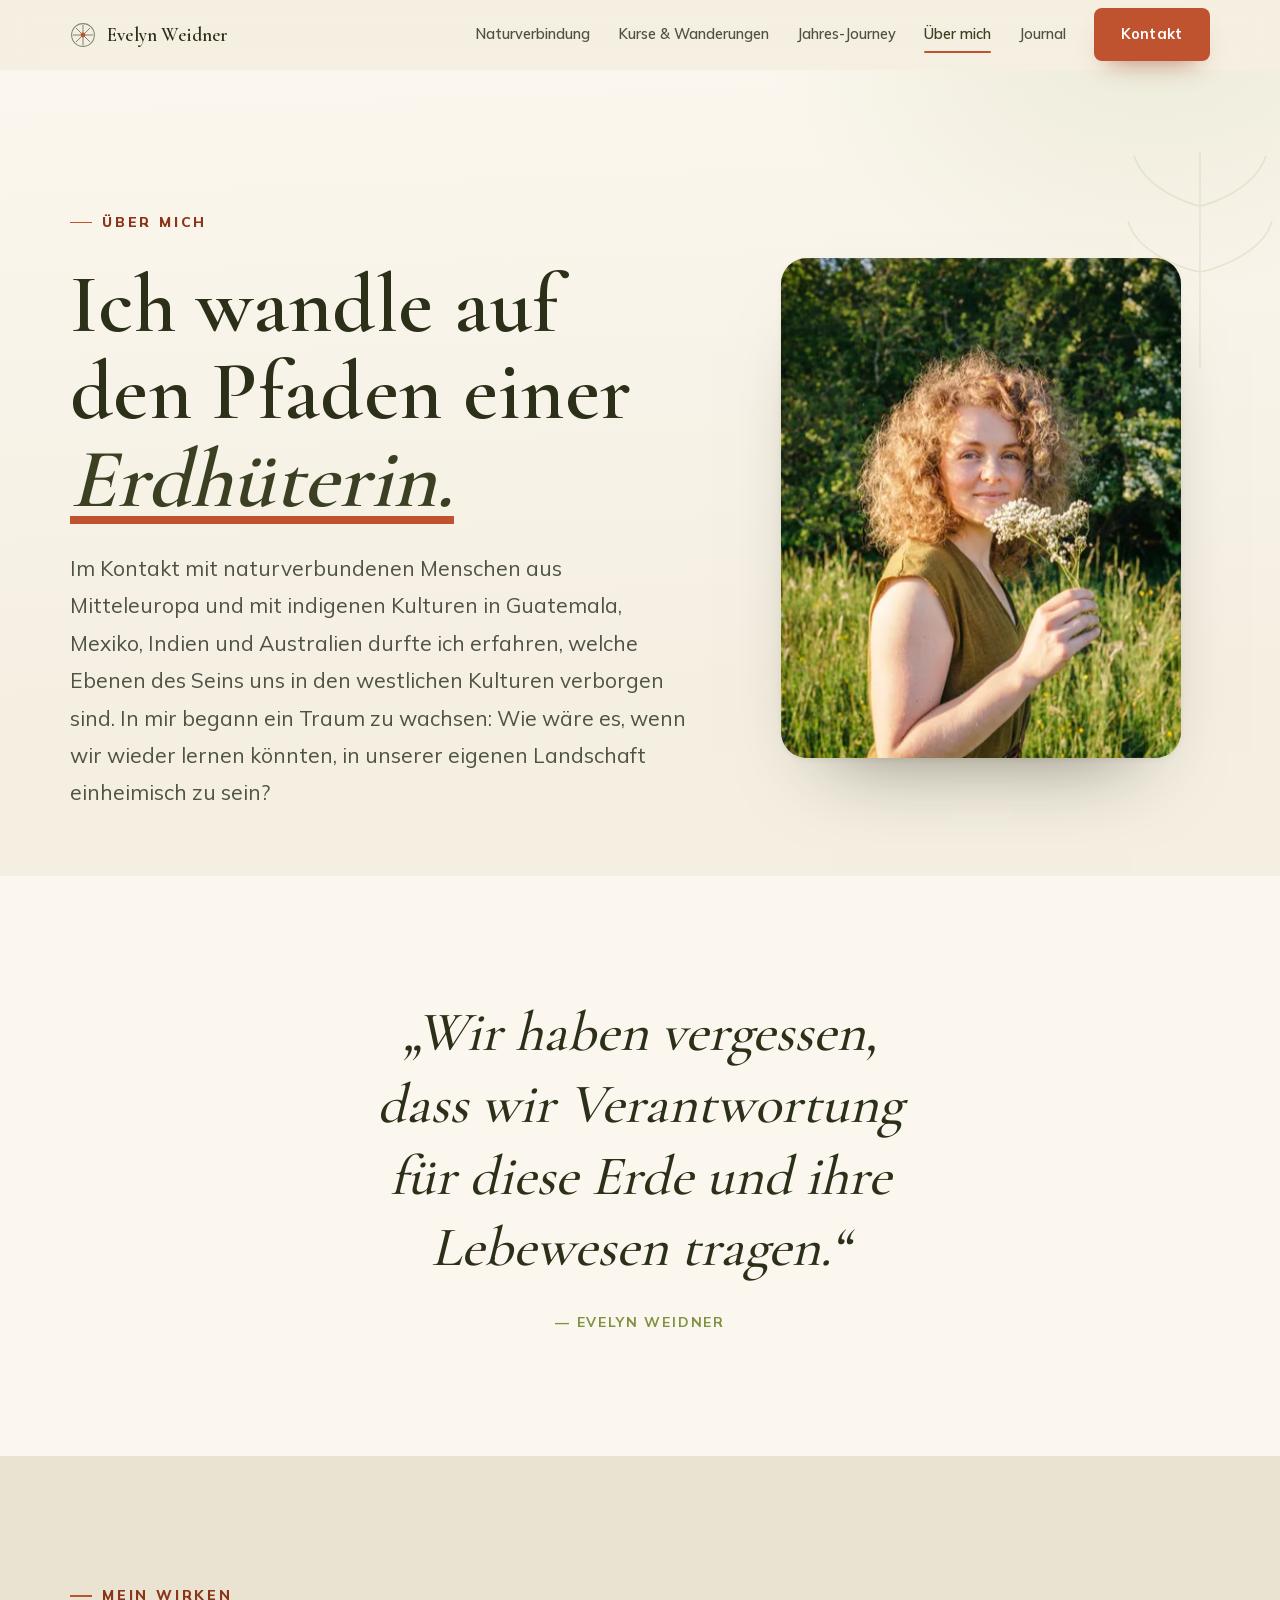
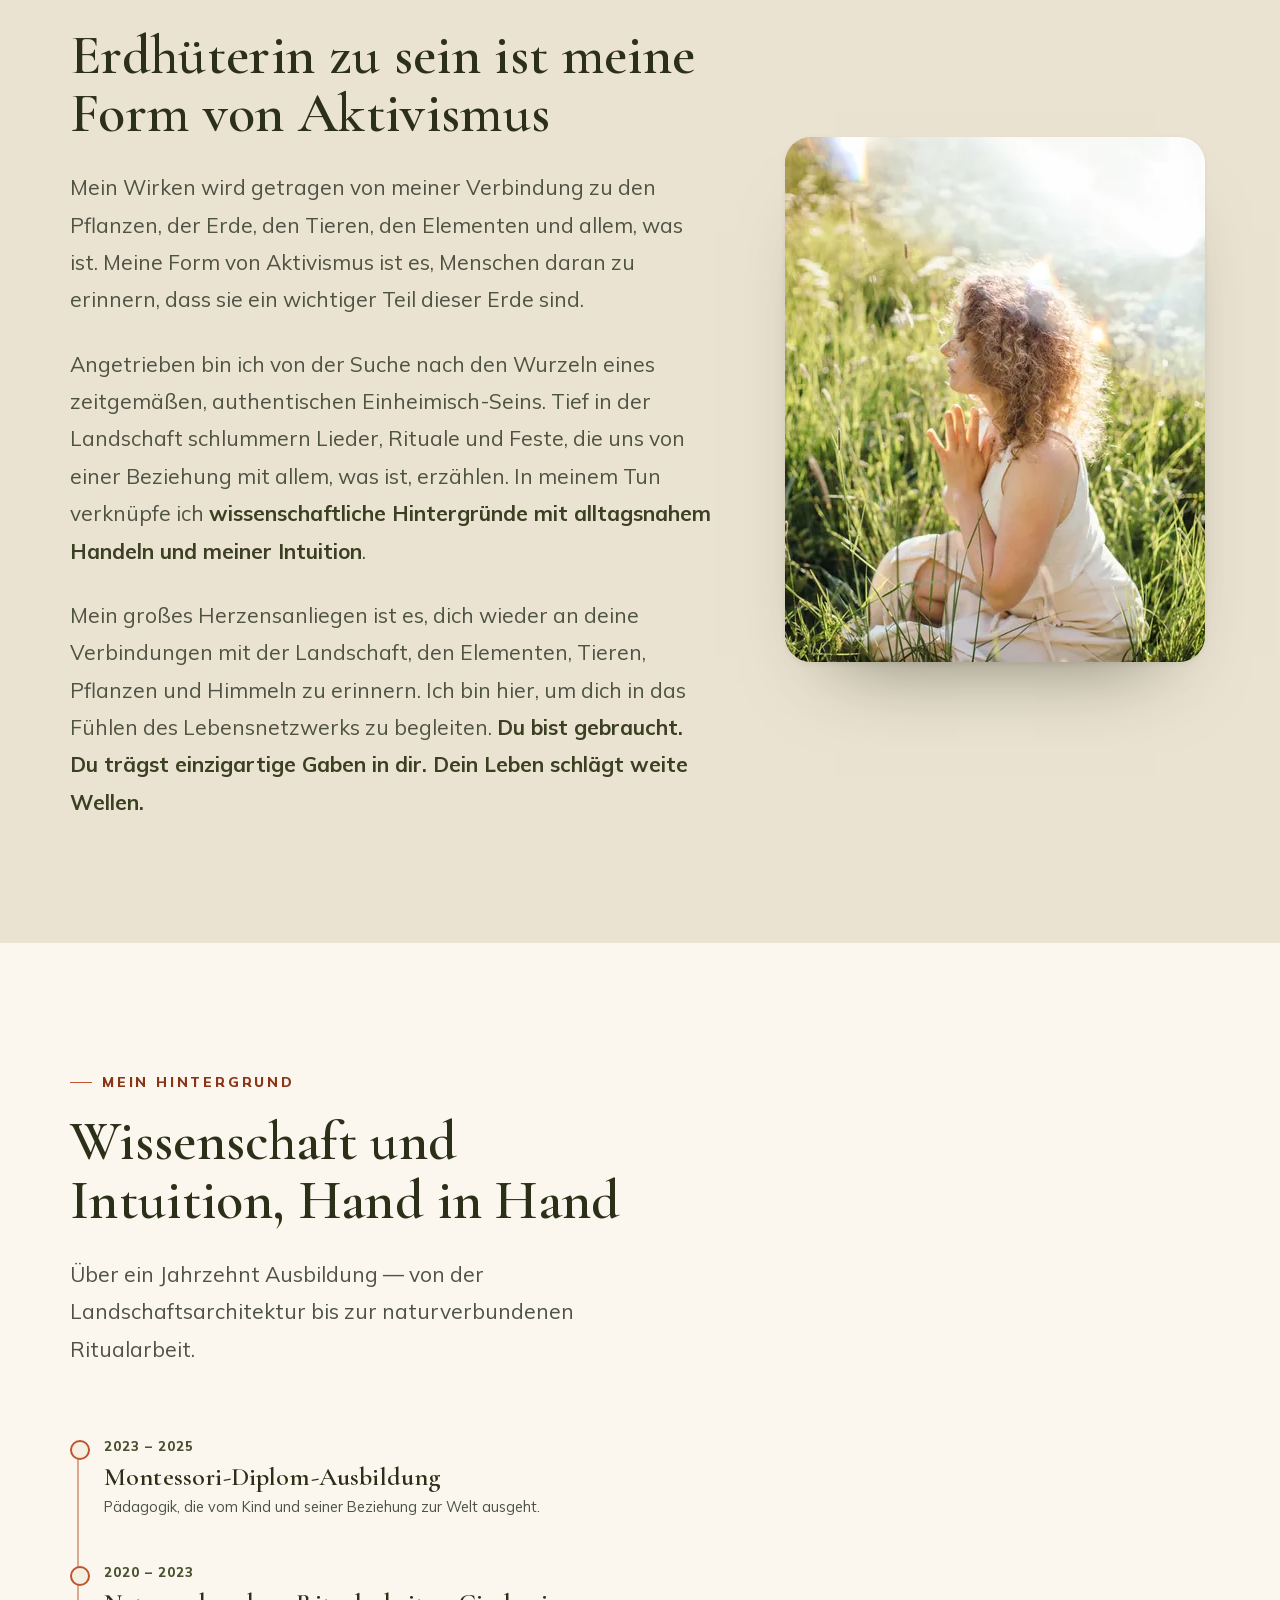
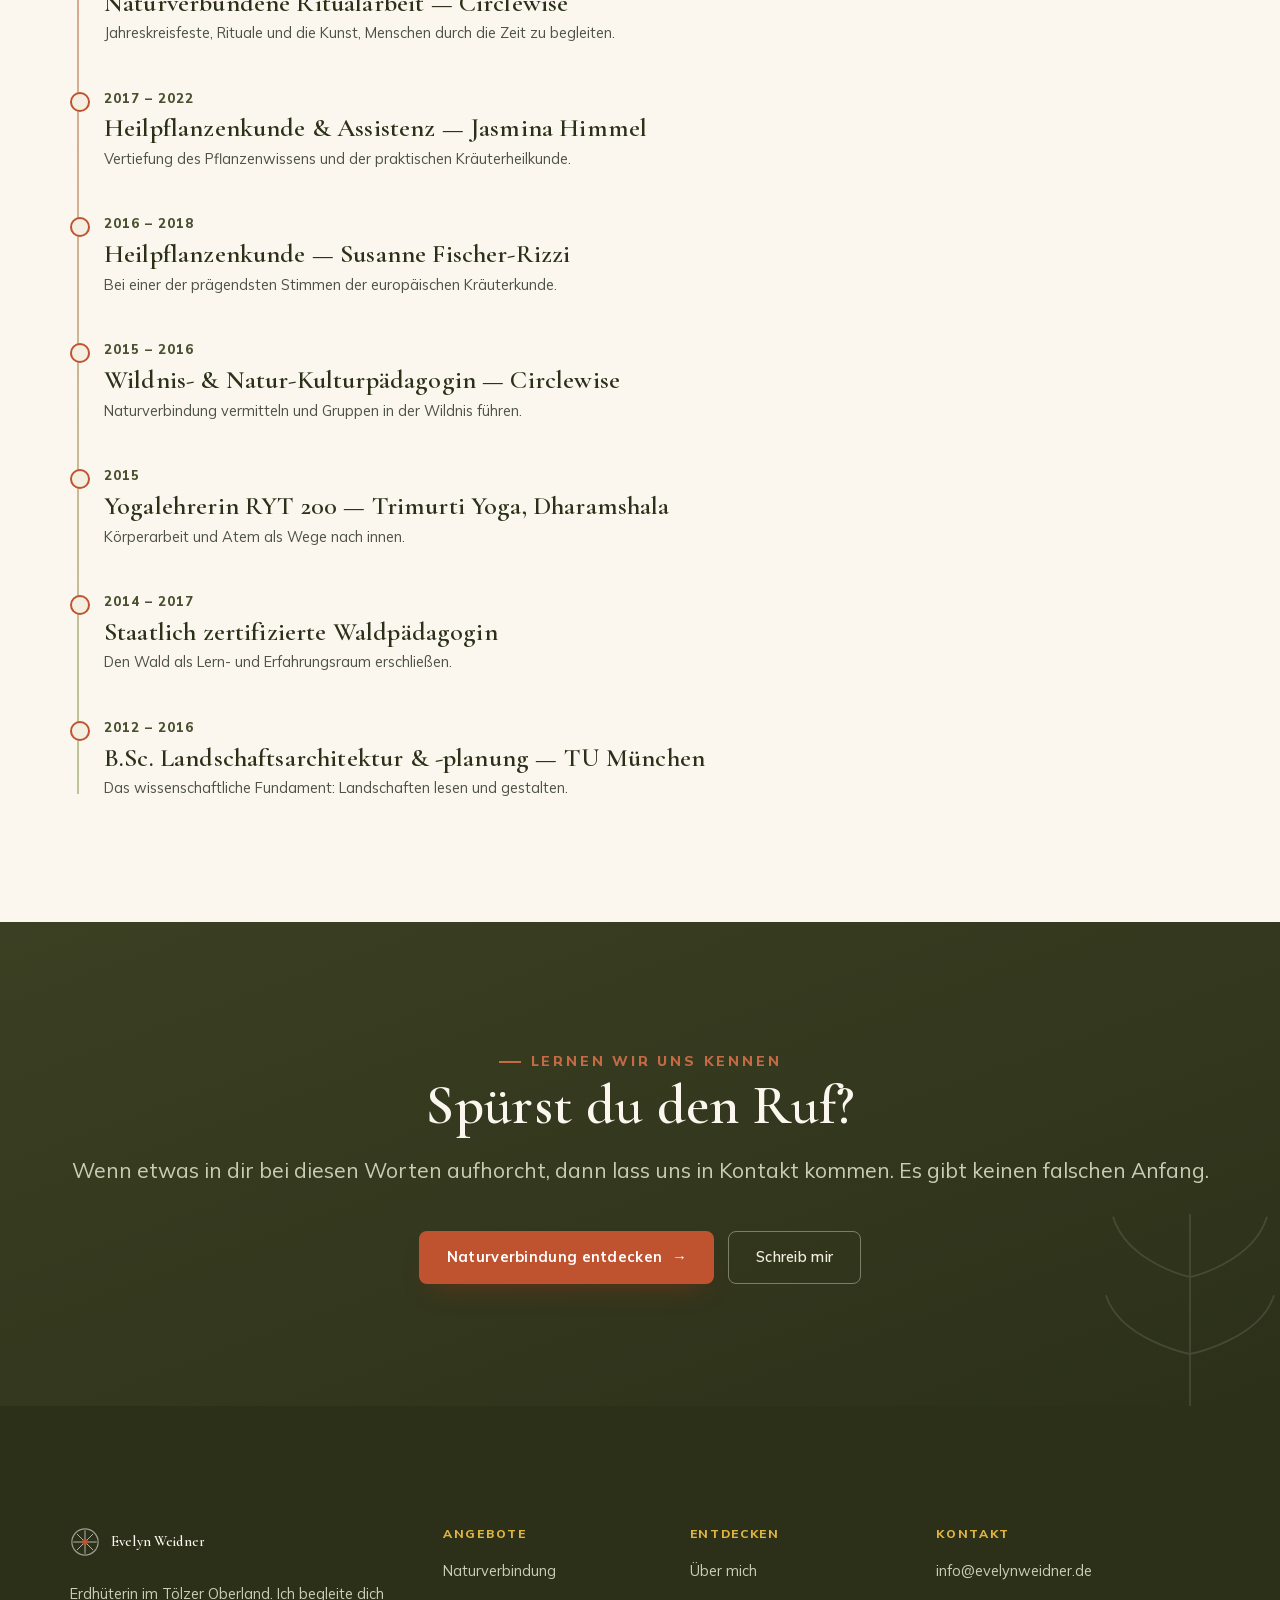
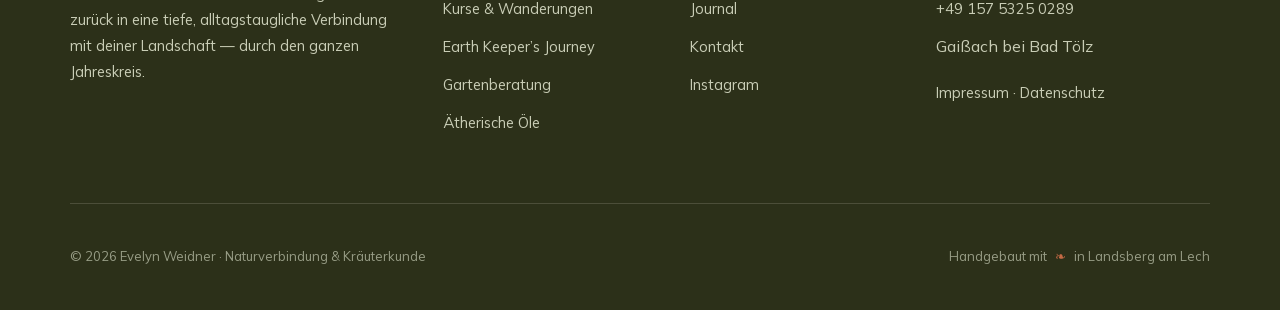
<file: ueber-mich.html>
<!DOCTYPE html>
<!-- EVELYN WEIDNER · Über mich · Lechcode-Vorschau (noindex). Fotos: Jasmin Breidenbach (Rechte klären). -->
<html lang="de">
<head>
  <meta charset="UTF-8" />
  <meta name="viewport" content="width=device-width, initial-scale=1.0" />
  <script>document.documentElement.classList.add('js');if(location.search.indexOf('foto')>-1)document.documentElement.classList.add('foto');</script>
  <!-- ENTFERNEN sobald Impressum+Datenschutz live & vom Kunden freigegeben -->
  <meta name="robots" content="noindex, nofollow" />
  <title>Über mich — Erdhüterin Evelyn Weidner | Naturverbindung im Oberland</title>
  <meta name="description" content="Evelyn Weidner, Erdhüterin aus Gaißach bei Bad Tölz: von der Landschaftsarchitektur über die Heilpflanzenkunde bei Susanne Fischer-Rizzi bis zur Ritualarbeit — mein Weg zur Naturverbindung." />
  <meta property="og:title" content="Über mich — Erdhüterin Evelyn Weidner" />
  <meta property="og:description" content="Mein Weg zur Naturverbindung: Landschaftsarchitektur, Heilpflanzenkunde, Ritualarbeit — und ein Traum vom Einheimisch-Werden." />
  <meta property="og:type" content="website" />
  <meta property="og:locale" content="de_DE" />
  <meta property="og:url" content="https://lechcode.github.io/evelyn-weidner-vorschau/ueber-mich.html" />
  <meta property="og:image" content="https://lechcode.github.io/evelyn-weidner-vorschau/assets/og.jpg" />
  <meta property="og:image:width" content="1200" />
  <meta property="og:image:height" content="630" />
  <meta name="theme-color" content="#3B4023" />
  <link rel="icon" href="data:image/svg+xml,%3Csvg xmlns='http://www.w3.org/2000/svg' viewBox='0 0 32 32'%3E%3Crect width='32' height='32' rx='7' fill='%233B4023'/%3E%3Ccircle cx='16' cy='16' r='9.5' fill='none' stroke='%23E2BB8F' stroke-width='1.3'/%3E%3Cg stroke='%23EBE3D2' stroke-width='1'%3E%3Cpath d='M16 6.5V25.5M6.5 16H25.5M9.2 9.2l13.6 13.6M22.8 9.2 9.2 22.8'/%3E%3C/g%3E%3Ccircle cx='16' cy='16' r='2.4' fill='%23C0532F'/%3E%3C/svg%3E" />
  <link rel="preload" as="font" type="font/woff2" href="assets/fonts/cormorant-garamond-latin.woff2" crossorigin>
  <link rel="preload" as="font" type="font/woff2" href="assets/fonts/mulish-latin.woff2" crossorigin>
  <link rel="stylesheet" href="assets/fonts.css">
  <link rel="stylesheet" href="assets/site.css?v=8">
  <link rel="stylesheet" href="assets/pages.css?v=8">
</head>
<body>
  <a href="#main" class="btn" style="position:absolute;left:-9999px;top:8px;z-index:200;" onfocus="this.style.left='8px'" onblur="this.style.left='-9999px'">Zum Inhalt springen</a>

  <header class="nav" id="nav">
    <div class="wrap nav-in">
      <a href="index.html" class="wm" aria-label="Evelyn Weidner — Startseite">
        <svg viewBox="0 0 32 32" aria-hidden="true"><circle cx="16" cy="16" r="14" fill="none" stroke="currentColor" stroke-width="1.3" opacity=".55"/><g stroke="currentColor" stroke-width="1" opacity=".7"><path d="M16 3.5v25M3.5 16h25M7.4 7.4l17.2 17.2M24.6 7.4 7.4 24.6"/></g><circle cx="16" cy="16" r="3" fill="#C0532F" stroke="none"/></svg>
        Evelyn Weidner
      </a>
      <nav class="nav-links" aria-label="Hauptnavigation">
        <a href="naturverbindung.html">Naturverbindung</a>
        <a href="kurse.html">Kurse &amp; Wanderungen</a>
        <a href="earth-keepers-journey.html">Jahres-Journey</a>
        <a href="ueber-mich.html" class="active">Über mich</a>
        <a href="blog.html">Journal</a>
        <a href="index.html#kontakt" class="btn btn-gold">Kontakt</a>
      </nav>
      <button class="nav-toggle" id="navToggle" aria-label="Menü öffnen" aria-expanded="false" aria-controls="mobileMenu"><span></span><span></span><span></span></button>
    </div>
  </header>
  <nav class="mobile-menu" id="mobileMenu" aria-label="Mobile Navigation">
    <a href="naturverbindung.html"><span>Naturverbindung</span><span class="num">01</span></a>
    <a href="kurse.html"><span>Kurse &amp; Wanderungen</span><span class="num">02</span></a>
    <a href="earth-keepers-journey.html"><span>Jahres-Journey</span><span class="num">03</span></a>
    <a href="ueber-mich.html"><span>Über mich</span><span class="num">04</span></a>
    <a href="blog.html"><span>Journal</span><span class="num">05</span></a>
    <a href="index.html#kontakt" class="btn btn-gold mm-cta">Kontakt aufnehmen</a>
  </nav>

  <main id="main">
    <!-- Page-Hero -->
    <section class="page-hero with-figure">
      <svg class="page-hero-leaf" viewBox="0 0 200 200" aria-hidden="true" fill="none" stroke="#7F9241" stroke-width="1.3"><path d="M100 195V15M100 60C100 60 55 50 45 18M100 60C100 60 145 50 155 18M100 115C100 115 50 105 40 73M100 115C100 115 150 105 160 73"/></svg>
      <div class="wrap">
        <div>
          <span class="eyebrow reveal">Über mich</span>
          <h1 class="reveal d1">Ich wandle auf den Pfaden einer <em>Erdhüterin.</em></h1>
          <p class="lead reveal d2">Im Kontakt mit naturverbundenen Menschen aus Mitteleuropa und mit indigenen Kulturen in Guatemala, Mexiko, Indien und Australien durfte ich erfahren, welche Ebenen des Seins uns in den westlichen Kulturen verborgen sind. In mir begann ein Traum zu wachsen: Wie wäre es, wenn wir wieder lernen könnten, in unserer eigenen Landschaft einheimisch zu sein?</p>
        </div>
        <div class="figure reveal d2">
          <picture><source type="image/webp" srcset="assets/img/portrait-moehre-420.webp 420w, assets/img/portrait-moehre-640.webp 640w, assets/img/portrait-moehre-800.webp 800w" sizes="(max-width:900px) 80vw, 400px"><img src="assets/img/portrait-moehre-640.jpg" width="640" height="960" alt="Evelyn Weidner lächelt und hält eine Blüte der Wilden Möhre vor sich" fetchpriority="high"></picture>
        </div>
      </div>
    </section>

    <!-- Epigraph -->
    <section class="epigraph paper">
      <div class="wrap reveal">
        <blockquote>„Wir haben vergessen, dass wir Verantwortung für diese Erde und ihre Lebewesen tragen.“</blockquote>
        <div class="who">— Evelyn Weidner</div>
      </div>
    </section>

    <!-- Wirken / Aktivismus -->
    <section class="sand">
      <div class="wrap split-2 narrow-media">
        <div class="reveal">
          <span class="eyebrow">Mein Wirken</span>
          <h2 class="sec-head" style="margin-bottom:var(--space-3);">Erdhüterin zu sein ist meine Form von Aktivismus</h2>
          <div class="prose">
            <p>Mein Wirken wird getragen von meiner Verbindung zu den Pflanzen, der Erde, den Tieren, den Elementen und allem, was ist. Meine Form von Aktivismus ist es, Menschen daran zu erinnern, dass sie ein wichtiger Teil dieser Erde sind.</p>
            <p>Angetrieben bin ich von der Suche nach den Wurzeln eines zeitgemäßen, authentischen Einheimisch-Seins. Tief in der Landschaft schlummern Lieder, Rituale und Feste, die uns von einer Beziehung mit allem, was ist, erzählen. In meinem Tun verknüpfe ich <strong>wissenschaftliche Hintergründe mit alltagsnahem Handeln und meiner Intuition</strong>.</p>
            <p>Mein großes Herzensanliegen ist es, dich wieder an deine Verbindungen mit der Landschaft, den Elementen, Tieren, Pflanzen und Himmeln zu erinnern. Ich bin hier, um dich in das Fühlen des Lebensnetzwerks zu begleiten. <strong>Du bist gebraucht. Du trägst einzigartige Gaben in dir. Dein Leben schlägt weite Wellen.</strong></p>
          </div>
        </div>
        <div class="media-frame portrait reveal d1">
          <picture><source type="image/webp" srcset="assets/img/portrait-andacht-420.webp 420w, assets/img/portrait-andacht-640.webp 640w, assets/img/portrait-andacht-800.webp 800w" sizes="(max-width:900px) 80vw, 420px"><img src="assets/img/portrait-andacht-640.jpg" width="640" height="960" alt="Evelyn kniet mit betenden Händen im Gegenlicht einer Sommerwiese" loading="lazy" decoding="async"></picture>
        </div>
      </div>
    </section>

    <!-- Werdegang -->
    <section class="paper">
      <div class="wrap">
        <div class="sec-head reveal">
          <span class="eyebrow">Mein Hintergrund</span>
          <h2>Wissenschaft und Intuition, Hand in Hand</h2>
          <p>Über ein Jahrzehnt Ausbildung — von der Landschaftsarchitektur bis zur naturverbundenen Ritualarbeit.</p>
        </div>
        <div class="timeline reveal d1">
          <div class="tl-item"><div class="yr">2023 – 2025</div><h4>Montessori-Diplom-Ausbildung</h4><p>Pädagogik, die vom Kind und seiner Beziehung zur Welt ausgeht.</p></div>
          <div class="tl-item"><div class="yr">2020 – 2023</div><h4>Naturverbundene Ritualarbeit — Circlewise</h4><p>Jahreskreisfeste, Rituale und die Kunst, Menschen durch die Zeit zu begleiten.</p></div>
          <div class="tl-item"><div class="yr">2017 – 2022</div><h4>Heilpflanzenkunde &amp; Assistenz — Jasmina Himmel</h4><p>Vertiefung des Pflanzenwissens und der praktischen Kräuterheilkunde.</p></div>
          <div class="tl-item"><div class="yr">2016 – 2018</div><h4>Heilpflanzenkunde — Susanne Fischer-Rizzi</h4><p>Bei einer der prägendsten Stimmen der europäischen Kräuterkunde.</p></div>
          <div class="tl-item"><div class="yr">2015 – 2016</div><h4>Wildnis- &amp; Natur-Kulturpädagogin — Circlewise</h4><p>Naturverbindung vermitteln und Gruppen in der Wildnis führen.</p></div>
          <div class="tl-item"><div class="yr">2015</div><h4>Yogalehrerin RYT 200 — Trimurti Yoga, Dharamshala</h4><p>Körperarbeit und Atem als Wege nach innen.</p></div>
          <div class="tl-item"><div class="yr">2014 – 2017</div><h4>Staatlich zertifizierte Waldpädagogin</h4><p>Den Wald als Lern- und Erfahrungsraum erschließen.</p></div>
          <div class="tl-item"><div class="yr">2012 – 2016</div><h4>B.Sc. Landschaftsarchitektur &amp; -planung — TU München</h4><p>Das wissenschaftliche Fundament: Landschaften lesen und gestalten.</p></div>
        </div>
      </div>
    </section>

    <!-- CTA-Band -->
    <section class="cta-band">
      <svg class="cta-band-leaf" viewBox="0 0 200 200" aria-hidden="true" fill="none" stroke="#F1ECDF" stroke-width="1.3"><path d="M100 190V20M100 65C100 65 55 55 45 22M100 65C100 65 145 55 155 22M100 120C100 120 50 110 40 78M100 120C100 120 150 110 160 78"/></svg>
      <div class="wrap wrap-narrow">
        <span class="eyebrow" style="justify-content:center;">Lernen wir uns kennen</span>
        <h2>Spürst du den Ruf?</h2>
        <p>Wenn etwas in dir bei diesen Worten aufhorcht, dann lass uns in Kontakt kommen. Es gibt keinen falschen Anfang.</p>
        <div class="btns">
          <a href="naturverbindung.html" class="btn btn-gold">Naturverbindung entdecken <span class="arr" aria-hidden="true">→</span></a>
          <a href="index.html#kontakt" class="btn btn-ghost">Schreib mir</a>
        </div>
      </div>
    </section>
  </main>

  <footer class="site-footer">
    <div class="wrap">
      <div class="f-top">
        <div class="f-about">
          <a href="index.html" class="wm"><svg viewBox="0 0 32 32" aria-hidden="true"><circle cx="16" cy="16" r="14" fill="none" stroke="currentColor" stroke-width="1.3" opacity=".55"/><g stroke="currentColor" stroke-width="1" opacity=".7"><path d="M16 3.5v25M3.5 16h25M7.4 7.4l17.2 17.2M24.6 7.4 7.4 24.6"/></g><circle cx="16" cy="16" r="3" fill="#C0532F" stroke="none"/></svg>Evelyn Weidner</a>
          <p>Erdhüterin im Tölzer Oberland. Ich begleite dich zurück in eine tiefe, alltagstaugliche Verbindung mit deiner Landschaft — durch den ganzen Jahreskreis.</p>
        </div>
        <div><h4>Angebote</h4><ul>
          <li><a href="naturverbindung.html">Naturverbindung</a></li>
          <li><a href="kurse.html">Kurse &amp; Wanderungen</a></li>
          <li><a href="earth-keepers-journey.html">Earth Keeper’s Journey</a></li>
          <li><a href="gartenberatung.html">Gartenberatung</a></li>
          <li><a href="doterra.html">Ätherische Öle</a></li>
        </ul></div>
        <div><h4>Entdecken</h4><ul>
          <li><a href="ueber-mich.html">Über mich</a></li>
          <li><a href="blog.html">Journal</a></li>
          <li><a href="index.html#kontakt">Kontakt</a></li>
          <li><a href="https://www.instagram.com/evelyn.naturverbunden" target="_blank" rel="noopener noreferrer">Instagram</a></li>
        </ul></div>
        <div><h4>Kontakt</h4><ul>
          <li><a href="mailto:info@evelynweidner.de">info@evelynweidner.de</a></li>
          <li><a href="tel:+4915753250289">+49 157 5325 0289</a></li>
          <li>Gaißach bei Bad Tölz</li>
          <li style="margin-top:8px;"><a href="impressum.html">Impressum</a> · <a href="datenschutz.html">Datenschutz</a></li>
        </ul></div>
      </div>
      <div class="f-bottom">
        <span>© <span id="year">2026</span> Evelyn Weidner · Naturverbindung &amp; Kräuterkunde</span>
        <span class="made">Handgebaut mit <span style="color:var(--terra-line);">❧</span> in Landsberg am Lech</span>
      </div>
    </div>
  </footer>
  <script src="assets/site.js?v=8" defer></script>
</body>
</html>
</file>
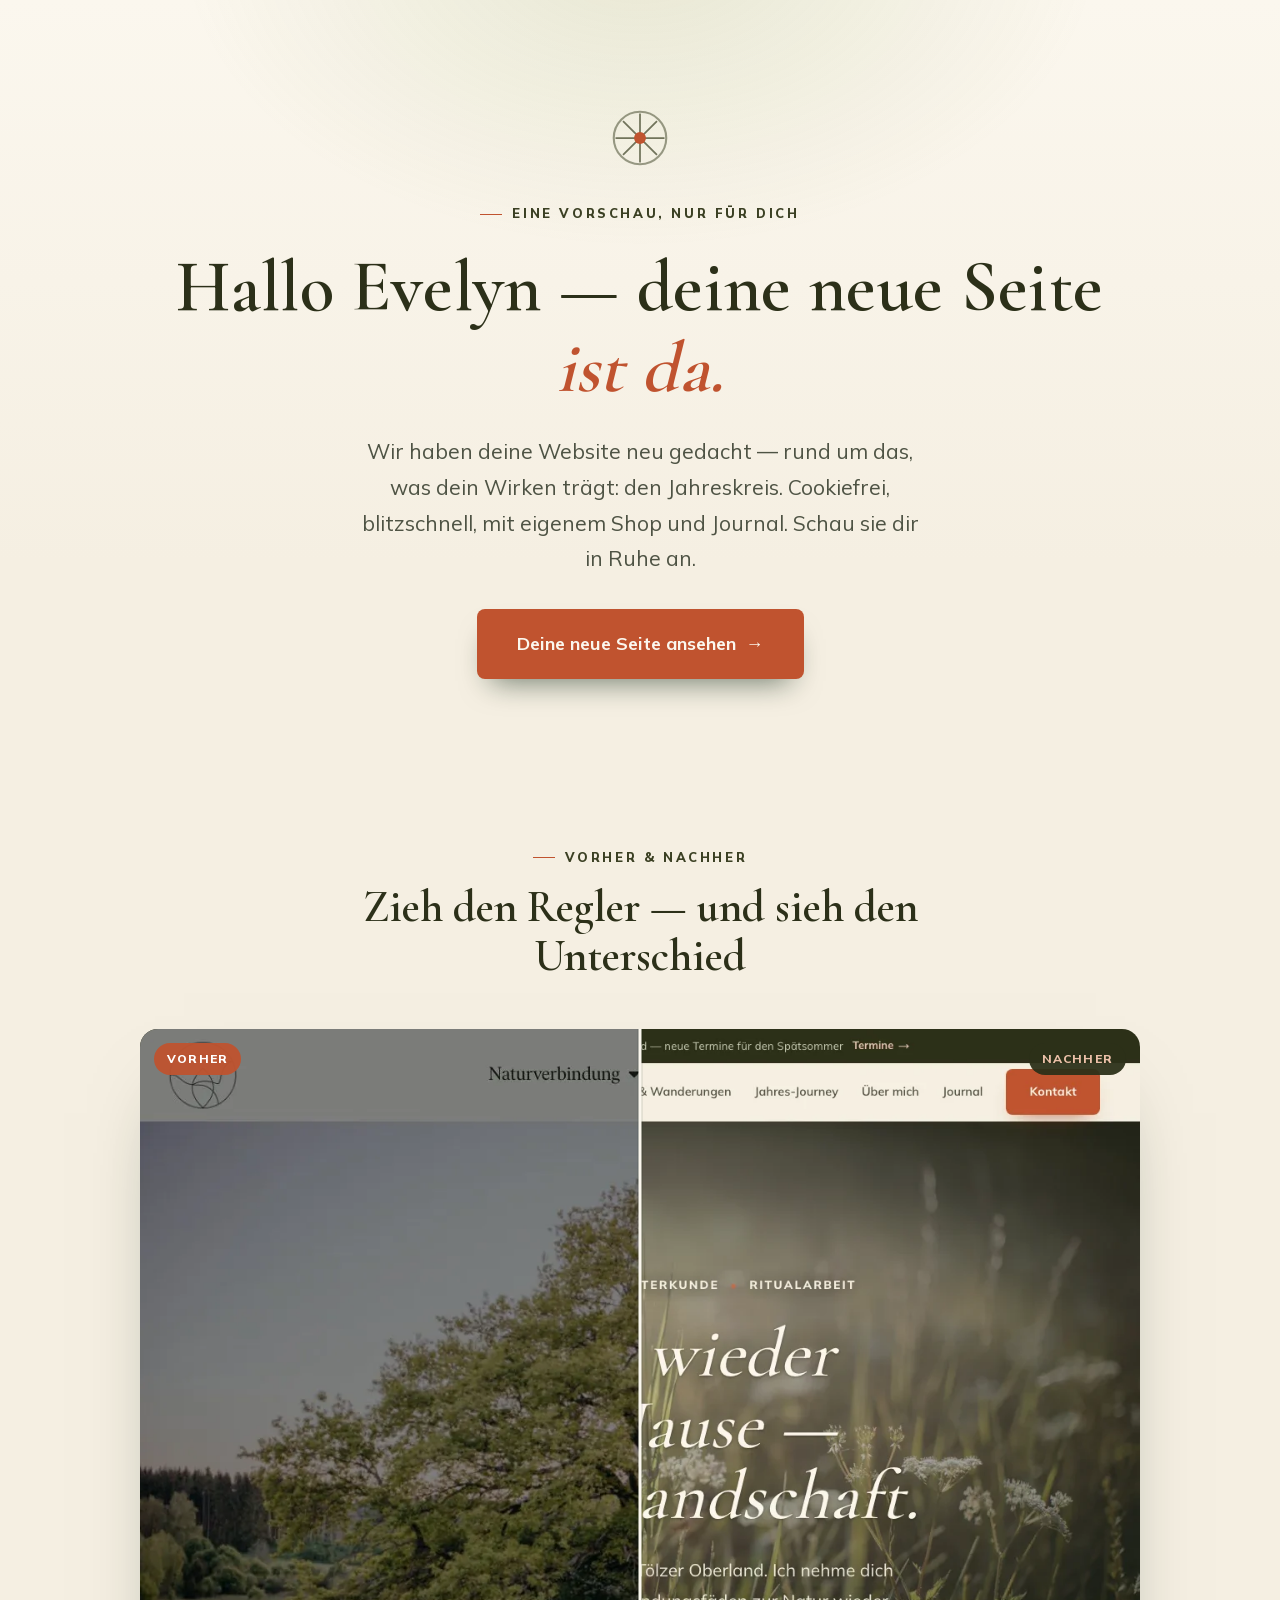
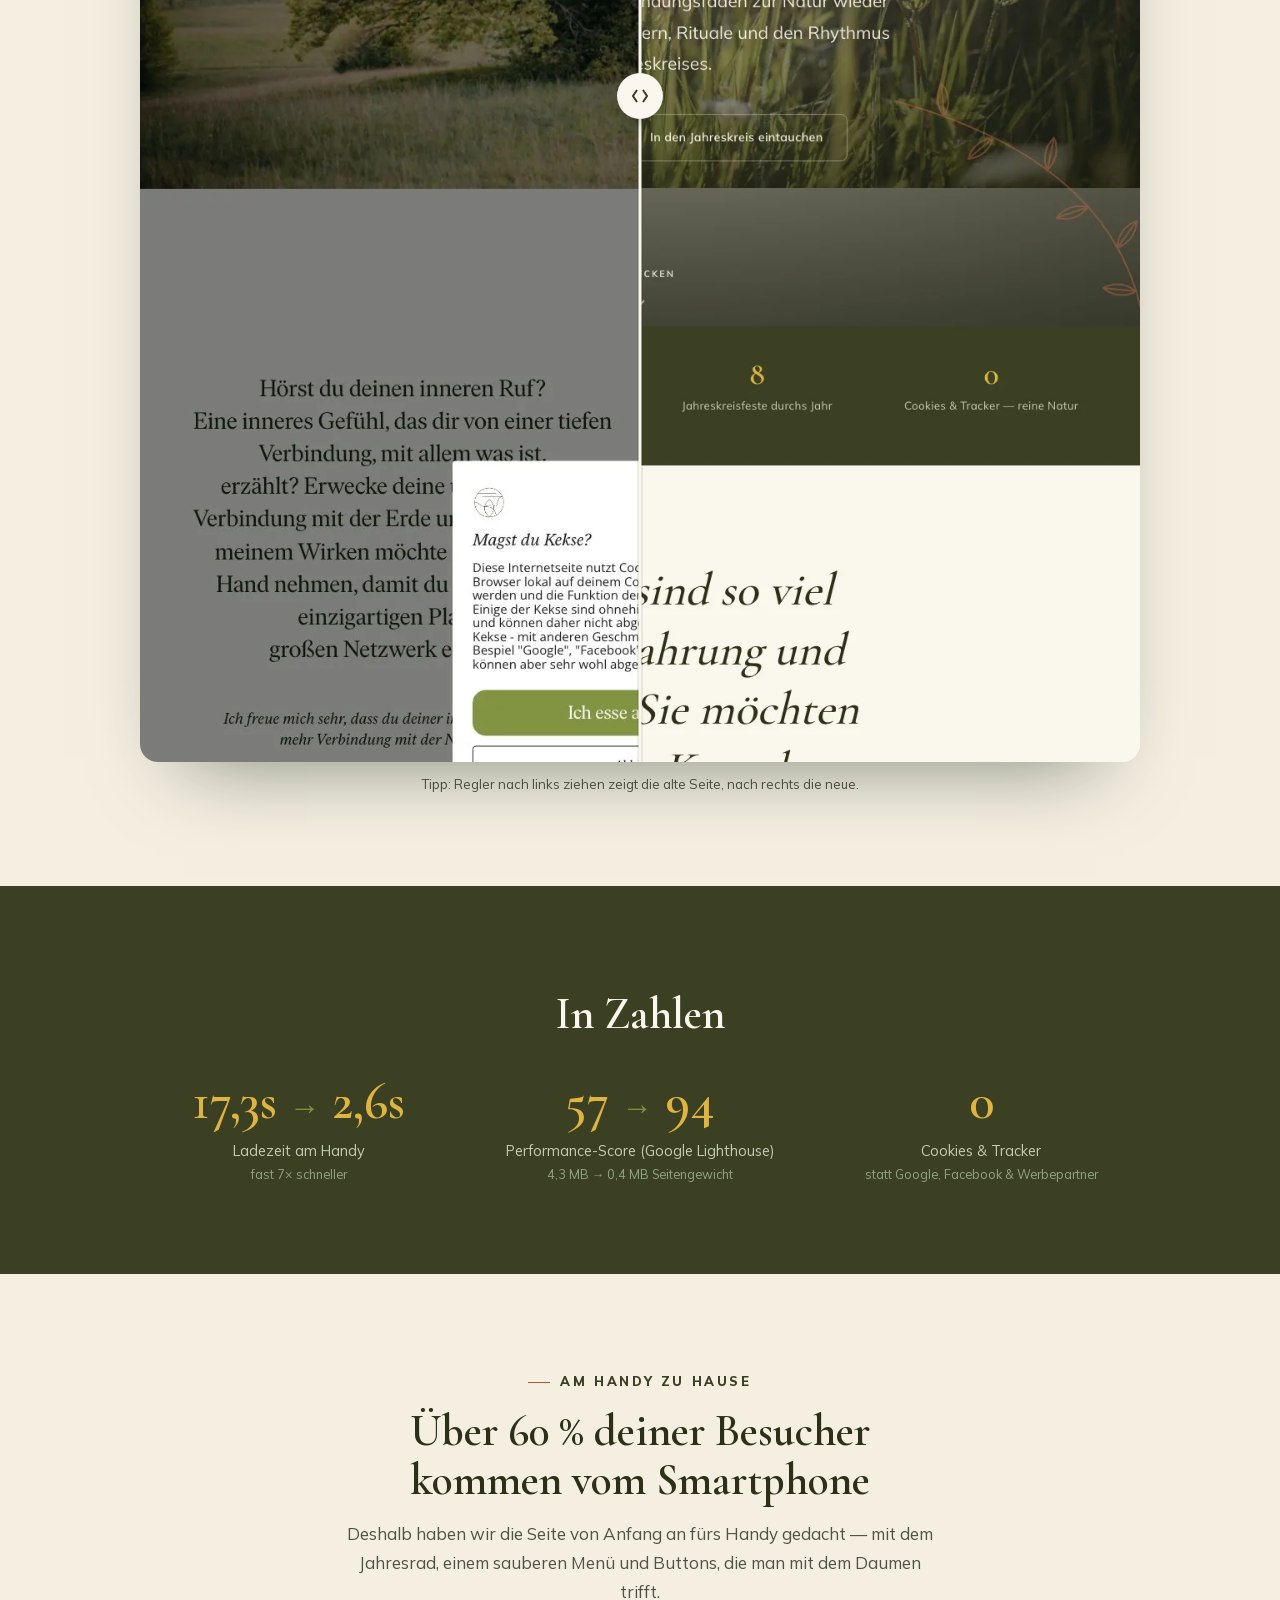
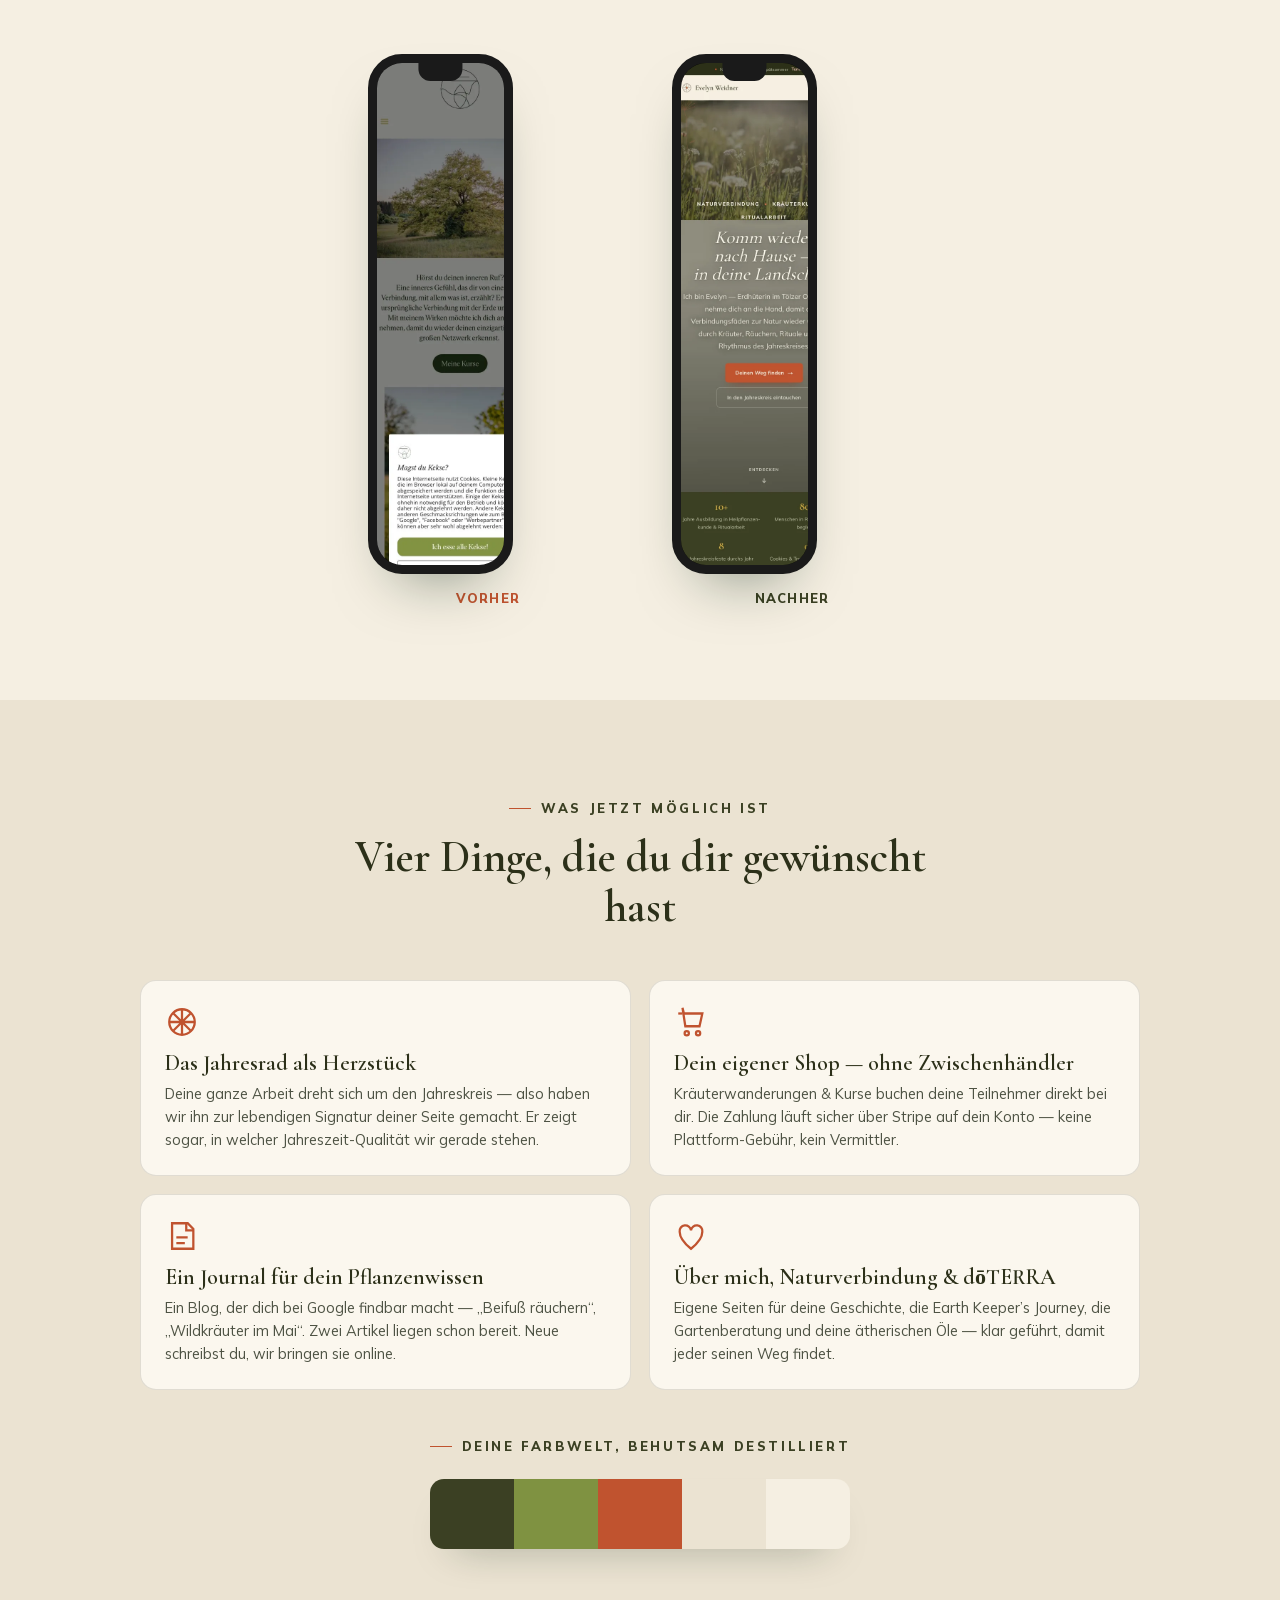
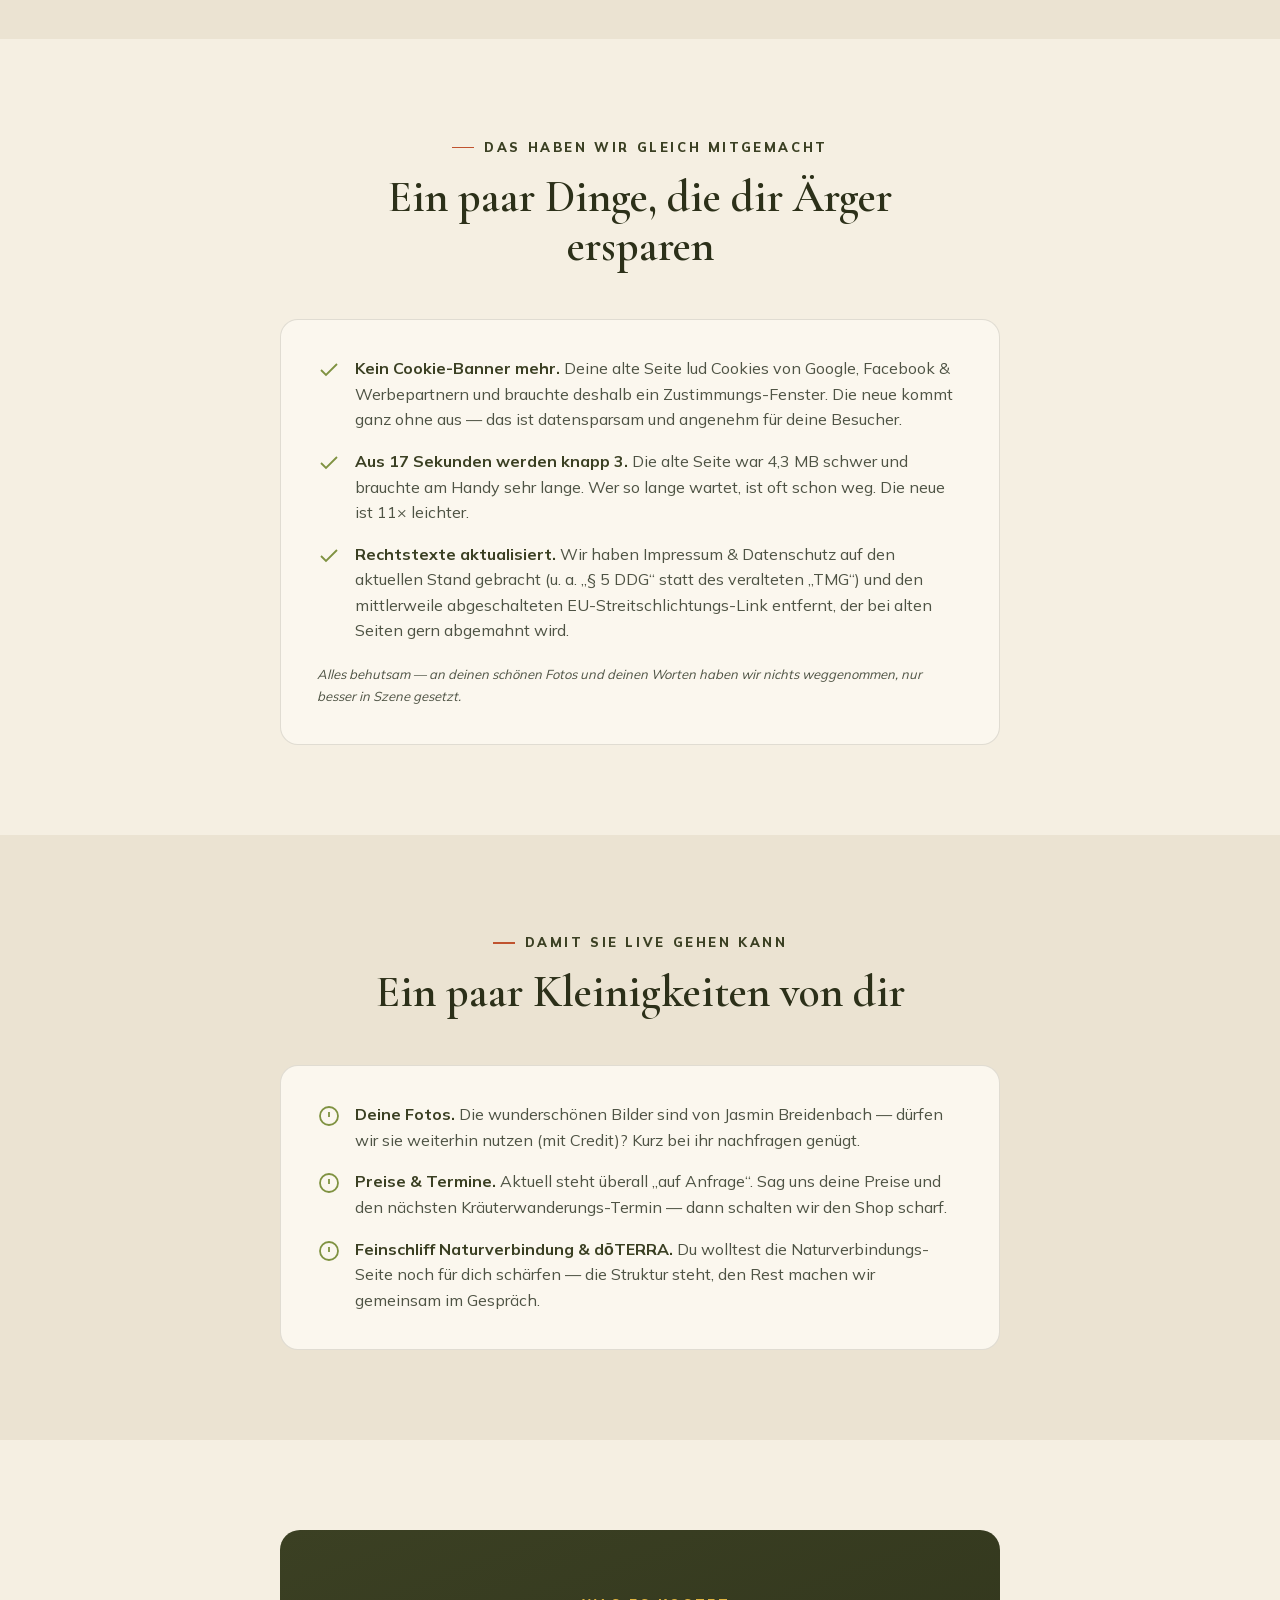
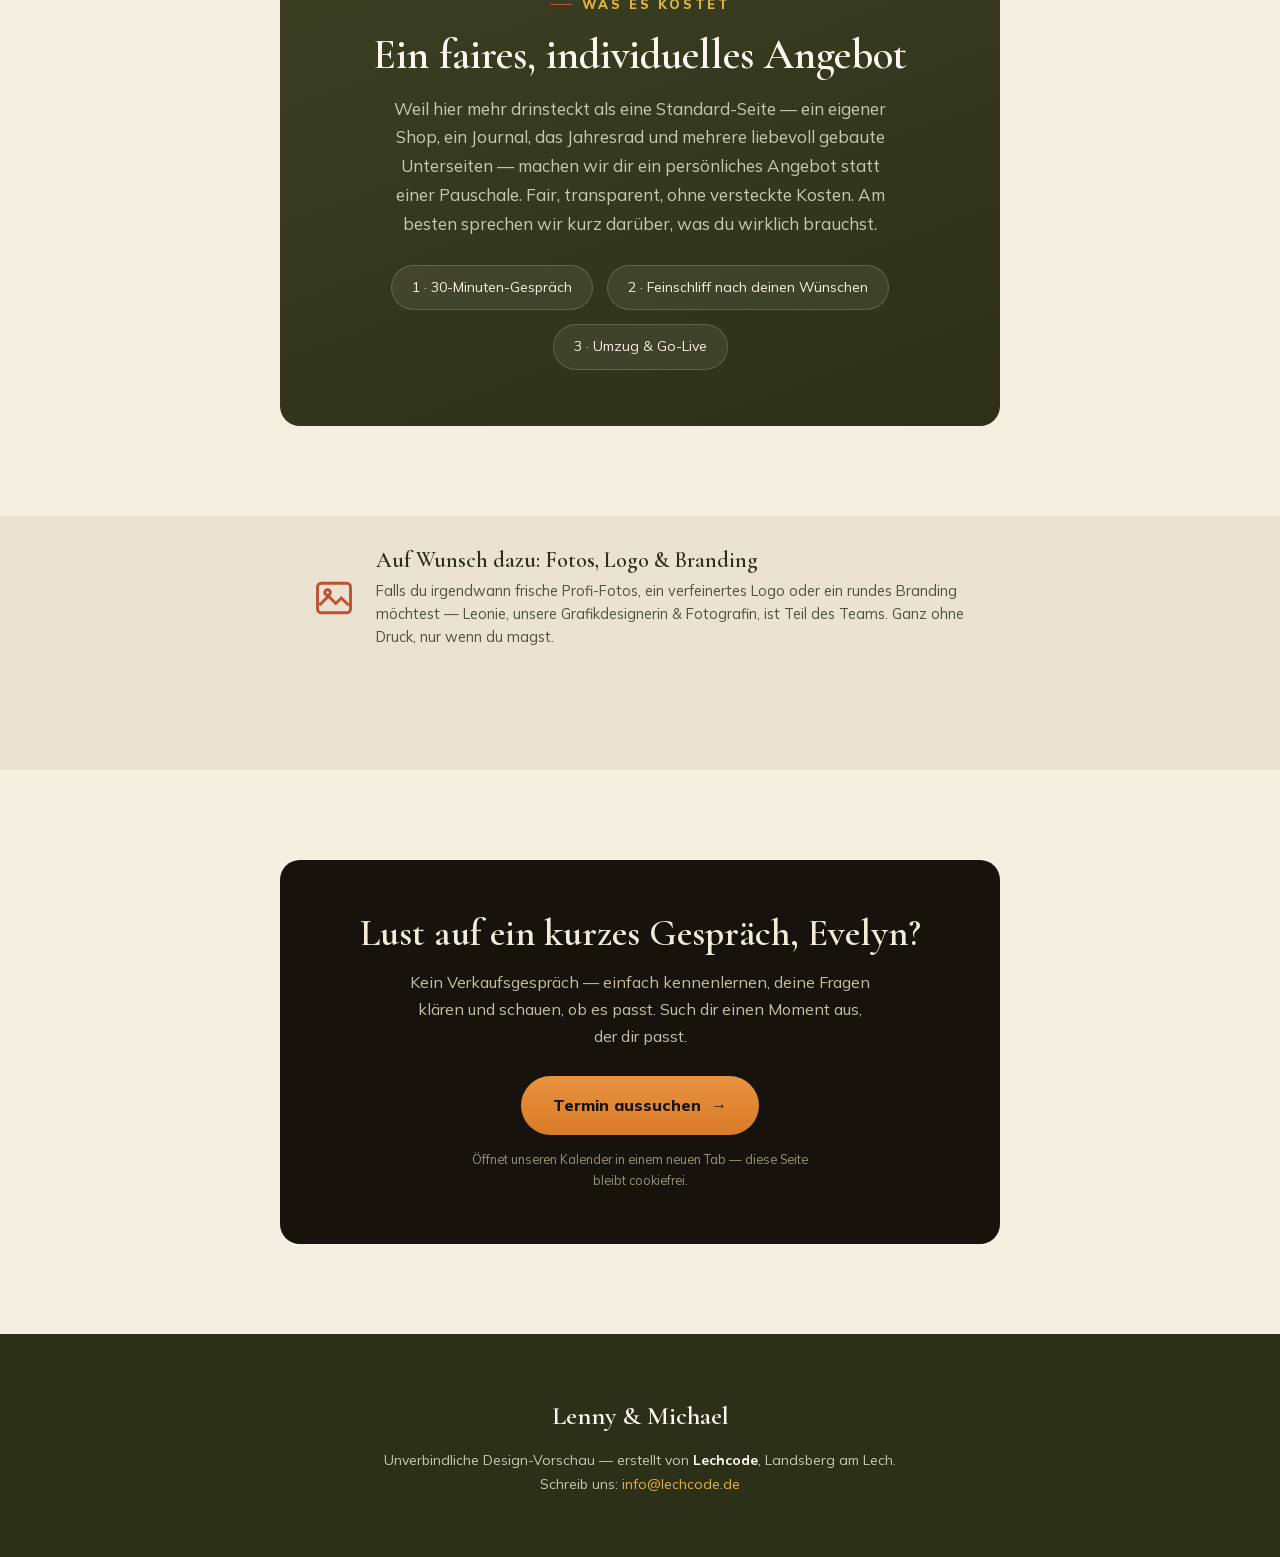
<file: vorschau.html>
<!DOCTYPE html>
<!-- ENTHÜLLUNGSSEITE (QR-/Link-Ziel) · Lechcode · noindex · Evelyn weiß noch nichts. Team-Signatur Lenny & Michael. -->
<html lang="de">
<head>
  <meta charset="UTF-8" />
  <meta name="viewport" content="width=device-width, initial-scale=1.0" />
  <script>document.documentElement.classList.add('js');</script>
  <meta name="robots" content="noindex, nofollow" />
  <title>Deine neue Seite, Evelyn — von Lechcode</title>
  <meta name="description" content="Eine unverbindliche Design-Vorschau für Evelyn Weidner, gebaut von Lechcode." />
  <meta property="og:title" content="Evelyn — deine neue Website ist da 🌿" />
  <meta property="og:description" content="Naturverbindung, der Jahreskreis, ein eigener Shop & Journal — cookiefrei und blitzschnell. Schau sie dir an." />
  <meta property="og:type" content="website" />
  <meta property="og:locale" content="de_DE" />
  <meta property="og:url" content="https://lechcode.github.io/evelyn-weidner-vorschau/vorschau.html" />
  <meta property="og:image" content="https://lechcode.github.io/evelyn-weidner-vorschau/assets/og.jpg" />
  <meta property="og:image:width" content="1200" />
  <meta property="og:image:height" content="630" />
  <meta name="theme-color" content="#3B4023" />
  <link rel="icon" href="data:image/svg+xml,%3Csvg xmlns='http://www.w3.org/2000/svg' viewBox='0 0 32 32'%3E%3Crect width='32' height='32' rx='7' fill='%233B4023'/%3E%3Ccircle cx='16' cy='16' r='9.5' fill='none' stroke='%23E2BB8F' stroke-width='1.3'/%3E%3Cg stroke='%23EBE3D2' stroke-width='1'%3E%3Cpath d='M16 6.5V25.5M6.5 16H25.5M9.2 9.2l13.6 13.6M22.8 9.2 9.2 22.8'/%3E%3C/g%3E%3Ccircle cx='16' cy='16' r='2.4' fill='%23C0532F'/%3E%3C/svg%3E" />
  <link rel="preload" as="font" type="font/woff2" href="assets/fonts/cormorant-garamond-latin.woff2" crossorigin>
  <link rel="stylesheet" href="assets/fonts.css">
  <style>
  :root{
    --forest:#3B4023; --forest-deep:#2C3019; --moss:#7F9241; --cream:#F5EFE2; --sand:#EBE3D2; --paper:#FBF7EE;
    --gold:#C89A2C; --gold-bright:#E0B441; --terra:#C0532F; --terra-deep:#A5401F; --terra-line:#C46A45; --ink:#262a1c; --ink-soft:#4E5344; --line:rgba(38,42,28,.13);
    --serif:"Cormorant Garamond",Georgia,serif; --sans:"Mulish",-apple-system,BlinkMacSystemFont,"Segoe UI",Arial,sans-serif;
    --ease:cubic-bezier(.22,.61,.36,1);
  }
  *{margin:0;padding:0;box-sizing:border-box;}
  html{-webkit-text-size-adjust:100%;overflow-x:clip;scroll-behavior:smooth;}
  body{background:var(--cream);color:var(--ink);font-family:var(--sans);line-height:1.68;-webkit-font-smoothing:antialiased;overflow-x:clip;}
  h1,h2,h3{font-family:var(--serif);font-weight:600;line-height:1.12;color:var(--forest-deep);}
  img,svg{display:block;max-width:100%;}
  a{color:inherit;}
  .wrap{width:min(1000px,92vw);margin-inline:auto;}
  .narrow{width:min(720px,92vw);margin-inline:auto;}
  section{padding:clamp(50px,8vw,90px) 0;}
  .eyebrow{font-family:var(--sans);font-weight:800;font-size:13px;letter-spacing:.2em;text-transform:uppercase;color:var(--forest);display:inline-flex;align-items:center;gap:10px;}
  .eyebrow::before{content:"";width:22px;height:1.5px;background:var(--terra);}
  .btn{display:inline-flex;align-items:center;gap:10px;cursor:pointer;border:none;background:var(--terra);color:var(--paper);font-family:var(--sans);font-weight:700;font-size:16px;padding:16px 30px;border-radius:8px;box-shadow:0 16px 30px -14px rgba(10,37,20,.6);transition:transform .3s var(--ease),background .3s;text-decoration:none;}
  .btn:hover{transform:translateY(-2px);background:var(--terra-deep);}
  .btn-gold{background:var(--terra);color:var(--paper);}
  .btn-gold:hover{background:var(--terra-deep);}
  .btn-big{font-size:18px;padding:20px 40px;}

  /* Hero */
  .v-hero{text-align:center;padding:clamp(60px,10vw,110px) 0 clamp(40px,6vw,70px);background:radial-gradient(60vmax 40vmax at 50% -8%,rgba(127,146,65,.16),transparent 60%),linear-gradient(180deg,var(--paper),var(--cream) 75%);}
  .v-hero .mark{width:56px;height:56px;margin:0 auto clamp(20px,3vw,30px);}
  .v-hero h1{font-size:clamp(38px,7vw,72px);letter-spacing:.005em;}
  .v-hero h1 em{font-style:italic;color:var(--terra);position:relative;}
  .v-hero h1 em::after{content:"";position:absolute;left:0;right:0;bottom:.04em;height:.1em;background:linear-gradient(90deg,var(--terra),var(--terra-deep));opacity:.5;z-index:-1;}
  .v-hero p{font-size:clamp(17px,2.4vw,21px);color:var(--ink-soft);max-width:44ch;margin:clamp(18px,3vw,26px) auto 0;line-height:1.7;}

  /* Slider */
  .slider{position:relative;max-width:1000px;margin:clamp(28px,4vw,40px) auto 0;border-radius:18px;overflow:hidden;box-shadow:0 40px 80px -44px rgba(10,37,20,.55);aspect-ratio:1200/1600;touch-action:pan-y;user-select:none;cursor:ew-resize;}
  .slider img{position:absolute;inset:0;width:100%;height:100%;object-fit:cover;object-position:top;pointer-events:none;}
  .slider .before-wrap{position:absolute;inset:0;clip-path:inset(0 50% 0 0);}
  .slider .lbl{position:absolute;top:14px;font-family:var(--sans);font-size:12px;font-weight:800;letter-spacing:.1em;text-transform:uppercase;padding:6px 13px;border-radius:999px;z-index:3;}
  .slider .lbl-b{left:14px;background:rgba(192,83,47,.94);color:#fff;}
  .slider .lbl-a{right:14px;background:rgba(44,48,25,.94);color:#EBC0A8;}
  .slider .handle{position:absolute;top:0;bottom:0;left:50%;width:3px;background:var(--paper);transform:translateX(-50%);z-index:4;box-shadow:0 0 0 1px rgba(10,37,20,.15);}
  .slider .grip{position:absolute;top:50%;left:50%;transform:translate(-50%,-50%);width:46px;height:46px;border-radius:50%;background:var(--paper);z-index:5;box-shadow:0 6px 18px -6px rgba(10,37,20,.5);display:grid;place-items:center;}
  .slider .grip svg{width:24px;height:24px;color:var(--forest);}
  .slider-hint{text-align:center;font-size:13px;color:var(--ink-soft);margin-top:12px;}

  /* Zahlen-Band */
  .stats{background:var(--forest);color:var(--cream);}
  .stats-grid{display:grid;grid-template-columns:repeat(3,1fr);gap:24px;text-align:center;}
  .stat .big{font-family:var(--serif);font-size:clamp(30px,5vw,52px);color:var(--gold-bright);font-weight:600;line-height:1;}
  .stat .big .arrow{color:var(--moss);font-size:.6em;}
  .stat .lbl{margin-top:12px;font-size:14.5px;color:#C4CBB4;line-height:1.5;}
  .stat .sub{display:block;font-size:12.5px;color:#94a184;margin-top:4px;}

  /* Handy-Reframe */
  .phones{display:flex;gap:clamp(24px,6vw,64px);justify-content:center;align-items:flex-start;flex-wrap:wrap;}
  .phone{width:min(240px,42vw);}
  .phone .frame{position:relative;border:9px solid #1a1a1a;border-radius:34px;overflow:hidden;box-shadow:0 30px 60px -30px rgba(10,37,20,.5);aspect-ratio:390/1400;background:#000;max-height:520px;}
  .phone .frame::before{content:"";position:absolute;top:0;left:50%;transform:translateX(-50%);width:34%;height:18px;background:#1a1a1a;border-radius:0 0 12px 12px;z-index:2;}
  .phone .frame img{width:100%;height:100%;object-fit:cover;object-position:top;}
  .phone .cap{text-align:center;margin-top:14px;font-size:13px;font-weight:800;letter-spacing:.08em;text-transform:uppercase;}
  .phone.b .cap{color:var(--terra);} .phone.a .cap{color:var(--forest);}

  /* Karten / Listen */
  .card{background:var(--paper);border:1px solid var(--line);border-radius:18px;padding:clamp(24px,3vw,36px);}
  .fixlist{list-style:none;display:flex;flex-direction:column;gap:16px;}
  .fixlist li{display:flex;gap:14px;align-items:flex-start;font-size:16px;line-height:1.6;color:var(--ink-soft);}
  .fixlist svg{width:24px;height:24px;flex:none;color:var(--moss);margin-top:2px;}
  .fixlist b{color:var(--forest);}
  .newgrid{display:grid;grid-template-columns:repeat(2,1fr);gap:18px;}
  .newcard{background:var(--paper);border:1px solid var(--line);border-radius:16px;padding:24px;}
  .newcard .ic{width:34px;height:34px;color:var(--terra);margin-bottom:12px;}
  .newcard h3{font-size:22px;margin-bottom:6px;}
  .newcard p{font-size:14.5px;color:var(--ink-soft);line-height:1.6;}
  .sec-head{text-align:center;max-width:60ch;margin:0 auto clamp(30px,5vw,48px);}
  .sec-head h2{font-size:clamp(28px,4.6vw,44px);margin-top:14px;}
  .sec-head p{color:var(--ink-soft);font-size:17px;margin-top:14px;line-height:1.7;}
  .palette{display:flex;gap:0;border-radius:14px;overflow:hidden;max-width:420px;margin:22px auto 0;box-shadow:0 20px 40px -24px rgba(10,37,20,.4);}
  .palette span{flex:1;height:70px;}

  /* Preis / offen */
  .price-card{background:linear-gradient(160deg,var(--forest),var(--forest-deep));color:var(--cream);border-radius:20px;padding:clamp(30px,5vw,56px);text-align:center;}
  .price-card h2{color:var(--paper);font-size:clamp(28px,4.4vw,42px);}
  .price-card p{color:#C4CBB4;font-size:17px;margin-top:16px;line-height:1.7;max-width:52ch;margin-inline:auto;}
  .price-card .steps{display:flex;gap:14px;justify-content:center;flex-wrap:wrap;margin-top:26px;}
  .price-card .pill{background:rgba(241,236,223,.08);border:1px solid rgba(241,236,223,.18);border-radius:999px;padding:10px 20px;font-size:14px;color:var(--cream);}

  /* Kalenderband (.lcbook) — Lechcode-Farben hartkodiert */
  .lcbook{background:#16130c;color:#f3ead9;border-radius:20px;padding:clamp(30px,5vw,52px);text-align:center;position:relative;overflow:hidden;}
  .lcbook h2{color:#f3ead9;font-size:clamp(26px,4.2vw,38px);}
  .lcbook p{color:#c9bda3;font-size:16px;margin-top:14px;max-width:46ch;margin-inline:auto;line-height:1.7;}
  .lcbook a{display:inline-flex;align-items:center;gap:10px;margin-top:26px;background:linear-gradient(180deg,#e8923f,#d97b28);color:#16130c;font-weight:800;font-size:16px;padding:16px 32px;border-radius:999px;text-decoration:none;transition:transform .3s var(--ease);}
  .lcbook a:hover{transform:translateY(-2px);}
  .lcbook .hint{margin-top:14px;font-size:12.5px;color:#9c9078;}

  /* Leonie */
  .leonie{display:flex;gap:20px;align-items:center;background:var(--sand);border-radius:18px;padding:clamp(22px,3vw,32px);flex-wrap:wrap;}
  .leonie .ic{width:44px;height:44px;color:var(--terra);flex:none;}
  .leonie div{flex:1;min-width:240px;}
  .leonie h3{font-size:22px;margin-bottom:6px;}
  .leonie p{font-size:14.5px;color:var(--ink-soft);line-height:1.6;}

  /* Footer */
  .v-foot{background:var(--forest-deep);color:#C4CBB4;text-align:center;padding:clamp(40px,6vw,60px) 0;}
  .v-foot .sig{font-family:var(--serif);font-size:26px;color:var(--paper);font-weight:600;}
  .v-foot p{font-size:14px;margin-top:12px;line-height:1.7;}
  .v-foot a{color:var(--gold-bright);text-decoration:none;}

  @media (max-width:720px){
    .stats-grid{grid-template-columns:1fr;gap:28px;}
    .newgrid{grid-template-columns:1fr;}
    .slider{aspect-ratio:1200/1600;}
  }
  @media (prefers-reduced-motion:reduce){*{scroll-behavior:auto !important;}}
  </style>
</head>
<body>
  <!-- HERO -->
  <section class="v-hero">
    <div class="wrap">
      <svg class="mark" viewBox="0 0 32 32" aria-hidden="true"><circle cx="16" cy="16" r="15" fill="none" stroke="#3B4023" stroke-width="1.2" opacity=".5"/><g stroke="#3B4023" stroke-width="1" opacity=".7"><path d="M16 2v28M2 16h28M6.3 6.3l19.4 19.4M25.7 6.3 6.3 25.7"/></g><circle cx="16" cy="16" r="3.4" fill="#C0532F"/></svg>
      <span class="eyebrow" style="margin-bottom:22px;">Eine Vorschau, nur für dich</span>
      <h1>Hallo Evelyn — deine neue Seite <em>ist da.</em></h1>
      <p>Wir haben deine Website neu gedacht — rund um das, was dein Wirken trägt: den Jahreskreis. Cookiefrei, blitzschnell, mit eigenem Shop und Journal. Schau sie dir in Ruhe an.</p>
      <div style="margin-top:32px;"><a href="index.html" class="btn btn-gold btn-big">Deine neue Seite ansehen <span aria-hidden="true">→</span></a></div>
    </div>
  </section>

  <!-- VORHER / NACHHER SLIDER -->
  <section>
    <div class="wrap">
      <div class="sec-head">
        <span class="eyebrow" style="justify-content:center;">Vorher &amp; Nachher</span>
        <h2>Zieh den Regler — und sieh den Unterschied</h2>
      </div>
      <div class="slider" id="slider">
        <img class="after" src="assets/preview/nachher-desktop.webp" alt="Neue Website von Evelyn Weidner" width="1200" height="1600">
        <div class="before-wrap" id="beforeWrap"><img src="assets/preview/vorher-desktop.webp" alt="Alte Website" width="1200" height="1600"></div>
        <span class="lbl lbl-b">Vorher</span>
        <span class="lbl lbl-a">Nachher</span>
        <div class="handle" id="handle"></div>
        <div class="grip" id="grip"><svg viewBox="0 0 24 24" fill="none" stroke="currentColor" stroke-width="2" aria-hidden="true"><path d="M9 6l-4 6 4 6M15 6l4 6-4 6"/></svg></div>
      </div>
      <p class="slider-hint">Tipp: Regler nach links ziehen zeigt die alte Seite, nach rechts die neue.</p>
    </div>
  </section>

  <!-- ZAHLEN-BAND -->
  <section class="stats">
    <div class="wrap">
      <div class="sec-head" style="margin-bottom:36px;"><h2 style="color:var(--paper);">In Zahlen</h2></div>
      <div class="stats-grid">
        <div class="stat"><div class="big">17,3s <span class="arrow">→</span> 2,6s</div><div class="lbl">Ladezeit am Handy<span class="sub">fast 7× schneller</span></div></div>
        <div class="stat"><div class="big">57 <span class="arrow">→</span> 94</div><div class="lbl">Performance-Score (Google Lighthouse)<span class="sub">4,3 MB → 0,4 MB Seitengewicht</span></div></div>
        <div class="stat"><div class="big">0</div><div class="lbl">Cookies &amp; Tracker<span class="sub">statt Google, Facebook &amp; Werbepartner</span></div></div>
      </div>
    </div>
  </section>

  <!-- HANDY-REFRAME -->
  <section>
    <div class="wrap">
      <div class="sec-head">
        <span class="eyebrow" style="justify-content:center;">Am Handy zu Hause</span>
        <h2>Über 60 % deiner Besucher kommen vom Smartphone</h2>
        <p>Deshalb haben wir die Seite von Anfang an fürs Handy gedacht — mit dem Jahresrad, einem sauberen Menü und Buttons, die man mit dem Daumen trifft.</p>
      </div>
      <div class="phones">
        <div class="phone b"><div class="frame"><img src="assets/preview/vorher-mobil.webp" alt="Alte Seite am Handy" width="390" height="1400"></div><div class="cap">Vorher</div></div>
        <div class="phone a"><div class="frame"><img src="assets/preview/nachher-mobil.webp" alt="Neue Seite am Handy" width="390" height="1400"></div><div class="cap">Nachher</div></div>
      </div>
    </div>
  </section>

  <!-- WAS NEU IST -->
  <section class="sand" style="background:var(--sand);">
    <div class="wrap">
      <div class="sec-head">
        <span class="eyebrow" style="justify-content:center;">Was jetzt möglich ist</span>
        <h2>Vier Dinge, die du dir gewünscht hast</h2>
      </div>
      <div class="newgrid">
        <div class="newcard">
          <svg class="ic" viewBox="0 0 24 24" fill="none" stroke="currentColor" stroke-width="1.6" aria-hidden="true"><circle cx="12" cy="12" r="9"/><path d="M12 3v18M3 12h18M6 6l12 12M18 6L6 18"/></svg>
          <h3>Das Jahresrad als Herzstück</h3>
          <p>Deine ganze Arbeit dreht sich um den Jahreskreis — also haben wir ihn zur lebendigen Signatur deiner Seite gemacht. Er zeigt sogar, in welcher Jahreszeit-Qualität wir gerade stehen.</p>
        </div>
        <div class="newcard">
          <svg class="ic" viewBox="0 0 24 24" fill="none" stroke="currentColor" stroke-width="1.6" aria-hidden="true"><path d="M6 2l1 4h13l-2 9H8L6 2z"/><path d="M6 6H3"/><circle cx="9" cy="20" r="1.5"/><circle cx="17" cy="20" r="1.5"/></svg>
          <h3>Dein eigener Shop — ohne Zwischenhändler</h3>
          <p>Kräuterwanderungen &amp; Kurse buchen deine Teilnehmer direkt bei dir. Die Zahlung läuft sicher über Stripe auf dein Konto — keine Plattform-Gebühr, kein Vermittler.</p>
        </div>
        <div class="newcard">
          <svg class="ic" viewBox="0 0 24 24" fill="none" stroke="currentColor" stroke-width="1.6" aria-hidden="true"><path d="M4 4h16v16H4z" opacity="0"/><path d="M5 3h11l4 4v14H5z"/><path d="M15 3v5h5M8 13h8M8 17h6"/></svg>
          <h3>Ein Journal für dein Pflanzenwissen</h3>
          <p>Ein Blog, der dich bei Google findbar macht — „Beifuß räuchern“, „Wildkräuter im Mai“. Zwei Artikel liegen schon bereit. Neue schreibst du, wir bringen sie online.</p>
        </div>
        <div class="newcard">
          <svg class="ic" viewBox="0 0 24 24" fill="none" stroke="currentColor" stroke-width="1.6" aria-hidden="true"><path d="M12 21c-5-4-8-8-8-12a4 4 0 0 1 8-1 4 4 0 0 1 8 1c0 4-3 8-8 12z"/></svg>
          <h3>Über mich, Naturverbindung &amp; dōTERRA</h3>
          <p>Eigene Seiten für deine Geschichte, die Earth Keeper’s Journey, die Gartenberatung und deine ätherischen Öle — klar geführt, damit jeder seinen Weg findet.</p>
        </div>
      </div>
      <div style="text-align:center;margin-top:38px;">
        <span class="eyebrow" style="justify-content:center;">Deine Farbwelt, behutsam destilliert</span>
        <div class="palette"><span style="background:#3B4023"></span><span style="background:#7F9241"></span><span style="background:#C0532F"></span><span style="background:#EBE3D2"></span><span style="background:#F5EFE2"></span></div>
      </div>
    </div>
  </section>

  <!-- GLEICH MITKORRIGIERT -->
  <section>
    <div class="narrow">
      <div class="sec-head">
        <span class="eyebrow" style="justify-content:center;">Das haben wir gleich mitgemacht</span>
        <h2>Ein paar Dinge, die dir Ärger ersparen</h2>
      </div>
      <div class="card">
        <ul class="fixlist">
          <li><svg viewBox="0 0 24 24" fill="none" stroke="currentColor" stroke-width="1.8" aria-hidden="true"><path d="M20 6L9 17l-5-5"/></svg><span><b>Kein Cookie-Banner mehr.</b> Deine alte Seite lud Cookies von Google, Facebook &amp; Werbepartnern und brauchte deshalb ein Zustimmungs-Fenster. Die neue kommt ganz ohne aus — das ist datensparsam und angenehm für deine Besucher.</span></li>
          <li><svg viewBox="0 0 24 24" fill="none" stroke="currentColor" stroke-width="1.8" aria-hidden="true"><path d="M20 6L9 17l-5-5"/></svg><span><b>Aus 17 Sekunden werden knapp 3.</b> Die alte Seite war 4,3 MB schwer und brauchte am Handy sehr lange. Wer so lange wartet, ist oft schon weg. Die neue ist 11× leichter.</span></li>
          <li><svg viewBox="0 0 24 24" fill="none" stroke="currentColor" stroke-width="1.8" aria-hidden="true"><path d="M20 6L9 17l-5-5"/></svg><span><b>Rechtstexte aktualisiert.</b> Wir haben Impressum &amp; Datenschutz auf den aktuellen Stand gebracht (u. a. „§ 5 DDG“ statt des veralteten „TMG“) und den mittlerweile abgeschalteten EU-Streitschlichtungs-Link entfernt, der bei alten Seiten gern abgemahnt wird.</span></li>
        </ul>
        <p style="font-size:13px;color:var(--ink-soft);margin-top:20px;font-style:italic;">Alles behutsam — an deinen schönen Fotos und deinen Worten haben wir nichts weggenommen, nur besser in Szene gesetzt.</p>
      </div>
    </div>
  </section>

  <!-- WAS WIR NOCH BRAUCHEN -->
  <section class="sand" style="background:var(--sand);">
    <div class="narrow">
      <div class="sec-head">
        <span class="eyebrow" style="justify-content:center;">Damit sie live gehen kann</span>
        <h2>Ein paar Kleinigkeiten von dir</h2>
      </div>
      <div class="card">
        <ul class="fixlist">
          <li><svg viewBox="0 0 24 24" fill="none" stroke="currentColor" stroke-width="1.8" aria-hidden="true"><circle cx="12" cy="12" r="9"/><path d="M12 8v5M12 16h.01"/></svg><span><b>Deine Fotos.</b> Die wunderschönen Bilder sind von Jasmin Breidenbach — dürfen wir sie weiterhin nutzen (mit Credit)? Kurz bei ihr nachfragen genügt.</span></li>
          <li><svg viewBox="0 0 24 24" fill="none" stroke="currentColor" stroke-width="1.8" aria-hidden="true"><circle cx="12" cy="12" r="9"/><path d="M12 8v5M12 16h.01"/></svg><span><b>Preise &amp; Termine.</b> Aktuell steht überall „auf Anfrage“. Sag uns deine Preise und den nächsten Kräuterwanderungs-Termin — dann schalten wir den Shop scharf.</span></li>
          <li><svg viewBox="0 0 24 24" fill="none" stroke="currentColor" stroke-width="1.8" aria-hidden="true"><circle cx="12" cy="12" r="9"/><path d="M12 8v5M12 16h.01"/></svg><span><b>Feinschliff Naturverbindung &amp; dōTERRA.</b> Du wolltest die Naturverbindungs-Seite noch für dich schärfen — die Struktur steht, den Rest machen wir gemeinsam im Gespräch.</span></li>
        </ul>
      </div>
    </div>
  </section>

  <!-- PREIS (offen, Plus-Projekt) -->
  <section>
    <div class="narrow">
      <div class="price-card">
        <span class="eyebrow" style="justify-content:center;color:var(--gold-bright);">Was es kostet</span>
        <h2 style="margin-top:16px;">Ein faires, individuelles Angebot</h2>
        <p>Weil hier mehr drinsteckt als eine Standard-Seite — ein eigener Shop, ein Journal, das Jahresrad und mehrere liebevoll gebaute Unterseiten — machen wir dir ein persönliches Angebot statt einer Pauschale. Fair, transparent, ohne versteckte Kosten. Am besten sprechen wir kurz darüber, was du wirklich brauchst.</p>
        <div class="steps">
          <span class="pill">1 · 30-Minuten-Gespräch</span>
          <span class="pill">2 · Feinschliff nach deinen Wünschen</span>
          <span class="pill">3 · Umzug &amp; Go-Live</span>
        </div>
      </div>
    </div>
  </section>

  <!-- LEONIE -->
  <section class="sand" style="background:var(--sand);padding-top:0;">
    <div class="narrow">
      <div class="leonie">
        <svg class="ic" viewBox="0 0 24 24" fill="none" stroke="currentColor" stroke-width="1.6" aria-hidden="true"><path d="M4 16l5-5 4 4 3-3 4 4"/><rect x="3" y="4" width="18" height="16" rx="2"/><circle cx="8.5" cy="9" r="1.5"/></svg>
        <div>
          <h3>Auf Wunsch dazu: Fotos, Logo &amp; Branding</h3>
          <p>Falls du irgendwann frische Profi-Fotos, ein verfeinertes Logo oder ein rundes Branding möchtest — Leonie, unsere Grafikdesignerin &amp; Fotografin, ist Teil des Teams. Ganz ohne Druck, nur wenn du magst.</p>
        </div>
      </div>
    </div>
  </section>

  <!-- KALENDERBAND -->
  <section>
    <div class="narrow">
      <div class="lcbook">
        <h2>Lust auf ein kurzes Gespräch, Evelyn?</h2>
        <p>Kein Verkaufsgespräch — einfach kennenlernen, deine Fragen klären und schauen, ob es passt. Such dir einen Moment aus, der dir passt.</p>
        <a href="https://calendar.google.com/calendar/appointments/schedules/AcZssZ1vusFYCV6O45i109a0J5ruEFtWCT7iFsq5t4Mb2KvQmNhdkMtlddml9dx5V2jButjV2SUGapFg?gv=true" target="_blank" rel="noopener noreferrer">Termin aussuchen <span aria-hidden="true">→</span></a>
        <p class="hint">Öffnet unseren Kalender in einem neuen Tab — diese Seite bleibt cookiefrei.</p>
      </div>
    </div>
  </section>

  <!-- FOOTER -->
  <footer class="v-foot">
    <div class="narrow">
      <div class="sig">Lenny &amp; Michael</div>
      <p>Unverbindliche Design-Vorschau — erstellt von <b style="color:var(--paper);">Lechcode</b>, Landsberg am Lech.<br>Schreib uns: <a href="mailto:info@lechcode.de">info@lechcode.de</a></p>
    </div>
  </footer>

  <script>
  // Vorher/Nachher-Slider
  (function(){
    var slider=document.getElementById('slider'), bw=document.getElementById('beforeWrap'),
        handle=document.getElementById('handle'), grip=document.getElementById('grip');
    if(!slider) return;
    function setPos(clientX){
      var r=slider.getBoundingClientRect();
      var x=Math.max(0,Math.min(1,(clientX-r.left)/r.width));
      var pct=(x*100).toFixed(1);
      bw.style.clipPath='inset(0 '+(100-pct)+'% 0 0)';
      handle.style.left=pct+'%'; grip.style.left=pct+'%';
    }
    var dragging=false;
    function down(e){dragging=true;try{slider.setPointerCapture(e.pointerId);}catch(err){} setPos(e.clientX);}
    function move(e){if(dragging)setPos(e.clientX);}
    function up(){dragging=false;}
    slider.addEventListener('pointerdown',down);
    slider.addEventListener('pointermove',move);
    slider.addEventListener('pointerup',up);
    slider.addEventListener('pointercancel',up);
  })();
  </script>
</body>
</html>
</file>
<file: assets/fonts.css>
/* Evelyn Weidner — Schriften lokal gehostet (DSGVO: keine Verbindung zu Google).
   Cormorant Garamond (Display/Headlines) + Mulish (Text/UI), beide Variable-Fonts (latin, äöüß enthalten).
   Lizenz: SIL Open Font License 1.1 — s. _projekt/ASSETS-LIZENZEN.md */

@font-face{
  font-family:"Cormorant Garamond";
  font-style:normal;
  font-weight:300 700;            /* variable Achse */
  font-display:swap;
  src:url("fonts/cormorant-garamond-latin.woff2") format("woff2");
  unicode-range:U+0000-00FF,U+0131,U+0152-0153,U+02BB-02BC,U+02C6,U+02DA,U+02DC,U+2013-2014,U+2018-201A,U+201C-201E,U+2020-2022,U+2026,U+2039-203A,U+2044,U+2212,U+FEFF,U+FFFD;
}
@font-face{
  font-family:"Mulish";
  font-style:normal;
  font-weight:200 900;
  font-display:swap;
  src:url("fonts/mulish-latin.woff2") format("woff2");
  unicode-range:U+0000-00FF,U+0131,U+0152-0153,U+02BB-02BC,U+02C6,U+02DA,U+02DC,U+2013-2014,U+2018-201A,U+201C-201E,U+2020-2022,U+2026,U+2039-203A,U+2044,U+2212,U+FEFF,U+FFFD;
}

/* System-Fallbacks mit size-adjust gegen Layout-Shift (font-display:swap).
   Cormorant ist schmal/hoch -> Georgia enger stellen. Mulish ~ Arial-Metrik. */
@font-face{
  font-family:"Cormorant Garamond Fallback";
  src:local("Georgia"),local("Times New Roman");
  size-adjust:88%;
  ascent-override:118%;
  descent-override:34%;
  line-gap-override:0%;
}
@font-face{
  font-family:"Mulish Fallback";
  src:local("Arial"),local("Helvetica Neue");
  size-adjust:99%;
  ascent-override:100%;
  descent-override:25%;
  line-gap-override:0%;
}
</file>
<file: assets/site.css>
/* Evelyn Weidner — gemeinsames Design-System (Tokens, Nav, Footer, Komponenten).
   Lokal gehostet, kein externer Request. Von ALLEN Seiten geladen. */
  /* ═══════ 1 · TOKENS — „Xálish": Tief-Olive + Creme + Terrakotta (Evelyns Branding, wärmer gestimmt) ═══════ */
  :root{
    /* Grün-Familie — warmes Tief-Olive (Xálish-Dunkelflächen), Evelyns Waldgrün wärmer gezogen */
    --forest:#3B4023; --forest-deep:#2C3019; --forest-2:#4A5130; --moss:#7F9241; --moss-soft:#A9B87E;
    /* Creme / Papier */
    --cream:#F5EFE2; --sand:#EBE3D2; --paper:#FBF7EE; --sand-deep:#E1D6C0;
    /* Akzente — Terrakotta jetzt PRIMÄR (CTA + Linien), Gold degradiert zur sparsamen Wärme */
    --terra:#C0532F; --terra-deep:#A5401F; --terra-line:#C46A45; --terra-soft:#E8C9B4; --terra-ink:#8A3418;
    --gold:#C89A2C; --gold-bright:#E0B441; --gold-soft:#EBD9A6;
    /* Text */
    --ink:#262a1c; --ink-soft:#4E5344; --ink-faint:#6B7060; --on-forest:#F1ECDF; --on-forest-dim:#C9CDB6;
    --line:rgba(38,42,28,.14); --line-d:rgba(241,236,223,.16);

    --serif:"Cormorant Garamond","Cormorant Garamond Fallback",Georgia,"Times New Roman",serif;
    --sans:"Mulish","Mulish Fallback",-apple-system,BlinkMacSystemFont,"Segoe UI",Arial,sans-serif;

    --radius:16px; --radius-lg:26px; --radius-sm:10px; --radius-pill:999px;
    --nav-h:70px;

    /* Cormorant ist zart -> Display-Stufen großzügig */
    --step--1:clamp(13px, .35vw + 12.2px, 14px);
    --step-0:clamp(16px, .35vw + 15.1px, 17.5px);
    --step-1:clamp(18px, .6vw + 16.4px, 21px);
    --step-2:clamp(21px, 1vw + 18px, 26px);
    --step-3:clamp(26px, 2.1vw + 20px, 38px);
    --step-4:clamp(33px, 3.6vw + 20px, 56px);
    --step-5:clamp(40px, 6vw + 18px, 84px);
    --lh-tight:1.04; --lh-snug:1.14; --lh-body:1.68; --lh-relaxed:1.78;
    --ls-display:.004em; --ls-h2:.006em; --ls-label:.2em;

    --space-2:clamp(14px, 1.6vw, 18px);
    --space-3:clamp(20px, 2.4vw, 27px);
    --space-4:clamp(30px, 3.6vw, 42px);
    --space-5:clamp(46px, 5.6vw, 68px);
    --space-6:clamp(64px, 9.5vw, 128px);

    --shadow:0 1px 0 rgba(255,255,255,.5), 0 2px 8px -4px rgba(44,48,25,.16), 0 30px 60px -34px rgba(44,48,25,.32);
    --shadow-lg:0 2px 10px -5px rgba(44,48,25,.22), 0 44px 80px -50px rgba(30,33,15,.58);
    --ease:cubic-bezier(.22,.61,.36,1);
  }
  *{margin:0;padding:0;box-sizing:border-box;}
  html{scroll-behavior:smooth;scroll-padding-top:calc(var(--nav-h) + 14px);-webkit-text-size-adjust:100%;overflow-x:clip;}
  body{background:var(--cream);color:var(--ink);font-family:var(--sans);font-weight:400;line-height:var(--lh-body);-webkit-font-smoothing:antialiased;overflow-x:clip;}
  h1,h2,h3,h4{font-family:var(--serif);font-weight:600;line-height:var(--lh-snug);letter-spacing:var(--ls-h2);text-wrap:balance;color:var(--forest-deep);}
  a{color:inherit;text-decoration:none;}
  img,svg{display:block;max-width:100%;}
  picture{display:block;}
  .offer .media picture,.smoke-figure picture,.post .media picture{display:block;width:100%;height:100%;}
  ::selection{background:rgba(192,83,47,.2);}
  /* Fokus-Ring — EINE Geste auf der ganzen Seite. outline statt box-shadow,
     damit der Ring der echten Elementform folgt (Pille bleibt Pille, Feld bleibt Feld). */
  :focus-visible{outline:2px solid var(--terra);outline-offset:2px;box-shadow:none;}
  .forest :focus-visible,.hero--photo :focus-visible,.news--photo :focus-visible,
  .news-card :focus-visible,.cta-band :focus-visible,.mobile-menu :focus-visible,
  .site-footer :focus-visible,.announce :focus-visible{outline-color:var(--terra-line);}

  .wrap{width:min(1140px,92vw);margin-inline:auto;}
  .wrap-narrow{width:min(760px,92vw);margin-inline:auto;}
  section{padding:var(--space-6) 0;position:relative;}
  .sec-head{max-width:60ch;margin-bottom:var(--space-5);}
  .sec-head.center{margin-inline:auto;text-align:center;}
  /* Greift BEIDE Schreibweisen: sec-head als Container UND sec-head direkt auf dem h2. */
  .sec-head h2,h2.sec-head{font-size:var(--step-4);margin-top:var(--space-2);line-height:var(--lh-tight);}
  .sec-head p{font-size:var(--step-1);margin-top:var(--space-3);line-height:var(--lh-relaxed);color:var(--ink-soft);}
  .center{text-align:center;} .mx-auto{margin-inline:auto;}

  /* Flächen */
  .paper{background:var(--paper);}
  .sand{background:var(--sand);}
  .forest{background:var(--forest);color:var(--on-forest);}
  .forest h1,.forest h2,.forest h3,.forest h4{color:var(--paper);}
  .forest .sec-head p,.forest .lead{color:var(--on-forest-dim);}

  .eyebrow{font-family:var(--sans);font-weight:800;font-size:var(--step--1);letter-spacing:var(--ls-label);text-transform:uppercase;display:inline-flex;align-items:center;gap:10px;color:var(--terra-ink);}
  .eyebrow::before{content:"";width:22px;height:1.5px;background:var(--terra);flex:none;}
  .forest .eyebrow,.news-card .eyebrow,.cta-band .eyebrow,.hero--photo .eyebrow{color:var(--terra-line);}
  .forest .eyebrow::before,.news-card .eyebrow::before,.cta-band .eyebrow::before,.hero--photo .eyebrow::before{background:var(--terra-line);}

  .lead{font-size:var(--step-1);line-height:var(--lh-relaxed);color:var(--ink-soft);}

  /* Buttons — Terrakotta-Primär, abgerundetes Rechteck (Xálish) */
  /* Label #fff statt Creme: hält die Terrakotta-Fläche (Markenfarbe) und erreicht AA (4,65:1).
     Der 1.5px-Rahmen ist transparent — dadurch hat der Ghost-Button ohne Extra-Padding
     exakt dieselbe Box wie der Primär-Button, auf 1x wie auf Retina. */
  .btn{display:inline-flex;align-items:center;gap:10px;cursor:pointer;
    background:var(--terra);color:#fff;border:1.5px solid transparent;
    font-family:var(--sans);font-weight:700;font-size:14.5px;letter-spacing:.02em;
    padding:13.5px 26.5px;border-radius:8px;
    box-shadow:0 14px 26px -14px rgba(138,52,24,.62);
    transition:transform .3s var(--ease),box-shadow .3s var(--ease),background .3s var(--ease);white-space:nowrap;}
  .btn:hover{transform:translateY(-2px);background:var(--terra-deep);box-shadow:0 20px 34px -16px rgba(138,52,24,.72);}
  .btn:active{transform:translateY(0);transition-duration:.08s;}
  .btn .arr{transition:transform .28s var(--ease);}
  .btn:hover .arr{transform:translateX(4px);}
  /* .btn-gold-Alias bleibt aus Kompatibilität, ist jetzt Terrakotta wie der Primär-Button */
  .btn-gold{background:var(--terra);color:#fff;box-shadow:0 14px 26px -14px rgba(138,52,24,.62);}
  .btn-gold:hover{background:var(--terra-deep);}
  /* helle Variante für dunkle Flächen (Xálish' Creme-Buttons auf Olive) */
  .btn-cream{background:var(--paper);color:var(--forest-deep);box-shadow:0 14px 26px -14px rgba(30,33,15,.5);}
  .btn-cream:hover{background:#fff;color:var(--terra-deep);}
  .btn-ghost{background:transparent;color:var(--forest-deep);border-color:rgba(38,42,28,.28);box-shadow:none;font-weight:600;}
  .btn-ghost:hover{background:rgba(38,42,28,.05);border-color:rgba(38,42,28,.5);box-shadow:none;transform:translateY(-2px);}
  .forest .btn-ghost,.cta-band .btn-ghost,.news-card .btn-ghost,.hero--photo .btn-ghost{color:var(--on-forest);border-color:rgba(241,236,223,.4);}
  .forest .btn-ghost:hover,.cta-band .btn-ghost:hover,.news-card .btn-ghost:hover,.hero--photo .btn-ghost:hover{background:rgba(241,236,223,.12);border-color:rgba(241,236,223,.7);color:var(--paper);}
  .textlink{font-weight:700;color:var(--terra-ink);display:inline-flex;align-items:center;gap:7px;border-bottom:1.5px solid var(--terra);padding-bottom:2px;transition:gap .25s var(--ease),color .2s,border-color .2s;}
  .textlink:hover{gap:11px;color:var(--terra-deep);border-color:var(--terra-deep);}
  .forest .textlink,.hero--photo .textlink{color:var(--terra-line);border-color:var(--terra-line);}
  .forest .textlink:hover,.hero--photo .textlink:hover{color:#E7A585;border-color:#E7A585;}

  /* Ganze Karte klickbar: die Karte hebt sich beim Hover, also muss sie auch reagieren.
     Erledigt gleichzeitig die zu kleinen Tap-Ziele auf dem Handy. */
  .post{position:relative;}
  .router-card>.textlink::after,
  .offer>.body>.textlink::after,
  .post>.body>.textlink::after{content:"";position:absolute;inset:0;z-index:2;}
  .router-card:hover .textlink,.offer:hover .textlink,.post:hover .textlink{gap:11px;color:var(--terra-deep);border-color:var(--terra-deep);}

  /* Wortmarke */
  .wm{display:inline-flex;align-items:center;gap:11px;font-family:var(--serif);font-weight:600;font-size:22px;letter-spacing:.01em;line-height:1;color:var(--forest-deep);}
  .wm svg{width:30px;height:30px;flex:none;}
  .forest .wm,.site-footer .wm{color:var(--paper);}

  /* ═══════ 2 · NAV ═══════ */
  .nav{position:sticky;top:0;z-index:100;height:var(--nav-h);background:rgba(245,239,226,.82);backdrop-filter:saturate(150%) blur(14px);border-bottom:1px solid transparent;transition:border-color .3s,background .3s;}
  .nav.scrolled{border-bottom-color:var(--line);background:rgba(245,239,226,.93);}
  .nav-in{display:flex;align-items:center;justify-content:space-between;height:100%;}
  .nav .wm{font-size:19px;} .nav .wm svg{width:26px;height:26px;}
  .nav-links{display:flex;align-items:center;gap:28px;}
  .nav-links a:not(.btn){font-size:14.5px;font-weight:600;color:var(--ink-soft);position:relative;padding:5px 0;transition:color .2s var(--ease);}
  .nav-links a:not(.btn)::after{content:"";position:absolute;left:0;bottom:-1px;width:0;height:2px;background:var(--terra);border-radius:2px;transition:width .25s var(--ease);}
  .nav-links a:not(.btn):hover{color:var(--forest);}
  .nav-links a:not(.btn):hover::after,.nav-links a.active::after{width:100%;}
  .nav-links a.active{color:var(--forest);}
  .nav-toggle{display:none;flex-direction:column;background:none;border:none;cursor:pointer;padding:12px;min-width:48px;min-height:48px;align-items:center;justify-content:center;}
  .nav-toggle span{display:block;width:24px;height:2px;background:var(--forest);border-radius:2px;transition:transform .3s var(--ease),opacity .2s;}
  .nav-toggle span+span{margin-top:6px;}
  .nav-toggle[aria-expanded="true"] span:nth-child(1){transform:translateY(8px) rotate(45deg);}
  .nav-toggle[aria-expanded="true"] span:nth-child(2){opacity:0;}
  .nav-toggle[aria-expanded="true"] span:nth-child(3){transform:translateY(-8px) rotate(-45deg);}

  /* Mobile Fullscreen-Menü */
  .mobile-menu{position:fixed;inset:0;z-index:99;background:var(--forest);color:var(--on-forest);
    display:flex;flex-direction:column;justify-content:center;gap:6px;
    padding:var(--nav-h) 8vw 10vh;padding:var(--nav-h) 8vw 10svh;
    opacity:0;visibility:hidden;transform:translateY(-8px);transition:opacity .35s var(--ease),transform .35s var(--ease),visibility .35s;}
  .mobile-menu.open{opacity:1;visibility:visible;transform:translateY(0);}
  .mobile-menu a{font-family:var(--serif);font-size:clamp(28px,8vw,42px);font-weight:600;color:var(--paper);padding:9px 0;border-bottom:1px solid var(--line-d);display:flex;align-items:center;justify-content:space-between;}
  .mobile-menu a .num{font-family:var(--sans);font-size:13px;font-weight:700;color:var(--terra-line);letter-spacing:.1em;}
  .mobile-menu .mm-cta{margin-top:var(--space-4);border:none;}

  /* ═══════ 3 · HERO — Jahresrad ═══════ */
  .hero{position:relative;isolation:isolate;overflow:hidden;
    padding:calc(var(--nav-h) + clamp(28px,4vw,52px)) 0 clamp(50px,7vw,96px);
    background:
      radial-gradient(60vmax 46vmax at 88% -6%, rgba(127,146,65,.14), transparent 60%),
      radial-gradient(48vmax 40vmax at 2% 108%, rgba(200,154,44,.1), transparent 60%),
      linear-gradient(178deg, var(--paper), var(--cream) 72%);}
  .hero-grid{display:grid;grid-template-columns:minmax(0,1.06fr) minmax(0,.94fr);gap:clamp(28px,5vw,64px);align-items:center;}
  .hero-copy{max-width:44ch;}
  .hero h1{font-size:var(--step-5);line-height:var(--lh-tight);letter-spacing:var(--ls-display);margin:var(--space-3) 0 0;font-weight:600;color:var(--forest-deep);}
  .hero h1 em{font-style:italic;color:var(--forest);
    background-image:linear-gradient(90deg,var(--gold-bright),var(--gold));
    background-size:100% .1em;background-position:0 94%;background-repeat:no-repeat;
    -webkit-box-decoration-break:clone;box-decoration-break:clone;}
  .hero-sub{font-size:var(--step-1);line-height:var(--lh-relaxed);color:var(--ink-soft);margin-top:var(--space-3);max-width:46ch;}
  .hero-cta{display:flex;gap:14px;flex-wrap:wrap;margin-top:var(--space-4);align-items:center;}

  /* dezente Kräuter-Marke im Hintergrund */
  .hero-leaf{position:absolute;pointer-events:none;z-index:0;opacity:.5;}
  .hero-leaf.l1{top:8%;left:-40px;width:150px;transform:rotate(-12deg);}

  /* ═══════ XÁLISH-KOMPONENTEN ═══════ */

  /* Ankündigungsleiste (ganz oben, über der Nav) */
  .announce{background:var(--forest-deep);color:var(--on-forest);}
  .announce .wrap{display:flex;align-items:center;justify-content:center;gap:11px;padding:9px 0;flex-wrap:wrap;text-align:center;}
  .announce span.txt{font-size:13px;letter-spacing:.02em;color:var(--on-forest-dim);}
  .announce .dot{width:5px;height:5px;border-radius:50%;background:var(--terra);flex:none;}
  .announce a{color:#EBC0A8;font-weight:700;font-size:13px;display:inline-flex;align-items:center;gap:6px;border-bottom:1px solid transparent;transition:border-color .2s,color .2s;white-space:nowrap;}
  .announce a:hover{color:#F4D8C7;border-color:#EBC0A8;}
  .announce .a-sm{display:none;}

  /* Botanische Linien-Overlays (Terrakotta, halbtransparent) — die Xálish-Signatur */
  .botanik{position:absolute;pointer-events:none;z-index:0;color:var(--terra-line);opacity:.45;}
  .botanik svg,.botanik img{width:100%;height:auto;display:block;overflow:visible;}
  .botanik svg [fill="none"],.botanik path,.botanik line,.botanik circle{fill:none;stroke:currentColor;stroke-width:1.4;stroke-linecap:round;stroke-linejoin:round;}
  .forest .botanik{opacity:.4;} .botanik.soft{opacity:.28;} .botanik.strong{opacity:.6;}

  /* Bogen-Bild (Kathedralenfenster-Silhouette) */
  .arch{border-radius:48% 48% var(--radius-lg) var(--radius-lg) / 40% 40% var(--radius-lg) var(--radius-lg);overflow:hidden;}
  .smoke-figure.arch,.fb-media.arch{border-radius:48% 48% var(--radius-lg) var(--radius-lg) / 40% 40% var(--radius-lg) var(--radius-lg);}

  /* Bullet-Tagline (Xálish „Plant Medicine • Earth Wisdom • …") */
  .tagline{font-family:var(--sans);font-weight:800;font-size:var(--step--1);letter-spacing:.15em;text-transform:uppercase;display:flex;gap:13px;align-items:center;flex-wrap:wrap;color:var(--terra-ink);}
  .tagline.center{justify-content:center;}
  .tagline .sep{color:var(--terra);font-size:1.1em;line-height:0;}

  /* ═══════ FOTO-HERO (Vollbild, zentriert) ═══════ */
  .hero--photo{position:relative;isolation:isolate;overflow:hidden;display:grid;align-items:center;
    min-height:clamp(560px,90vh,880px);min-height:clamp(560px,90svh,880px);
    padding:calc(var(--nav-h) + 7vh) 0 12vh;}
  .hero--photo .hero-media{position:absolute;inset:0;z-index:-2;}
  .hero--photo .hero-media img{width:100%;height:100%;object-fit:cover;object-position:50% 58%;}
  .hero--photo .hero-scrim{position:absolute;inset:0;z-index:-1;background:
    linear-gradient(179deg, rgba(30,34,18,.56) 0%, rgba(30,34,18,.2) 26%, rgba(30,34,18,.4) 56%, rgba(22,25,11,.72) 100%),
    radial-gradient(78% 66% at 50% 52%, transparent 26%, rgba(26,29,13,.5));}
  /* Fuß des Fotos löst sich exakt ins Olive des Vertrauens-Bandes auf — keine harte Kante mehr.
     (Mobil macht das schon .hero-media::after, deshalb dort abgeschaltet.) */
  .hero--photo::after{content:"";position:absolute;left:0;right:0;bottom:-1px;height:24%;z-index:-1;
    background:linear-gradient(to bottom,rgba(59,64,35,0),var(--forest));pointer-events:none;}
  .hero--photo .botanik{z-index:0;}
  .hero--photo .hero-inner{position:relative;z-index:1;width:min(760px,92vw);margin-inline:auto;text-align:center;}
  .hero--photo .tagline{justify-content:center;color:rgba(252,246,236,.94);text-shadow:0 1px 14px rgba(30,33,15,.5);}
  .hero--photo .tagline .sep{color:var(--terra-line);}
  .hero--photo h1{color:#FCF6EC;font-family:var(--serif);font-style:italic;font-weight:500;
    font-size:var(--step-5);line-height:1.02;letter-spacing:.004em;max-width:18ch;margin:var(--space-3) auto var(--space-3);
    text-shadow:0 2px 34px rgba(24,27,12,.55),0 1px 3px rgba(24,27,12,.4);}
  .hero--photo .hero-sub{color:rgba(252,246,236,.92);font-size:var(--step-1);line-height:var(--lh-relaxed);
    max-width:50ch;margin:0 auto var(--space-4);text-shadow:0 1px 16px rgba(24,27,12,.5);}
  .hero--photo .hero-cta{display:flex;gap:14px;justify-content:center;flex-wrap:wrap;align-items:center;}
  /* Unter einer 84px-Headline braucht der CTA Hero-Maßstab, sonst liest er wie ein Formularknopf. */
  .hero--photo .hero-cta .btn{padding:15.5px 30.5px;font-size:15.5px;}
  .hero--photo .scroll-cue{position:absolute;left:50%;bottom:26px;transform:translateX(-50%);z-index:1;
    display:flex;flex-direction:column;align-items:center;gap:7px;color:rgba(252,246,236,.82);
    font-family:var(--sans);font-size:11px;font-weight:700;letter-spacing:.18em;text-transform:uppercase;}
  .hero--photo .scroll-cue svg{width:20px;height:20px;animation:cueBob 2.4s var(--ease) infinite;}
  @keyframes cueBob{0%,100%{transform:translateY(0);}50%{transform:translateY(5px);}}

  /* ═══════ FEATURE-BAND (Creme-Card + Arch-Foto auf Olive/Foto) ═══════ */
  .feature-band{position:relative;overflow:hidden;}
  .fb-grid{display:grid;grid-template-columns:1fr 1fr;gap:clamp(28px,5vw,72px);align-items:center;position:relative;z-index:1;}
  .feature-band.reverse .fb-media{order:-1;}
  .fb-card{background:var(--paper);border-radius:var(--radius-lg);padding:clamp(28px,3.6vw,54px);box-shadow:var(--shadow-lg);position:relative;}
  .forest .fb-card h2,.forest .fb-card h3{color:var(--forest-deep);}
  .fb-card .lead,.fb-card p{color:var(--ink-soft);}
  .fb-media{position:relative;justify-self:center;width:100%;max-width:440px;aspect-ratio:4/5;box-shadow:var(--shadow-lg);background:var(--sand-deep);}
  .fb-media picture{display:block;width:100%;height:100%;}
  .fb-media img{width:100%;height:100%;object-fit:cover;}

  /* ═══════ FOTO-NEWSLETTER (über Foto, zentriert) ═══════ */
  .news--photo{position:relative;overflow:hidden;isolation:isolate;color:var(--on-forest);text-align:center;}
  .news--photo .news-media{position:absolute;inset:0;z-index:-2;}
  .news--photo .news-media img{width:100%;height:100%;object-fit:cover;object-position:50% 60%;}
  .news--photo .news-scrim{position:absolute;inset:0;z-index:-1;background:linear-gradient(180deg,rgba(38,42,24,.74),rgba(30,33,15,.84));}
  .news--photo .botanik{z-index:0;}
  .news--photo .wrap-narrow{position:relative;z-index:1;}
  .news--photo h2{color:#FCF6EC;font-size:var(--step-4);}
  .news--photo .eyebrow{color:var(--terra-line);justify-content:center;}
  .news--photo .eyebrow::before{background:var(--terra-line);}
  .news--photo p{color:rgba(252,246,236,.9);font-size:var(--step-1);margin-top:14px;line-height:var(--lh-relaxed);}
  .news--photo .news-note{font-size:12.5px;color:rgba(252,246,236,.72);}

  /* ═══════ Bänder / Marquee-Werte ═══════ */
  .trust{background:var(--forest);color:var(--on-forest);}
  .trust-grid{display:grid;grid-template-columns:repeat(4,1fr);gap:20px;padding:clamp(34px,4.4vw,48px) 0;}
  .trust-item{text-align:center;}
  .trust-item b{display:block;font-family:var(--serif);font-size:var(--step-3);color:var(--gold-bright);font-weight:600;line-height:1;}
  .trust-item span{display:block;margin-top:8px;font-size:13.5px;color:var(--on-forest-dim);letter-spacing:.02em;}

  /* ═══════ Epigraph ═══════ */
  .epigraph{text-align:center;padding:var(--space-6) 0;}
  .epigraph blockquote{font-family:var(--serif);font-size:var(--step-4);line-height:1.28;font-weight:500;color:var(--forest-deep);font-style:italic;max-width:20ch;margin-inline:auto;text-wrap:balance;}
  .epigraph .who{margin-top:var(--space-3);font-family:var(--sans);font-size:14px;font-weight:700;letter-spacing:.13em;text-transform:uppercase;color:var(--moss);}

  /* ═══════ Aktivismus-Statement ═══════ */
  .manifest{position:relative;overflow:hidden;}
  .manifest .wrap{position:relative;z-index:1;}
  .manifest p.big{font-family:var(--serif);font-size:var(--step-4);line-height:1.24;font-weight:500;max-width:24ch;color:var(--paper);}
  .manifest p.big em{font-style:italic;color:var(--gold-bright);}
  .manifest .support{margin-top:var(--space-4);max-width:52ch;color:var(--on-forest-dim);font-size:var(--step-1);line-height:var(--lh-relaxed);}
  .manifest-leaf{position:absolute;right:-60px;bottom:-70px;width:min(46%,360px);opacity:.16;z-index:0;pointer-events:none;}

  /* ═══════ Einstiegs-Router ═══════ */
  .router-grid{display:grid;grid-template-columns:repeat(3,1fr);gap:20px;}
  .router-card{background:var(--paper);border:1px solid var(--line);border-radius:var(--radius-lg);padding:clamp(24px,2.8vw,34px);position:relative;transition:transform .3s var(--ease),box-shadow .3s var(--ease);display:flex;flex-direction:column;}
  .router-card:hover{transform:translateY(-4px);box-shadow:var(--shadow);}
  .router-card .step{font-family:var(--sans);font-size:12px;font-weight:800;letter-spacing:.14em;text-transform:uppercase;color:var(--forest-2);}
  .router-card h3{font-size:var(--step-3);margin:12px 0 10px;}
  .router-card p{color:var(--ink-soft);font-size:var(--step-0);line-height:var(--lh-relaxed);flex:1;}
  .router-card .textlink{margin-top:18px;align-self:flex-start;}

  /* ═══════ Angebote (gewichtet) ═══════ */
  .offers{display:grid;grid-template-columns:1.5fr 1fr;grid-auto-rows:minmax(0,auto);gap:22px;}
  /* EINE Hover-Geste für alle Karten: -4px + var(--shadow), .3s. */
  .offer{position:relative;overflow:hidden;border-radius:var(--radius-lg);border:1px solid var(--line);background:var(--paper);display:flex;flex-direction:column;min-height:270px;transition:transform .3s var(--ease),box-shadow .3s var(--ease);}
  .offer:hover{transform:translateY(-4px);box-shadow:var(--shadow);}
  .offer-feature{grid-row:span 2;}
  .offer .media{position:relative;overflow:hidden;flex:1;min-height:150px;background:var(--sand-deep);}
  /* Bewegung liegt jetzt auf der Bild-Ebene (Pointer-Parallax, s. u.) statt als Karten-Hover-Zoom. */
  .offer .media img{width:100%;height:100%;object-fit:cover;}
  .offer .body{padding:clamp(20px,2.4vw,30px);background:var(--paper);}
  .offer .kicker{font-family:var(--sans);font-size:12px;font-weight:800;letter-spacing:.13em;text-transform:uppercase;color:var(--forest-2);}
  .offer h3{font-size:var(--step-3);margin:9px 0 8px;}
  .offer-feature h3{font-size:var(--step-4);}
  .offer p{color:var(--ink-soft);font-size:var(--step-0);line-height:var(--lh-relaxed);}
  .offer .textlink{margin-top:16px;}
  .offer.small{flex-direction:row;align-items:center;min-height:0;gap:0;}
  .offer.small .body{padding:clamp(18px,2vw,24px);}
  .offer.small h3{font-size:var(--step-2);margin-bottom:6px;}
  .offer.small p{font-size:14.5px;}
  /* Ruhige Variante (dōTERRA-Hinweis): durchgezogener Rahmen auf Sand statt gestrichelt —
     gestrichelt liest in Design-Sprache als „Platzhalter". */
  .offer--quiet,.offer--quiet .body{background:var(--sand);}
  .offer.small.offer--quiet p{font-size:var(--step-0);}

  /* ═══════ Jahreskreis-Sektion ═══════ */
  .season{position:relative;overflow:hidden;}
  .season-inner{display:grid;grid-template-columns:.9fr 1.1fr;gap:clamp(30px,5vw,66px);align-items:center;}
  .season-card{background:var(--paper);border:1px solid var(--line);border-radius:var(--radius-lg);padding:clamp(26px,3vw,40px);box-shadow:var(--shadow);}
  .season-card .now{font-family:var(--sans);font-size:12px;font-weight:800;letter-spacing:.14em;text-transform:uppercase;color:var(--forest-2);}
  .season-card h3{font-size:var(--step-4);margin:10px 0 14px;}
  .season-card p{color:var(--ink-soft);font-size:var(--step-1);line-height:var(--lh-relaxed);}
  .season-card ul{list-style:none;margin-top:var(--space-3);display:flex;flex-direction:column;gap:11px;}
  .season-card li{display:flex;gap:12px;align-items:flex-start;font-size:var(--step-0);color:var(--ink-soft);}
  .season-card li svg{width:19px;height:19px;flex:none;margin-top:3px;color:var(--moss);}
  .season-visual{position:relative;justify-self:center;width:100%;max-width:400px;aspect-ratio:1;}
  /* Papier-Scheibe unter dem Rad: es liegt als Objekt auf dem Sand, statt darauf gezeichnet zu sein.
     inset:16% = Radius 160 im viewBox — knapp außerhalb des Farbbands (152), innerhalb der Labels (174). */
  .season-visual::before{content:"";position:absolute;inset:16%;border-radius:50%;
    background:radial-gradient(circle at 50% 36%,var(--paper),var(--cream) 78%);box-shadow:var(--shadow);}
  .jahresrad{position:relative;z-index:1;width:100%;height:100%;}
  /* Fest-Labels: 11 viewBox-Einheiten waren real 7,5 CSS-px mobil / 9,3 Desktop. */
  #seasonNodes text{font-size:14px;}
  #seasonNodes text.is-now{font-size:15px;}
  .jr-halo{transform-box:fill-box;transform-origin:50% 50%;}

  /* ── Das Rad wacht beim Scroll-In auf: Ringe zeichnen sich, Segmente kommen nacheinander,
        Knoten zuletzt, dann atmet der aktuelle Fest-Knoten ruhig weiter.
        WICHTIG: Verborgen wird NUR über .jr-arm — und die Klasse setzt site.js selbst,
        direkt bevor es das Aufwachen garantiert (Observer + Timeout-Netz). Fällt site.js
        aus, greift keine dieser Regeln und das Rad steht einfach fertig da. ── */
  .jahresrad.jr-arm .jr-ring{stroke-dasharray:var(--dash,1000);stroke-dashoffset:var(--dash,1000);transition:stroke-dashoffset 1.2s var(--ease);}
  .jahresrad.jr-arm.awake .jr-ring{stroke-dashoffset:0;}
  .jahresrad.jr-arm .jr-band>path{opacity:0;transition:opacity .6s var(--ease);}
  .jahresrad.jr-arm.awake .jr-band>path{opacity:.8;}
  .jahresrad.jr-arm.awake .jr-band>path:nth-child(1){transition-delay:.10s;}
  .jahresrad.jr-arm.awake .jr-band>path:nth-child(2){transition-delay:.17s;}
  .jahresrad.jr-arm.awake .jr-band>path:nth-child(3){transition-delay:.24s;}
  .jahresrad.jr-arm.awake .jr-band>path:nth-child(4){transition-delay:.31s;}
  .jahresrad.jr-arm.awake .jr-band>path:nth-child(5){transition-delay:.38s;}
  .jahresrad.jr-arm.awake .jr-band>path:nth-child(6){transition-delay:.45s;}
  .jahresrad.jr-arm.awake .jr-band>path:nth-child(7){transition-delay:.52s;}
  .jahresrad.jr-arm.awake .jr-band>path:nth-child(8){transition-delay:.59s;}
  .jahresrad.jr-arm #seasonNodes{opacity:0;transition:opacity .6s var(--ease) .75s;}
  .jahresrad.jr-arm.awake #seasonNodes{opacity:1;}
  @keyframes jrPulse{0%,100%{transform:scale(1);opacity:.16;}50%{transform:scale(1.3);opacity:.05;}}
  .jahresrad.awake .jr-halo{animation:jrPulse 3s ease-in-out 1.5s infinite;}

  /* ═══════ Räuchern ═══════ */
  .smoke-inner{display:grid;grid-template-columns:1fr 1fr;gap:clamp(28px,5vw,64px);align-items:center;}
  .smoke-figure{position:relative;border-radius:var(--radius-lg);overflow:hidden;aspect-ratio:4/5;max-width:440px;box-shadow:var(--shadow-lg);justify-self:center;width:100%;background:var(--sand-deep);}
  .smoke-figure img{width:100%;height:100%;object-fit:cover;object-position:50% 30%;}

  /* ═══════ Stimmen ═══════ */
  .voices-grid{display:grid;grid-template-columns:repeat(3,1fr);gap:20px;}
  .voice{background:var(--paper);border:1px solid var(--line);border-radius:var(--radius-lg);padding:clamp(24px,2.6vw,32px);display:flex;flex-direction:column;}
  .voice .quote-mark{font-family:var(--serif);font-size:56px;line-height:.6;color:var(--terra-soft);height:24px;}
  .voice p{font-size:var(--step-0);line-height:var(--lh-relaxed);color:var(--ink);flex:1;margin-top:12px;}
  .voice .by{margin-top:18px;font-family:var(--sans);font-weight:700;font-size:14px;color:var(--forest);}
  .voice .by span{display:block;font-weight:600;font-size:12.5px;color:var(--ink-faint);letter-spacing:.06em;text-transform:uppercase;margin-top:3px;}

  /* ═══════ Newsletter ═══════ */
  .news-card{background:linear-gradient(160deg,var(--forest),var(--forest-deep));color:var(--on-forest);border-radius:var(--radius-lg);padding:clamp(30px,4.6vw,60px);position:relative;overflow:hidden;}
  .news-card .wrap-narrow{position:relative;z-index:1;text-align:center;width:100%;}
  .news-card h2{color:var(--paper);font-size:var(--step-4);}
  .news-card p{color:var(--on-forest-dim);font-size:var(--step-1);margin-top:14px;line-height:var(--lh-relaxed);}
  .news-form{display:flex;gap:12px;flex-wrap:wrap;justify-content:center;margin-top:var(--space-4);}
  .news-form input{flex:1;min-width:220px;max-width:340px;padding:15px 20px;border-radius:var(--radius-pill);border:1.5px solid rgba(241,236,223,.25);background:rgba(241,236,223,.08);color:var(--paper);font-family:var(--sans);font-size:16px;}
  .news-form input::placeholder{color:var(--on-forest-dim);}
  .news-form input:focus-visible{border-color:var(--terra-line);}
  .news-note{margin-top:16px;font-size:12.5px;color:var(--on-forest-dim);opacity:.85;}
  .news-leaf{position:absolute;left:-50px;top:-50px;width:min(38%,280px);opacity:.12;z-index:0;}
  .form-msg{margin-top:16px;font-size:14.5px;font-weight:600;min-height:1.2em;}

  /* ═══════ Blog-Teaser ═══════ */
  .blog-grid{display:grid;grid-template-columns:repeat(3,1fr);gap:22px;}
  .post{border:1px solid var(--line);border-radius:var(--radius-lg);overflow:hidden;background:var(--paper);display:flex;flex-direction:column;transition:transform .3s var(--ease),box-shadow .3s var(--ease);}
  .post:hover{transform:translateY(-4px);box-shadow:var(--shadow);}
  .post .media{aspect-ratio:16/10;overflow:hidden;background:var(--sand-deep);}
  .post .media img{width:100%;height:100%;object-fit:cover;}
  .post .body{padding:clamp(20px,2.2vw,26px);display:flex;flex-direction:column;flex:1;}
  .post .tag{font-family:var(--sans);font-size:11.5px;font-weight:800;letter-spacing:.12em;text-transform:uppercase;color:var(--forest-2);}
  .post h3{font-size:var(--step-2);margin:10px 0 8px;line-height:1.2;}
  .post p{font-size:14.5px;color:var(--ink-soft);line-height:var(--lh-relaxed);flex:1;}
  .post .textlink{margin-top:16px;align-self:flex-start;font-size:14px;}

  /* ═══════ Kontakt ═══════ */
  .contact-inner{display:grid;grid-template-columns:.85fr 1.15fr;gap:clamp(30px,5vw,66px);align-items:start;}
  .contact-info{display:flex;flex-direction:column;gap:18px;}
  .contact-info .row{display:flex;gap:14px;align-items:flex-start;}
  .contact-info .row svg{width:22px;height:22px;flex:none;margin-top:2px;color:var(--moss);}
  .contact-info .row b{display:block;font-family:var(--sans);font-weight:700;font-size:14px;color:var(--forest);letter-spacing:.02em;}
  .contact-info .row span,.contact-info .row a{color:var(--ink-soft);font-size:var(--step-0);}
  .contact-info .row a:hover{color:var(--forest);}
  .form-card{background:var(--paper);border:1px solid var(--line);border-radius:var(--radius-lg);padding:clamp(24px,3vw,38px);box-shadow:var(--shadow);}
  /* --terra auf --terra-soft war 2,97:1 -> --terra-ink macht daraus 5,2:1 (AA). */
  .demo-flag{display:inline-flex;align-items:center;gap:8px;font-size:12.5px;font-weight:700;color:var(--terra-ink);background:var(--terra-soft);padding:6px 13px;border-radius:var(--radius-pill);margin-bottom:18px;}
  .field{margin-bottom:16px;}
  .field label{display:block;font-size:13px;font-weight:700;color:var(--forest);margin-bottom:6px;letter-spacing:.02em;}
  /* 16px ist Pflicht: darunter zoomt iOS-Safari beim Antippen ins Feld hinein. */
  .field input,.field textarea,.field select{width:100%;padding:13px 16px;border-radius:var(--radius-sm);border:1.5px solid var(--line);background:var(--cream);color:var(--ink);font-family:var(--sans);font-size:16px;transition:border-color .2s,box-shadow .2s;}
  .field textarea{resize:vertical;min-height:110px;}
  .field input:focus-visible,.field textarea:focus-visible,.field select:focus-visible{border-color:var(--terra);}
  .hp{position:absolute;left:-9999px;width:1px;height:1px;overflow:hidden;}
  .form-hint{font-size:12.5px;color:var(--ink-faint);margin-top:4px;}

  /* ═══════ Footer ═══════ */
  .site-footer{background:var(--forest-deep);color:var(--on-forest-dim);padding:var(--space-6) 0 var(--space-4);}
  .site-footer .f-top{display:grid;grid-template-columns:1.6fr 1fr 1fr 1.3fr;gap:36px;padding-bottom:var(--space-5);border-bottom:1px solid var(--line-d);}
  .site-footer .f-about{max-width:34ch;}
  .site-footer .f-about p{margin-top:16px;font-size:14.5px;line-height:var(--lh-relaxed);color:var(--on-forest-dim);}
  .site-footer h4{font-family:var(--sans);font-size:12px;font-weight:800;letter-spacing:.14em;text-transform:uppercase;color:var(--gold-bright);margin-bottom:16px;}
  .site-footer ul{list-style:none;display:flex;flex-direction:column;gap:11px;}
  .site-footer a{color:var(--on-forest-dim);font-size:14.5px;transition:color .2s;}
  .site-footer a:hover{color:var(--paper);}
  .site-footer .f-bottom{display:flex;justify-content:space-between;align-items:center;gap:18px;flex-wrap:wrap;padding-top:var(--space-4);font-size:13px;color:rgba(196,203,180,.7);}
  .site-footer .f-bottom .made{display:inline-flex;align-items:center;gap:8px;}

  /* ═══════ Reveals (ohne JS sichtbar) ═══════ */
  .js .reveal{opacity:0;transform:translateY(22px);transition:opacity .7s var(--ease),transform .7s var(--ease);}
  .js .reveal.in{opacity:1;transform:none;}
  .js .reveal.d1{transition-delay:.08s;} .js .reveal.d2{transition-delay:.16s;} .js .reveal.d3{transition-delay:.24s;}
  .foto .reveal{opacity:1 !important;transform:none !important;}
  /* Screenshot-Modus (?foto): Rad sofort im Endzustand, nichts hängt in der Animation. */
  .foto .jahresrad .jr-ring{stroke-dashoffset:0 !important;transition:none !important;}
  .foto .jahresrad .jr-band>path{opacity:.8 !important;transition:none !important;}
  .foto .jahresrad #seasonNodes{opacity:1 !important;transition:none !important;}
  .foto .jr-halo{animation:none !important;}
  .foto .reveal,.foto .jahresrad{transition:none !important;}

  /* ═══════ Pointer-Parallax auf echten Fotos ═══════
     Das Bild driftet ganz leicht zum Cursor und atmet mit einem Hauch Scale.
     NUR bei feinem Zeiger (Maus) und NUR wenn Motion erlaubt ist. JS setzt
     --px/--py/--ps auf dem <img>; ohne JS bleibt das Bild schlicht still.
     Basis-Scale (--ps) ist Sicherheitspolster, damit der overflow:hidden-Rahmen
     beim Driften nie eine Kante freigibt. */
  /* JS taggt genau das zu bewegende Foto mit .px-img (Deko-SVGs bleiben unberührt). */
  @media (hover:hover) and (pointer:fine){
    .px-img{
      transform:translate3d(calc(var(--px,0) * 1px), calc(var(--py,0) * 1px), 0) scale(var(--ps,1));
      transition:transform .5s var(--ease);
      backface-visibility:hidden;
    }
    .px-media.px-active .px-img{transition:transform .18s ease-out;will-change:transform;}
  }
  /* Reduced-motion: Bild liegt komplett still — kein Transform, keine Transition. */
  @media (prefers-reduced-motion:reduce){
    .px-img{transform:none !important;transition:none !important;}
  }

  /* ═══════ Responsive ═══════ */
  @media (max-width:900px){
    .nav-links{display:none;}
    .nav-toggle{display:inline-flex;}
    .hero-grid{grid-template-columns:1fr;gap:var(--space-5);}
    .hero-copy{max-width:none;text-align:center;margin-inline:auto;}
    .hero .eyebrow{justify-content:center;}
    .hero-cta{justify-content:center;}
    .hero-leaf.l1{display:none;}
    .offers{grid-template-columns:1fr;}
    .offer-feature{grid-row:auto;}
    .router-grid,.voices-grid,.blog-grid{grid-template-columns:1fr;}
    .season-inner,.smoke-inner,.contact-inner{grid-template-columns:1fr;}
    .season-visual{max-width:320px;order:-1;}
    .smoke-figure{order:-1;}
    .trust-grid{grid-template-columns:repeat(2,1fr);gap:26px 20px;}
    .site-footer .f-top{grid-template-columns:1fr 1fr;gap:30px;}
    .site-footer .f-about{grid-column:1 / -1;}
    /* svh statt vh: hält beim iOS-Adressleisten-Ein/Ausblenden still (kein „Springen"). */
    .hero--photo{min-height:78vh;min-height:78svh;padding:calc(var(--nav-h) + 9vh) 0 11vh;padding:calc(var(--nav-h) + 9svh) 0 11svh;}
    .hero--photo .hero-media img{object-position:50% 42%;}
    .hero--photo .hero-scrim{background:
      linear-gradient(179deg, rgba(28,31,16,.5) 0%, rgba(26,29,13,.46) 44%, rgba(20,23,10,.72) 100%);}
    .hero--photo h1{font-size:clamp(38px,10vw,52px);}
    .fb-grid{grid-template-columns:1fr;gap:var(--space-4);}
    .fb-media{order:-1;max-width:340px;aspect-ratio:5/5;}
    .feature-band.reverse .fb-media{order:-1;}
    .botanik{opacity:.3 !important;}
    /* Rad wird kleiner (320px) -> Labels müssen im viewBox größer werden, um lesbar zu bleiben. */
    #seasonNodes text{font-size:17px;}
    #seasonNodes text.is-now{font-size:18.5px;}
  }
  @media (max-width:600px){
    /* Tap-Ziele: Trefferfläche wächst, Optik bleibt exakt gleich (Unterstrich sitzt weiter am Text).
       In den Karten ist ohnehin die ganze Fläche klickbar — dort kein zweites Overlay. */
    .textlink{position:relative;}
    .router-card .textlink,.offer .textlink,.post .textlink{position:static;}
    .textlink::before{content:"";position:absolute;left:0;right:0;top:50%;transform:translateY(-50%);height:44px;}
    .router-card .textlink::before,.offer .textlink::before,.post .textlink::before{content:none;}
    .announce a{padding:12px 2px;margin:-12px -2px;}
    /* Footer & Kontakt-Zeilen: auf dem Handy echte Fingerflächen (Optik bleibt, nur mehr Höhe). */
    .site-footer ul a{display:inline-block;padding:11px 0;}
    .site-footer ul{gap:1px;}
    .site-footer .f-bottom a{display:inline-block;padding:9px 0;}
    .contact-info .row a{display:inline-block;padding:9px 0;}
    .nav .wm,.site-footer .wm{padding:9px 0;}

    /* Ankündigungsleiste kompakt: 1 Zeile statt 3 (war ~112px hoch) */
    .announce .wrap{gap:9px;padding:7px 0;flex-wrap:nowrap;}
    .announce .a-lg{display:none;} .announce .a-sm{display:inline;}
    .announce span.txt{font-size:11.5px;white-space:nowrap;overflow:hidden;text-overflow:ellipsis;min-width:0;}
    .announce a{font-size:11.5px;flex:none;}

    /* Foto-Hero mobil GESTAPELT: Foto oben (blendet weich in Olive), Text darunter auf Olive
       — löst den „Foto nur im oberen Drittel, darunter grau"-Effekt (Text-über-Foto funktioniert schmal nicht). */
    .hero--photo{display:block;min-height:0;padding:0;background:var(--forest);isolation:auto;}
    .hero--photo .hero-media{position:relative;z-index:auto;height:46vh;height:46svh;min-height:300px;}
    .hero--photo .hero-media img{object-position:50% 44%;}
    .hero--photo .hero-media::after{content:"";position:absolute;left:0;right:0;bottom:-1px;height:46%;background:linear-gradient(to bottom,rgba(59,64,35,0),var(--forest));pointer-events:none;}
    .hero--photo .hero-scrim,.hero--photo .scroll-cue,.hero--photo .botanik,.hero--photo::after{display:none;}
    .hero--photo .wrap{position:relative;z-index:1;}
    .hero--photo .hero-inner{padding:2px 0 48px;}
    .hero--photo .tagline,.hero--photo h1,.hero--photo .hero-sub{text-shadow:none;}
    .hero--photo h1{margin-top:16px;}
    .hero--photo .hero-sub{margin-bottom:var(--space-4);}

    /* Foto-Newsletter mobil GESTAPELT — dieselbe robuste Lösung wie der Hero:
       Foto oben (blendet weich ins Olive), darunter Eyebrow/H2/Text/Formular auf --forest.
       Löst Michaels „Text liegt unter den Bildern": auf schmal funktioniert Text-über-Foto nicht. */
    .news--photo{display:block;padding:0 0 var(--space-6);background:var(--forest);isolation:auto;overflow:hidden;}
    .news--photo .news-media{position:relative;z-index:auto;height:38vh;height:38svh;min-height:240px;}
    .news--photo .news-media img{object-position:50% 42%;}
    .news--photo .news-media::after{content:"";position:absolute;left:0;right:0;bottom:-1px;height:52%;background:linear-gradient(to bottom,rgba(59,64,35,0),var(--forest));pointer-events:none;}
    .news--photo .news-scrim,.news--photo .botanik{display:none;}
    .news--photo .wrap{position:relative;z-index:1;}
    .news--photo .wrap-narrow{padding-top:8px;}
    .news--photo h2,.news--photo p,.news--photo .eyebrow,.news--photo .news-note{text-shadow:none;}

    /* Newsletter-Formular voll gestapelt: Feld + Button volle Breite (16px gegen iOS-Zoom steht). */
    .news-form{flex-direction:column;align-items:stretch;}
    .news-form input{max-width:none;min-width:0;}
    .news-form .btn{justify-content:center;}

    /* Deko-Ranken auf dem Handy nur noch als zarter Hauch (sonst wirken sie am schmalen Rand wie Fremdkörper). */
    .botanik{opacity:.16 !important;}
  }
  @media (max-width:540px){
    .trust-grid{grid-template-columns:repeat(2,1fr);}
    .site-footer .f-top{grid-template-columns:1fr;}
    .epigraph blockquote{max-width:none;}
    .offer.small{flex-direction:column;align-items:stretch;}
    /* .news-form-Stapelung liegt jetzt schon im 600er-Block (siehe oben). */
  }
  @media (prefers-reduced-motion:reduce){
    *{scroll-behavior:auto !important;}
    .js .reveal{opacity:1 !important;transform:none !important;transition:none !important;}
    /* Jahresrad: Endzustand sofort, kein Zeichnen, kein Puls. */
    .jahresrad .jr-ring{stroke-dashoffset:0 !important;transition:none !important;}
    .jahresrad .jr-band>path{opacity:.8 !important;transition:none !important;}
    .jahresrad #seasonNodes{opacity:1 !important;transition:none !important;}
    .jr-halo{animation:none !important;}
    .px-img{transform:none !important;transition:none !important;}
    .hero--photo .scroll-cue svg{animation:none !important;}
  }
  @media print{
    .nav,.mobile-menu,.hero-cta,.news-card,.form-card,.site-footer .f-bottom .made{display:none;}
    body{background:#fff;color:#000;}
    a{color:#000;text-decoration:underline;}
    section{padding:16px 0;}
  }
</file>
<file: assets/pages.css>
/* Evelyn Weidner — Unterseiten-Komponenten (page-hero, prose, timeline,
   pillars, kurs-/preis-cards, cta-band). Ergänzt site.css. Lokal, kein externer Request. */

.page-hero{position:relative;overflow:hidden;padding:calc(var(--nav-h) + clamp(32px,5vw,68px)) 0 clamp(38px,5vw,64px);
  background:radial-gradient(52vmax 40vmax at 90% -10%,rgba(127,146,65,.13),transparent 60%),linear-gradient(178deg,var(--paper),var(--cream) 78%);}
.page-hero .wrap{position:relative;z-index:1;}
.page-hero .eyebrow{margin-bottom:var(--space-3);}
.page-hero h1{font-size:var(--step-5);line-height:var(--lh-tight);letter-spacing:var(--ls-display);max-width:16ch;color:var(--forest-deep);}
.page-hero h1 em{font-style:italic;color:var(--forest);
  background-image:linear-gradient(90deg,var(--terra),var(--terra));
  background-size:100% .1em;background-position:0 94%;background-repeat:no-repeat;
  -webkit-box-decoration-break:clone;box-decoration-break:clone;}
.page-hero .lead{margin-top:var(--space-3);max-width:52ch;font-size:var(--step-1);}
.page-hero-leaf{position:absolute;right:-40px;top:8%;width:min(30%,240px);opacity:.14;z-index:0;pointer-events:none;}
.page-hero.with-figure .wrap{display:grid;grid-template-columns:1.15fr .85fr;gap:clamp(30px,5vw,64px);align-items:center;}
.page-hero .figure{position:relative;border-radius:var(--radius-lg);overflow:hidden;aspect-ratio:4/5;max-width:400px;justify-self:center;width:100%;box-shadow:var(--shadow-lg);background:var(--sand-deep);}
.page-hero .figure picture{display:block;width:100%;height:100%;}
.page-hero .figure img{width:100%;height:100%;object-fit:cover;}

.prose{max-width:66ch;}
.prose p{font-size:var(--step-1);line-height:var(--lh-relaxed);color:var(--ink-soft);margin-bottom:var(--space-3);}
.prose p:last-child{margin-bottom:0;}
.prose h3{font-size:var(--step-3);margin:var(--space-4) 0 var(--space-2);color:var(--forest-deep);}
.prose strong{color:var(--forest);font-weight:700;}
.prose ul{list-style:none;margin:var(--space-2) 0 var(--space-3);display:flex;flex-direction:column;gap:12px;}
.prose ul li{position:relative;padding-left:30px;font-size:var(--step-0);line-height:var(--lh-relaxed);color:var(--ink-soft);}
.prose ul li::before{content:"";position:absolute;left:0;top:.55em;width:12px;height:12px;border-radius:50%;border:2px solid var(--terra);}

/* ═══════ Journal-Artikel — zentrierte Lese-Kolumne (Xálish-Editorial) ═══════ */
.article-hero{position:relative;overflow:hidden;text-align:center;
  padding:calc(var(--nav-h) + clamp(30px,5vw,62px)) 0 clamp(26px,4vw,44px);
  background:radial-gradient(58vmax 42vmax at 50% -14%,rgba(127,146,65,.12),transparent 60%),linear-gradient(178deg,var(--paper),var(--cream) 82%);}
.article-hero .wrap-narrow{position:relative;z-index:1;}
.article-hero .eyebrow{justify-content:center;margin-bottom:var(--space-3);}
.article-hero h1{font-size:var(--step-4);line-height:var(--lh-tight);max-width:22ch;margin-inline:auto;color:var(--forest-deep);}
.article-hero h1 em{font-style:italic;color:var(--terra);}
.article-hero .lead{margin:var(--space-3) auto 0;max-width:54ch;font-size:var(--step-1);color:var(--ink-soft);}
.article-hero .byline{margin-top:var(--space-3);font-size:14px;font-weight:600;letter-spacing:.03em;color:var(--ink-faint);}
.article-hero .byline strong{color:var(--forest);}
.article-hero .botanik{opacity:.32;}
.article-wrap{padding-top:clamp(24px,3.4vw,40px);}
.article-media{width:min(940px,92vw);margin:0 auto clamp(30px,4.4vw,52px);border-radius:var(--radius-lg);overflow:hidden;box-shadow:var(--shadow-lg);aspect-ratio:16/10;position:relative;z-index:1;background:var(--sand-deep);}
.article-media picture{display:block;width:100%;height:100%;}
.article-media img{width:100%;height:100%;object-fit:cover;}
.article-body{width:min(720px,92vw);margin-inline:auto;position:relative;z-index:1;}
.article-body .prose{max-width:none;}
.article-body .prose > p:first-child{font-size:var(--step-1);color:var(--ink);}       /* Vorspann etwas größer */
.article-body .prose > p:first-child::first-letter{font-family:var(--serif);float:left;font-size:3.4em;line-height:.82;font-weight:600;color:var(--terra);padding:6px 12px 0 0;}
.article-share{width:min(720px,92vw);margin:var(--space-5) auto 0;padding-top:var(--space-4);border-top:1px solid var(--line);display:flex;align-items:center;gap:14px;flex-wrap:wrap;}
.article-share .who{display:flex;align-items:center;gap:12px;}
.article-share .who .av{width:44px;height:44px;border-radius:50%;object-fit:cover;flex:none;}
.article-share .who b{font-family:var(--sans);font-weight:700;font-size:14.5px;color:var(--forest);}
.article-share .who span{display:block;font-size:13px;color:var(--ink-faint);}

.split-2{display:grid;grid-template-columns:1fr 1fr;gap:clamp(30px,5vw,64px);align-items:center;}
.split-2.narrow-media{grid-template-columns:1.2fr .8fr;}
/* Grundton unter allen Bild-Rahmen: ein ladendes Bild wirkt wie ein ankommendes Foto,
   nicht wie ein kaputter Kasten. */
.media-frame{position:relative;border-radius:var(--radius-lg);overflow:hidden;box-shadow:var(--shadow-lg);background:var(--sand-deep);}
.media-frame.portrait{aspect-ratio:4/5;max-width:420px;justify-self:center;width:100%;}
.media-frame.wide{aspect-ratio:3/2;}
.media-frame picture{display:block;width:100%;height:100%;}
.media-frame img{width:100%;height:100%;object-fit:cover;}

.steps{display:grid;grid-template-columns:repeat(3,1fr);gap:22px;}
.step-item{background:var(--paper);border:1px solid var(--line);border-radius:var(--radius-lg);padding:clamp(24px,2.6vw,32px);}
.step-item .n{font-family:var(--serif);font-size:var(--step-3);color:var(--terra);font-weight:600;line-height:1;}
.step-item h3{font-size:var(--step-2);margin:12px 0 8px;}
.step-item p{font-size:var(--step-0);color:var(--ink-soft);line-height:var(--lh-relaxed);}

.feature-grid{display:grid;grid-template-columns:repeat(2,1fr);gap:18px;}
/* Radien: alle Karten auf --radius-lg (26px). Kleine Radien bleiben den Formularfeldern vorbehalten. */
.feature{display:flex;gap:14px;align-items:flex-start;background:var(--paper);border:1px solid var(--line);border-radius:var(--radius-lg);padding:20px 22px;}
.feature svg{width:24px;height:24px;flex:none;color:var(--moss);margin-top:2px;}
.feature b{display:block;font-family:var(--sans);font-weight:700;font-size:15.5px;color:var(--forest);margin-bottom:4px;}
.feature span{font-size:14.5px;color:var(--ink-soft);line-height:var(--lh-relaxed);}
.forest .feature{background:rgba(241,236,223,.05);border-color:var(--line-d);}
.forest .feature b{color:var(--paper);} .forest .feature span{color:var(--on-forest-dim);}

.timeline{position:relative;max-width:640px;margin-top:var(--space-2);}
.timeline::before{content:"";position:absolute;left:7px;top:6px;bottom:6px;width:2px;background:linear-gradient(180deg,var(--terra),var(--moss));opacity:.5;}
.tl-item{position:relative;padding:0 0 var(--space-4) 34px;}
.tl-item:last-child{padding-bottom:0;}
.tl-item::before{content:"";position:absolute;left:0;top:4px;width:16px;height:16px;border-radius:50%;background:var(--cream);border:2px solid var(--terra);}
.tl-item .yr{font-family:var(--sans);font-weight:800;font-size:13px;letter-spacing:.08em;color:var(--forest-2);text-transform:uppercase;}
.tl-item h4{font-family:var(--serif);font-size:var(--step-2);margin:4px 0 0;color:var(--forest-deep);}
.tl-item p{font-size:14.5px;color:var(--ink-soft);margin-top:4px;}

.pillars{display:grid;grid-template-columns:repeat(5,1fr);gap:16px;}
.pillar{text-align:center;padding:24px 14px;border-radius:var(--radius-lg);background:rgba(241,236,223,.05);border:1px solid var(--line-d);}
.pillar .p-ico{width:36px;height:36px;margin:0 auto 12px;color:var(--terra);}
.pillar b{display:block;font-family:var(--serif);font-size:var(--step-1);color:var(--paper);font-weight:600;}
.pillar span{display:block;margin-top:6px;font-size:13px;color:var(--on-forest-dim);line-height:1.5;}

.course{display:grid;grid-template-columns:.85fr 1.5fr auto;gap:clamp(18px,2.4vw,32px);align-items:center;background:var(--paper);border:1px solid var(--line);border-radius:var(--radius-lg);padding:clamp(20px,2.4vw,30px);transition:box-shadow .3s var(--ease),transform .3s var(--ease);}
/* gleiche Hover-Geste wie alle anderen Karten: -4px + var(--shadow) */
.course:hover{box-shadow:var(--shadow);transform:translateY(-4px);}
.course.featured{border-color:var(--terra);box-shadow:0 0 0 1px var(--terra),var(--shadow);}
.course .when .date{display:block;font-family:var(--serif);font-size:var(--step-3);color:var(--forest-deep);font-weight:600;line-height:1;}
.course .when .time{font-family:var(--sans);font-size:14px;color:var(--ink-faint);font-weight:600;margin-top:6px;}
.course .what h3{font-size:var(--step-2);margin-bottom:6px;}
.course .what p{font-size:14.5px;color:var(--ink-soft);line-height:var(--lh-relaxed);}
.course .act{text-align:right;display:flex;flex-direction:column;gap:10px;align-items:flex-end;}
.course .price{font-family:var(--serif);font-size:var(--step-2);color:var(--forest);font-weight:600;}
.badge-soft{display:inline-flex;align-items:center;gap:6px;font-size:11.5px;font-weight:800;letter-spacing:.1em;text-transform:uppercase;padding:5px 12px;border-radius:var(--radius-pill);}
.badge-open{color:var(--forest);background:var(--moss-soft);}
/* Kontrast: --terra auf --terra-soft war 2,97:1, --ink-faint auf --sand-deep 3,54:1. */
.badge-wait{color:var(--terra-ink);background:var(--terra-soft);}
.badge-full{color:var(--ink);background:var(--sand-deep);}

.cta-band{background:linear-gradient(160deg,var(--forest),var(--forest-deep));color:var(--on-forest);text-align:center;position:relative;overflow:hidden;}
.cta-band .wrap-narrow{position:relative;z-index:1;width:100%;}
.cta-band h2{color:var(--paper);font-size:var(--step-4);}
.cta-band p{color:var(--on-forest-dim);font-size:var(--step-1);margin-top:14px;line-height:var(--lh-relaxed);}
.cta-band .btns{margin-top:var(--space-4);display:flex;gap:14px;justify-content:center;flex-wrap:wrap;}
.cta-band-leaf{position:absolute;right:-50px;bottom:-60px;width:min(34%,280px);opacity:.12;}

.callout{background:var(--sand);border-left:3px solid var(--terra);border-radius:0 var(--radius-lg) var(--radius-lg) 0;padding:22px 26px;font-size:var(--step-0);line-height:var(--lh-relaxed);color:var(--ink-soft);}
.callout b{color:var(--forest);}
.voices-grid.two{grid-template-columns:repeat(2,1fr);max-width:840px;margin-inline:auto;}
@media (max-width:760px){ .voices-grid.two{grid-template-columns:1fr;} }

@media (max-width:900px){
  .page-hero.with-figure .wrap{grid-template-columns:1fr;}
  .page-hero .figure{order:-1;max-width:320px;}
  .split-2,.split-2.narrow-media{grid-template-columns:1fr;}
  .media-frame.portrait{order:-1;}
  .steps{grid-template-columns:1fr;}
  .feature-grid{grid-template-columns:1fr;}
  .pillars{grid-template-columns:repeat(2,1fr);}
  .course{grid-template-columns:1fr;text-align:left;gap:14px;}
  .course .act{text-align:left;align-items:flex-start;}
}
@media (max-width:540px){ .pillars{grid-template-columns:1fr;} }
</file>
<file: assets/legal.css>
/* Rechtsseiten (Impressum/Datenschutz) — schlank & lesbar. Nutzt Tokens aus site.css. */
.legal{padding:calc(var(--nav-h) + clamp(30px,4vw,52px)) 0 var(--space-6);}
.legal .wrap{width:min(760px,92vw);}
.legal .demo-note{background:var(--sand);border-left:3px solid var(--terra);border-radius:0 var(--radius) var(--radius) 0;padding:16px 20px;font-size:14px;color:var(--ink-soft);margin-bottom:var(--space-5);line-height:var(--lh-relaxed);}
.legal h1{font-size:var(--step-4);margin-bottom:var(--space-2);color:var(--forest-deep);}
.legal .updated{font-size:13px;color:var(--ink-faint);margin-bottom:var(--space-5);letter-spacing:.02em;}
.legal h2{font-size:var(--step-2);margin:var(--space-5) 0 var(--space-2);color:var(--forest);font-family:var(--serif);}
.legal h3{font-size:var(--step-1);margin:var(--space-3) 0 8px;color:var(--forest);font-family:var(--sans);font-weight:700;}
.legal p,.legal li{font-size:15.5px;line-height:var(--lh-relaxed);color:var(--ink-soft);}
.legal p{margin-bottom:14px;}
.legal ul{margin:0 0 14px 22px;display:flex;flex-direction:column;gap:7px;}
.legal a{color:var(--forest);text-decoration:underline;text-underline-offset:2px;}
.legal a:hover{color:var(--moss);}
.legal strong{color:var(--ink);}
.legal .box{background:var(--paper);border:1px solid var(--line);border-radius:var(--radius);padding:20px 24px;margin-bottom:16px;}
.legal address{font-style:normal;line-height:var(--lh-relaxed);color:var(--ink-soft);font-size:15.5px;}
</file>
